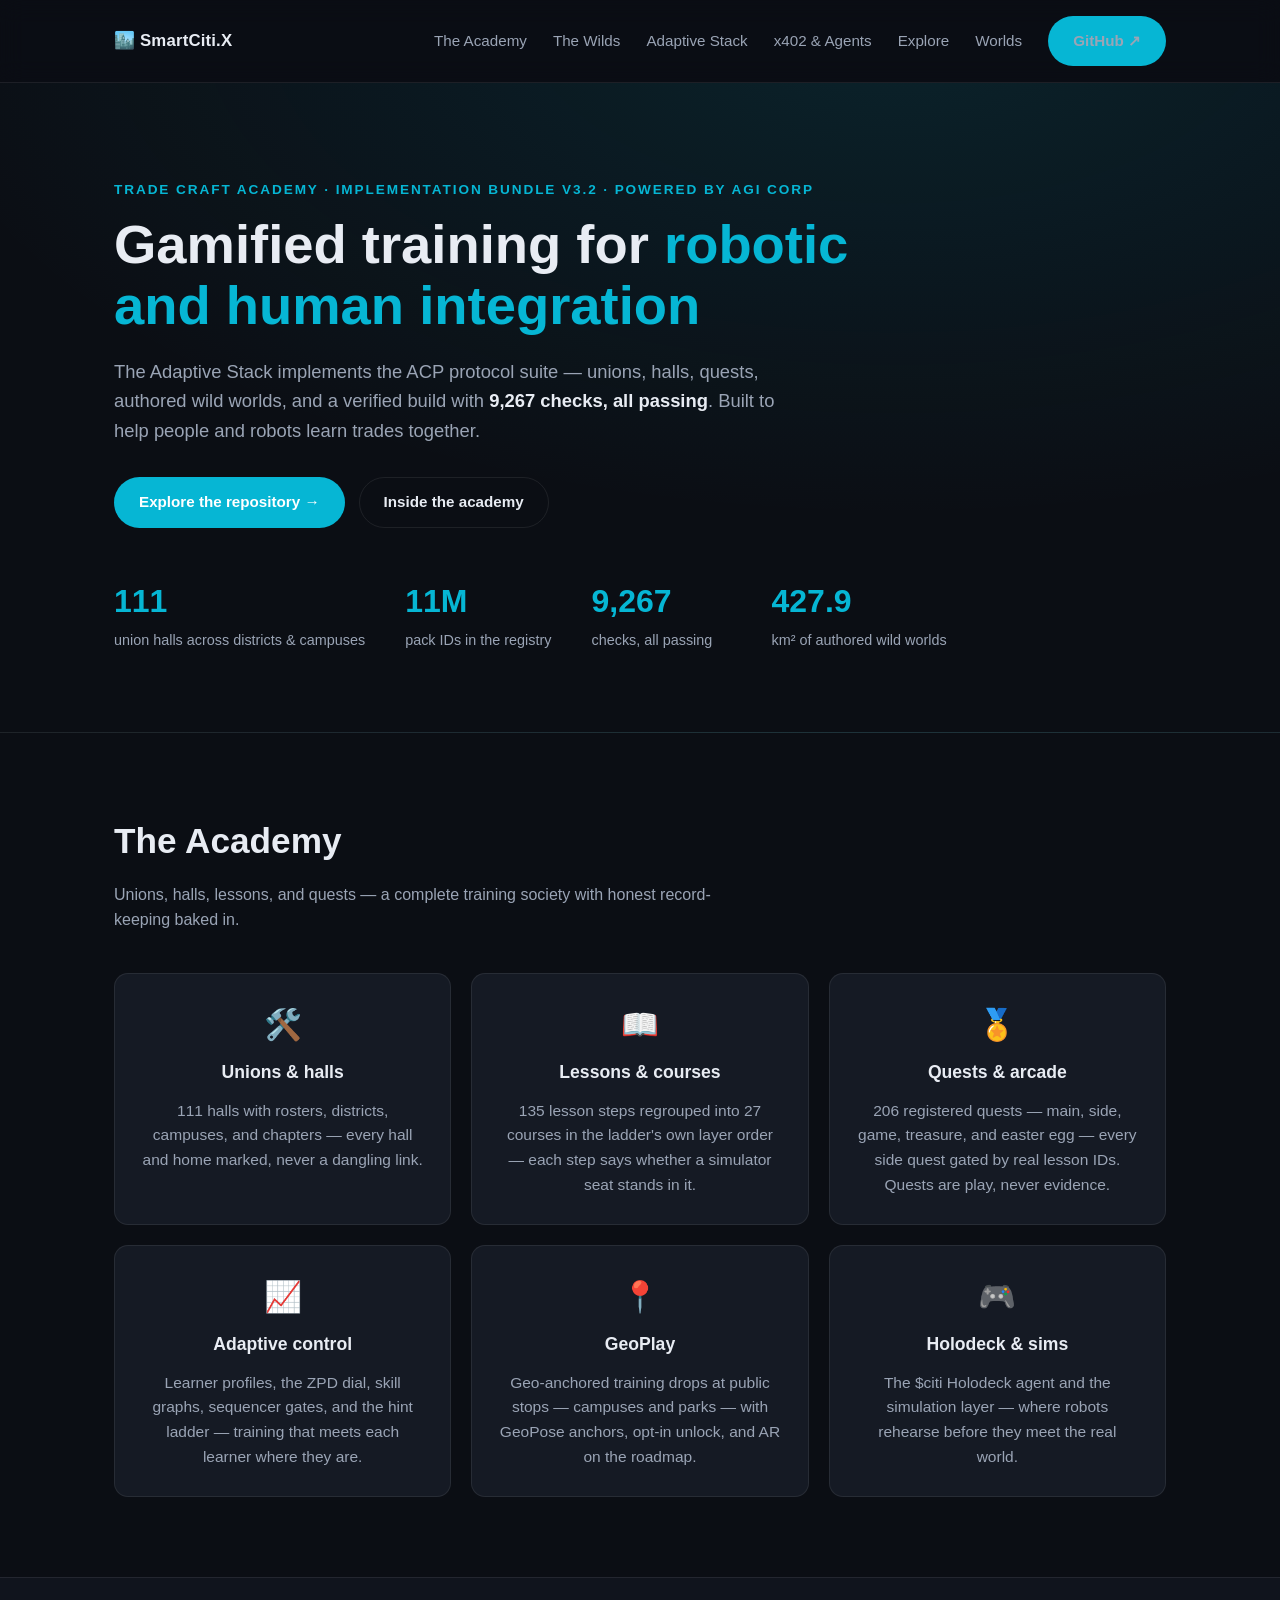
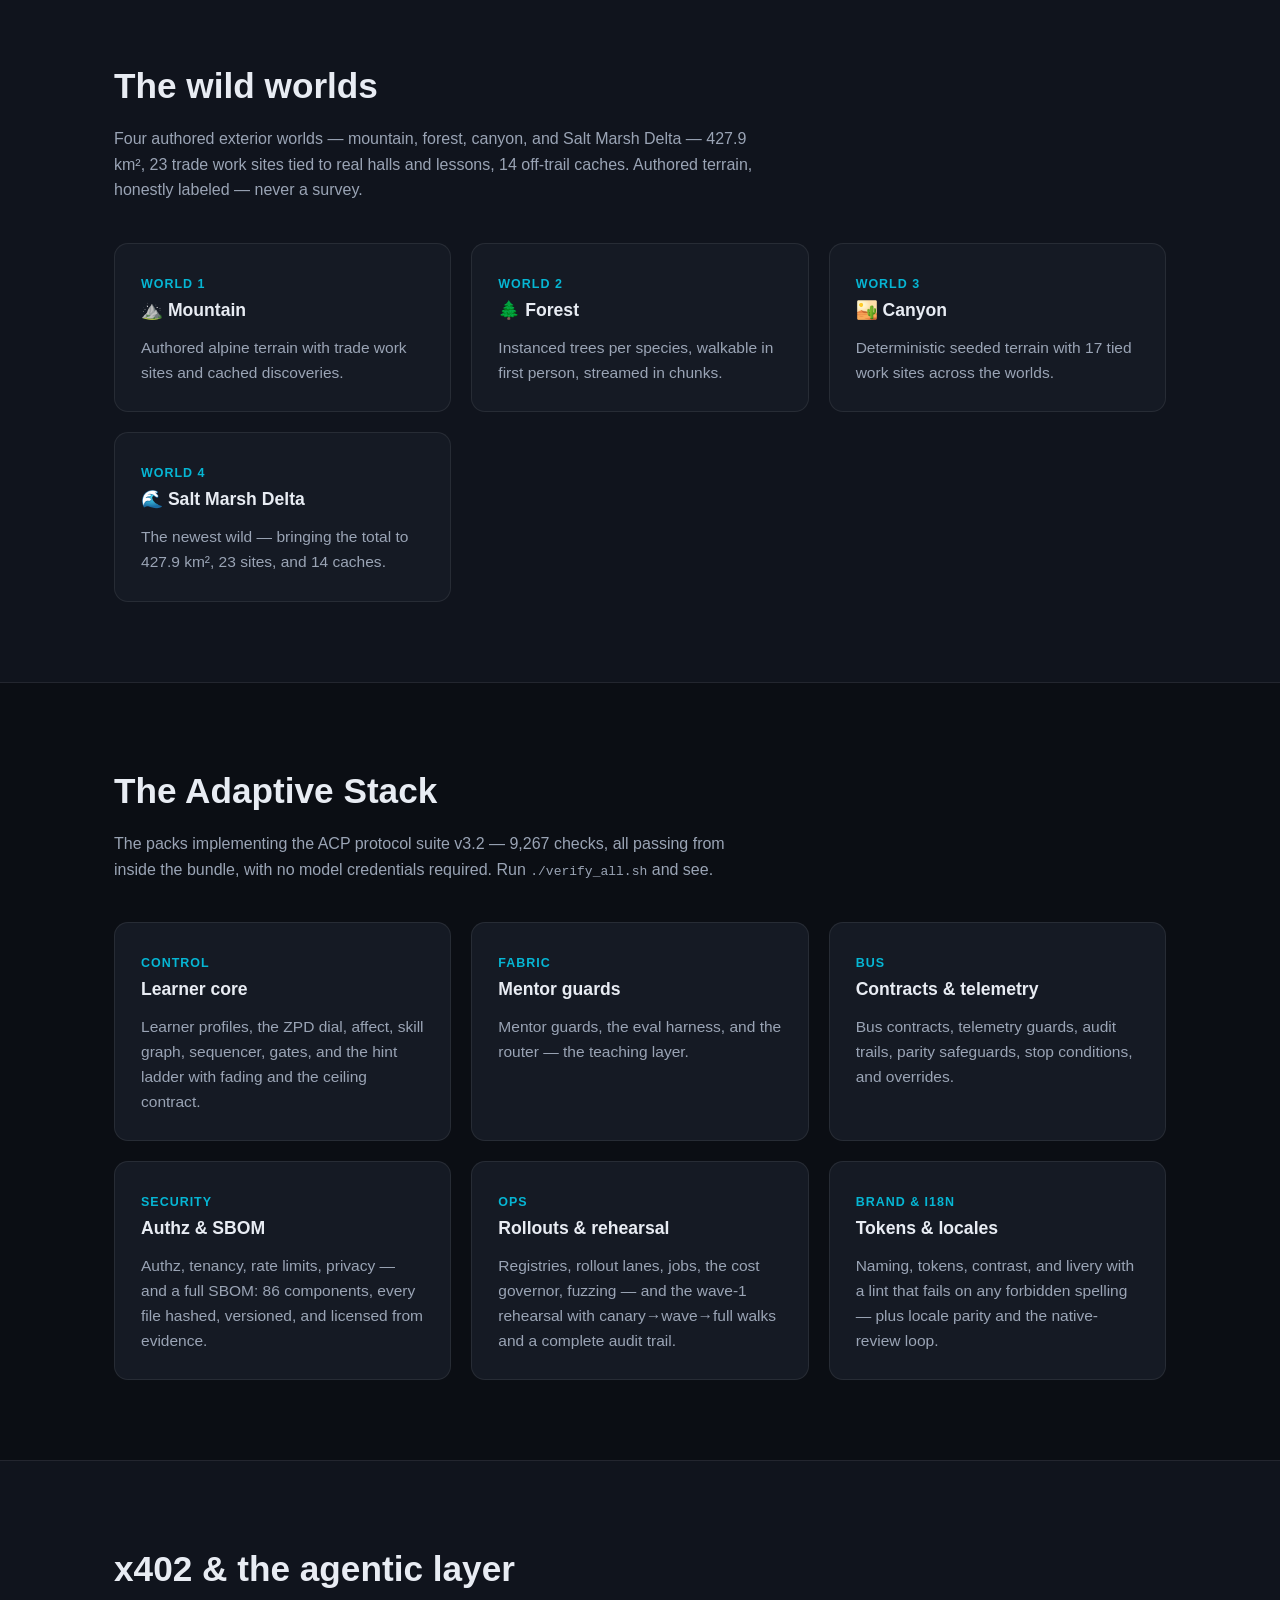
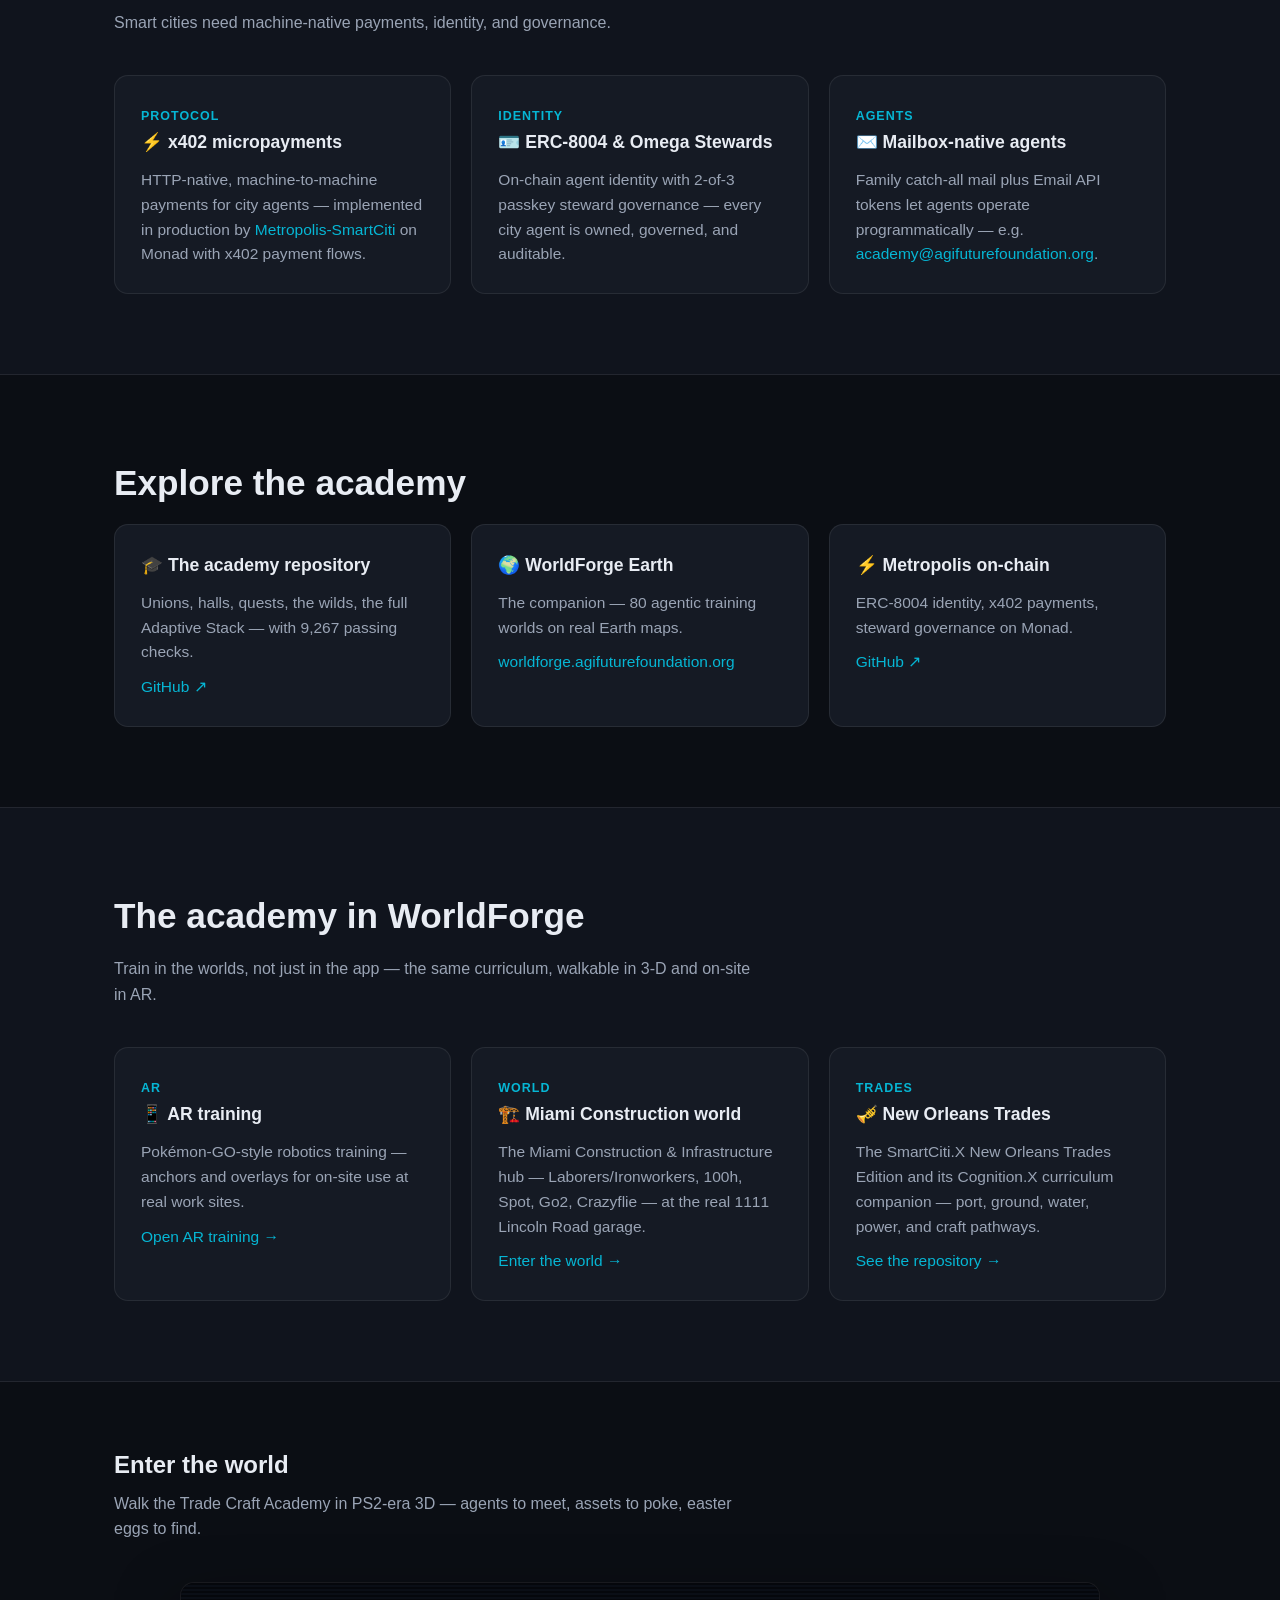
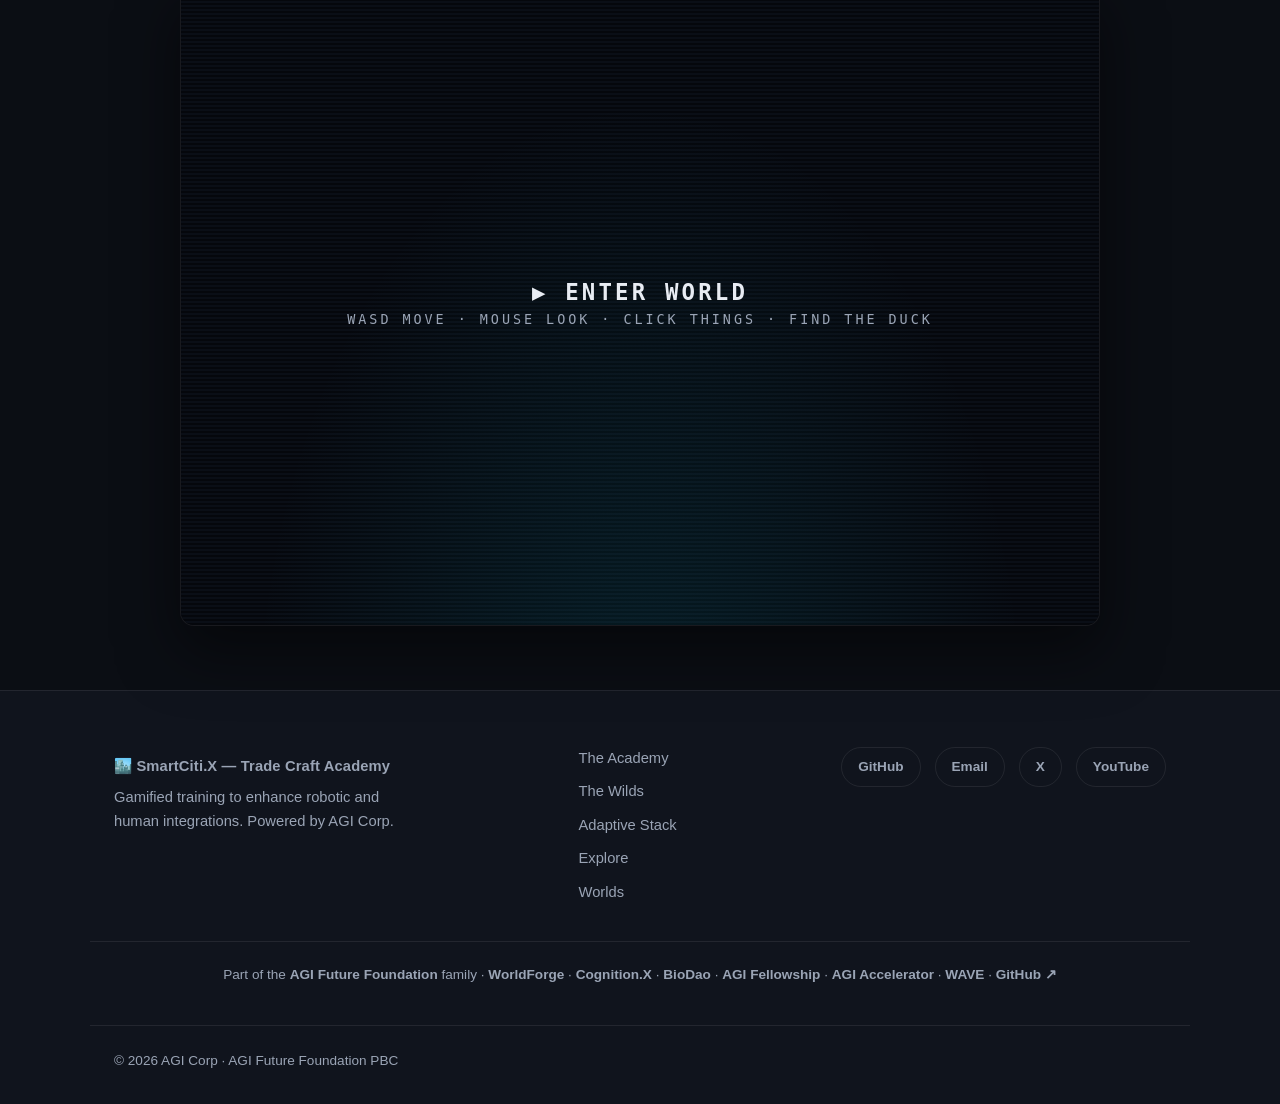
<file: index.html>
<!DOCTYPE html>
<html lang="en">
<head>
  <meta charset="UTF-8" />
  <meta name="viewport" content="width=device-width, initial-scale=1.0" />
  <title>SmartCiti.X — Trade Craft Academy</title>
  <meta name="description" content="SmartCiti.X Trade Craft Academy — gamified training to enhance robotic and human integrations. 111 union halls, authored wilds worlds, quests, and the Adaptive Stack. Powered by AGI Corp." />
  <link rel="canonical" href="https://smartcitix.agifuturefoundation.org/" />
  <meta property="og:title" content="SmartCiti.X — Trade Craft Academy" />
  <meta property="og:description" content="SmartCiti.X Trade Craft Academy — gamified training to enhance robotic and human integrations. 111 union halls, authored wilds worlds, quests, and the Adaptive Stack. Powered by AGI Corp." />
  <meta property="og:type" content="website" />
  <meta property="og:url" content="https://smartcitix.agifuturefoundation.org" />
  <meta name="twitter:card" content="summary_large_image" />
  <meta name="twitter:title" content="SmartCiti.X — Trade Craft Academy" />
  <meta name="twitter:description" content="SmartCiti.X Trade Craft Academy — gamified training to enhance robotic and human integrations. 111 union halls, authored wilds worlds, quests, and the Adaptive Stack. Powered by AGI Corp." />
  <meta name="theme-color" content="#0b0e14" />
  <link rel="icon" href="data:image/svg+xml,%3Csvg xmlns='http://www.w3.org/2000/svg' viewBox='0 0 32 32'%3E%3Ccircle cx='16' cy='16' r='14' fill='%2306b6d4'/%3E%3C/svg%3E" />
  <link rel="stylesheet" href="styles.css" />
  <link rel="stylesheet" href="world/world.css" />
</head>
<body>
  <header class="site-header">
    <nav class="nav container">
      <a class="brand" href="#top">🏙️ SmartCiti.X</a>
      <button class="nav-toggle" aria-label="Toggle menu" aria-expanded="false"><span></span><span></span><span></span></button>
      <ul class="nav-links" id="navLinks">
        <li><a href="#academy">The Academy</a></li>
        <li><a href="#wilds">The Wilds</a></li>
        <li><a href="#stack">Adaptive Stack</a></li>
        <li><a href="#protocol">x402 &amp; Agents</a></li>
        <li><a href="#explore">Explore</a></li>
        <li><a href="#worlds">Worlds</a></li>
        <li><a href="https://github.com/AGIFutureFoundation/SmartCiti.X" target="_blank" rel="noopener" class="btn btn-primary">GitHub ↗</a></li>
      </ul>
    </nav>
  </header>

  <main id="top">
    <!-- HERO -->
    <section class="hero">
      <div class="container hero-inner">
        <p class="eyebrow">Trade Craft Academy · implementation bundle v3.2 · powered by AGI Corp</p>
        <h1>Gamified training for <span class="accent">robotic and human integration</span></h1>
        <p class="lead">The Adaptive Stack implements the ACP protocol suite — unions, halls, quests, authored wild worlds, and a verified build with <strong>9,267 checks, all passing</strong>. Built to help people and robots learn trades together.</p>
        <div class="hero-actions">
          <a href="https://github.com/AGIFutureFoundation/SmartCiti.X" target="_blank" rel="noopener" class="btn btn-primary">Explore the repository →</a>
          <a href="#academy" class="btn btn-ghost">Inside the academy</a>
        </div>
        <div class="stats-grid">
          <div class="stat"><span class="stat-number">111</span><span class="stat-label">union halls across districts &amp; campuses</span></div>
          <div class="stat"><span class="stat-number">11M</span><span class="stat-label">pack IDs in the registry</span></div>
          <div class="stat"><span class="stat-number">9,267</span><span class="stat-label">checks, all passing</span></div>
          <div class="stat"><span class="stat-number">427.9</span><span class="stat-label">km² of authored wild worlds</span></div>
        </div>
      </div>
    </section>

    <!-- THE ACADEMY -->
    <section id="academy" class="section">
      <div class="container">
        <h2 class="section-title">The Academy</h2>
        <p class="section-sub">Unions, halls, lessons, and quests — a complete training society with honest record-keeping baked in.</p>
        <div class="grid-3">
          <article class="card mechanism"><div class="mech-icon">🛠️</div><h3>Unions &amp; halls</h3><p>111 halls with rosters, districts, campuses, and chapters — every hall and home marked, never a dangling link.</p></article>
          <article class="card mechanism"><div class="mech-icon">📖</div><h3>Lessons &amp; courses</h3><p>135 lesson steps regrouped into 27 courses in the ladder's own layer order — each step says whether a simulator seat stands in it.</p></article>
          <article class="card mechanism"><div class="mech-icon">🏅</div><h3>Quests &amp; arcade</h3><p>206 registered quests — main, side, game, treasure, and easter egg — every side quest gated by real lesson IDs. Quests are play, never evidence.</p></article>
          <article class="card mechanism"><div class="mech-icon">📈</div><h3>Adaptive control</h3><p>Learner profiles, the ZPD dial, skill graphs, sequencer gates, and the hint ladder — training that meets each learner where they are.</p></article>
          <article class="card mechanism"><div class="mech-icon">📍</div><h3>GeoPlay</h3><p>Geo-anchored training drops at public stops — campuses and parks — with GeoPose anchors, opt-in unlock, and AR on the roadmap.</p></article>
          <article class="card mechanism"><div class="mech-icon">🎮</div><h3>Holodeck &amp; sims</h3><p>The $citi Holodeck agent and the simulation layer — where robots rehearse before they meet the real world.</p></article>
        </div>
      </div>
    </section>
    <!-- THE WILDS -->
    <section id="wilds" class="section section-alt">
      <div class="container">
        <h2 class="section-title">The wild worlds</h2>
        <p class="section-sub">Four authored exterior worlds — mountain, forest, canyon, and Salt Marsh Delta — 427.9 km², 23 trade work sites tied to real halls and lessons, 14 off-trail caches. Authored terrain, honestly labeled — never a survey.</p>
        <div class="grid-3">
          <article class="card"><span class="article-cat">World 1</span><h3>⛰️ Mountain</h3><p>Authored alpine terrain with trade work sites and cached discoveries.</p></article>
          <article class="card"><span class="article-cat">World 2</span><h3>🌲 Forest</h3><p>Instanced trees per species, walkable in first person, streamed in chunks.</p></article>
          <article class="card"><span class="article-cat">World 3</span><h3>🏜️ Canyon</h3><p>Deterministic seeded terrain with 17 tied work sites across the worlds.</p></article>
          <article class="card"><span class="article-cat">World 4</span><h3>🌊 Salt Marsh Delta</h3><p>The newest wild — bringing the total to 427.9 km², 23 sites, and 14 caches.</p></article>
        </div>
      </div>
    </section>

    <!-- THE ADAPTIVE STACK -->
    <section id="stack" class="section">
      <div class="container">
        <h2 class="section-title">The Adaptive Stack</h2>
        <p class="section-sub">The packs implementing the ACP protocol suite v3.2 — 9,267 checks, all passing from inside the bundle, with no model credentials required. Run <code>./verify_all.sh</code> and see.</p>
        <div class="grid-3">
          <article class="card"><span class="article-cat">Control</span><h3>Learner core</h3><p>Learner profiles, the ZPD dial, affect, skill graph, sequencer, gates, and the hint ladder with fading and the ceiling contract.</p></article>
          <article class="card"><span class="article-cat">Fabric</span><h3>Mentor guards</h3><p>Mentor guards, the eval harness, and the router — the teaching layer.</p></article>
          <article class="card"><span class="article-cat">Bus</span><h3>Contracts &amp; telemetry</h3><p>Bus contracts, telemetry guards, audit trails, parity safeguards, stop conditions, and overrides.</p></article>
          <article class="card"><span class="article-cat">Security</span><h3>Authz &amp; SBOM</h3><p>Authz, tenancy, rate limits, privacy — and a full SBOM: 86 components, every file hashed, versioned, and licensed from evidence.</p></article>
          <article class="card"><span class="article-cat">Ops</span><h3>Rollouts &amp; rehearsal</h3><p>Registries, rollout lanes, jobs, the cost governor, fuzzing — and the wave-1 rehearsal with canary→wave→full walks and a complete audit trail.</p></article>
          <article class="card"><span class="article-cat">Brand &amp; i18n</span><h3>Tokens &amp; locales</h3><p>Naming, tokens, contrast, and livery with a lint that fails on any forbidden spelling — plus locale parity and the native-review loop.</p></article>
        </div>
      </div>
    </section>

    <!-- x402 & AGENTS -->
    <section id="protocol" class="section section-alt">
      <div class="container">
        <h2 class="section-title">x402 &amp; the agentic layer</h2>
        <p class="section-sub">Smart cities need machine-native payments, identity, and governance.</p>
        <div class="grid-3">
          <article class="card"><span class="article-cat">Protocol</span><h3>⚡ x402 micropayments</h3><p>HTTP-native, machine-to-machine payments for city agents — implemented in production by <a href="https://github.com/AGIFutureFoundation/Metropolis-SmartCiti" target="_blank" rel="noopener">Metropolis-SmartCiti</a> on Monad with x402 payment flows.</p></article>
          <article class="card"><span class="article-cat">Identity</span><h3>🪪 ERC-8004 &amp; Omega Stewards</h3><p>On-chain agent identity with 2-of-3 passkey steward governance — every city agent is owned, governed, and auditable.</p></article>
          <article class="card"><span class="article-cat">Agents</span><h3>✉️ Mailbox-native agents</h3><p>Family catch-all mail plus Email API tokens let agents operate programmatically — e.g. <a href="mailto:academy@agifuturefoundation.org">academy@agifuturefoundation.org</a>.</p></article>
        </div>
      </div>
    </section>
    <!-- EXPLORE -->
    <section id="explore" class="section">
      <div class="container">
        <h2 class="section-title">Explore the academy</h2>
        <div class="grid-3">
          <article class="card"><h3>🎓 The academy repository</h3><p>Unions, halls, quests, the wilds, the full Adaptive Stack — with 9,267 passing checks.</p><p style="margin-top:10px"><a href="https://github.com/AGIFutureFoundation/SmartCiti.X" target="_blank" rel="noopener">GitHub ↗</a></p></article>
          <article class="card"><h3>🌍 WorldForge Earth</h3><p>The companion — 80 agentic training worlds on real Earth maps.</p><p style="margin-top:10px"><a href="https://worldforge.agifuturefoundation.org">worldforge.agifuturefoundation.org</a></p></article>
          <article class="card"><h3>⚡ Metropolis on-chain</h3><p>ERC-8004 identity, x402 payments, steward governance on Monad.</p><p style="margin-top:10px"><a href="https://github.com/AGIFutureFoundation/Metropolis-SmartCiti" target="_blank" rel="noopener">GitHub ↗</a></p></article>
        </div>
      </div>
    </section>

    <!-- WORLDS / AR-VR -->
    <section id="worlds" class="section section-alt">
      <div class="container">
        <h2 class="section-title">The academy in WorldForge</h2>
        <p class="section-sub">Train in the worlds, not just in the app — the same curriculum, walkable in 3-D and on-site in AR.</p>
        <div class="grid-3">
          <article class="card"><span class="article-cat">AR</span><h3>📱 AR training</h3><p>Pokémon-GO-style robotics training — anchors and overlays for on-site use at real work sites.</p><p style="margin-top:10px"><a href="https://agifuturefoundation.github.io/WorldForge-Browser/earth/ar-training.html" target="_blank" rel="noopener">Open AR training →</a></p></article>
          <article class="card"><span class="article-cat">World</span><h3>🏗️ Miami Construction world</h3><p>The Miami Construction &amp; Infrastructure hub — Laborers/Ironworkers, 100h, Spot, Go2, Crazyflie — at the real 1111 Lincoln Road garage.</p><p style="margin-top:10px"><a href="https://agifuturefoundation.github.io/WorldForge-Browser/earth/world.html?world=s12-parking-smart-x" target="_blank" rel="noopener">Enter the world →</a></p></article>
          <article class="card"><span class="article-cat">Trades</span><h3>🎺 New Orleans Trades</h3><p>The SmartCiti.X New Orleans Trades Edition and its Cognition.X curriculum companion — port, ground, water, power, and craft pathways.</p><p style="margin-top:10px"><a href="https://github.com/AGIFutureFoundation/SmartCiti.X" target="_blank" rel="noopener">See the repository →</a></p></article>
        </div>
      </div>
    </section>
  
<section class="section" id="world-section">
  <div class="container">
    <h2>Enter the world</h2>
    <p class="section-sub">Walk the Trade Craft Academy in PS2-era 3D — agents to meet, assets to poke, easter eggs to find.</p>
    <div id="agif-world-wrap">
      <button id="agif-world-enter">▶ ENTER WORLD<small>WASD MOVE · MOUSE LOOK · CLICK THINGS · FIND THE DUCK</small></button>
      <canvas id="agif-world-canvas" hidden></canvas>
      <div id="agif-world-hud" hidden></div>
    </div>
  </div>
</section>
<script src="world/scene.js"></script>
<script>
(function () {
  var b = document.getElementById("agif-world-enter");
  if (!b) return;
  b.addEventListener("click", function () {
    b.remove();
    document.getElementById("agif-world-canvas").hidden = false;
    document.getElementById("agif-world-hud").hidden = false;
    var s = document.createElement("script");
    s.type = "module"; s.src = "world/engine.js";
    document.head.appendChild(s);
    setTimeout(function () {
      if (!window.AGIF_WORLD_OK) {
        document.getElementById("agif-world-hud").innerHTML =
          '<div style="position:absolute;inset:0;display:flex;align-items:center;justify-content:center;color:#9aa4b5;font:600 12px/1.8 monospace;letter-spacing:.14em;text-align:center;padding:20px;text-transform:uppercase">The world needs WebGL + CDN access<br/>The venture continues in 2D above</div>';
      }
    }, 5000);
  });
})();
</script>

</main>

  <footer class="site-footer">
    <div class="container footer-inner">
      <div class="footer-brand">
        <p class="brand">🏙️ SmartCiti.X — Trade Craft Academy</p>
        <p>Gamified training to enhance robotic and human integrations. Powered by AGI Corp.</p>
      </div>
      <nav class="footer-nav">
        <a href="#academy">The Academy</a><a href="#wilds">The Wilds</a><a href="#stack">Adaptive Stack</a><a href="#explore">Explore</a><a href="#worlds">Worlds</a>
      </nav>
      <div class="social-links">
        <a href="https://github.com/AGIFutureFoundation/SmartCiti.X" aria-label="GitHub" rel="noopener" target="_blank">GitHub</a>
        <a href="mailto:academy@agifuturefoundation.org">Email</a>
        <a href="#" aria-label="X (Twitter)" rel="noopener" target="_blank">X</a>
        <a href="#" aria-label="YouTube" rel="noopener" target="_blank">YouTube</a>
      </div>
    </div>
    <div class="container family-bar">
      <p>Part of the <a href="https://agifuturefoundation.org">AGI Future Foundation</a> family · <a href="https://worldforge.agifuturefoundation.org">WorldForge</a> · <a href="https://cognitionx.agifuturefoundation.org">Cognition.X</a> · <a href="https://biodao.agifuturefoundation.org">BioDao</a> · <a href="https://agifellowship.church">AGI Fellowship</a> · <a href="https://agi.lease">AGI Accelerator</a> · <a href="https://bioacoustics.cloud">WAVE</a> · <a href="https://github.com/AGIFutureFoundation">GitHub ↗</a></p>
    </div>
    <div class="container footer-bottom"><p>© 2026 AGI Corp · AGI Future Foundation PBC</p></div>
  </footer>
  <script src="script.js"></script>
</body>
</html>
</file>
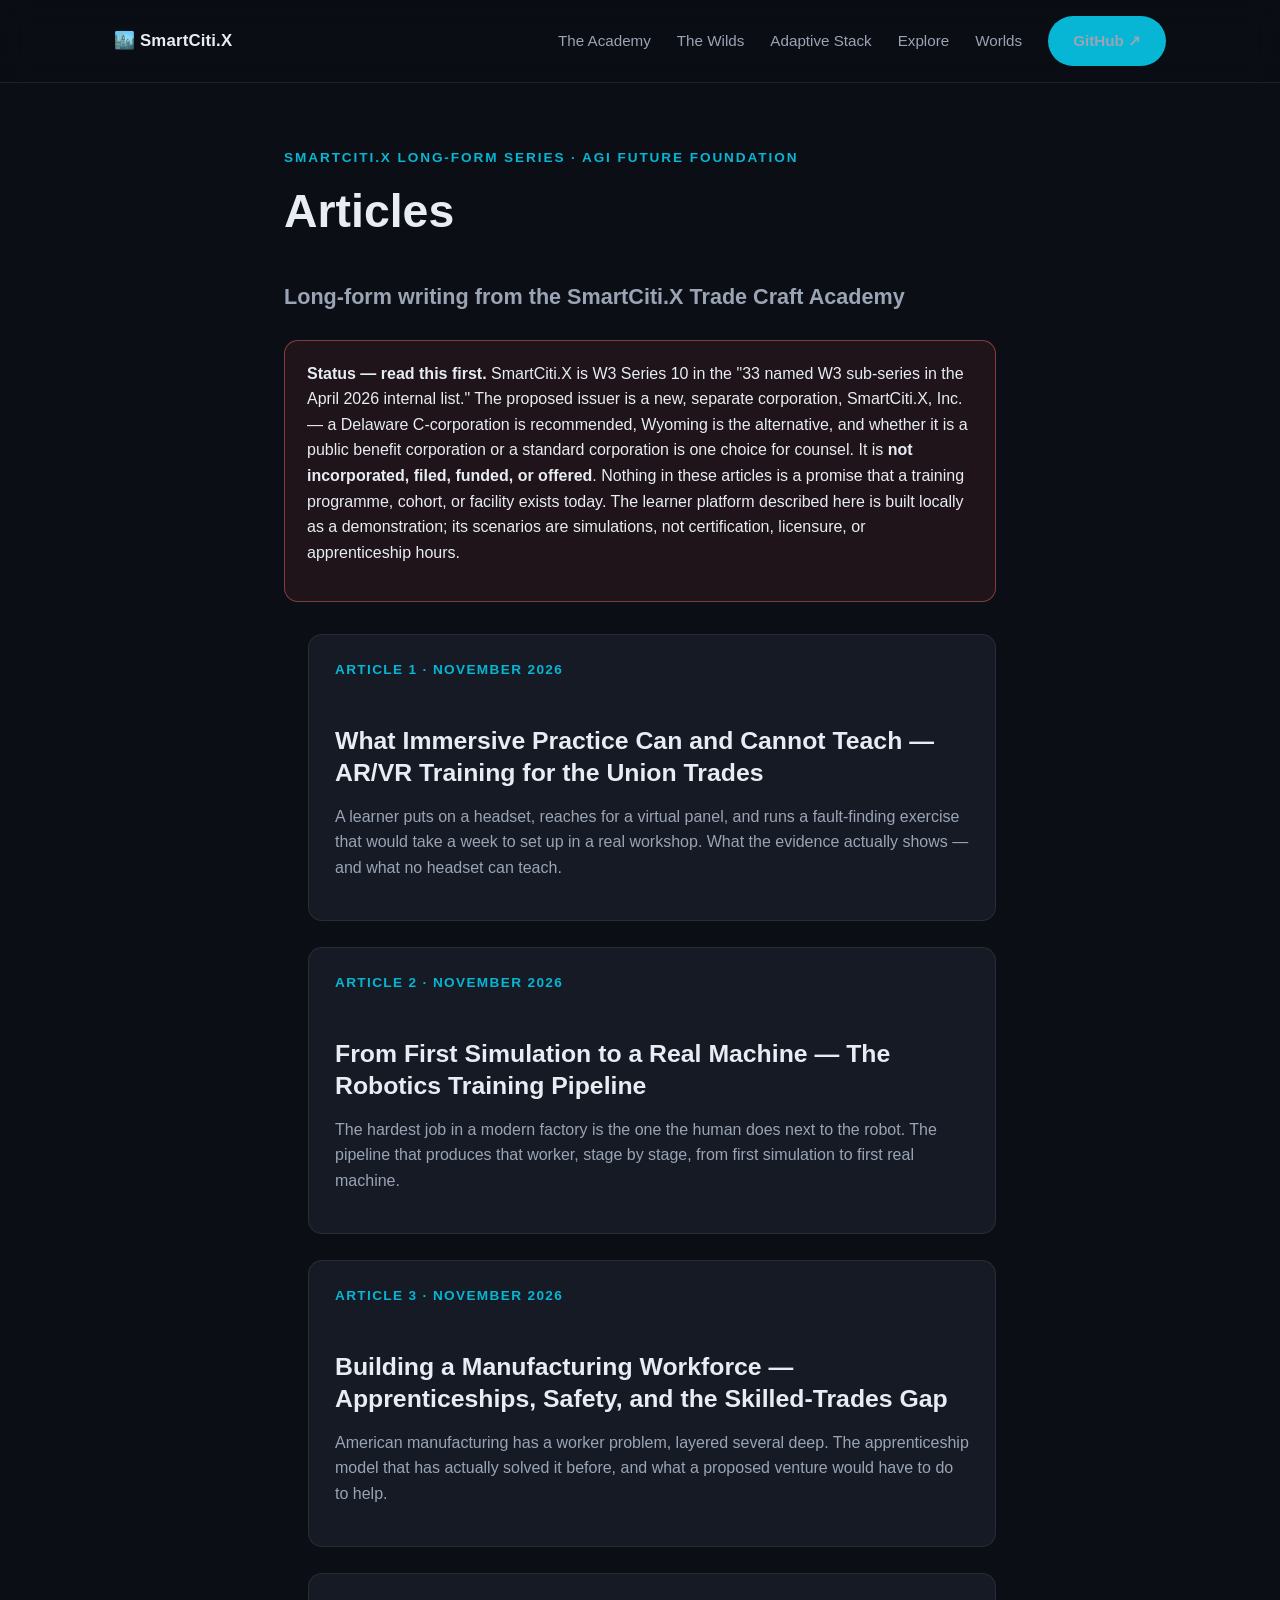
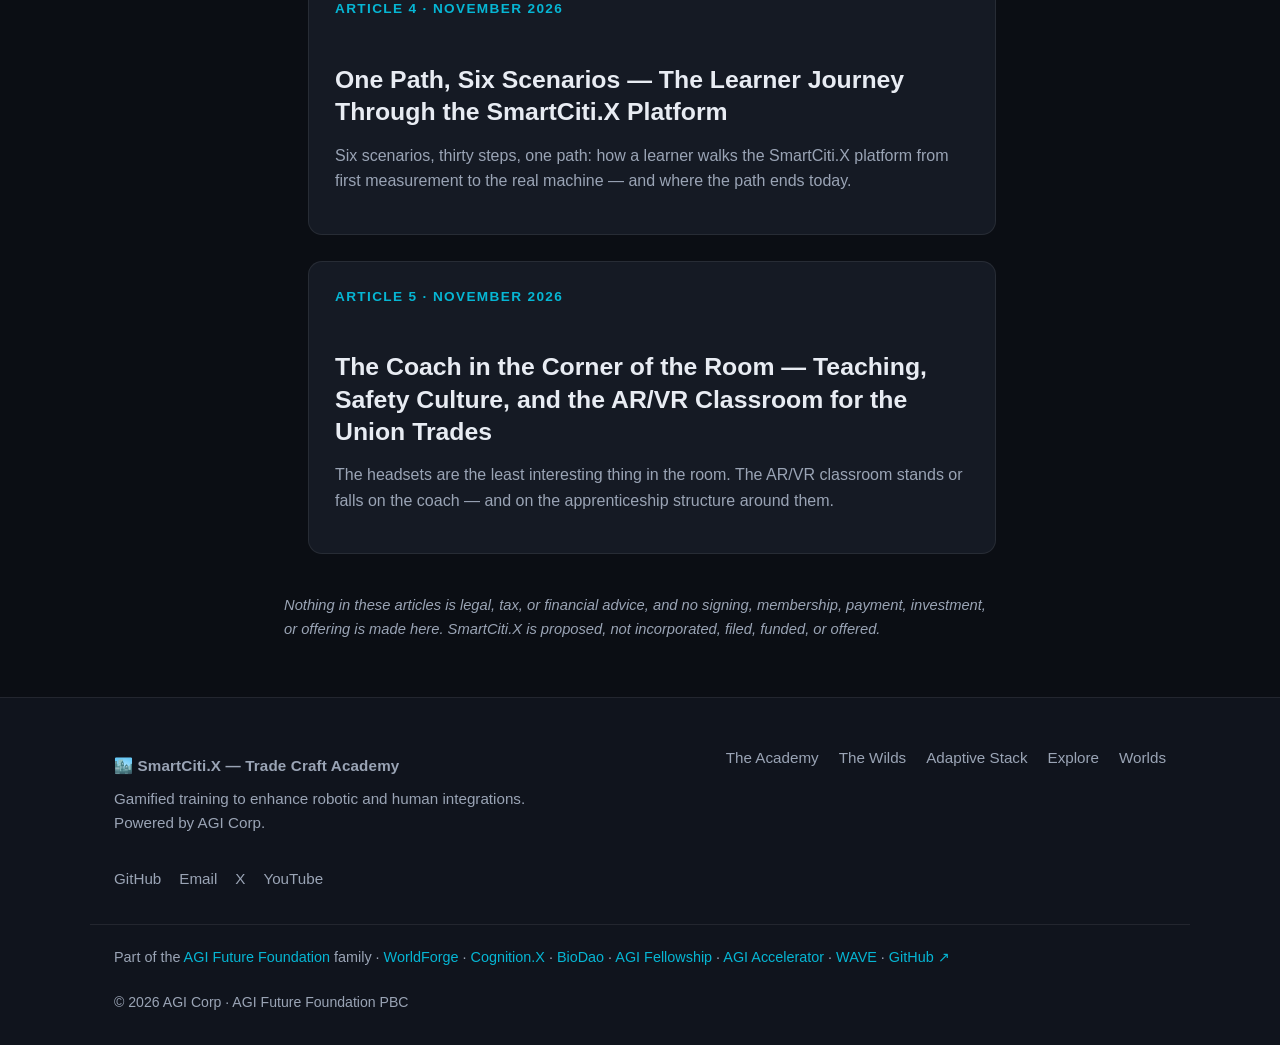
<file: articles/index.html>
<!DOCTYPE html>
<html lang="en">
<head>
  <meta charset="UTF-8" />
  <meta name="viewport" content="width=device-width, initial-scale=1.0" />
  <title>Articles — SmartCiti.X</title>
  <meta name="description" content="Long-form articles from SmartCiti.X: immersive training for the union trades, the robotics training pipeline, the manufacturing workforce, the learner journey, and the AR/VR classroom." />
  <link rel="canonical" href="https://smartcitix.agifuturefoundation.org/articles/index.html" />
  <meta property="og:title" content="Articles — SmartCiti.X" />
  <meta property="og:description" content="Long-form articles from SmartCiti.X: immersive training for the union trades, the robotics training pipeline, the manufacturing workforce, the learner journey, and the AR/VR classroom." />
  <meta property="og:type" content="website" />
  <meta property="og:url" content="https://smartcitix.agifuturefoundation.org/articles/index.html" />
  <meta name="twitter:card" content="summary_large_image" />
  <meta name="twitter:title" content="Articles — SmartCiti.X" />
  <meta name="theme-color" content="#0b0e14" />
  <link rel="icon" href="data:image/svg+xml,%3Csvg xmlns='http://www.w3.org/2000/svg' viewBox='0 0 32 32'%3E%3Ccircle cx='16' cy='16' r='14' fill='%2306b6d4'/%3E%3C/svg%3E" />
  <style>
    :root { --accent: #06b6d4; --accent-soft: rgba(6, 182, 212, 0.12); --bg: #0b0e14; --bg-alt: #10141d; --panel: #151a24; --border: rgba(255, 255, 255, 0.08); --text: #e8ecf3; --text-muted: #9aa4b5; --danger: #ff6b6b; --success: #2ecc8f; --radius: 14px; --maxw: 1100px; }
    * { margin: 0; padding: 0; box-sizing: border-box; }
    html { scroll-behavior: smooth; }
    body { font-family: "Inter", -apple-system, BlinkMacSystemFont, "Segoe UI", Roboto, sans-serif; background: var(--bg); color: var(--text); line-height: 1.6; -webkit-font-smoothing: antialiased; }
    .container { max-width: var(--maxw); margin: 0 auto; padding: 0 24px; }
    a { color: var(--accent); text-decoration: none; }
    a:hover { text-decoration: underline; }
    .site-header { position: sticky; top: 0; z-index: 50; background: rgba(11, 14, 20, 0.85); backdrop-filter: blur(12px); border-bottom: 1px solid var(--border); }
    .nav { display: flex; align-items: center; justify-content: space-between; padding: 16px 24px; }
    .brand { font-weight: 700; color: var(--text); font-size: 1.05rem; letter-spacing: 0.01em; }
    .brand:hover { text-decoration: none; }
    .nav-links { display: flex; align-items: center; gap: 26px; list-style: none; }
    .nav-links a { color: var(--text-muted); font-size: 0.95rem; }
    .nav-links a:hover { color: var(--text); text-decoration: none; }
    .btn { display: inline-block; padding: 12px 24px; border-radius: 999px; font-weight: 600; font-size: 0.95rem; border: 1px solid transparent; cursor: pointer; }
    .btn-primary { background: var(--accent); color: #fff; }
    article.article { max-width: 760px; margin: 0 auto; padding: 64px 24px 40px; }
    .eyebrow { color: var(--accent); font-size: 0.85rem; font-weight: 600; text-transform: uppercase; letter-spacing: 0.14em; margin-bottom: 14px; }
    article.article h1 { font-size: clamp(2rem, 4.5vw, 2.9rem); line-height: 1.15; margin-bottom: 10px; }
    article.article h2.subtitle { font-size: 1.35rem; font-weight: 600; color: var(--text-muted); line-height: 1.35; margin-bottom: 28px; }
    article.article h2 { font-size: 1.55rem; line-height: 1.3; margin: 44px 0 14px; }
    article.article p { margin-bottom: 16px; }
    article.article strong { color: var(--text); }
    article.article ul, article.article ol { margin: 0 0 16px 0; padding-left: 24px; }
    article.article li { margin-bottom: 8px; }
    .status-box { background: rgba(255, 107, 107, 0.08); border: 1px solid rgba(255, 107, 107, 0.45); border-radius: var(--radius); padding: 20px 22px; margin: 0 0 32px 0; }
    .status-box p { margin-bottom: 0; color: var(--text); }
    .status-box strong { color: var(--text); }
    .article-list { list-style: none; padding: 0; margin: 0; display: grid; gap: 18px; }
    .article-list .card { background: var(--panel); border: 1px solid var(--border); border-radius: var(--radius); padding: 24px 26px; }
    .article-list h2 { font-size: 1.25rem; margin: 0 0 6px 0; }
    .article-list h2 a { color: var(--text); }
    .article-list h2 a:hover { color: var(--accent); text-decoration: none; }
    .article-list p { color: var(--text-muted); margin-bottom: 0; }
    .article-list .meta { color: var(--accent); font-size: 0.85rem; font-weight: 600; text-transform: uppercase; letter-spacing: 0.1em; margin-bottom: 8px; }
    .disclaimer { color: var(--text-muted); font-style: italic; font-size: 0.92rem; margin-top: 32px; }
    .site-footer { border-top: 1px solid var(--border); padding: 48px 0 32px; background: var(--bg-alt); }
    .footer-inner { display: flex; flex-wrap: wrap; gap: 32px; justify-content: space-between; }
    .footer-brand p { color: var(--text-muted); font-size: 0.95rem; margin-top: 8px; max-width: 420px; }
    .footer-nav { display: flex; gap: 20px; flex-wrap: wrap; align-content: flex-start; }
    .footer-nav a { color: var(--text-muted); font-size: 0.95rem; }
    .social-links { display: flex; gap: 18px; }
    .social-links a { color: var(--text-muted); font-size: 0.95rem; }
    .family-bar { margin-top: 32px; padding-top: 20px; border-top: 1px solid var(--border); }
    .family-bar p { color: var(--text-muted); font-size: 0.9rem; line-height: 1.8; }
    .footer-bottom { margin-top: 20px; }
    .footer-bottom p { color: var(--text-muted); font-size: 0.88rem; }
    @media (max-width: 720px) { .nav-links { display: none; } article.article { padding-top: 44px; } }
  </style>
</head>
<body>
  <header class="site-header">
    <nav class="nav container">
      <a class="brand" href="https://smartcitix.agifuturefoundation.org/">🏙️ SmartCiti.X</a>
      <ul class="nav-links">
        <li><a href="https://smartcitix.agifuturefoundation.org/#academy">The Academy</a></li>
        <li><a href="https://smartcitix.agifuturefoundation.org/#wilds">The Wilds</a></li>
        <li><a href="https://smartcitix.agifuturefoundation.org/#stack">Adaptive Stack</a></li>
        <li><a href="https://smartcitix.agifuturefoundation.org/#explore">Explore</a></li>
        <li><a href="https://smartcitix.agifuturefoundation.org/#worlds">Worlds</a></li>
        <li><a href="https://github.com/AGIFutureFoundation/SmartCiti.X" target="_blank" rel="noopener" class="btn btn-primary">GitHub ↗</a></li>
      </ul>
    </nav>
  </header>
  <main>
  <article class="article">
    <p class="eyebrow">SmartCiti.X long-form series · AGI Future Foundation</p>
    <h1>Articles</h1>
    <h2 class="subtitle">Long-form writing from the SmartCiti.X Trade Craft Academy</h2>
    <aside class="status-box">
      <p><strong>Status — read this first.</strong> SmartCiti.X is W3 Series 10 in the "33 named W3 sub-series in the April 2026 internal list." The proposed issuer is a new, separate corporation, SmartCiti.X, Inc. — a Delaware C-corporation is recommended, Wyoming is the alternative, and whether it is a public benefit corporation or a standard corporation is one choice for counsel. It is <strong>not incorporated, filed, funded, or offered</strong>. Nothing in these articles is a promise that a training programme, cohort, or facility exists today. The learner platform described here is built locally as a demonstration; its scenarios are simulations, not certification, licensure, or apprenticeship hours.</p>
    </aside>
    <ul class="article-list">
      <li class="card">
        <p class="meta">Article 1 · November 2026</p>
        <h2><a href="https://smartcitix.agifuturefoundation.org/articles/ar-vr-trades-training.html">What Immersive Practice Can and Cannot Teach — AR/VR Training for the Union Trades</a></h2>
        <p>A learner puts on a headset, reaches for a virtual panel, and runs a fault-finding exercise that would take a week to set up in a real workshop. What the evidence actually shows — and what no headset can teach.</p>
      </li>
      <li class="card">
        <p class="meta">Article 2 · November 2026</p>
        <h2><a href="https://smartcitix.agifuturefoundation.org/articles/robotics-training-pipeline.html">From First Simulation to a Real Machine — The Robotics Training Pipeline</a></h2>
        <p>The hardest job in a modern factory is the one the human does next to the robot. The pipeline that produces that worker, stage by stage, from first simulation to first real machine.</p>
      </li>
      <li class="card">
        <p class="meta">Article 3 · November 2026</p>
        <h2><a href="https://smartcitix.agifuturefoundation.org/articles/manufacturing-workforce-apprenticeship.html">Building a Manufacturing Workforce — Apprenticeships, Safety, and the Skilled-Trades Gap</a></h2>
        <p>American manufacturing has a worker problem, layered several deep. The apprenticeship model that has actually solved it before, and what a proposed venture would have to do to help.</p>
      </li>
      <li class="card">
        <p class="meta">Article 4 · November 2026</p>
        <h2><a href="https://smartcitix.agifuturefoundation.org/articles/learner-journey-six-scenarios.html">One Path, Six Scenarios — The Learner Journey Through the SmartCiti.X Platform</a></h2>
        <p>Six scenarios, thirty steps, one path: how a learner walks the SmartCiti.X platform from first measurement to the real machine — and where the path ends today.</p>
      </li>
      <li class="card">
        <p class="meta">Article 5 · November 2026</p>
        <h2><a href="https://smartcitix.agifuturefoundation.org/articles/ar-vr-classroom-union-trades.html">The Coach in the Corner of the Room — Teaching, Safety Culture, and the AR/VR Classroom for the Union Trades</a></h2>
        <p>The headsets are the least interesting thing in the room. The AR/VR classroom stands or falls on the coach — and on the apprenticeship structure around them.</p>
      </li>
    </ul>
    <p class="disclaimer">Nothing in these articles is legal, tax, or financial advice, and no signing, membership, payment, investment, or offering is made here. SmartCiti.X is proposed, not incorporated, filed, funded, or offered.</p>
  </article>
  </main>
  <footer class="site-footer">
    <div class="container footer-inner">
      <div class="footer-brand">
        <p class="brand">🏙️ SmartCiti.X — Trade Craft Academy</p>
        <p>Gamified training to enhance robotic and human integrations. Powered by AGI Corp.</p>
      </div>
      <nav class="footer-nav">
        <a href="https://smartcitix.agifuturefoundation.org/#academy">The Academy</a><a href="https://smartcitix.agifuturefoundation.org/#wilds">The Wilds</a><a href="https://smartcitix.agifuturefoundation.org/#stack">Adaptive Stack</a><a href="https://smartcitix.agifuturefoundation.org/#explore">Explore</a><a href="https://smartcitix.agifuturefoundation.org/#worlds">Worlds</a>
      </nav>
      <div class="social-links">
        <a href="https://github.com/AGIFutureFoundation/SmartCiti.X" aria-label="GitHub" rel="noopener" target="_blank">GitHub</a>
        <a href="mailto:academy@agifuturefoundation.org">Email</a>
        <a href="#" aria-label="X (Twitter)" rel="noopener" target="_blank">X</a>
        <a href="#" aria-label="YouTube" rel="noopener" target="_blank">YouTube</a>
      </div>
    </div>
    <div class="container family-bar">
      <p>Part of the <a href="https://agifuturefoundation.org">AGI Future Foundation</a> family · <a href="https://worldforge.agifuturefoundation.org">WorldForge</a> · <a href="https://cognitionx.agifuturefoundation.org">Cognition.X</a> · <a href="https://biodao.agifuturefoundation.org">BioDao</a> · <a href="https://agifellowship.church">AGI Fellowship</a> · <a href="https://agi.lease">AGI Accelerator</a> · <a href="https://bioacoustics.cloud">WAVE</a> · <a href="https://github.com/AGIFutureFoundation">GitHub ↗</a></p>
    </div>
    <div class="container footer-bottom"><p>© 2026 AGI Corp · AGI Future Foundation PBC</p></div>
  </footer>
</body>
</html>
</file>
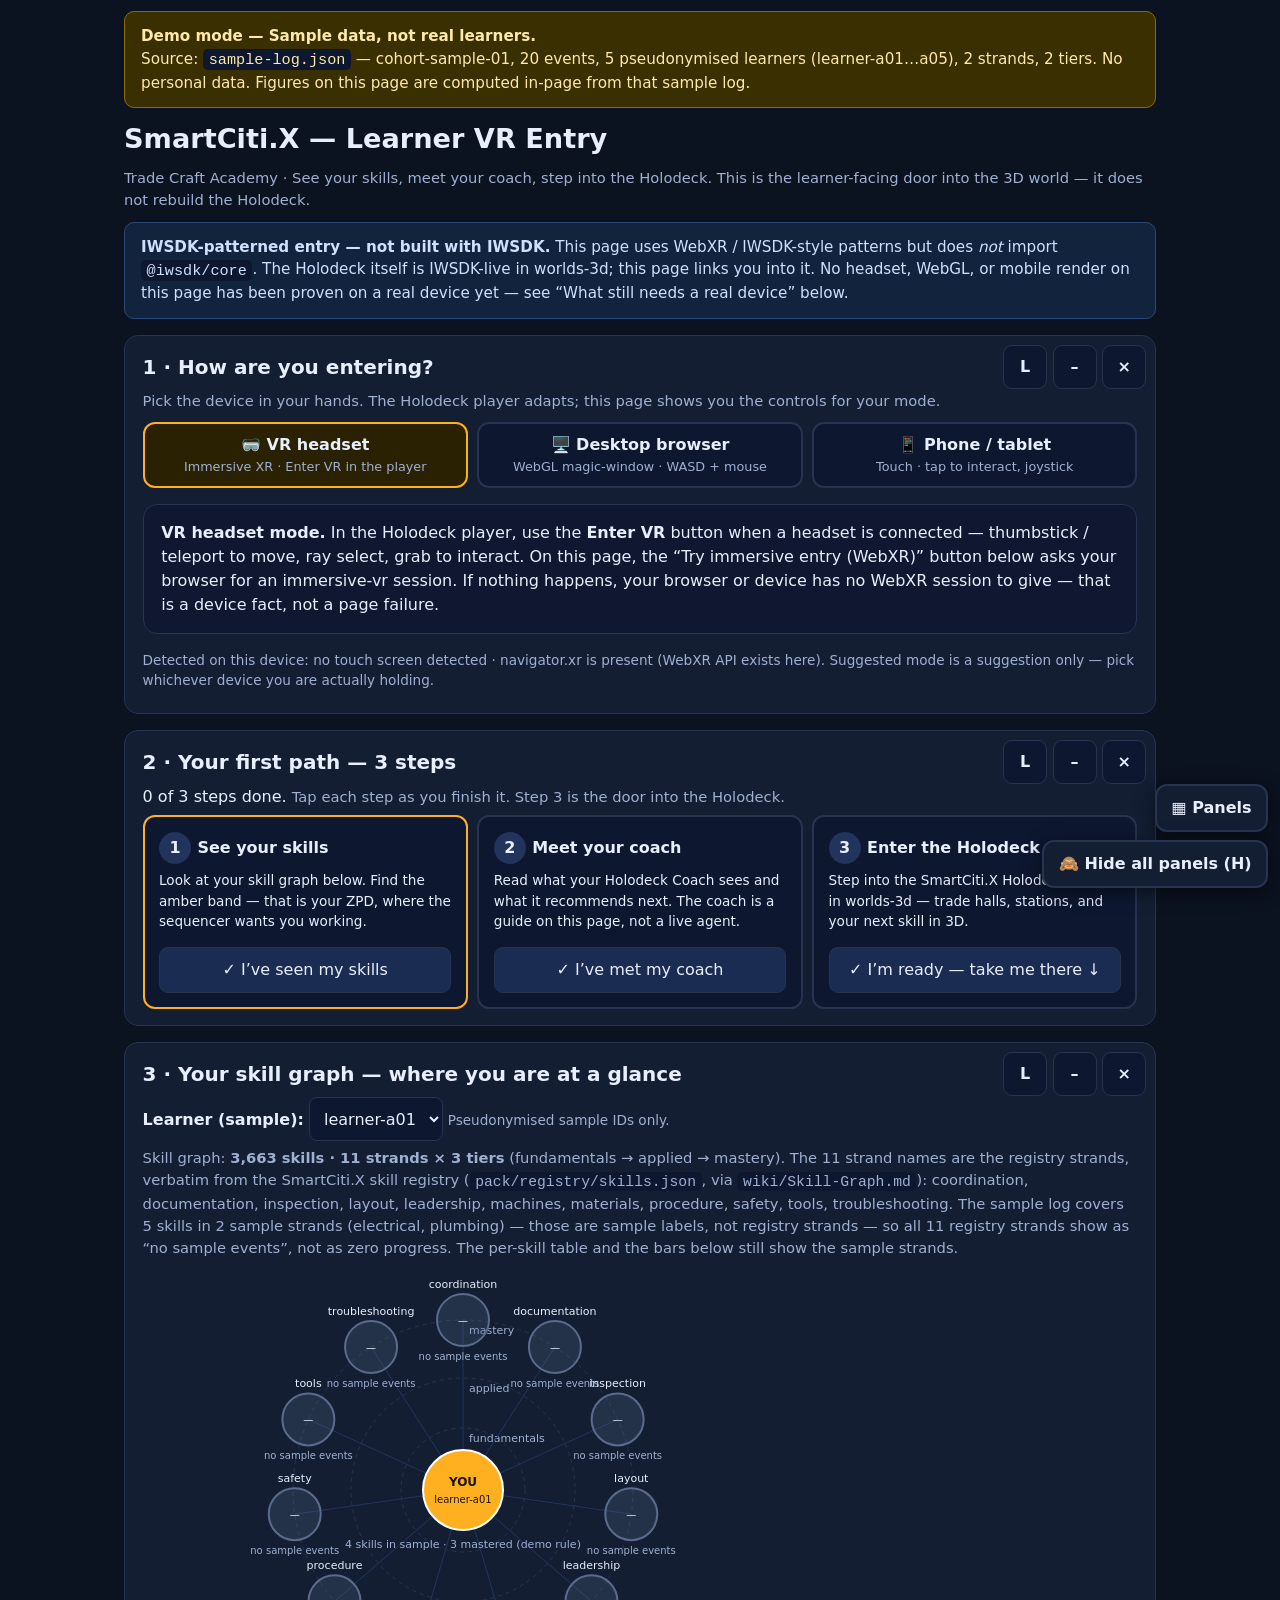
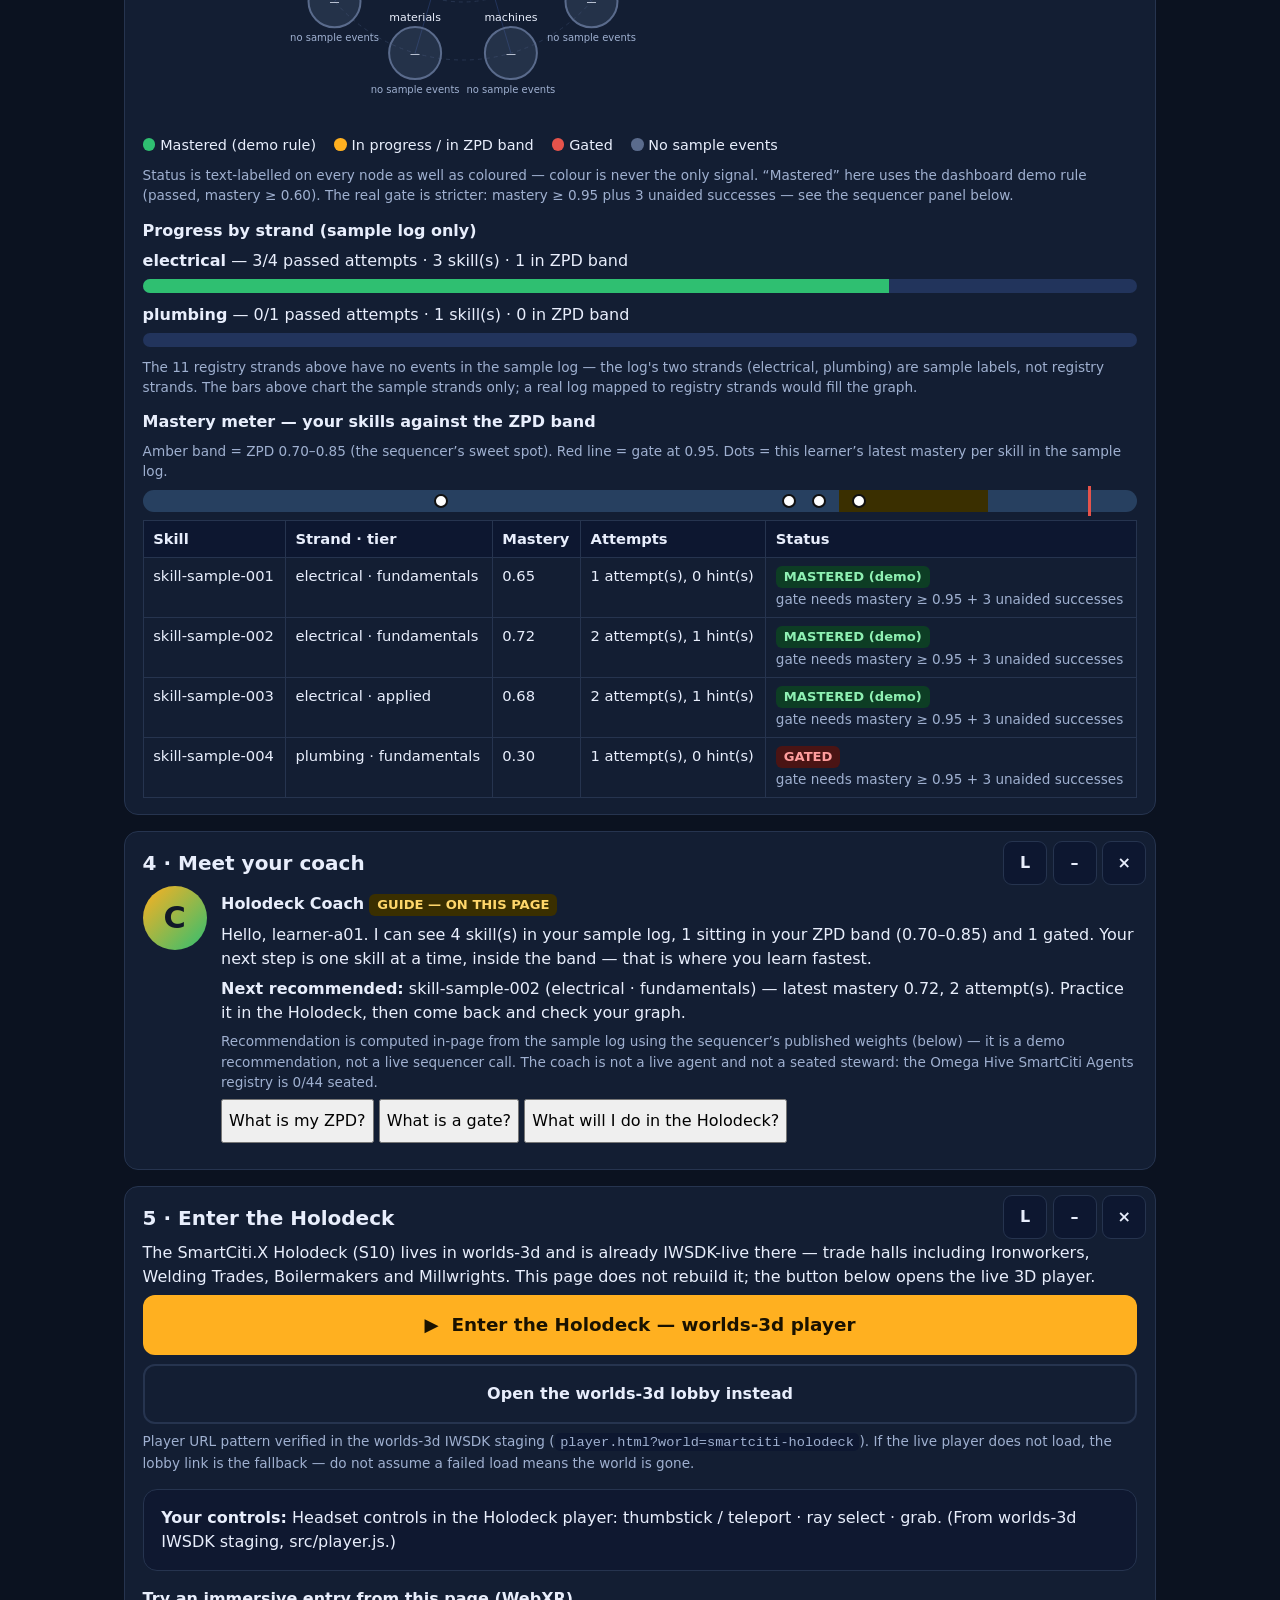
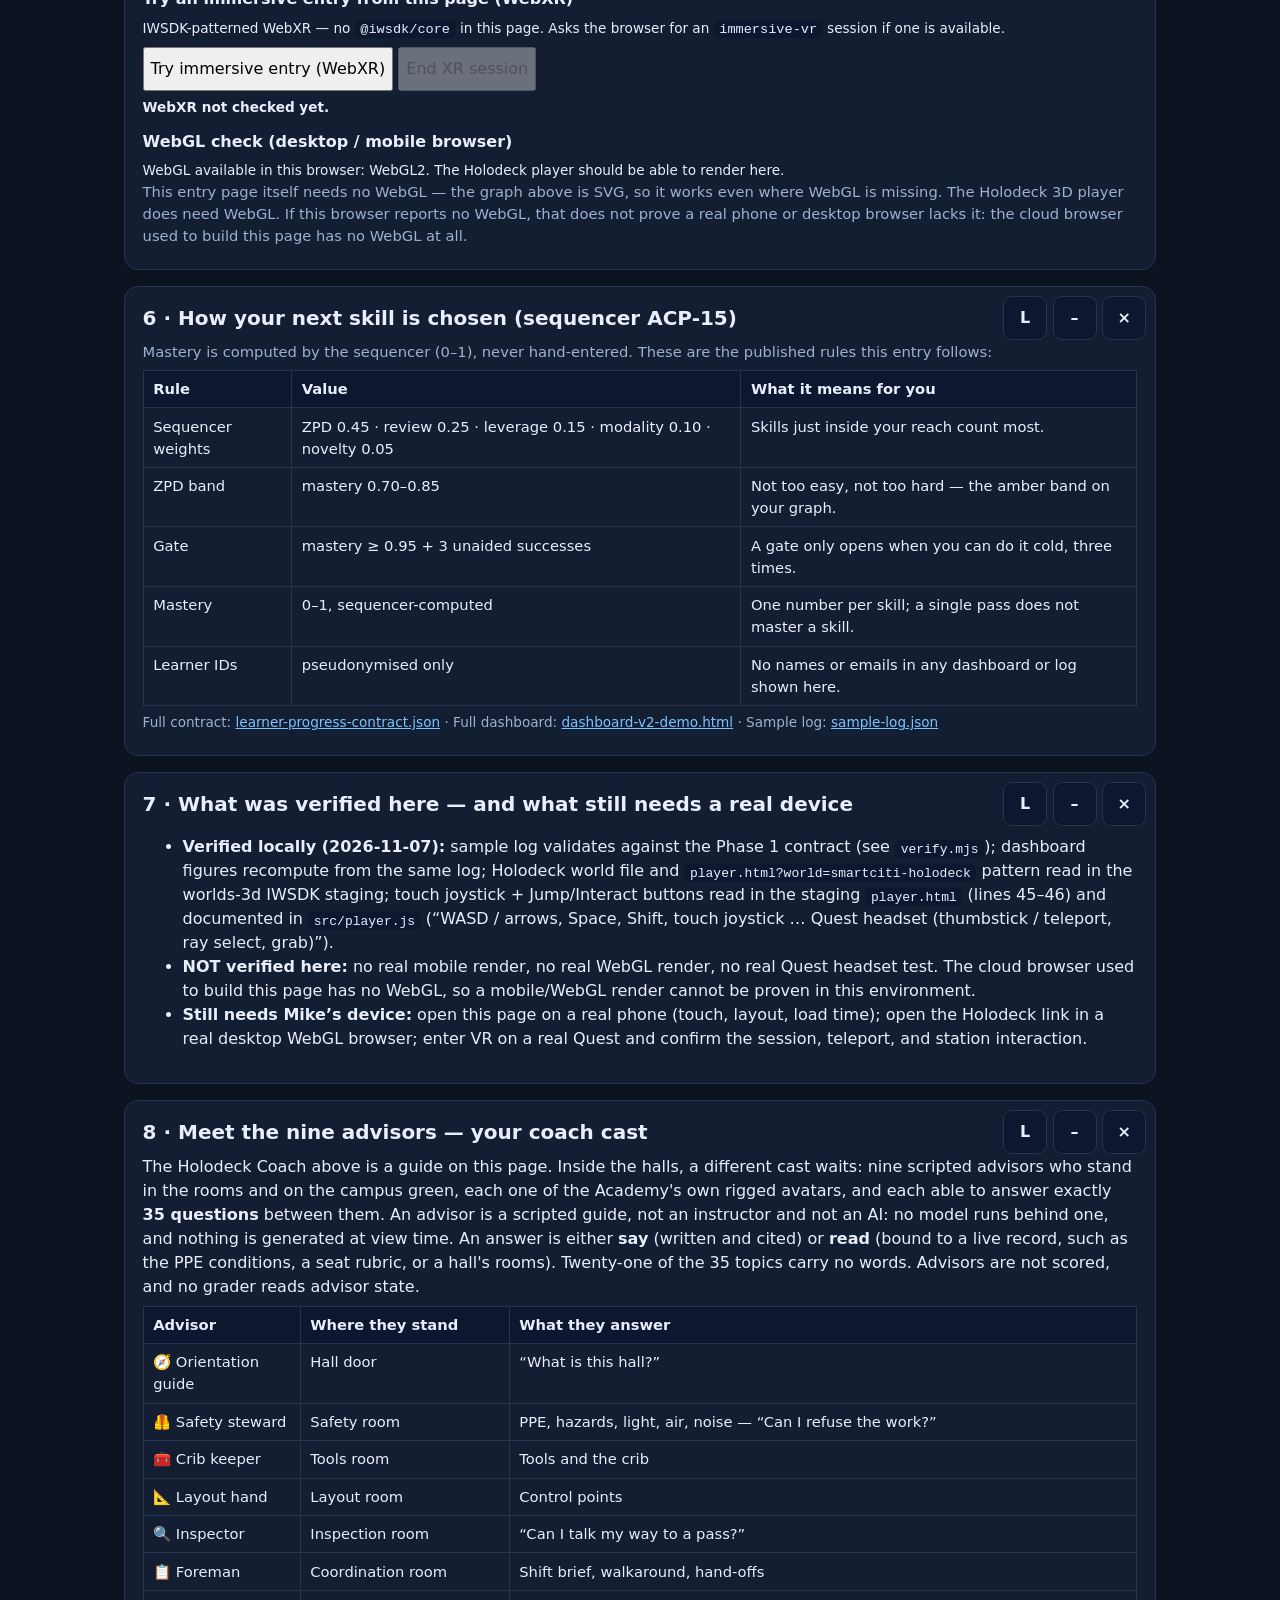
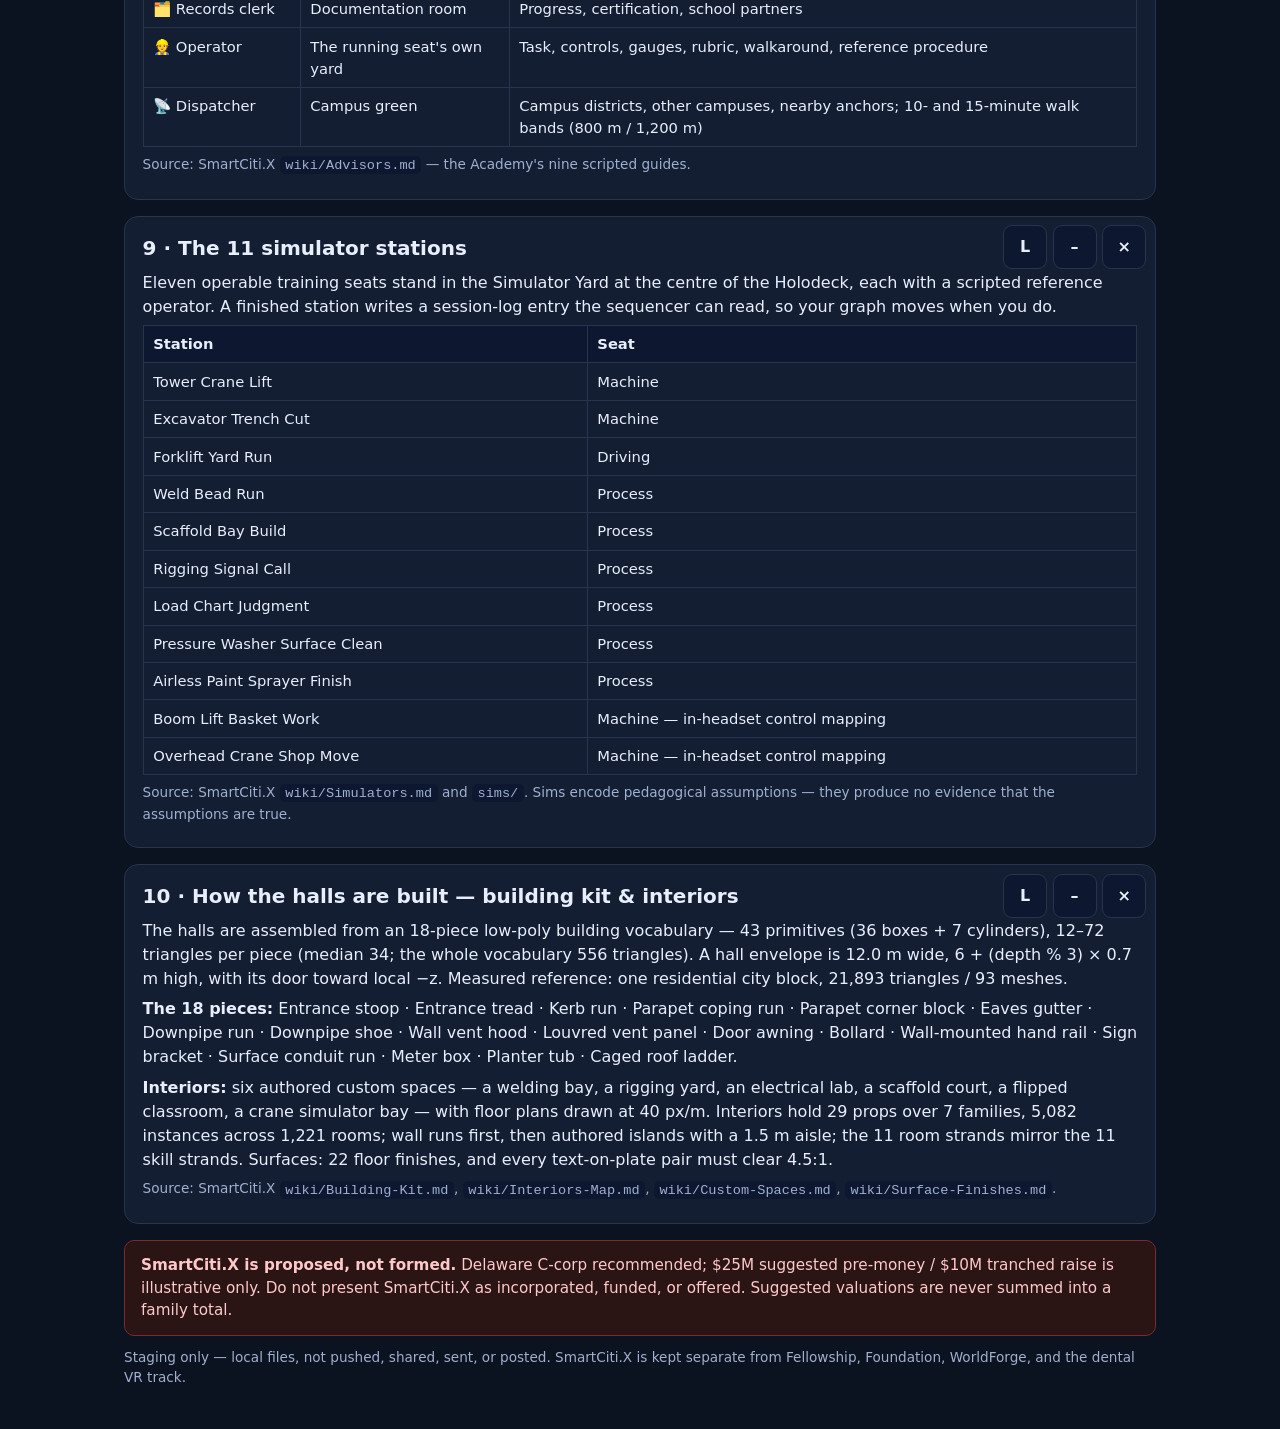
<file: vr-entry/index.html>
<!DOCTYPE html>
<html lang="en">
<head>
<meta charset="utf-8">
<meta name="viewport" content="width=device-width, initial-scale=1, viewport-fit=cover">
<title>SmartCiti.X — Learner VR Entry</title>
<meta name="description" content="Trade Craft Academy — see your skills, meet your coach, and step into the Holodeck. The learner-facing door into the SmartCiti.X 3D world." />
<link rel="canonical" href="https://smartcitix.agifuturefoundation.org/vr-entry/" />
<meta property="og:title" content="SmartCiti.X — Learner VR Entry" />
<meta property="og:description" content="Trade Craft Academy — see your skills, meet your coach, and step into the Holodeck. The learner-facing door into the SmartCiti.X 3D world." />
<meta property="og:type" content="website" />
<meta property="og:url" content="https://smartcitix.agifuturefoundation.org/vr-entry/" />
<meta name="twitter:card" content="summary" />
<meta name="twitter:title" content="SmartCiti.X — Learner VR Entry" />
<meta name="twitter:description" content="Trade Craft Academy — see your skills, meet your coach, and step into the Holodeck. The learner-facing door into the SmartCiti.X 3D world." />
<style>
:root{--bg:#0b1220;--panel:#131e33;--panel2:#0f1830;--ink:#e8eefc;--mut:#9fb0d0;--acc:#ffb020;--ok:#2fbf71;--warn:#e8a13a;--bad:#e5534b;--line:#26344f}
:root{--line:#26344f}
*{box-sizing:border-box}
body{margin:0;background:var(--bg);color:var(--ink);font-family:system-ui,-apple-system,"Segoe UI",sans-serif;line-height:1.5}
main{max-width:1060px;margin:0 auto;padding:0 14px 48px}
a{color:#7cc4ff}
h1{font-size:1.7rem;margin:.4rem 0 .2rem}
h2{font-size:1.25rem;margin:0 0 .5rem}
h3{font-size:1rem;margin:.8rem 0 .3rem}
p{margin:.4rem 0}
.banner{border-radius:10px;padding:.8rem 1rem;margin:.7rem 0;font-size:.95rem}
.banner.demo{background:#3a2f00;border:1px solid #8a6d00;color:#ffe9a8}
.banner.note{background:#12233d;border:1px solid #2b4a7a;color:#cfe0ff}
.banner.proposed{background:#2a1414;border:1px solid #7a2b2b;color:#ffc9c9}
.card{background:var(--panel);border:1px solid var(--line);border-radius:14px;padding:1rem 1.1rem;margin:1rem 0}
.card.flat{background:var(--panel2)}
.mut{color:var(--mut);font-size:.92rem}
.small{font-size:.85rem}
.pill{display:inline-block;border:1px solid var(--line);border-radius:999px;padding:.2rem .7rem;margin:.15rem .2rem .15rem 0;font-size:.85rem;background:#0d1730}
.pill.on{background:var(--acc);color:#1a1200;border-color:var(--acc);font-weight:700}
/* mode switcher + big tap targets */
.modes{display:grid;grid-template-columns:repeat(3,1fr);gap:.6rem;margin:.6rem 0}
.modebtn{min-height:64px;border-radius:12px;border:2px solid var(--line);background:#0d1730;color:var(--ink);font-size:1rem;font-weight:650;cursor:pointer;padding:.6rem .4rem}
.modebtn small{display:block;font-weight:400;color:var(--mut);font-size:.8rem}
.modebtn[aria-pressed="true"]{border-color:var(--acc);background:#2a2103}
.bigbtn{display:block;width:100%;text-align:center;background:var(--acc);color:#1a1200;font-weight:800;font-size:1.15rem;border:none;border-radius:12px;padding:1rem .8rem;cursor:pointer;text-decoration:none;min-height:56px}
.bigbtn.ghost{background:transparent;color:var(--ink);border:2px solid var(--line);font-size:1rem;margin-top:.6rem}
button,select{font:inherit}
button{cursor:pointer;min-height:44px}
select{min-height:44px;border-radius:8px;padding:.4rem .6rem;background:#0d1730;color:var(--ink);border:1px solid var(--line);max-width:100%}
label{font-weight:600}
/* guided path */
.steps{list-style:none;margin:0;padding:0;display:grid;gap:.6rem}
@media(min-width:720px){.steps{grid-template-columns:repeat(3,1fr)}}
.step{border:2px solid var(--line);border-radius:12px;padding:.9rem;background:#0d1730}
.step.done{border-color:var(--ok)}
.step.active{border-color:var(--acc)}
.step .n{display:inline-block;width:2rem;height:2rem;line-height:2rem;text-align:center;border-radius:50%;background:#22345c;font-weight:800;margin-right:.4rem}
.step.done .n{background:var(--ok);color:#04160b}
.step .st{font-weight:700}
.step button{width:100%;margin-top:.6rem;border-radius:9px;border:1px solid var(--line);background:#1a2c52;color:var(--ink);padding:.6rem}
/* skill graph */
.graphwrap{overflow-x:auto}
svg text{font-family:system-ui,sans-serif}
.legend span{display:inline-block;margin:.15rem .8rem .15rem 0;font-size:.9rem}
.dot{display:inline-block;width:.8rem;height:.8rem;border-radius:50%;vertical-align:-1px;margin-right:.3rem}
.bar{height:14px;border-radius:7px;background:#22345c;overflow:hidden;margin:.2rem 0 .6rem}
.bar>i{display:block;height:100%;background:var(--ok)}
.bar>i.zpd{background:var(--acc)}
table{border-collapse:collapse;width:100%;font-size:.92rem}
th,td{border:1px solid var(--line);padding:.45rem .6rem;text-align:left;vertical-align:top}
th{background:#0d1730}
.meter{position:relative;height:22px;border-radius:11px;background:linear-gradient(90deg,#274060 0%,#274060 70%,#3a2f00 70%,#3a2f00 85%,#274060 85%);margin:.5rem 0}
.meter .gate{position:absolute;top:-4px;bottom:-4px;left:95%;width:3px;background:var(--bad)}
.meter .pt{position:absolute;top:50%;width:14px;height:14px;border-radius:50%;background:#fff;border:2px solid #111;transform:translate(-50%,-50%)}
.tag{display:inline-block;border-radius:6px;padding:.05rem .5rem;font-size:.82rem;font-weight:700}
.tag.ok{background:#0d3d24;color:#8ff0b3}.tag.zpd{background:#3a2f00;color:#ffd76a}.tag.gated{background:#4a1414;color:#ff9d9d}.tag.none{background:#22345c;color:#b9c6e4}
.coach{display:flex;gap:.9rem;align-items:flex-start}
.coach .face{flex:0 0 64px;width:64px;height:64px;border-radius:50%;background:linear-gradient(135deg,#ffb020,#2fbf71);display:flex;align-items:center;justify-content:center;font-size:1.9rem;font-weight:800;color:#101828}
details{border:1px solid var(--line);border-radius:10px;padding:.6rem .8rem;margin:.5rem 0;background:#0d1730}
summary{cursor:pointer;font-weight:700;min-height:44px;display:flex;align-items:center}
code{background:#0d1730;padding:.1rem .35rem;border-radius:5px}
.xrstatus{font-weight:700}
@media(max-width:560px){h1{font-size:1.4rem}.modes{grid-template-columns:1fr}.modebtn{min-height:56px}}
/* ---- Panel controls: close / minimise / size + hide-all (2026-11-07) ----
   Every section.card is a panel. Controls are injected by JS (setupPanelControls)
   so the authored content stays untouched. Panels are in normal flow — they
   never overlay the view; the floating toolbar is docked bottom-right only. */
.card{position:relative}
.panelctl{position:absolute;top:.55rem;right:.55rem;display:flex;gap:.35rem;z-index:2}
.panelctl button{min-height:44px;min-width:44px;padding:.2rem .5rem;border-radius:9px;border:1px solid var(--line);background:#0d1730;color:var(--ink);font-weight:700;font-size:1rem;line-height:1}
.panelctl button:hover{border-color:var(--acc)}
.card.collapsed>:not(h2):not(.panelctl){display:none}
.card.closed{display:none}
.card[data-size="s"]{max-width:640px;margin-left:auto;margin-right:auto}
.card[data-size="m"]{max-width:880px;margin-left:auto;margin-right:auto}
#uiToolbar{position:fixed;right:12px;bottom:calc(12px + env(safe-area-inset-bottom));z-index:50;display:flex;flex-direction:column;align-items:flex-end;gap:.5rem;pointer-events:none}
#uiToolbar>*{pointer-events:auto}
.tb-btn{min-height:48px;border-radius:12px;border:2px solid var(--line);background:#131e33;color:var(--ink);font-weight:700;padding:.6rem .9rem;box-shadow:0 4px 18px rgba(0,0,0,.5)}
#hideAllBtn[aria-pressed="true"]{background:var(--acc);color:#1a1200;border-color:var(--acc)}
#panelMenu{display:none;background:var(--panel);border:1px solid var(--line);border-radius:12px;padding:.7rem .9rem;min-width:min(300px,calc(100vw - 24px));max-height:50vh;overflow:auto;box-shadow:0 4px 18px rgba(0,0,0,.5)}
#panelMenu.open{display:block}
#panelMenu h3{margin:.1rem 0 .4rem}
.pm-row{display:flex;justify-content:space-between;gap:.5rem;align-items:center;padding:.35rem 0;border-bottom:1px solid var(--line)}
.pm-row span{font-size:.9rem}
.pm-row button{min-height:44px;border-radius:9px;border:1px solid var(--line);background:#0d1730;color:var(--ink);padding:.3rem .7rem;font-weight:700}
body.ui-hidden section.card{display:none}
</style>
</head>
<body>
<main>
<div class="banner demo"><strong>Demo mode — Sample data, not real learners.</strong><br>
Source: <code>sample-log.json</code> — cohort-sample-01, 20 events, 5 pseudonymised learners (learner-a01…a05), 2 strands, 2 tiers. No personal data. Figures on this page are computed in-page from that sample log.</div>

<h1>SmartCiti.X — Learner VR Entry</h1>
<p class="mut">Trade Craft Academy · See your skills, meet your coach, step into the Holodeck. This is the learner-facing door into the 3D world — it does not rebuild the Holodeck.</p>
<div class="banner note"><strong>IWSDK-patterned entry — not built with IWSDK.</strong> This page uses WebXR / IWSDK-style patterns but does <em>not</em> import <code>@iwsdk/core</code>. The Holodeck itself is IWSDK-live in worlds-3d; this page links you into it. No headset, WebGL, or mobile render on this page has been proven on a real device yet — see “What still needs a real device” below.</div>

<!-- ============ MODES ============ -->
<section class="card" aria-label="Choose how you are entering">
<h2>1 · How are you entering?</h2>
<p class="mut">Pick the device in your hands. The Holodeck player adapts; this page shows you the controls for your mode.</p>
<div class="modes" role="group" aria-label="Entry mode">
<button class="modebtn" id="mode-vr" aria-pressed="false" onclick="setMode('vr')">🥽 VR headset<small>Immersive XR · Enter VR in the player</small></button>
<button class="modebtn" id="mode-desktop" aria-pressed="true" onclick="setMode('desktop')">🖥️ Desktop browser<small>WebGL magic-window · WASD + mouse</small></button>
<button class="modebtn" id="mode-mobile" aria-pressed="false" onclick="setMode('mobile')">📱 Phone / tablet<small>Touch · tap to interact, joystick</small></button>
</div>
<div id="modeHelp" class="card flat"></div>
<p class="small mut" id="modeDetect"></p>
</section>

<!-- ============ GUIDED PATH ============ -->
<section class="card" aria-label="Guided first path">
<h2>2 · Your first path — 3 steps</h2>
<p><span id="stepCount">0 of 3 steps done.</span> <span class="mut">Tap each step as you finish it. Step 3 is the door into the Holodeck.</span></p>
<ol class="steps">
<li class="step active" id="step1"><span class="n">1</span><span class="st">See your skills</span>
<p class="small">Look at your skill graph below. Find the amber band — that is your ZPD, where the sequencer wants you working.</p>
<button onclick="completeStep(1)">✓ I’ve seen my skills</button></li>
<li class="step" id="step2"><span class="n">2</span><span class="st">Meet your coach</span>
<p class="small">Read what your Holodeck Coach sees and what it recommends next. The coach is a guide on this page, not a live agent.</p>
<button onclick="completeStep(2)">✓ I’ve met my coach</button></li>
<li class="step" id="step3"><span class="n">3</span><span class="st">Enter the Holodeck</span>
<p class="small">Step into the SmartCiti.X Holodeck (S10) in worlds-3d — trade halls, stations, and your next skill in 3D.</p>
<button onclick="completeStep(3)">✓ I’m ready — take me there ↓</button></li>
</ol>
</section>

<!-- ============ SKILL GRAPH ============ -->
<section class="card" aria-label="Skill graph overview">
<h2>3 · Your skill graph — where you are at a glance</h2>
<p>
<label for="learnerSel">Learner (sample): </label>
<select id="learnerSel" onchange="renderAll()"></select>
<span class="mut small">Pseudonymised sample IDs only.</span>
</p>
<p class="mut">Skill graph: <strong>3,663 skills · 11 strands × 3 tiers</strong> (fundamentals → applied → mastery). The 11 strand names are the registry strands, verbatim from the SmartCiti.X skill registry (<code>pack/registry/skills.json</code>, via <code>wiki/Skill-Graph.md</code>): coordination, documentation, inspection, layout, leadership, machines, materials, procedure, safety, tools, troubleshooting. The sample log covers 5 skills in 2 sample strands (electrical, plumbing) — those are sample labels, not registry strands — so all 11 registry strands show as “no sample events”, not as zero progress. The per-skill table and the bars below still show the sample strands.</p>
<div class="graphwrap"><svg id="graph" width="640" height="460" viewBox="0 0 640 460" role="img" aria-label="Skill graph constellation: learner at centre, 11 strand nodes around, three tier rings"></svg></div>
<div class="legend">
<span><i class="dot" style="background:#2fbf71"></i>Mastered (demo rule)</span>
<span><i class="dot" style="background:#ffb020"></i>In progress / in ZPD band</span>
<span><i class="dot" style="background:#e5534b"></i>Gated</span>
<span><i class="dot" style="background:#5a6b8c"></i>No sample events</span>
</div>
<p class="small mut">Status is text-labelled on every node as well as coloured — colour is never the only signal. “Mastered” here uses the dashboard demo rule (passed, mastery ≥ 0.60). The real gate is stricter: mastery ≥ 0.95 plus 3 unaided successes — see the sequencer panel below.</p>
<div id="strandBars"></div>
<h3>Mastery meter — your skills against the ZPD band</h3>
<p class="small mut">Amber band = ZPD 0.70–0.85 (the sequencer’s sweet spot). Red line = gate at 0.95. Dots = this learner’s latest mastery per skill in the sample log.</p>
<div class="meter" id="meter"><div class="gate" title="Gate 0.95"></div></div>
<div id="skillTable"></div>
</section>

<!-- ============ COACH ============ -->
<section class="card" aria-label="Holodeck coach">
<h2>4 · Meet your coach</h2>
<div class="coach">
<div class="face" aria-hidden="true">C</div>
<div>
<p><strong>Holodeck Coach</strong> <span class="tag zpd">GUIDE — ON THIS PAGE</span></p>
<p id="coachLine">…</p>
<p><strong>Next recommended:</strong> <span id="coachNext">…</span></p>
<p class="small mut">Recommendation is computed in-page from the sample log using the sequencer’s published weights (below) — it is a demo recommendation, not a live sequencer call. The coach is not a live agent and not a seated steward: the Omega Hive SmartCiti Agents registry is 0/44 seated.</p>
<div>
<button onclick="coachSay('zpd')">What is my ZPD?</button>
<button onclick="coachSay('gate')">What is a gate?</button>
<button onclick="coachSay('holodeck')">What will I do in the Holodeck?</button>
</div>
<p id="coachSay" class="small" style="margin-top:.6rem"></p>
</div>
</div>
</section>

<!-- ============ HOLODECK ENTRY ============ -->
<section class="card" aria-label="Enter the Holodeck">
<h2>5 · Enter the Holodeck</h2>
<p>The SmartCiti.X Holodeck (S10) lives in worlds-3d and is already IWSDK-live there — trade halls including Ironworkers, Welding Trades, Boilermakers and Millwrights. This page does not rebuild it; the button below opens the live 3D player.</p>
<a class="bigbtn" id="holodeckBtn" href="https://agifuturefoundation.github.io/worlds-3d/player.html?world=smartciti-holodeck" target="_blank" rel="noopener" onclick="completeStep(3)">▶ &nbsp;Enter the Holodeck — worlds-3d player</a>
<a class="bigbtn ghost" href="https://agifuturefoundation.github.io/worlds-3d/" target="_blank" rel="noopener">Open the worlds-3d lobby instead</a>
<p class="small mut">Player URL pattern verified in the worlds-3d IWSDK staging (<code>player.html?world=smartciti-holodeck</code>). If the live player does not load, the lobby link is the fallback — do not assume a failed load means the world is gone.</p>
<div id="modeControls" class="card flat"></div>
<h3>Try an immersive entry from this page (WebXR)</h3>
<p class="small">IWSDK-patterned WebXR — no <code>@iwsdk/core</code> in this page. Asks the browser for an <code>immersive-vr</code> session if one is available.</p>
<button id="xrBtn" onclick="tryXR()">Try immersive entry (WebXR)</button>
<button id="xrEnd" onclick="endXR()" disabled>End XR session</button>
<p class="small"><span class="xrstatus" id="xrStatus">WebXR not checked yet.</span></p>
<h3>WebGL check (desktop / mobile browser)</h3>
<p class="small"><span id="webglStatus">Checking…</span><br>
<span class="mut">This entry page itself needs no WebGL — the graph above is SVG, so it works even where WebGL is missing. The Holodeck 3D player does need WebGL. If this browser reports no WebGL, that does not prove a real phone or desktop browser lacks it: the cloud browser used to build this page has no WebGL at all.</span></p>
</section>

<!-- ============ SEQUENCER ============ -->
<section class="card" aria-label="How the sequencer works">
<h2>6 · How your next skill is chosen (sequencer ACP-15)</h2>
<p class="mut">Mastery is computed by the sequencer (0–1), never hand-entered. These are the published rules this entry follows:</p>
<table>
<tr><th>Rule</th><th>Value</th><th>What it means for you</th></tr>
<tr><td>Sequencer weights</td><td>ZPD 0.45 · review 0.25 · leverage 0.15 · modality 0.10 · novelty 0.05</td><td>Skills just inside your reach count most.</td></tr>
<tr><td>ZPD band</td><td>mastery 0.70–0.85</td><td>Not too easy, not too hard — the amber band on your graph.</td></tr>
<tr><td>Gate</td><td>mastery ≥ 0.95 + 3 unaided successes</td><td>A gate only opens when you can do it cold, three times.</td></tr>
<tr><td>Mastery</td><td>0–1, sequencer-computed</td><td>One number per skill; a single pass does not master a skill.</td></tr>
<tr><td>Learner IDs</td><td>pseudonymised only</td><td>No names or emails in any dashboard or log shown here.</td></tr>
</table>
<p class="small mut">Full contract: <a href="../learner-progress-contract.json">learner-progress-contract.json</a> · Full dashboard: <a href="../dashboard-v2-demo.html">dashboard-v2-demo.html</a> · Sample log: <a href="../sample-log.json">sample-log.json</a></p>
</section>

<!-- ============ VERIFICATION ============ -->
<section class="card" aria-label="Verification status">
<h2>7 · What was verified here — and what still needs a real device</h2>
<ul>
<li><strong>Verified locally (2026-11-07):</strong> sample log validates against the Phase 1 contract (see <code>verify.mjs</code>); dashboard figures recompute from the same log; Holodeck world file and <code>player.html?world=smartciti-holodeck</code> pattern read in the worlds-3d IWSDK staging; touch joystick + Jump/Interact buttons read in the staging <code>player.html</code> (lines 45–46) and documented in <code>src/player.js</code> (“WASD / arrows, Space, Shift, touch joystick … Quest headset (thumbstick / teleport, ray select, grab)”).</li>
<li><strong>NOT verified here:</strong> no real mobile render, no real WebGL render, no real Quest headset test. The cloud browser used to build this page has no WebGL, so a mobile/WebGL render cannot be proven in this environment.</li>
<li><strong>Still needs Mike’s device:</strong> open this page on a real phone (touch, layout, load time); open the Holodeck link in a real desktop WebGL browser; enter VR on a real Quest and confirm the session, teleport, and station interaction.</li>
</ul>
</section>

<!-- ============ ADVISORS ============ -->
<section class="card" aria-label="The nine advisors">
<h2>8 · Meet the nine advisors — your coach cast</h2>
<p>The Holodeck Coach above is a guide on this page. Inside the halls, a different cast waits: nine scripted advisors who stand in the rooms and on the campus green, each one of the Academy's own rigged avatars, and each able to answer exactly <strong>35 questions</strong> between them. An advisor is a scripted guide, not an instructor and not an AI: no model runs behind one, and nothing is generated at view time. An answer is either <strong>say</strong> (written and cited) or <strong>read</strong> (bound to a live record, such as the PPE conditions, a seat rubric, or a hall's rooms). Twenty-one of the 35 topics carry no words. Advisors are not scored, and no grader reads advisor state.</p>
<table>
<tr><th>Advisor</th><th>Where they stand</th><th>What they answer</th></tr>
<tr><td>🧭 Orientation guide</td><td>Hall door</td><td>“What is this hall?”</td></tr>
<tr><td>🦺 Safety steward</td><td>Safety room</td><td>PPE, hazards, light, air, noise — “Can I refuse the work?”</td></tr>
<tr><td>🧰 Crib keeper</td><td>Tools room</td><td>Tools and the crib</td></tr>
<tr><td>📐 Layout hand</td><td>Layout room</td><td>Control points</td></tr>
<tr><td>🔍 Inspector</td><td>Inspection room</td><td>“Can I talk my way to a pass?”</td></tr>
<tr><td>📋 Foreman</td><td>Coordination room</td><td>Shift brief, walkaround, hand-offs</td></tr>
<tr><td>🗂️ Records clerk</td><td>Documentation room</td><td>Progress, certification, school partners</td></tr>
<tr><td>👷 Operator</td><td>The running seat's own yard</td><td>Task, controls, gauges, rubric, walkaround, reference procedure</td></tr>
<tr><td>📡 Dispatcher</td><td>Campus green</td><td>Campus districts, other campuses, nearby anchors; 10- and 15-minute walk bands (800 m / 1,200 m)</td></tr>
</table>
<p class="small mut">Source: SmartCiti.X <code>wiki/Advisors.md</code> — the Academy's nine scripted guides.</p>
</section>

<!-- ============ SIMULATORS ============ -->
<section class="card" aria-label="The eleven simulator stations">
<h2>9 · The 11 simulator stations</h2>
<p>Eleven operable training seats stand in the Simulator Yard at the centre of the Holodeck, each with a scripted reference operator. A finished station writes a session-log entry the sequencer can read, so your graph moves when you do.</p>
<table>
<tr><th>Station</th><th>Seat</th></tr>
<tr><td>Tower Crane Lift</td><td>Machine</td></tr>
<tr><td>Excavator Trench Cut</td><td>Machine</td></tr>
<tr><td>Forklift Yard Run</td><td>Driving</td></tr>
<tr><td>Weld Bead Run</td><td>Process</td></tr>
<tr><td>Scaffold Bay Build</td><td>Process</td></tr>
<tr><td>Rigging Signal Call</td><td>Process</td></tr>
<tr><td>Load Chart Judgment</td><td>Process</td></tr>
<tr><td>Pressure Washer Surface Clean</td><td>Process</td></tr>
<tr><td>Airless Paint Sprayer Finish</td><td>Process</td></tr>
<tr><td>Boom Lift Basket Work</td><td>Machine — in-headset control mapping</td></tr>
<tr><td>Overhead Crane Shop Move</td><td>Machine — in-headset control mapping</td></tr>
</table>
<p class="small mut">Source: SmartCiti.X <code>wiki/Simulators.md</code> and <code>sims/</code>. Sims encode pedagogical assumptions — they produce no evidence that the assumptions are true.</p>
</section>

<!-- ============ BUILDING KIT ============ -->
<section class="card" aria-label="How the halls are built">
<h2>10 · How the halls are built — building kit &amp; interiors</h2>
<p>The halls are assembled from an 18-piece low-poly building vocabulary — 43 primitives (36 boxes + 7 cylinders), 12–72 triangles per piece (median 34; the whole vocabulary 556 triangles). A hall envelope is 12.0 m wide, 6 + (depth % 3) × 0.7 m high, with its door toward local −z. Measured reference: one residential city block, 21,893 triangles / 93 meshes.</p>
<p><strong>The 18 pieces:</strong> Entrance stoop · Entrance tread · Kerb run · Parapet coping run · Parapet corner block · Eaves gutter · Downpipe run · Downpipe shoe · Wall vent hood · Louvred vent panel · Door awning · Bollard · Wall-mounted hand rail · Sign bracket · Surface conduit run · Meter box · Planter tub · Caged roof ladder.</p>
<p><strong>Interiors:</strong> six authored custom spaces — a welding bay, a rigging yard, an electrical lab, a scaffold court, a flipped classroom, a crane simulator bay — with floor plans drawn at 40 px/m. Interiors hold 29 props over 7 families, 5,082 instances across 1,221 rooms; wall runs first, then authored islands with a 1.5 m aisle; the 11 room strands mirror the 11 skill strands. Surfaces: 22 floor finishes, and every text-on-plate pair must clear 4.5:1.</p>
<p class="small mut">Source: SmartCiti.X <code>wiki/Building-Kit.md</code>, <code>wiki/Interiors-Map.md</code>, <code>wiki/Custom-Spaces.md</code>, <code>wiki/Surface-Finishes.md</code>.</p>
</section>

<div class="banner proposed"><strong>SmartCiti.X is proposed, not formed.</strong> Delaware C-corp recommended; $25M suggested pre-money / $10M tranched raise is illustrative only. Do not present SmartCiti.X as incorporated, funded, or offered. Suggested valuations are never summed into a family total.</div>
<p class="small mut">Staging only — local files, not pushed, shared, sent, or posted. SmartCiti.X is kept separate from Fellowship, Foundation, WorldForge, and the dental VR track.</p>
</main>

<!-- Floating panel controls: always reachable, bottom-right (thumb-reachable on mobile). -->
<div id="uiToolbar" role="region" aria-label="Panel controls">
<div id="panelMenu" role="group" aria-label="All panels">
<h3>Panels</h3>
<div id="panelList"></div>
<p class="small mut">Closed panels can be reopened here. Press <strong>H</strong> to hide / show all panels.</p>
</div>
<button id="panelMenuBtn" class="tb-btn" type="button" aria-expanded="false" aria-controls="panelMenu">▦ Panels</button>
<button id="hideAllBtn" class="tb-btn" type="button" aria-pressed="false" title="Hide all panels (keyboard: H)">🙈 Hide all panels (H)</button>
</div>

<script>
// ---- Sample log, injected at build time from ../sample-log.json ----
const EVENTS = [{"attempts": 1, "cohort_id": "cohort-sample-01", "event_id": "evt-001", "gate_status": "open", "hall_id": "hall-sample-01", "hints_used": 0, "learner_id": "learner-a01", "mastery": 0.65, "outcome": "passed", "session_id": "sess-01", "skill_id": "skill-sample-001", "source": "web", "strand": "electrical", "tier": "fundamentals", "timestamp": "2026-10-20T15:00:00Z", "zpd_level": 3}, {"attempts": 2, "cohort_id": "cohort-sample-01", "event_id": "evt-002", "gate_status": "open", "hall_id": "hall-sample-01", "hints_used": 1, "learner_id": "learner-a01", "mastery": 0.72, "outcome": "passed", "session_id": "sess-01", "skill_id": "skill-sample-002", "source": "web", "strand": "electrical", "tier": "fundamentals", "timestamp": "2026-10-20T15:20:00Z", "zpd_level": 3}, {"attempts": 1, "cohort_id": "cohort-sample-01", "event_id": "evt-003", "gate_status": "open", "hall_id": "hall-sample-01", "hints_used": 2, "learner_id": "learner-a01", "mastery": 0.4, "outcome": "failed", "session_id": "sess-02", "skill_id": "skill-sample-003", "source": "web", "strand": "electrical", "tier": "applied", "timestamp": "2026-10-21T15:00:00Z", "zpd_level": 3}, {"attempts": 2, "cohort_id": "cohort-sample-01", "event_id": "evt-004", "gate_status": "open", "hall_id": "hall-sample-01", "hints_used": 1, "learner_id": "learner-a01", "mastery": 0.68, "outcome": "passed", "session_id": "sess-02", "skill_id": "skill-sample-003", "source": "web", "strand": "electrical", "tier": "applied", "timestamp": "2026-10-21T15:30:00Z", "zpd_level": 4}, {"attempts": 1, "cohort_id": "cohort-sample-01", "event_id": "evt-005", "gate_status": "blocked", "hall_id": "hall-sample-02", "hints_used": 0, "learner_id": "learner-a01", "mastery": 0.3, "outcome": "gated", "session_id": "sess-03", "skill_id": "skill-sample-004", "source": "campus_3d", "strand": "plumbing", "tier": "fundamentals", "timestamp": "2026-10-22T15:00:00Z", "zpd_level": 3}, {"attempts": 1, "cohort_id": "cohort-sample-01", "event_id": "evt-006", "gate_status": "open", "hall_id": "hall-sample-01", "hints_used": 0, "learner_id": "learner-a02", "mastery": 0.8, "outcome": "passed", "session_id": "sess-04", "skill_id": "skill-sample-001", "source": "web", "strand": "electrical", "tier": "fundamentals", "timestamp": "2026-10-20T16:00:00Z", "zpd_level": 4}, {"attempts": 1, "cohort_id": "cohort-sample-01", "event_id": "evt-007", "gate_status": "open", "hall_id": "hall-sample-01", "hints_used": 2, "learner_id": "learner-a02", "mastery": 0.35, "outcome": "failed", "session_id": "sess-04", "skill_id": "skill-sample-002", "source": "web", "strand": "electrical", "tier": "fundamentals", "timestamp": "2026-10-20T16:20:00Z", "zpd_level": 4}, {"attempts": 2, "cohort_id": "cohort-sample-01", "event_id": "evt-008", "gate_status": "open", "hall_id": "hall-sample-01", "hints_used": 2, "learner_id": "learner-a02", "mastery": 0.38, "outcome": "failed", "session_id": "sess-05", "skill_id": "skill-sample-002", "source": "web", "strand": "electrical", "tier": "fundamentals", "timestamp": "2026-10-21T16:00:00Z", "zpd_level": 4}, {"attempts": 3, "cohort_id": "cohort-sample-01", "event_id": "evt-009", "gate_status": "open", "hall_id": "hall-sample-01", "hints_used": 3, "learner_id": "learner-a02", "mastery": 0.42, "outcome": "failed", "session_id": "sess-05", "skill_id": "skill-sample-002", "source": "web", "strand": "electrical", "tier": "fundamentals", "timestamp": "2026-10-21T16:30:00Z", "zpd_level": 4}, {"attempts": 1, "cohort_id": "cohort-sample-01", "event_id": "evt-010", "gate_status": "open", "hall_id": "hall-sample-02", "hints_used": 0, "learner_id": "learner-a02", "mastery": 0.7, "outcome": "passed", "session_id": "sess-06", "skill_id": "skill-sample-004", "source": "web", "strand": "plumbing", "tier": "fundamentals", "timestamp": "2026-10-22T16:00:00Z", "zpd_level": 4}, {"attempts": 1, "cohort_id": "cohort-sample-01", "event_id": "evt-011", "gate_status": "open", "hall_id": "hall-sample-02", "hints_used": 0, "learner_id": "learner-a03", "mastery": 0.75, "outcome": "passed", "session_id": "sess-07", "skill_id": "skill-sample-004", "source": "web", "strand": "plumbing", "tier": "fundamentals", "timestamp": "2026-10-20T14:00:00Z", "zpd_level": 2}, {"attempts": 1, "cohort_id": "cohort-sample-01", "event_id": "evt-012", "gate_status": "passed", "hall_id": "hall-sample-02", "hints_used": 0, "learner_id": "learner-a03", "mastery": 0.82, "outcome": "passed", "session_id": "sess-07", "skill_id": "skill-sample-005", "source": "web", "strand": "plumbing", "tier": "applied", "timestamp": "2026-10-20T14:30:00Z", "zpd_level": 3}, {"attempts": 1, "cohort_id": "cohort-sample-01", "event_id": "evt-013", "gate_status": "open", "hall_id": "hall-sample-01", "hints_used": 1, "learner_id": "learner-a03", "mastery": 0.66, "outcome": "passed", "session_id": "sess-08", "skill_id": "skill-sample-001", "source": "campus_3d", "strand": "electrical", "tier": "fundamentals", "timestamp": "2026-10-21T14:00:00Z", "zpd_level": 3}, {"attempts": 1, "cohort_id": "cohort-sample-01", "event_id": "evt-014", "gate_status": "open", "hall_id": "hall-sample-01", "hints_used": 1, "learner_id": "learner-a04", "mastery": 0.28, "outcome": "failed", "session_id": "sess-09", "skill_id": "skill-sample-001", "source": "web", "strand": "electrical", "tier": "fundamentals", "timestamp": "2026-10-20T17:00:00Z", "zpd_level": 2}, {"attempts": 2, "cohort_id": "cohort-sample-01", "event_id": "evt-015", "gate_status": "open", "hall_id": "hall-sample-01", "hints_used": 1, "learner_id": "learner-a04", "mastery": 0.64, "outcome": "passed", "session_id": "sess-10", "skill_id": "skill-sample-001", "source": "web", "strand": "electrical", "tier": "fundamentals", "timestamp": "2026-10-21T17:00:00Z", "zpd_level": 2}, {"attempts": 1, "cohort_id": "cohort-sample-01", "event_id": "evt-016", "gate_status": "open", "hall_id": "hall-sample-02", "hints_used": 2, "learner_id": "learner-a04", "mastery": 0.45, "outcome": "failed", "session_id": "sess-11", "skill_id": "skill-sample-005", "source": "vr_yard", "station_id": "station-sample-01", "strand": "plumbing", "tier": "applied", "timestamp": "2026-10-22T17:00:00Z", "zpd_level": 3}, {"attempts": 1, "cohort_id": "cohort-sample-01", "event_id": "evt-017", "gate_status": "open", "hall_id": "hall-sample-02", "hints_used": 0, "learner_id": "learner-a05", "mastery": 0.71, "outcome": "passed", "session_id": "sess-12", "skill_id": "skill-sample-004", "source": "web", "strand": "plumbing", "tier": "fundamentals", "timestamp": "2026-10-20T13:00:00Z", "zpd_level": 3}, {"attempts": 1, "cohort_id": "cohort-sample-01", "event_id": "evt-018", "gate_status": "passed", "hall_id": "hall-sample-02", "hints_used": 0, "learner_id": "learner-a05", "mastery": 0.78, "outcome": "passed", "session_id": "sess-13", "skill_id": "skill-sample-005", "source": "web", "strand": "plumbing", "tier": "applied", "timestamp": "2026-10-21T13:00:00Z", "zpd_level": 3}, {"attempts": 1, "cohort_id": "cohort-sample-01", "event_id": "evt-019", "gate_status": "open", "hall_id": "hall-sample-01", "hints_used": 0, "learner_id": "learner-a05", "mastery": 0.74, "outcome": "passed", "session_id": "sess-14", "skill_id": "skill-sample-003", "source": "web", "strand": "electrical", "tier": "applied", "timestamp": "2026-10-22T13:00:00Z", "zpd_level": 4}, {"attempts": 1, "cohort_id": "cohort-sample-01", "event_id": "evt-020", "gate_status": "open", "hall_id": "hall-sample-01", "hints_used": 0, "learner_id": "learner-a05", "mastery": 0.69, "outcome": "passed", "session_id": "sess-14", "skill_id": "skill-sample-002", "source": "web", "strand": "electrical", "tier": "fundamentals", "timestamp": "2026-10-22T13:30:00Z", "zpd_level": 4}];
// ---- Ground truth ----
const STRANDS = ["coordination","documentation","inspection","layout","leadership","machines","materials","procedure","safety","tools","troubleshooting"];
const TIERS = ["fundamentals","applied","mastery"];
const ZPD_LO = 0.70, ZPD_HI = 0.85, GATE = 0.95, DEMO_MASTERED = 0.60;
const HOLODECK_URL = "https://agifuturefoundation.github.io/worlds-3d/player.html?world=smartciti-holodeck";

// ---- Pure functions: same log in, same figures out ----
function latestPerSkill(events, learner){
  const m = new Map();
  for (const e of events.filter(x=>x.learner_id===learner)){
    const k = e.skill_id;
    if (!m.has(k) || e.timestamp > m.get(k).timestamp) m.set(k, e);
  }
  return [...m.values()];
}
function skillStatus(e){
  if (e.gate_status === "blocked" || e.outcome === "gated") return "gated";
  if (e.outcome === "passed" && e.mastery >= DEMO_MASTERED) return "mastered";
  if (e.mastery >= ZPD_LO && e.mastery <= ZPD_HI) return "zpd";
  return "progress";
}
function nextRecommended(events, learner){
  const skills = latestPerSkill(events, learner).filter(e=>e.gate_status!=="blocked" && e.outcome!=="gated");
  if (!skills.length) return null;
  const inBand = skills.filter(e=>e.mastery>=ZPD_LO && e.mastery<=ZPD_HI);
  const pool = inBand.length ? inBand : skills;
  pool.sort((a,b)=>a.mastery-b.mastery || a.attempts-b.attempts);
  return pool[0];
}
function strandStatus(events, learner, strand){
  const evs = events.filter(e=>e.learner_id===learner && e.strand===strand);
  if (!evs.length) return {state:"none", label:"No sample events"};
  const latest = latestPerSkill(evs, learner);
  if (latest.some(e=>skillStatus(e)==="gated")) return {state:"gated", label:"Gated — a gate is blocked"};
  if (latest.every(e=>skillStatus(e)==="mastered")) return {state:"mastered", label:"Mastered (demo rule)"};
  if (latest.some(e=>skillStatus(e)==="zpd")) return {state:"zpd", label:"In progress — in your ZPD band"};
  return {state:"progress", label:"In progress"};
}

// ---- Steps ----
const done = {1:false, 2:false, 3:false};
function completeStep(n){
  done[n]=true;
  document.getElementById("step"+n).classList.add("done");
  document.getElementById("step"+n).classList.remove("active");
  const next = document.getElementById("step"+(n+1));
  if (next) next.classList.add("active");
  const c = Object.values(done).filter(Boolean).length;
  document.getElementById("stepCount").textContent = c+" of 3 steps done."+(c===3?" You’re ready — enter the Holodeck below.":"");
}

// ---- Modes ----
const MODE_HELP = {
  vr: "<strong>VR headset mode.</strong> In the Holodeck player, use the <strong>Enter VR</strong> button when a headset is connected — thumbstick / teleport to move, ray select, grab to interact. On this page, the “Try immersive entry (WebXR)” button below asks your browser for an immersive-vr session. If nothing happens, your browser or device has no WebXR session to give — that is a device fact, not a page failure.",
  desktop: "<strong>Desktop browser mode.</strong> The Holodeck player runs as a WebGL magic-window: <strong>WASD / arrows</strong> to move, <strong>mouse</strong> to look, <strong>Space</strong> jump, <strong>Shift</strong> run. This entry page needs no WebGL — the skill graph above is SVG. If your desktop browser reports no WebGL below, try a real WebGL browser before concluding the player is broken.",
  mobile: "<strong>Phone / tablet mode.</strong> Everything on this page is tap-to-interact with 44px+ touch targets and no heavy assets. In the Holodeck player, use the on-screen <strong>touch joystick</strong> to move and the <strong>Jump / Interact</strong> buttons (verified present in the worlds-3d IWSDK staging player). Pinch/scroll normally on this page — nothing here hijacks touch."
};
const MODE_CONTROLS = {
  vr: "Headset controls in the Holodeck player: thumbstick / teleport · ray select · grab. (From worlds-3d IWSDK staging, src/player.js.)",
  desktop: "Desktop controls in the Holodeck player: WASD / arrows move · mouse look · Space jump · Shift run.",
  mobile: "Mobile controls in the Holodeck player: touch joystick move · Jump button · Interact button. (Verified in worlds-3d IWSDK staging player.html.)"
};
let mode = "desktop";
function setMode(m){
  mode = m;
  for (const k of ["vr","desktop","mobile"])
    document.getElementById("mode-"+k).setAttribute("aria-pressed", String(k===m));
  document.getElementById("modeHelp").innerHTML = MODE_HELP[m];
  document.getElementById("modeControls").innerHTML = "<strong>Your controls:</strong> "+MODE_CONTROLS[m];
}
(function detectMode(){
  const touch = ("ontouchstart" in window) || navigator.maxTouchPoints > 0;
  const xr = !!navigator.xr;
  document.getElementById("modeDetect").textContent =
    "Detected on this device: " + (touch ? "touch screen present" : "no touch screen detected") + " · " +
    (xr ? "navigator.xr is present (WebXR API exists here)" : "no navigator.xr in this browser") +
    ". Suggested mode is a suggestion only — pick whichever device you are actually holding.";
  if (touch && window.innerWidth < 820) setMode("mobile");
  else if (xr) setMode("vr");
  else setMode("desktop");
})();

// ---- Rendering ----
function currentLearner(){ return document.getElementById("learnerSel").value; }
function renderAll(){
  const learner = currentLearner();
  const skills = latestPerSkill(EVENTS, learner);
  renderGraph(learner, skills);
  renderBars(learner);
  renderMeter(skills);
  renderTable(learner, skills);
  renderCoach(learner, skills);
}
function renderGraph(learner, skills){
  const svg = document.getElementById("graph");
  const cx=320, cy=225, R=170;
  const colors = {mastered:"#2fbf71", zpd:"#ffb020", gated:"#e5534b", progress:"#7cc4ff", none:"#5a6b8c"};
  let s = "";
  // tier rings
  [[62,"fundamentals"],[112,"applied"],[170,"mastery"]].forEach(([r,label],i)=>{
    s += `<circle cx="${cx}" cy="${cy}" r="${r}" fill="none" stroke="#26344f" stroke-width="1" stroke-dasharray="4 4"/>`;
    s += `<text x="${cx+6}" y="${cy-r+14}" fill="#9fb0d0" font-size="11">${label}</text>`;
  });
  // spokes + strand nodes
  STRANDS.forEach((strand,i)=>{
    const a = -Math.PI/2 + i*(2*Math.PI/STRANDS.length);
    const x = cx + R*Math.cos(a), y = cy + R*Math.sin(a);
    const st = strandStatus(EVENTS, learner, strand);
    const col = colors[st.state] || colors.none;
    s += `<line x1="${cx}" y1="${cy}" x2="${x}" y2="${y}" stroke="#22345c" stroke-width="1"/>`;
    s += `<circle cx="${x}" cy="${y}" r="26" fill="${col}" fill-opacity="0.25" stroke="${col}" stroke-width="2"/>`;
    s += `<text x="${x}" y="${y-32}" fill="#e8eefc" font-size="11" text-anchor="middle">${strand}</text>`;
    s += `<text x="${x}" y="${y+4}" fill="#e8eefc" font-size="10" text-anchor="middle">${st.state==="none"?"—":st.state.toUpperCase()}</text>`;
    s += `<text x="${x}" y="${y+40}" fill="#9fb0d0" font-size="10" text-anchor="middle">${st.state==="none"?"no sample events":st.label.split("—")[0].trim()}</text>`;
  });
  // centre learner node
  const mastered = skills.filter(e=>skillStatus(e)==="mastered").length;
  s += `<circle cx="${cx}" cy="${cy}" r="40" fill="#ffb020" stroke="#fff" stroke-width="2"/>`;
  s += `<text x="${cx}" y="${cy-4}" fill="#1a1200" font-size="12" font-weight="700" text-anchor="middle">YOU</text>`;
  s += `<text x="${cx}" y="${cy+13}" fill="#1a1200" font-size="10" text-anchor="middle">${learner}</text>`;
  s += `<text x="${cx}" y="${cy+58}" fill="#9fb0d0" font-size="11" text-anchor="middle">${skills.length} skills in sample · ${mastered} mastered (demo rule)</text>`;
  svg.innerHTML = s;
}
function renderBars(learner){
  const el = document.getElementById("strandBars");
  let h = "<h3>Progress by strand (sample log only)</h3>";
  for (const strand of ["electrical","plumbing"]){
    const evs = EVENTS.filter(e=>e.learner_id===learner && e.strand===strand);
    const passed = evs.filter(e=>e.outcome==="passed").length;
    const pct = evs.length ? Math.round(100*passed/evs.length) : 0;
    const latest = latestPerSkill(evs, learner);
    const inZpd = latest.filter(e=>e.mastery>=ZPD_LO && e.mastery<=ZPD_HI).length;
    h += `<p><strong>${strand}</strong> — ${passed}/${evs.length} passed attempts · ${latest.length} skill(s) · ${inZpd} in ZPD band</p><div class="bar"><i style="width:${pct}%"></i></div>`;
  }
  h += `<p class="small mut">The 11 registry strands above have no events in the sample log — the log's two strands (electrical, plumbing) are sample labels, not registry strands. The bars above chart the sample strands only; a real log mapped to registry strands would fill the graph.</p>`;
  el.innerHTML = h;
}
function renderMeter(skills){
  const m = document.getElementById("meter");
  m.querySelectorAll(".pt").forEach(n=>n.remove());
  skills.forEach(e=>{
    const d = document.createElement("div");
    d.className="pt"; d.style.left=(e.mastery*100)+"%";
    d.title = e.skill_id+" — mastery "+e.mastery+" ("+e.strand+", "+e.tier+")";
    m.appendChild(d);
  });
}
function renderTable(learner, skills){
  const rows = skills.map(e=>{
    const st = skillStatus(e);
    const tag = st==="mastered"?'<span class="tag ok">MASTERED (demo)</span>'
      : st==="gated"?'<span class="tag gated">GATED</span>'
      : st==="zpd"?'<span class="tag zpd">IN ZPD 0.70–0.85</span>'
      :'<span class="tag none">IN PROGRESS</span>';
    const gateReady = (e.mastery>=GATE) ? "gate-ready on mastery (needs 3 unaided successes — not shown in sample)" : "gate needs mastery ≥ 0.95 + 3 unaided successes";
    return `<tr><td>${e.skill_id}</td><td>${e.strand} · ${e.tier}</td><td>${e.mastery.toFixed(2)}</td><td>${e.attempts} attempt(s), ${e.hints_used} hint(s)</td><td>${tag}<br><span class="small mut">${gateReady}</span></td></tr>`;
  }).join("");
  document.getElementById("skillTable").innerHTML =
    `<table><tr><th>Skill</th><th>Strand · tier</th><th>Mastery</th><th>Attempts</th><th>Status</th></tr>${rows||'<tr><td colspan="5">No sample events for this learner.</td></tr>'}</table>`;
}
function renderCoach(learner, skills){
  const next = nextRecommended(EVENTS, learner);
  const inZpd = skills.filter(e=>e.mastery>=ZPD_LO && e.mastery<=ZPD_HI).length;
  const gated = skills.filter(e=>skillStatus(e)==="gated").length;
  document.getElementById("coachLine").textContent =
    `Hello, ${learner}. I can see ${skills.length} skill(s) in your sample log, ${inZpd} sitting in your ZPD band (0.70–0.85) and ${gated} gated. Your next step is one skill at a time, inside the band — that is where you learn fastest.`;
  document.getElementById("coachNext").textContent = next
    ? `${next.skill_id} (${next.strand} · ${next.tier}) — latest mastery ${next.mastery.toFixed(2)}, ${next.attempts} attempt(s). Practice it in the Holodeck, then come back and check your graph.`
    : "No recommendation in this sample — nothing in your log is currently in the ZPD band.";
}
function coachSay(topic){
  const el = document.getElementById("coachSay");
  if (topic==="zpd") el.textContent = "Coach: Your ZPD — zone of proximal development — is mastery 0.70–0.85. Below 0.70 the skill still needs teaching; above 0.85 you are nearly there and the sequencer will start reviewing it instead of drilling it. The amber band on your graph is that zone.";
  if (topic==="gate") el.textContent = "Coach: A gate opens only at mastery 0.95 plus 3 unaided successes — three times doing it cold, no hints. A single pass never masters a skill. If a skill shows GATED, its prerequisites come first.";
  if (topic==="holodeck") el.textContent = "Coach: In the Holodeck you walk the trade halls — Ironworkers, Welding, Boilermakers, Millwrights — and work stations matched to your skills. A finished station writes a session-log entry the sequencer can read, so your graph moves when you do.";
}

// ---- WebXR (IWSDK-patterned, no @iwsdk/core) ----
let xrSession = null;
async function tryXR(){
  const st = document.getElementById("xrStatus");
  if (!("xr" in navigator)){ st.textContent = "No WebXR in this browser (navigator.xr missing). Use a real headset browser or the Holodeck link above."; return; }
  try{
    const ok = await navigator.xr.isSessionSupported("immersive-vr");
    if (!ok){ st.textContent = "This browser has WebXR but no immersive-vr session is available here (no headset connected). The Holodeck link above is the way in."; return; }
    xrSession = await navigator.xr.requestSession("immersive-vr", {optionalFeatures:["local-floor","bounded-floor"]});
    st.textContent = "Immersive VR session active. (Entry-page session only — the Holodeck has its own Enter VR.)";
    document.getElementById("xrEnd").disabled = false;
    xrSession.addEventListener("end", ()=>{ xrSession=null; st.textContent="XR session ended."; document.getElementById("xrEnd").disabled=true; });
  }catch(err){ st.textContent = "WebXR session could not start: "+(err && err.message ? err.message : err); }
}
async function endXR(){ if (xrSession){ try{ await xrSession.end(); }catch(e){} } }

// ---- WebGL probe ----
(function webglProbe(){
  const el = document.getElementById("webglStatus");
  let ctx = null, kind = "";
  try{ const c = document.createElement("canvas"); ctx = c.getContext("webgl2"); if (ctx) kind="WebGL2"; else { ctx = c.getContext("webgl"); if (ctx) kind="WebGL1"; } }catch(e){}
  el.textContent = ctx ? ("WebGL available in this browser: "+kind+". The Holodeck player should be able to render here.")
    : "WebGL NOT available in this browser. This entry page still works (SVG graph), but the Holodeck 3D player needs a real WebGL browser — try a desktop browser or a real phone before concluding the player is broken.";
})();

// ---- Panel controls: close / minimise / size + hide-all (2026-11-07) ----
// Every section.card is a panel. Close (×) hides it; minimise (–/+) collapses
// it to its heading bar; size cycles Large → Small → Medium → Large.
// Hide-all (button or H key) is a separate layer: it hides every panel at
// once without touching each panel's own closed/collapsed state, so a second
// press restores exactly what was there. The floating toolbar stays visible
// while all panels are hidden, so panels are always re-openable.
const PANEL_SIZE_ORDER = ["l", "s", "m"];
const PANEL_SIZE_LABEL = { s: "S", m: "M", l: "L" };
function panelSections(){ return [...document.querySelectorAll("main section.card")]; }
function refreshPanelMenu(){
  const list = document.getElementById("panelList");
  if (!list) return;
  list.innerHTML = "";
  panelSections().forEach((sec) => {
    const row = document.createElement("div");
    row.className = "pm-row";
    const name = document.createElement("span");
    name.textContent = sec.dataset.panelName || "Panel";
    const btn = document.createElement("button");
    btn.type = "button";
    const closed = sec.classList.contains("closed");
    btn.textContent = closed ? "Show" : "Hide";
    btn.setAttribute("aria-pressed", String(!closed));
    btn.setAttribute("aria-label", (closed ? "Show panel: " : "Hide panel: ") + name.textContent);
    btn.onclick = () => { sec.classList.toggle("closed", !closed); refreshPanelMenu(); };
    row.appendChild(name); row.appendChild(btn);
    list.appendChild(row);
  });
}
function setupPanelControls(){
  panelSections().forEach((sec, i) => {
    const h2 = sec.querySelector("h2");
    const name = h2 ? h2.textContent.trim() : ("Panel " + (i + 1));
    sec.dataset.panel = String(i);
    sec.dataset.panelName = name;
    sec.dataset.size = "l";
    const bar = document.createElement("div");
    bar.className = "panelctl";
    bar.setAttribute("role", "group");
    bar.setAttribute("aria-label", "Panel controls for " + name);
    const mkBtn = (label, title, ariaLabel) => {
      const b = document.createElement("button");
      b.type = "button"; b.textContent = label; b.title = title;
      b.setAttribute("aria-label", ariaLabel);
      bar.appendChild(b);
      return b;
    };
    const sizeBtn = mkBtn("L", "Panel size: large → small → medium → large", "Change size of panel: " + name);
    sizeBtn.onclick = () => {
      const cur = sec.dataset.size || "l";
      const next = PANEL_SIZE_ORDER[(PANEL_SIZE_ORDER.indexOf(cur) + 1) % PANEL_SIZE_ORDER.length];
      sec.dataset.size = next;
      sizeBtn.textContent = PANEL_SIZE_LABEL[next];
      sizeBtn.title = "Panel size: " + next.toUpperCase() + " (tap to change)";
    };
    const minBtn = mkBtn("–", "Minimise panel to its heading (tap again to expand)", "Minimise panel: " + name);
    minBtn.onclick = () => {
      const collapsed = sec.classList.toggle("collapsed");
      minBtn.textContent = collapsed ? "+" : "–";
      minBtn.setAttribute("aria-pressed", String(collapsed));
      minBtn.title = collapsed ? "Expand panel" : "Minimise panel to its heading (tap again to expand)";
    };
    const closeBtn = mkBtn("×", "Close panel (reopen it from the Panels menu, bottom-right)", "Close panel: " + name);
    closeBtn.onclick = () => { sec.classList.add("closed"); refreshPanelMenu(); };
    sec.insertBefore(bar, sec.firstChild);
  });
  refreshPanelMenu();
}
function setHideAll(hidden){
  document.body.classList.toggle("ui-hidden", hidden);
  const btn = document.getElementById("hideAllBtn");
  btn.setAttribute("aria-pressed", String(hidden));
  btn.textContent = hidden ? "👁 Show all panels (H)" : "🙈 Hide all panels (H)";
}
function toggleHideAll(){ setHideAll(!document.body.classList.contains("ui-hidden")); }
document.getElementById("hideAllBtn").addEventListener("click", toggleHideAll);
document.getElementById("panelMenuBtn").addEventListener("click", () => {
  const menu = document.getElementById("panelMenu");
  const open = menu.classList.toggle("open");
  document.getElementById("panelMenuBtn").setAttribute("aria-expanded", String(open));
});
document.addEventListener("keydown", (e) => {
  if (e.key !== "h" && e.key !== "H") return;
  const t = e.target;
  if (t && (t.tagName === "INPUT" || t.tagName === "TEXTAREA" || t.tagName === "SELECT")) return;
  if (e.metaKey || e.ctrlKey || e.altKey) return;
  toggleHideAll();
});

// ---- Init ----
(function init(){
  const sel = document.getElementById("learnerSel");
  [...new Set(EVENTS.map(e=>e.learner_id))].sort().forEach(id=>{
    const o = document.createElement("option"); o.value=id; o.textContent=id; sel.appendChild(o);
  });
  sel.value = "learner-a01";
  setupPanelControls();
  renderAll();
})();
</script>
</body>
</html>
</file>
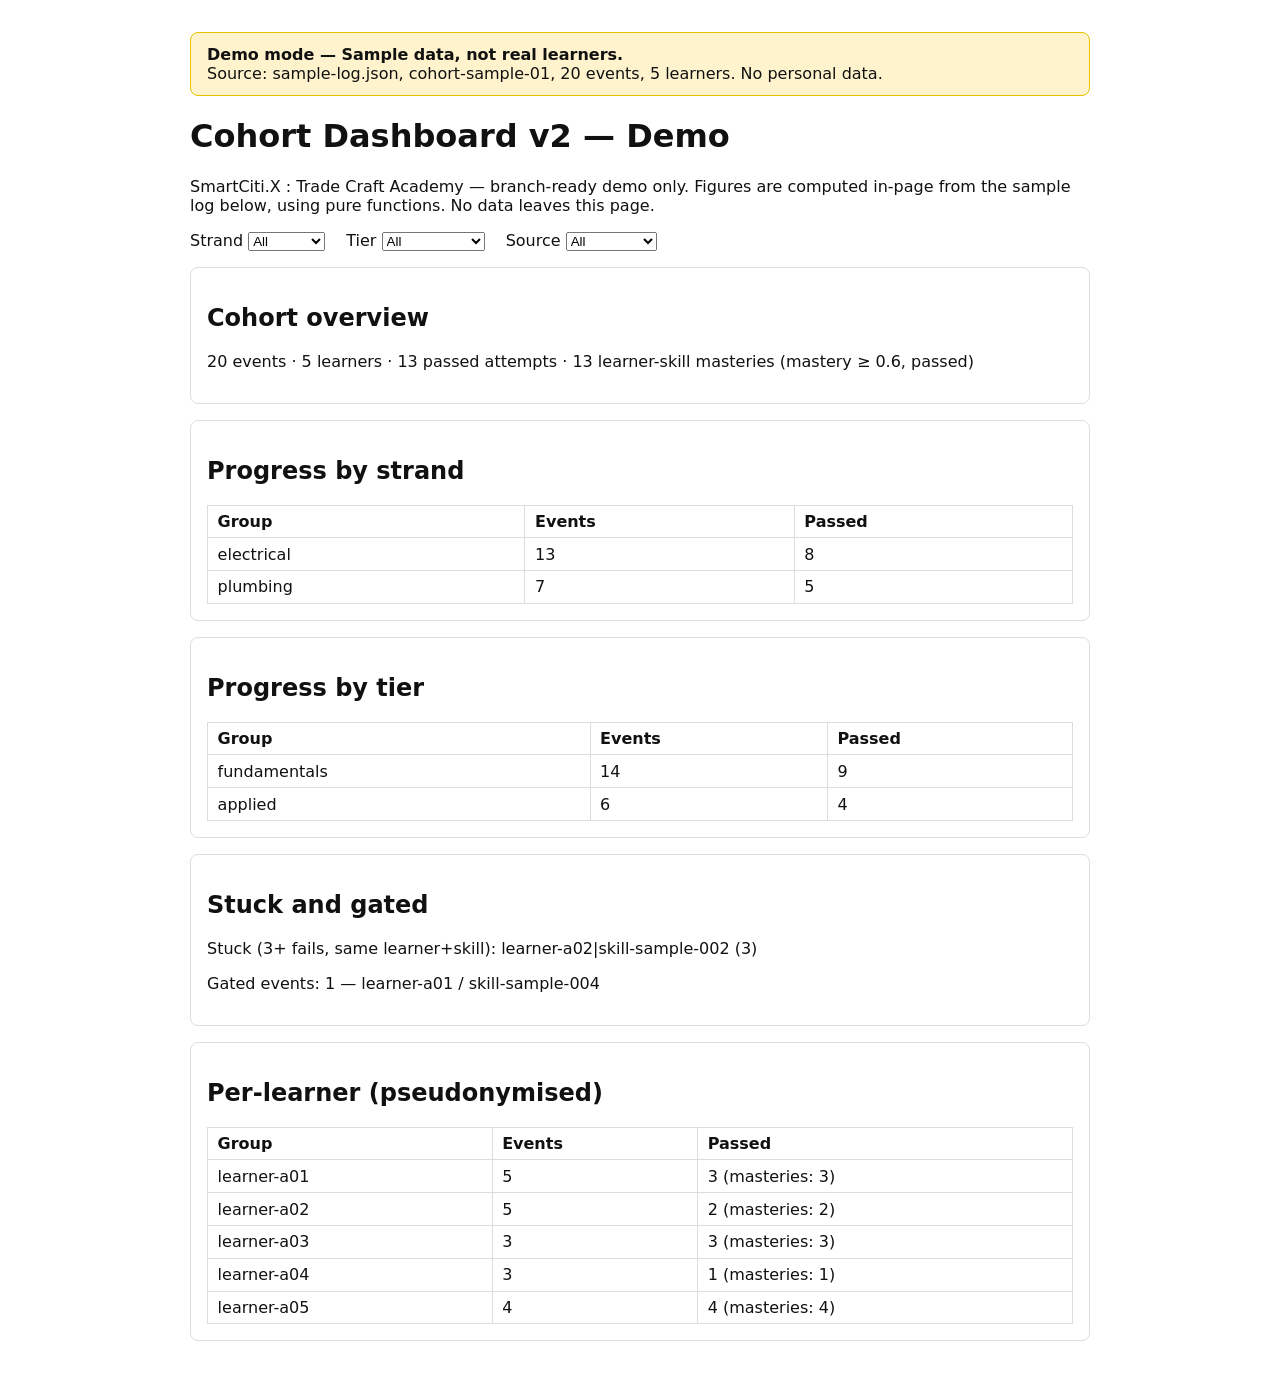
<file: dashboard-v2-demo.html>
<!DOCTYPE html>
<html lang="en">
<head>
<meta charset="utf-8">
<meta name="viewport" content="width=device-width, initial-scale=1">
<title>Cohort Dashboard v2 — Demo Mode</title>
<meta name="description" content="Cohort Dashboard v2 demo for SmartCiti.X — sample learner progress by strand and tier, computed in-page from a 20-event sample log for 5 fictional learners. Demo mode; no real learner data." />
<style>
body{font-family:system-ui,sans-serif;max-width:900px;margin:2rem auto;padding:0 1rem;color:#111}
.banner{background:#fff3cd;border:1px solid #e6c200;padding:.75rem 1rem;border-radius:8px}
.card{border:1px solid #ddd;border-radius:8px;padding:1rem;margin:1rem 0}
label{margin-right:1rem}
table{border-collapse:collapse;width:100%}th,td{border:1px solid #ddd;padding:.4rem .6rem;text-align:left}
</style>
</head>
<body>
<div class="banner"><strong>Demo mode — Sample data, not real learners.</strong><br>Source: sample-log.json, cohort-sample-01, 20 events, 5 learners. No personal data.</div>
<h1>Cohort Dashboard v2 — Demo</h1>
<p>SmartCiti.X : Trade Craft Academy — branch-ready demo only. Figures are computed in-page from the sample log below, using pure functions. No data leaves this page.</p>
<div>
<label>Strand <select id="strand"><option value="">All</option><option>electrical</option><option>plumbing</option></select></label>
<label>Tier <select id="tier"><option value="">All</option><option>fundamentals</option><option>applied</option></select></label>
<label>Source <select id="source"><option value="">All</option><option>web</option><option>campus_3d</option><option>vr_yard</option></select></label>
</div>
<div class="card" id="overview"></div>
<div class="card"><h2>Progress by strand</h2><div id="byStrand"></div></div>
<div class="card"><h2>Progress by tier</h2><div id="byTier"></div></div>
<div class="card"><h2>Stuck and gated</h2><div id="stuck"></div></div>
<div class="card"><h2>Per-learner (pseudonymised)</h2><div id="learners"></div></div>
<script>
const EVENTS = [
{"event_id":"evt-001","learner_id":"learner-a01","cohort_id":"cohort-sample-01","timestamp":"2026-10-20T15:00:00Z","hall_id":"hall-sample-01","skill_id":"skill-sample-001","strand":"electrical","tier":"fundamentals","outcome":"passed","attempts":1,"mastery":0.65,"gate_status":"open","zpd_level":3,"hints_used":0,"source":"web","session_id":"sess-01"},
{"event_id":"evt-002","learner_id":"learner-a01","cohort_id":"cohort-sample-01","timestamp":"2026-10-20T15:20:00Z","hall_id":"hall-sample-01","skill_id":"skill-sample-002","strand":"electrical","tier":"fundamentals","outcome":"passed","attempts":2,"mastery":0.72,"gate_status":"open","zpd_level":3,"hints_used":1,"source":"web","session_id":"sess-01"},
{"event_id":"evt-003","learner_id":"learner-a01","cohort_id":"cohort-sample-01","timestamp":"2026-10-21T15:00:00Z","hall_id":"hall-sample-01","skill_id":"skill-sample-003","strand":"electrical","tier":"applied","outcome":"failed","attempts":1,"mastery":0.4,"gate_status":"open","zpd_level":3,"hints_used":2,"source":"web","session_id":"sess-02"},
{"event_id":"evt-004","learner_id":"learner-a01","cohort_id":"cohort-sample-01","timestamp":"2026-10-21T15:30:00Z","hall_id":"hall-sample-01","skill_id":"skill-sample-003","strand":"electrical","tier":"applied","outcome":"passed","attempts":2,"mastery":0.68,"gate_status":"open","zpd_level":4,"hints_used":1,"source":"web","session_id":"sess-02"},
{"event_id":"evt-005","learner_id":"learner-a01","cohort_id":"cohort-sample-01","timestamp":"2026-10-22T15:00:00Z","hall_id":"hall-sample-02","skill_id":"skill-sample-004","strand":"plumbing","tier":"fundamentals","outcome":"gated","attempts":1,"mastery":0.3,"gate_status":"blocked","zpd_level":3,"hints_used":0,"source":"campus_3d","session_id":"sess-03"},
{"event_id":"evt-006","learner_id":"learner-a02","cohort_id":"cohort-sample-01","timestamp":"2026-10-20T16:00:00Z","hall_id":"hall-sample-01","skill_id":"skill-sample-001","strand":"electrical","tier":"fundamentals","outcome":"passed","attempts":1,"mastery":0.8,"gate_status":"open","zpd_level":4,"hints_used":0,"source":"web","session_id":"sess-04"},
{"event_id":"evt-007","learner_id":"learner-a02","cohort_id":"cohort-sample-01","timestamp":"2026-10-20T16:20:00Z","hall_id":"hall-sample-01","skill_id":"skill-sample-002","strand":"electrical","tier":"fundamentals","outcome":"failed","attempts":1,"mastery":0.35,"gate_status":"open","zpd_level":4,"hints_used":2,"source":"web","session_id":"sess-04"},
{"event_id":"evt-008","learner_id":"learner-a02","cohort_id":"cohort-sample-01","timestamp":"2026-10-21T16:00:00Z","hall_id":"hall-sample-01","skill_id":"skill-sample-002","strand":"electrical","tier":"fundamentals","outcome":"failed","attempts":2,"mastery":0.38,"gate_status":"open","zpd_level":4,"hints_used":2,"source":"web","session_id":"sess-05"},
{"event_id":"evt-009","learner_id":"learner-a02","cohort_id":"cohort-sample-01","timestamp":"2026-10-21T16:30:00Z","hall_id":"hall-sample-01","skill_id":"skill-sample-002","strand":"electrical","tier":"fundamentals","outcome":"failed","attempts":3,"mastery":0.42,"gate_status":"open","zpd_level":4,"hints_used":3,"source":"web","session_id":"sess-05"},
{"event_id":"evt-010","learner_id":"learner-a02","cohort_id":"cohort-sample-01","timestamp":"2026-10-22T16:00:00Z","hall_id":"hall-sample-02","skill_id":"skill-sample-004","strand":"plumbing","tier":"fundamentals","outcome":"passed","attempts":1,"mastery":0.7,"gate_status":"open","zpd_level":4,"hints_used":0,"source":"web","session_id":"sess-06"},
{"event_id":"evt-011","learner_id":"learner-a03","cohort_id":"cohort-sample-01","timestamp":"2026-10-20T14:00:00Z","hall_id":"hall-sample-02","skill_id":"skill-sample-004","strand":"plumbing","tier":"fundamentals","outcome":"passed","attempts":1,"mastery":0.75,"gate_status":"open","zpd_level":2,"hints_used":0,"source":"web","session_id":"sess-07"},
{"event_id":"evt-012","learner_id":"learner-a03","cohort_id":"cohort-sample-01","timestamp":"2026-10-20T14:30:00Z","hall_id":"hall-sample-02","skill_id":"skill-sample-005","strand":"plumbing","tier":"applied","outcome":"passed","attempts":1,"mastery":0.82,"gate_status":"passed","zpd_level":3,"hints_used":0,"source":"web","session_id":"sess-07"},
{"event_id":"evt-013","learner_id":"learner-a03","cohort_id":"cohort-sample-01","timestamp":"2026-10-21T14:00:00Z","hall_id":"hall-sample-01","skill_id":"skill-sample-001","strand":"electrical","tier":"fundamentals","outcome":"passed","attempts":1,"mastery":0.66,"gate_status":"open","zpd_level":3,"hints_used":1,"source":"campus_3d","session_id":"sess-08"},
{"event_id":"evt-014","learner_id":"learner-a04","cohort_id":"cohort-sample-01","timestamp":"2026-10-20T17:00:00Z","hall_id":"hall-sample-01","skill_id":"skill-sample-001","strand":"electrical","tier":"fundamentals","outcome":"failed","attempts":1,"mastery":0.28,"gate_status":"open","zpd_level":2,"hints_used":1,"source":"web","session_id":"sess-09"},
{"event_id":"evt-015","learner_id":"learner-a04","cohort_id":"cohort-sample-01","timestamp":"2026-10-21T17:00:00Z","hall_id":"hall-sample-01","skill_id":"skill-sample-001","strand":"electrical","tier":"fundamentals","outcome":"passed","attempts":2,"mastery":0.64,"gate_status":"open","zpd_level":2,"hints_used":1,"source":"web","session_id":"sess-10"},
{"event_id":"evt-016","learner_id":"learner-a04","cohort_id":"cohort-sample-01","timestamp":"2026-10-22T17:00:00Z","hall_id":"hall-sample-02","skill_id":"skill-sample-005","strand":"plumbing","tier":"applied","outcome":"failed","attempts":1,"mastery":0.45,"gate_status":"open","zpd_level":3,"hints_used":2,"source":"vr_yard","session_id":"sess-11"},
{"event_id":"evt-017","learner_id":"learner-a05","cohort_id":"cohort-sample-01","timestamp":"2026-10-20T13:00:00Z","hall_id":"hall-sample-02","skill_id":"skill-sample-004","strand":"plumbing","tier":"fundamentals","outcome":"passed","attempts":1,"mastery":0.71,"gate_status":"open","zpd_level":3,"hints_used":0,"source":"web","session_id":"sess-12"},
{"event_id":"evt-018","learner_id":"learner-a05","cohort_id":"cohort-sample-01","timestamp":"2026-10-21T13:00:00Z","hall_id":"hall-sample-02","skill_id":"skill-sample-005","strand":"plumbing","tier":"applied","outcome":"passed","attempts":1,"mastery":0.78,"gate_status":"passed","zpd_level":3,"hints_used":0,"source":"web","session_id":"sess-13"},
{"event_id":"evt-019","learner_id":"learner-a05","cohort_id":"cohort-sample-01","timestamp":"2026-10-22T13:00:00Z","hall_id":"hall-sample-01","skill_id":"skill-sample-003","strand":"electrical","tier":"applied","outcome":"passed","attempts":1,"mastery":0.74,"gate_status":"open","zpd_level":4,"hints_used":0,"source":"web","session_id":"sess-14"},
{"event_id":"evt-020","learner_id":"learner-a05","cohort_id":"cohort-sample-01","timestamp":"2026-10-22T13:30:00Z","hall_id":"hall-sample-01","skill_id":"skill-sample-002","strand":"electrical","tier":"fundamentals","outcome":"passed","attempts":1,"mastery":0.69,"gate_status":"open","zpd_level":4,"hints_used":0,"source":"web","session_id":"sess-14"}
];
// Pure functions: same input, same output. No clock, file, or random reads.
function filtered(){
  const s=document.getElementById('strand').value, t=document.getElementById('tier').value, so=document.getElementById('source').value;
  return EVENTS.filter(e=>(!s||e.strand===s)&&(!t||e.tier===t)&&(!so||e.source===so));
}
function masteredCount(events){
  const m=new Map();
  for(const e of events) if(e.outcome==='passed' && e.mastery>=0.6) m.set(e.learner_id+'|'+e.skill_id, true);
  return m.size;
}
function render(){
  const ev=filtered();
  const learners=[...new Set(ev.map(e=>e.learner_id))];
  const passed=ev.filter(e=>e.outcome==='passed').length;
  document.getElementById('overview').innerHTML = `<h2>Cohort overview</h2><p>${ev.length} events · ${learners.length} learners · ${passed} passed attempts · ${masteredCount(ev)} learner-skill masteries (mastery ≥ 0.6, passed)</p>`;
  const by=(key)=>{const out={}; for(const e of ev){out[e[key]]=out[e[key]]||{total:0,passed:0}; out[e[key]].total++; if(e.outcome==='passed') out[e[key]].passed++} return out};
  const table=(obj)=>`<table><tr><th>Group</th><th>Events</th><th>Passed</th></tr>${Object.entries(obj).map(([k,v])=>`<tr><td>${k}</td><td>${v.total}</td><td>${v.passed}</td></tr>`).join('')}</table>`;
  document.getElementById('byStrand').innerHTML=table(by('strand'));
  document.getElementById('byTier').innerHTML=table(by('tier'));
  // Stuck: 3+ failed attempts on same learner+skill with no later pass in filtered set
  const fails={}; for(const e of ev) if(e.outcome==='failed') fails[e.learner_id+'|'+e.skill_id]=(fails[e.learner_id+'|'+e.skill_id]||0)+1;
  const stuck=Object.entries(fails).filter(([,n])=>n>=3);
  const gated=ev.filter(e=>e.gate_status==='blocked');
  document.getElementById('stuck').innerHTML=`<p>Stuck (3+ fails, same learner+skill): ${stuck.length ? stuck.map(([k,n])=>k+' ('+n+')').join(', ') : 'none in this filter'}</p><p>Gated events: ${gated.length} — ${gated.map(e=>e.learner_id+' / '+e.skill_id).join(', ') || 'none'}</p>`;
  const per={}; for(const e of ev){per[e.learner_id]=per[e.learner_id]||{events:0,passed:0,skills:new Set()}; per[e.learner_id].events++; if(e.outcome==='passed'){per[e.learner_id].passed++; if(e.mastery>=0.6) per[e.learner_id].skills.add(e.skill_id)}} 
  document.getElementById('learners').innerHTML=table(Object.fromEntries(Object.entries(per).map(([k,v])=>[k,{total:v.events,passed:v.passed+' (masteries: '+v.skills.size+')'}])));
}
['strand','tier','source'].forEach(id=>document.getElementById(id).addEventListener('change',render));
render();
</script>
</body>
</html>
</file>
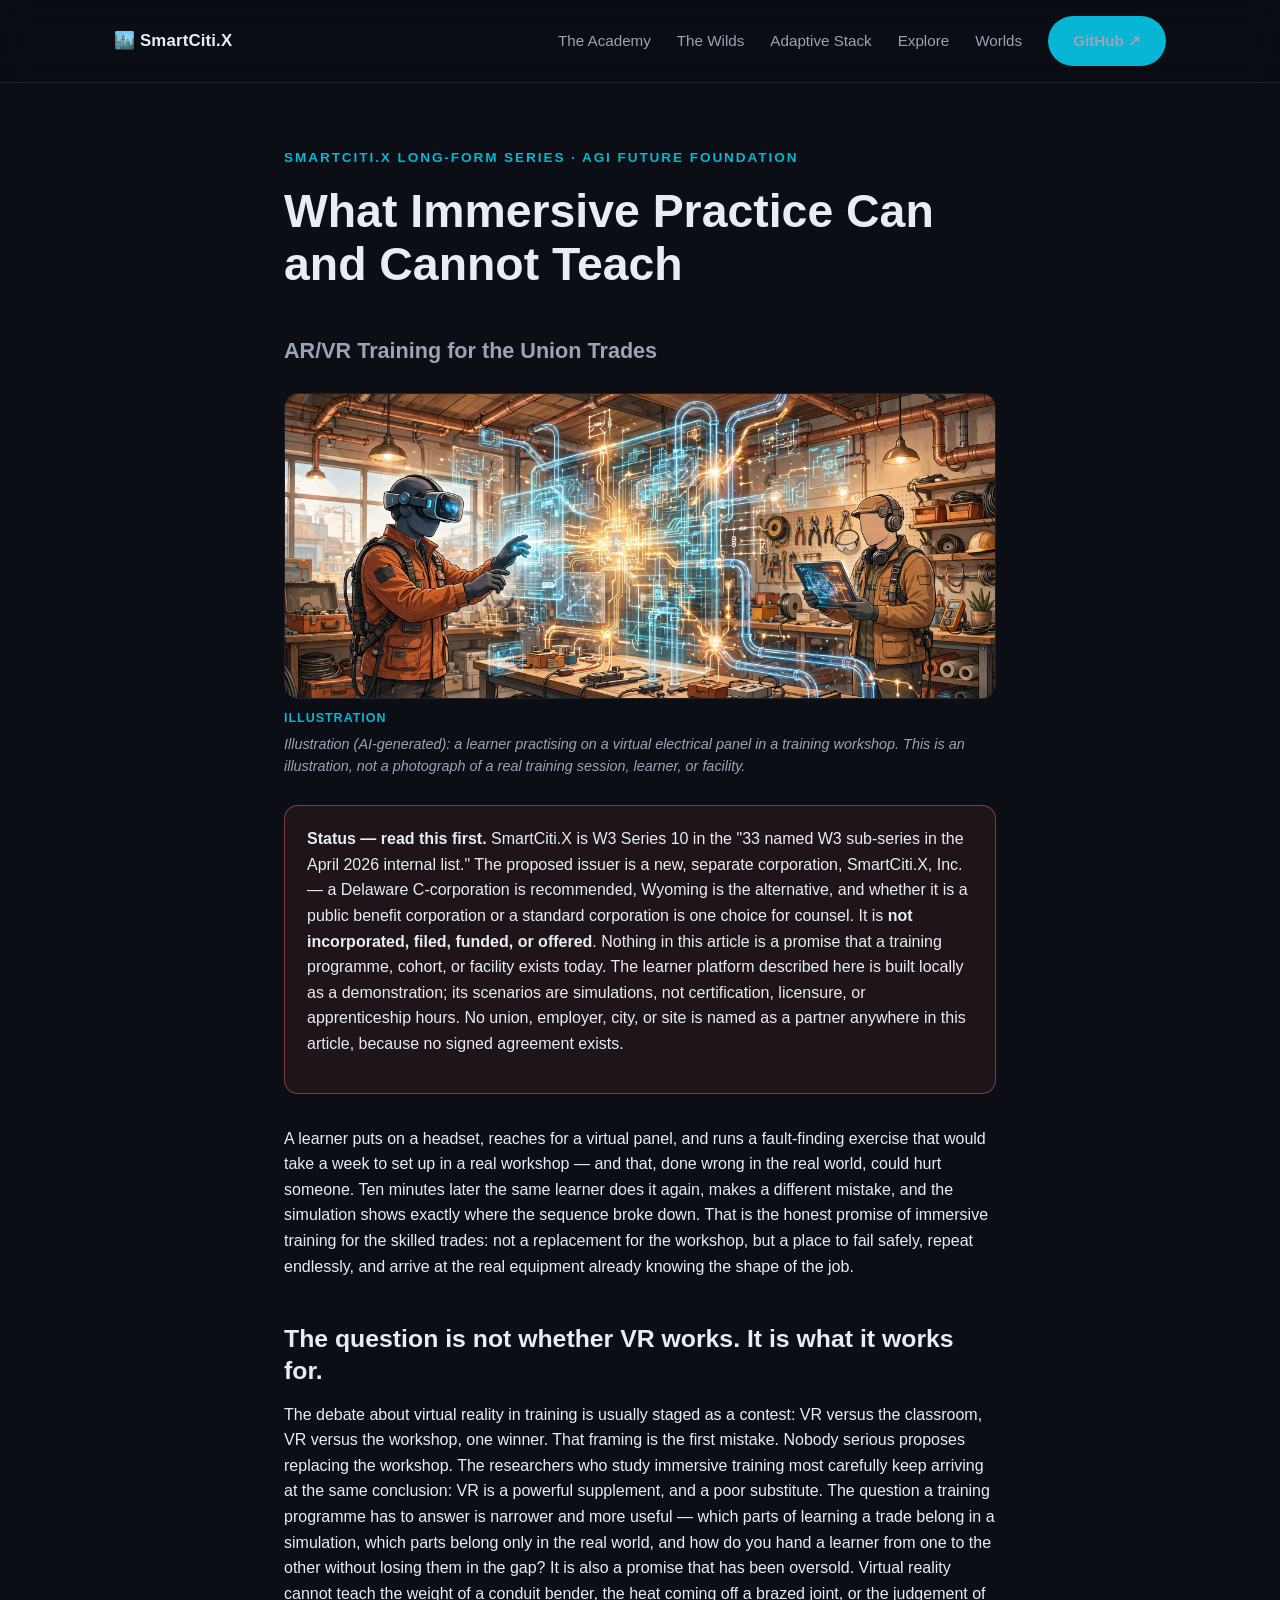
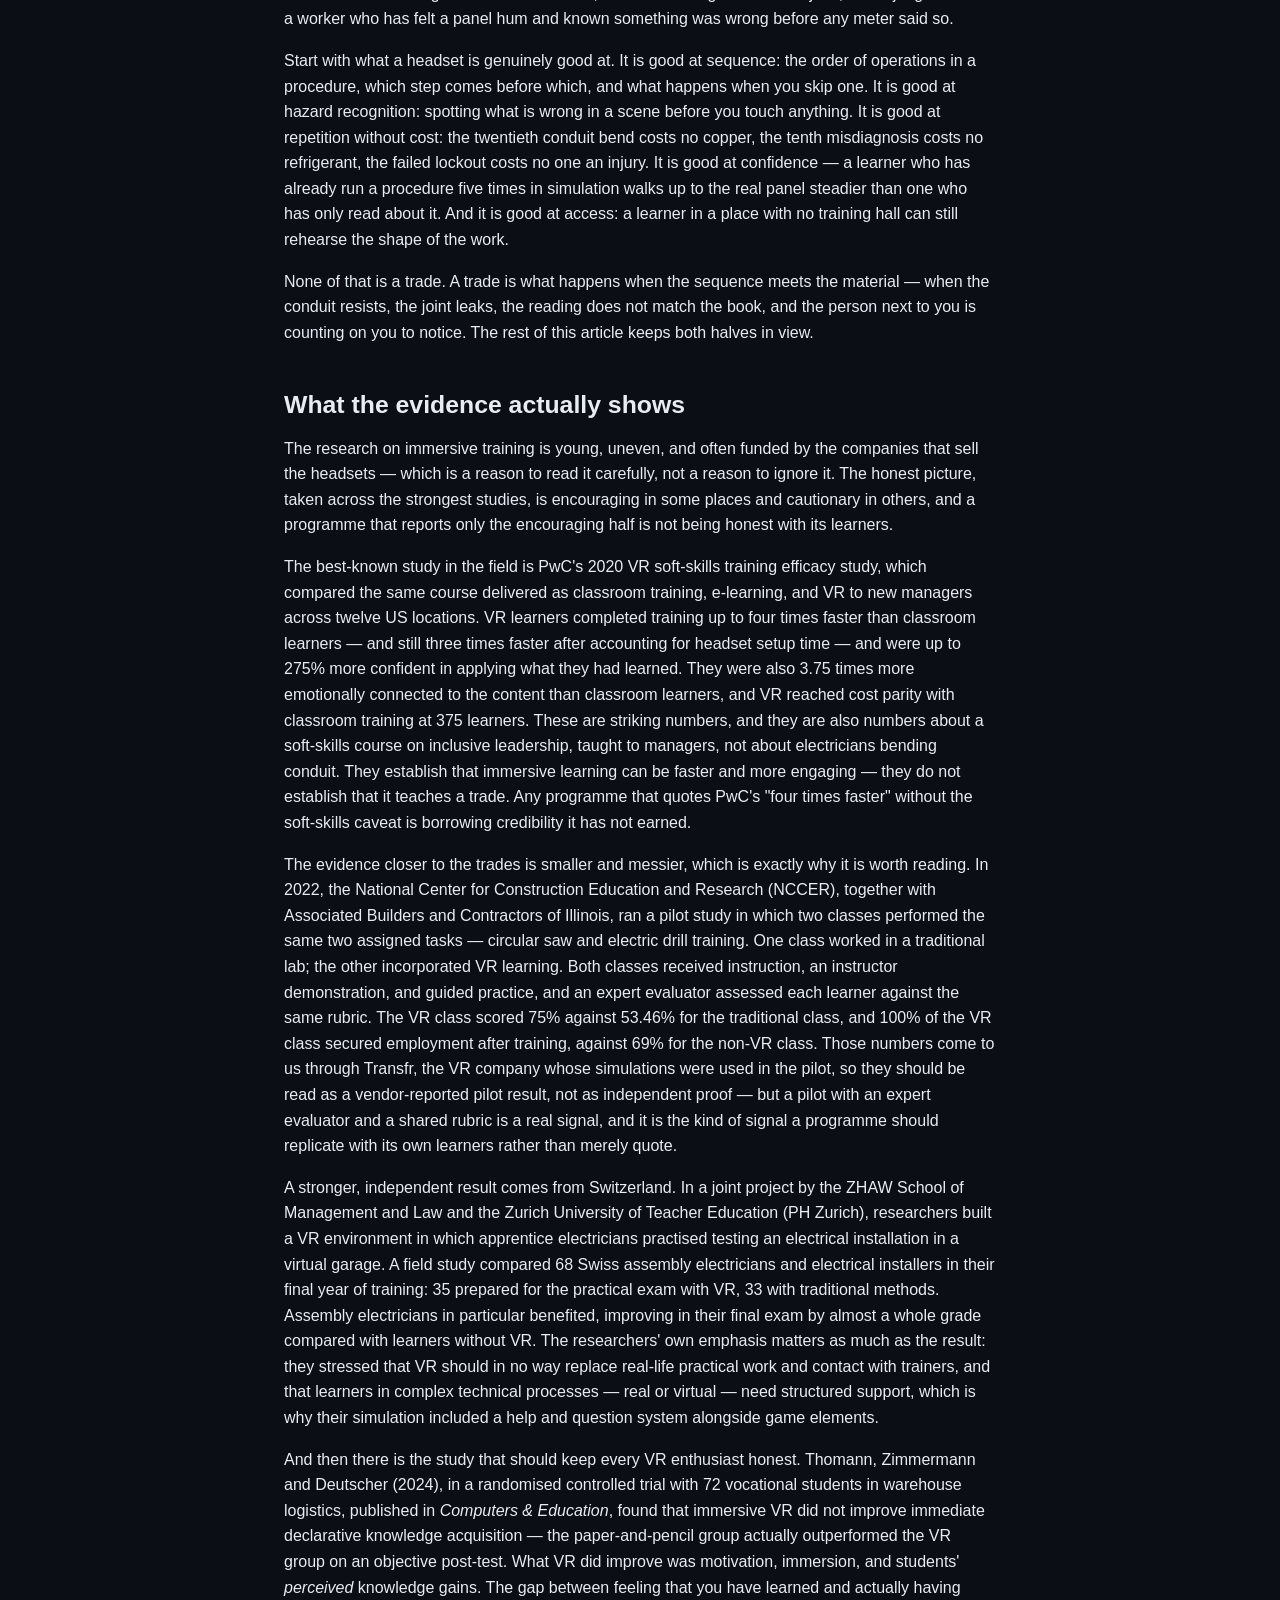
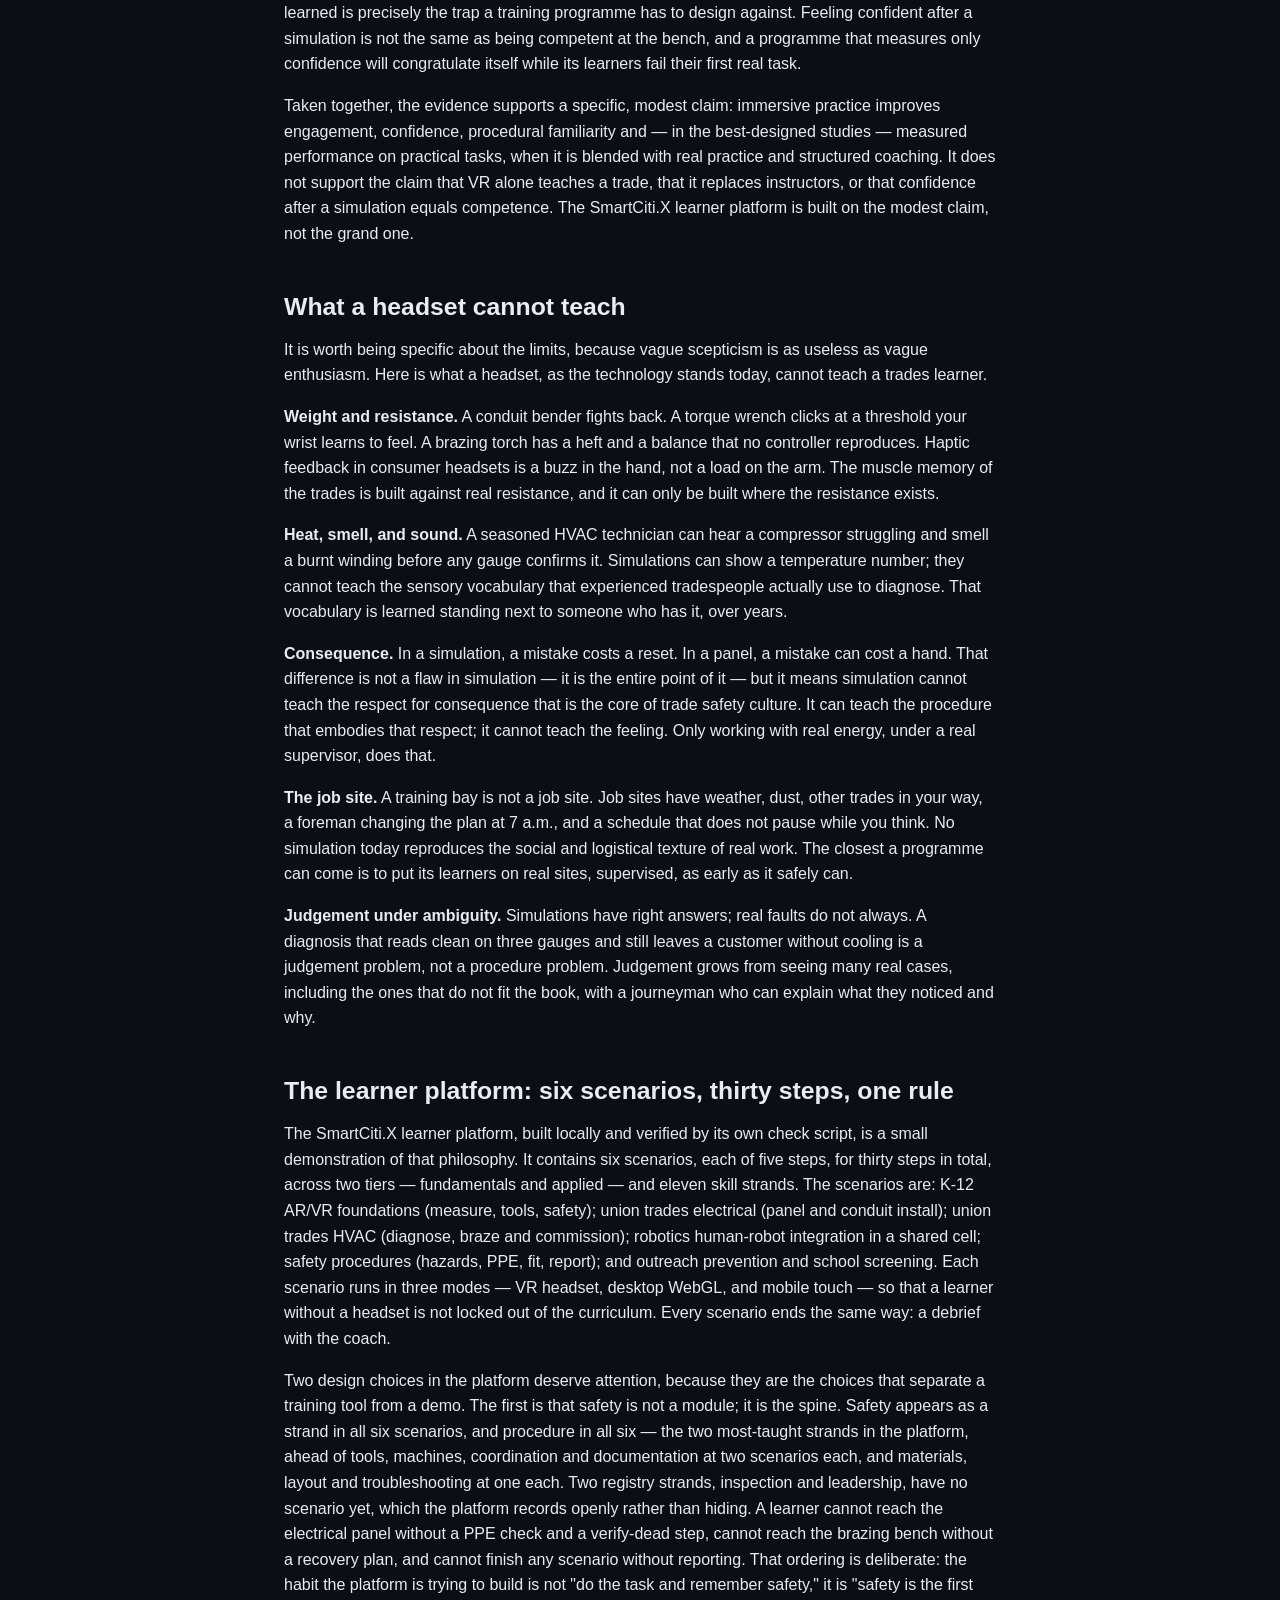
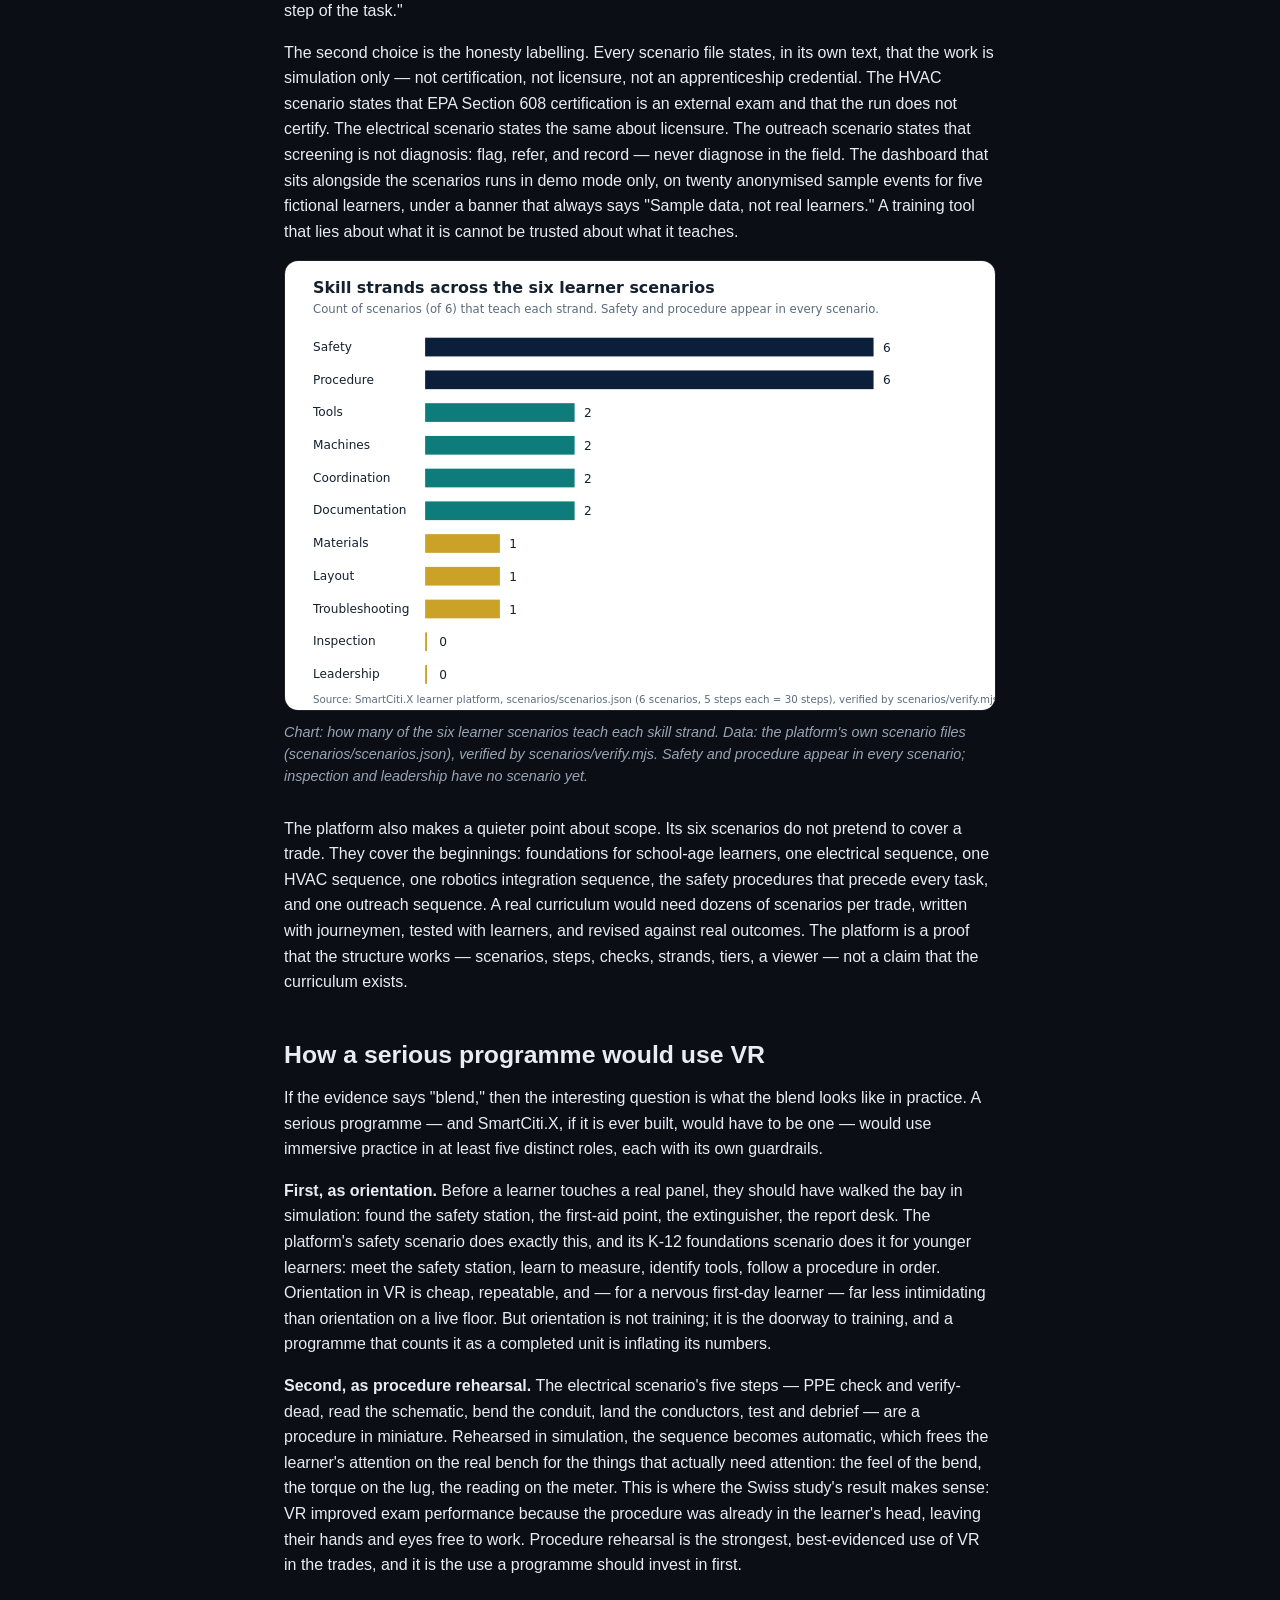
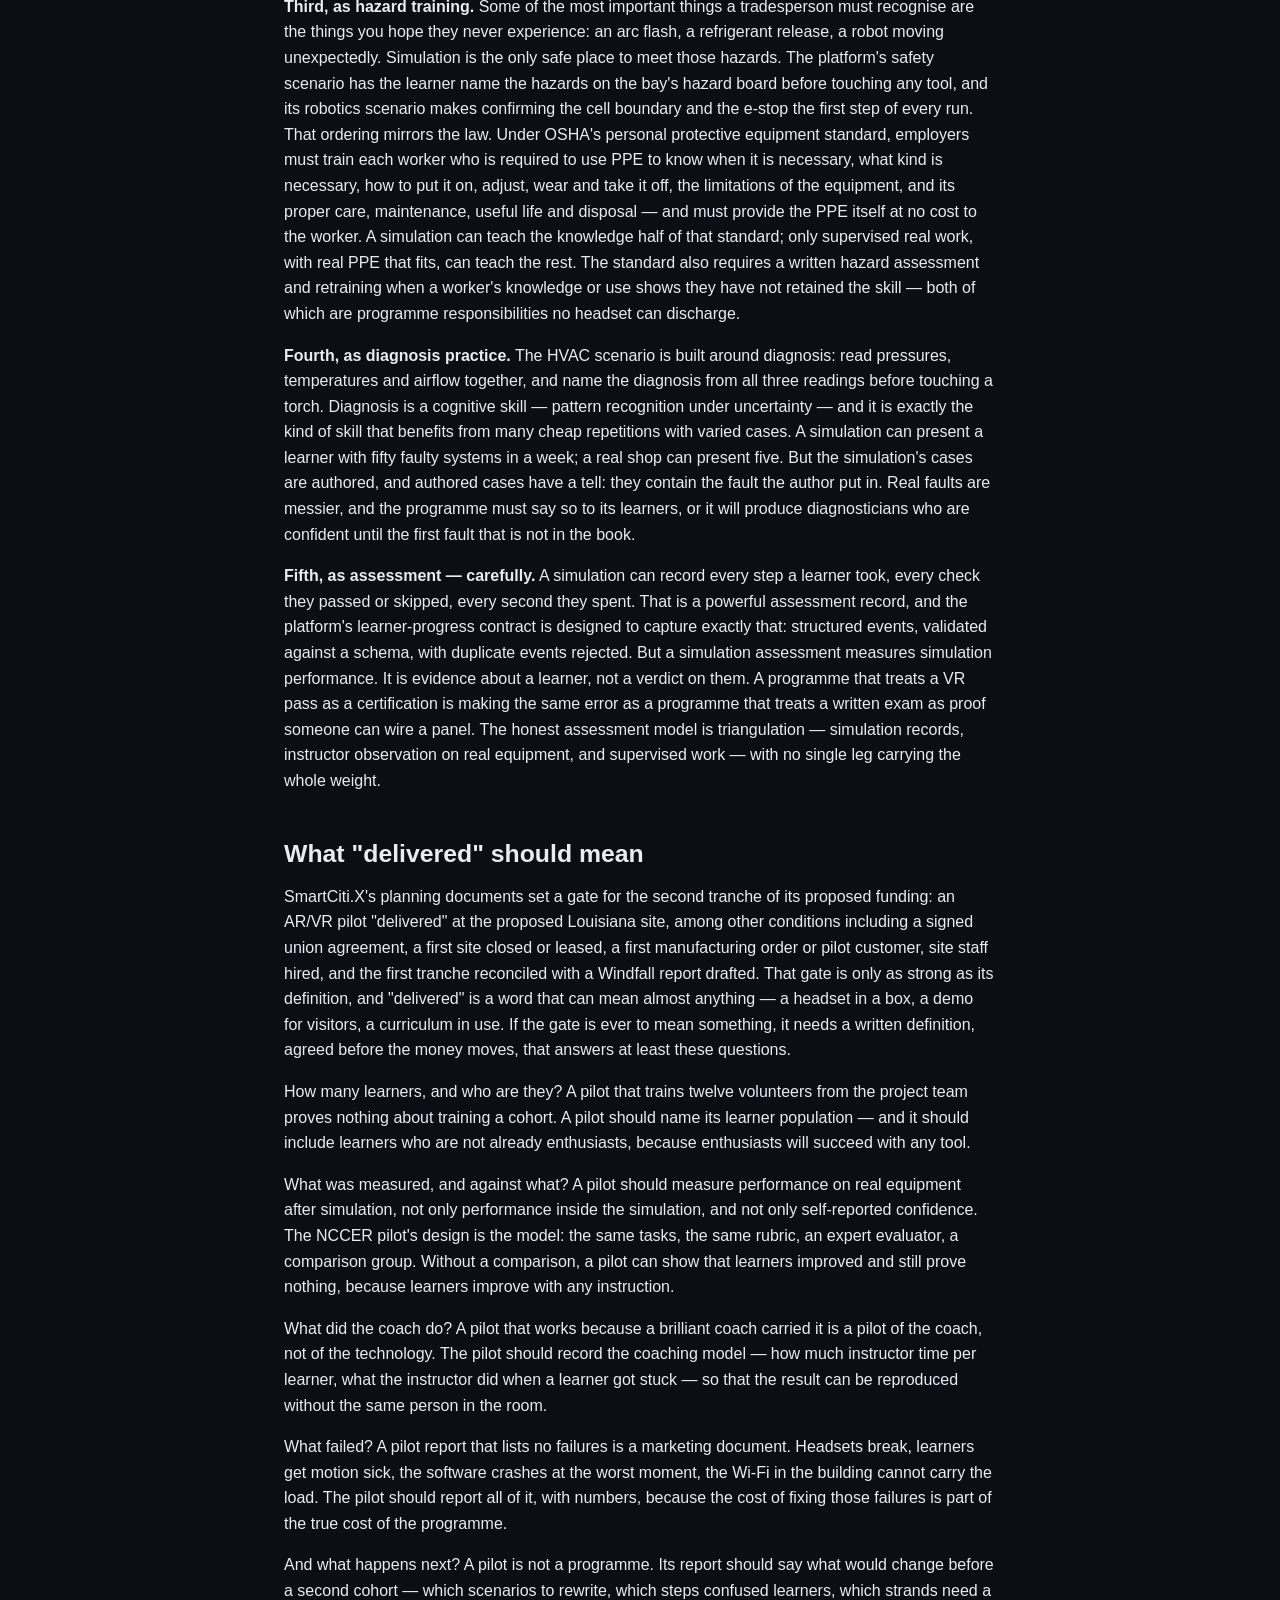
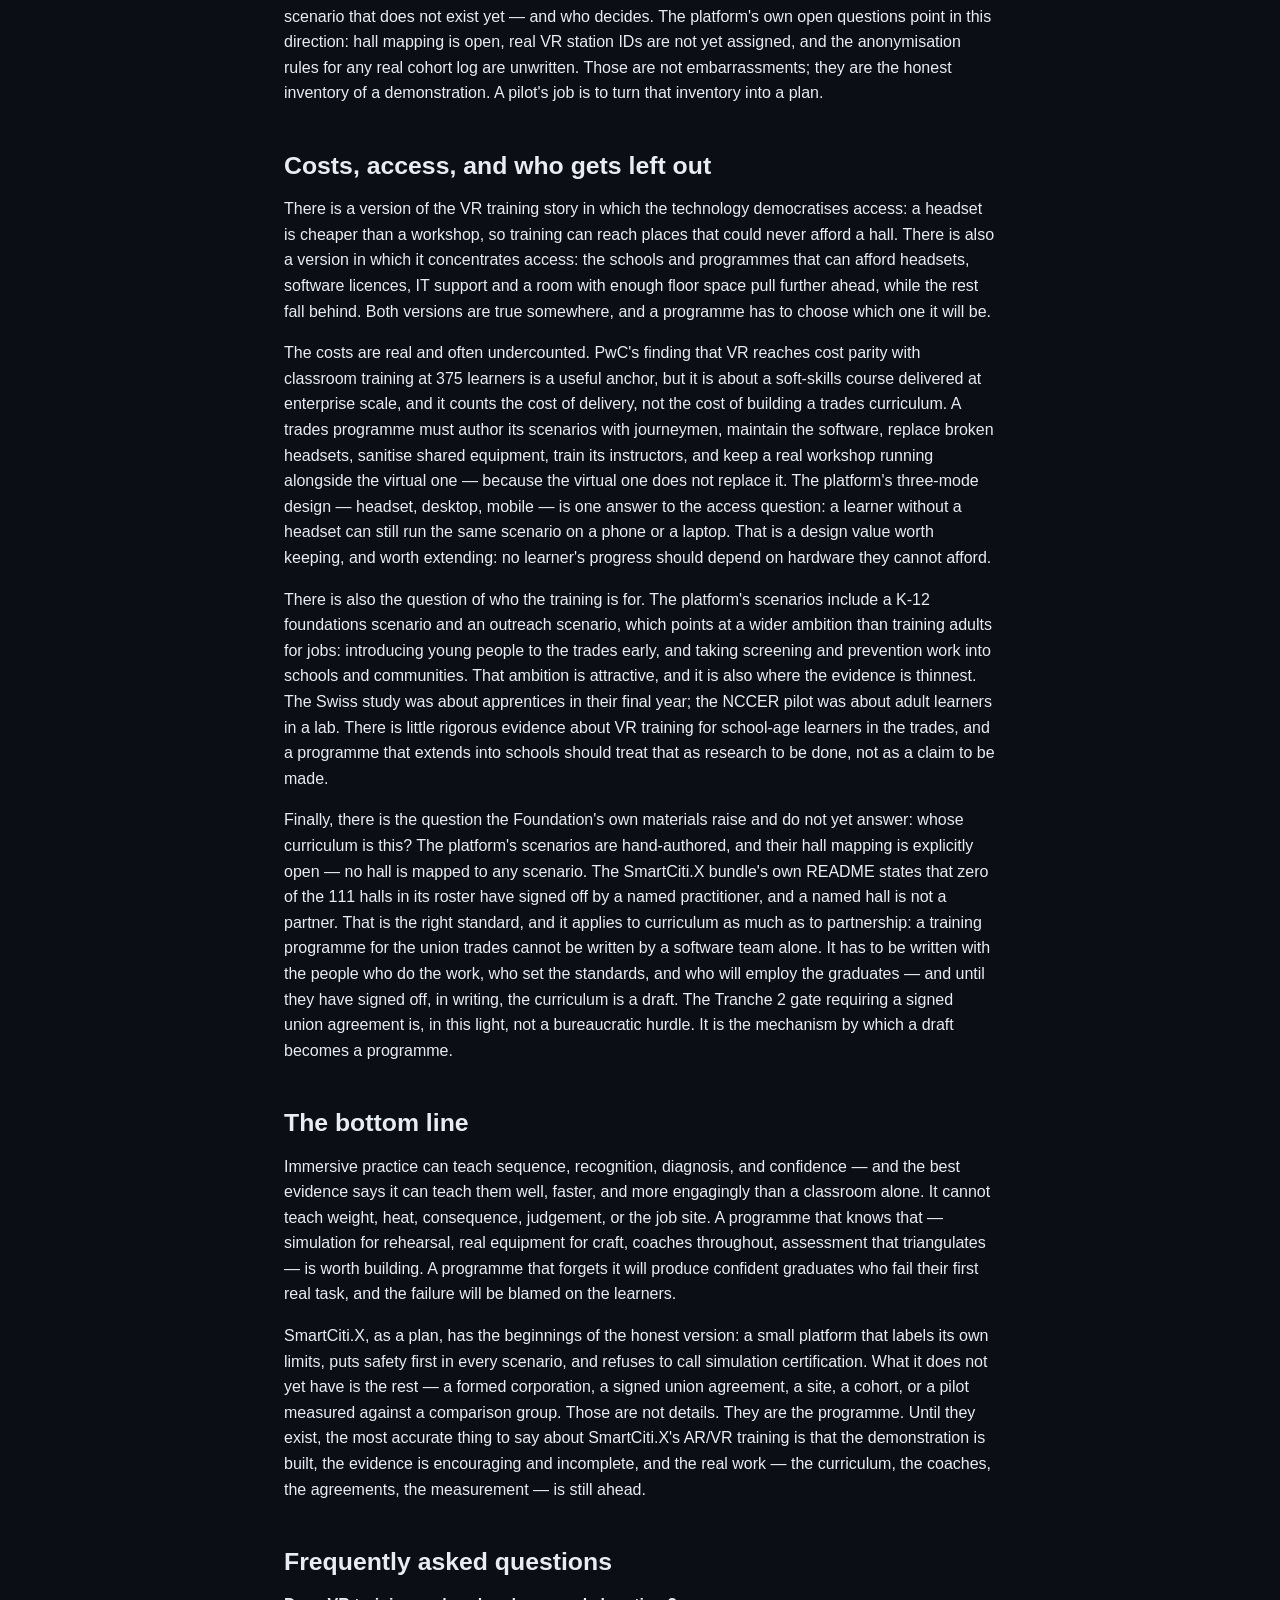
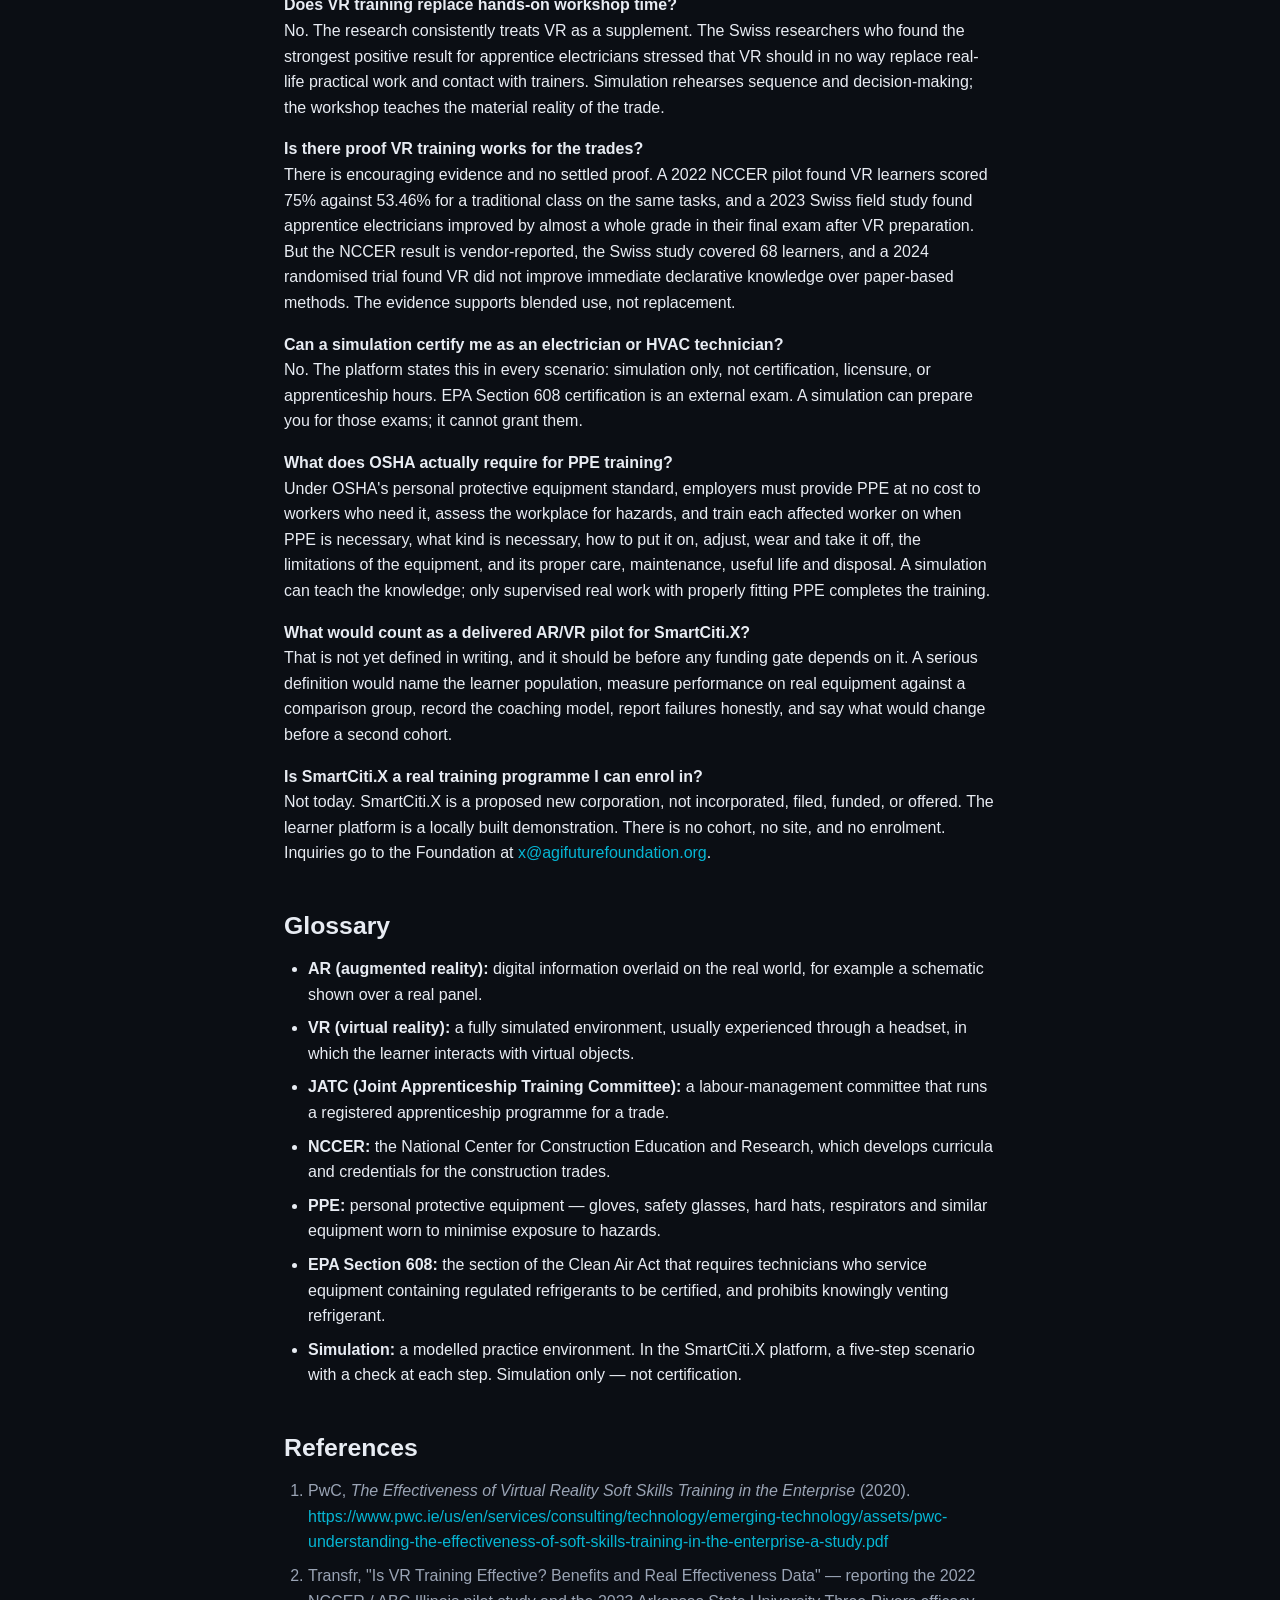
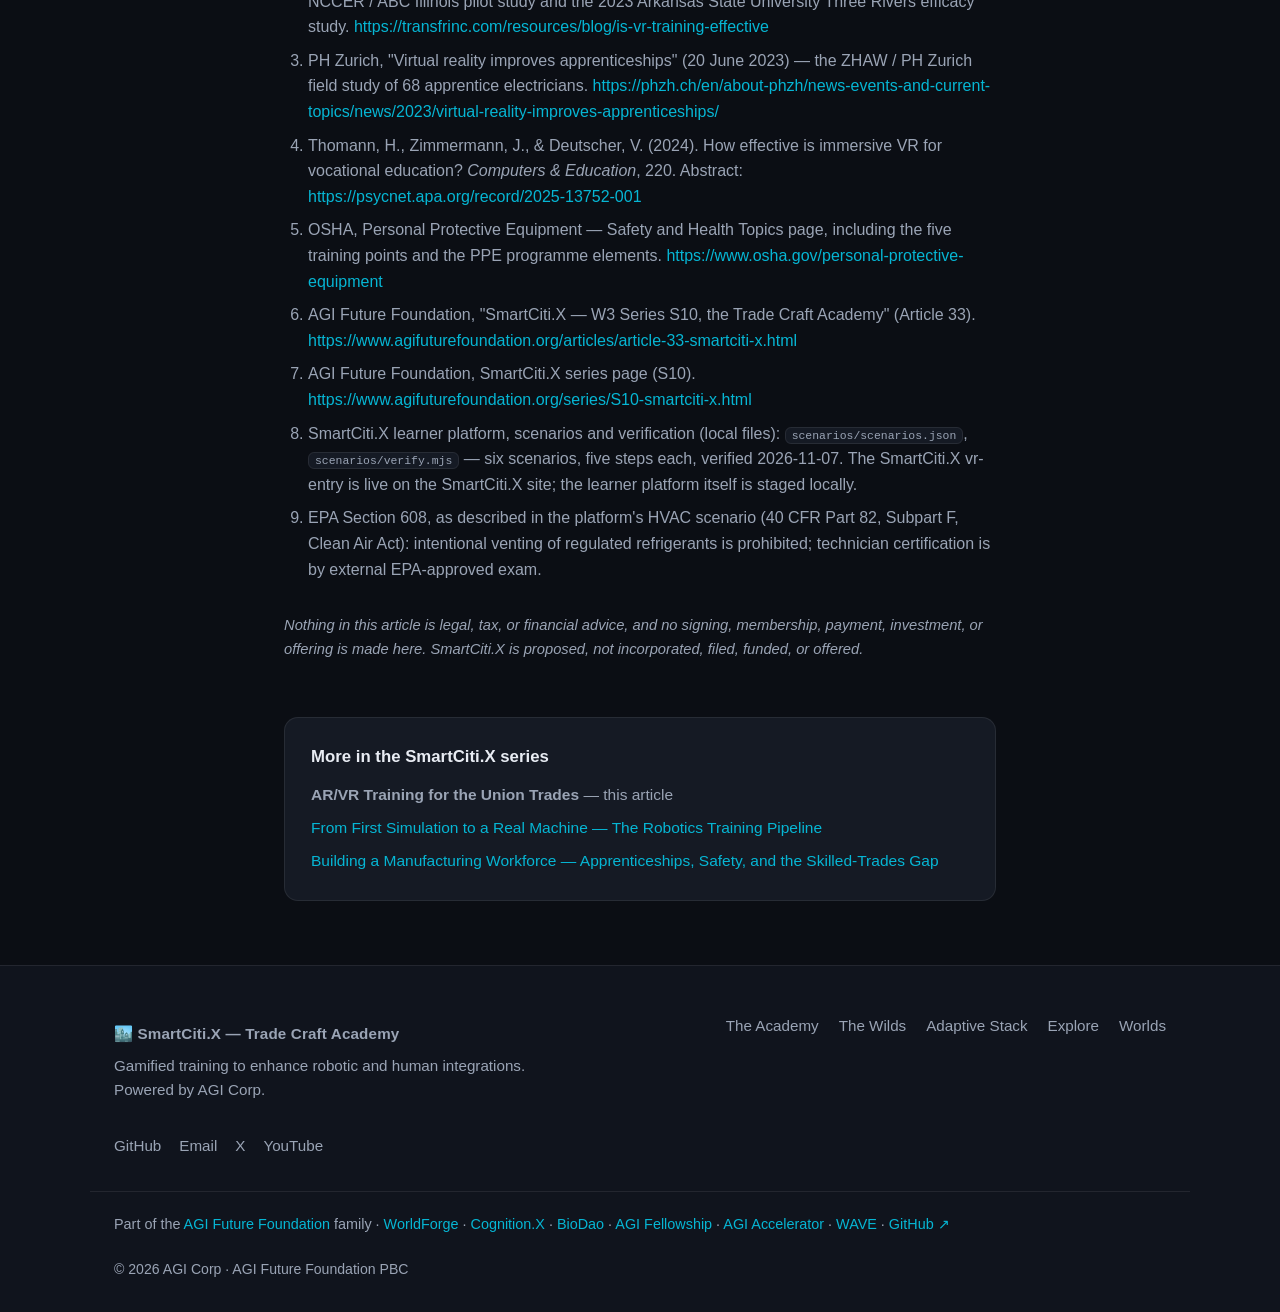
<file: articles/ar-vr-trades-training.html>
<!DOCTYPE html>
<html lang="en">
<head>
  <meta charset="UTF-8" />
  <meta name="viewport" content="width=device-width, initial-scale=1.0" />
  <title>What Immersive Practice Can and Cannot Teach — AR/VR Training for the Union Trades | SmartCiti.X</title>
  <meta name="description" content="A learner puts on a headset, reaches for a virtual panel, and runs a fault-finding exercise that would take a week to set up in a real workshop." />
  <link rel="canonical" href="https://smartcitix.agifuturefoundation.org/articles/ar-vr-trades-training.html" />
  <meta property="og:title" content="What Immersive Practice Can and Cannot Teach — AR/VR Training for the Union Trades | SmartCiti.X" />
  <meta property="og:description" content="A learner puts on a headset, reaches for a virtual panel, and runs a fault-finding exercise that would take a week to set up in a real workshop." />
  <meta property="og:type" content="article" />
  <meta property="og:url" content="https://smartcitix.agifuturefoundation.org/articles/ar-vr-trades-training.html" />
  <meta property="og:image" content="https://smartcitix.agifuturefoundation.org/articles/assets/media-generation-hero-ar-vr-trades-training-0-25ff952c-ce59-46b0-ac44-0c3dcb816eb8.webp" />
  <meta name="twitter:card" content="summary_large_image" />
  <meta name="twitter:title" content="What Immersive Practice Can and Cannot Teach — AR/VR Training for the Union Trades | SmartCiti.X" />
  <meta name="twitter:description" content="A learner puts on a headset, reaches for a virtual panel, and runs a fault-finding exercise that would take a week to set up in a real workshop." />
  <meta name="twitter:image" content="https://smartcitix.agifuturefoundation.org/articles/assets/media-generation-hero-ar-vr-trades-training-0-25ff952c-ce59-46b0-ac44-0c3dcb816eb8.webp" />
  <meta name="theme-color" content="#0b0e14" />
  <link rel="icon" href="data:image/svg+xml,%3Csvg xmlns='http://www.w3.org/2000/svg' viewBox='0 0 32 32'%3E%3Ccircle cx='16' cy='16' r='14' fill='%2306b6d4'/%3E%3C/svg%3E" />
  <style>
    :root { --accent: #06b6d4; --accent-soft: rgba(6, 182, 212, 0.12); --bg: #0b0e14; --bg-alt: #10141d; --panel: #151a24; --border: rgba(255, 255, 255, 0.08); --text: #e8ecf3; --text-muted: #9aa4b5; --danger: #ff6b6b; --success: #2ecc8f; --radius: 14px; --maxw: 1100px; }
    * { margin: 0; padding: 0; box-sizing: border-box; }
    html { scroll-behavior: smooth; }
    body { font-family: "Inter", -apple-system, BlinkMacSystemFont, "Segoe UI", Roboto, sans-serif; background: var(--bg); color: var(--text); line-height: 1.6; -webkit-font-smoothing: antialiased; }
    .container { max-width: var(--maxw); margin: 0 auto; padding: 0 24px; }
    a { color: var(--accent); text-decoration: none; }
    a:hover { text-decoration: underline; }
    .site-header { position: sticky; top: 0; z-index: 50; background: rgba(11, 14, 20, 0.85); backdrop-filter: blur(12px); border-bottom: 1px solid var(--border); }
    .nav { display: flex; align-items: center; justify-content: space-between; padding: 16px 24px; }
    .brand { font-weight: 700; color: var(--text); font-size: 1.05rem; letter-spacing: 0.01em; }
    .brand:hover { text-decoration: none; }
    .nav-links { display: flex; align-items: center; gap: 26px; list-style: none; }
    .nav-links a { color: var(--text-muted); font-size: 0.95rem; }
    .nav-links a:hover { color: var(--text); text-decoration: none; }
    .btn { display: inline-block; padding: 12px 24px; border-radius: 999px; font-weight: 600; font-size: 0.95rem; border: 1px solid transparent; cursor: pointer; }
    .btn-primary { background: var(--accent); color: #fff; }
    article.article { max-width: 760px; margin: 0 auto; padding: 64px 24px 40px; }
    .eyebrow { color: var(--accent); font-size: 0.85rem; font-weight: 600; text-transform: uppercase; letter-spacing: 0.14em; margin-bottom: 14px; }
    article.article h1 { font-size: clamp(2rem, 4.5vw, 2.9rem); line-height: 1.15; margin-bottom: 10px; }
    article.article h2.subtitle { font-size: 1.35rem; font-weight: 600; color: var(--text-muted); line-height: 1.35; margin-bottom: 28px; }
    article.article h2 { font-size: 1.55rem; line-height: 1.3; margin: 44px 0 14px; }
    article.article p { margin-bottom: 16px; }
    article.article strong { color: var(--text); }
    article.article ul, article.article ol { margin: 0 0 16px 0; padding-left: 24px; }
    article.article li { margin-bottom: 8px; }
    article.article blockquote { border-left: 3px solid var(--accent); padding: 4px 0 4px 18px; margin: 0 0 20px 0; color: var(--text-muted); }
    article.article code { background: var(--panel); border: 1px solid var(--border); border-radius: 6px; padding: 1px 6px; font-size: 0.88em; }
    .status-box { background: rgba(255, 107, 107, 0.08); border: 1px solid rgba(255, 107, 107, 0.45); border-radius: var(--radius); padding: 20px 22px; margin: 0 0 32px 0; }
    .status-box p { margin-bottom: 0; color: var(--text); }
    .status-box strong { color: var(--text); }
    figure { margin: 0 0 28px 0; }
    figure img { display: block; width: 100%; height: auto; border-radius: var(--radius); border: 1px solid var(--border); }
    figcaption { color: var(--text-muted); font-size: 0.9rem; font-style: italic; margin-top: 10px; line-height: 1.55; }
    figcaption .fig-label { font-style: normal; font-weight: 700; color: var(--accent); text-transform: uppercase; letter-spacing: 0.08em; font-size: 0.78rem; display: block; margin-bottom: 4px; }
    table { width: 100%; border-collapse: collapse; margin: 0 0 12px 0; font-size: 0.95rem; }
    th, td { border: 1px solid var(--border); padding: 10px 12px; text-align: left; vertical-align: top; }
    th { background: var(--panel); color: var(--text); }
    td { color: var(--text-muted); }
    .table-source, .chart-caption { color: var(--text-muted); font-size: 0.9rem; font-style: italic; margin-bottom: 20px; }
    .references ol { padding-left: 22px; }
    .references li { margin-bottom: 10px; color: var(--text-muted); overflow-wrap: anywhere; }
    .disclaimer { color: var(--text-muted); font-style: italic; font-size: 0.92rem; margin-top: 32px; }
    .series-nav { max-width: 760px; margin: 0 auto 64px; padding: 0 24px; }
    .series-nav .card { background: var(--panel); border: 1px solid var(--border); border-radius: var(--radius); padding: 26px; }
    .series-nav h2 { font-size: 1.05rem; margin-bottom: 12px; }
    .series-nav ul { list-style: none; padding: 0; margin: 0; display: grid; gap: 8px; }
    .series-nav li { color: var(--text-muted); font-size: 0.97rem; }
    .site-footer { border-top: 1px solid var(--border); padding: 48px 0 32px; background: var(--bg-alt); }
    .footer-inner { display: flex; flex-wrap: wrap; gap: 32px; justify-content: space-between; }
    .footer-brand p { color: var(--text-muted); font-size: 0.95rem; margin-top: 8px; max-width: 420px; }
    .footer-nav { display: flex; gap: 20px; flex-wrap: wrap; align-content: flex-start; }
    .footer-nav a { color: var(--text-muted); font-size: 0.95rem; }
    .social-links { display: flex; gap: 18px; }
    .social-links a { color: var(--text-muted); font-size: 0.95rem; }
    .family-bar { margin-top: 32px; padding-top: 20px; border-top: 1px solid var(--border); }
    .family-bar p { color: var(--text-muted); font-size: 0.9rem; line-height: 1.8; }
    .footer-bottom { margin-top: 20px; }
    .footer-bottom p { color: var(--text-muted); font-size: 0.88rem; }
    @media (max-width: 720px) { .nav-links { display: none; } article.article { padding-top: 44px; } }
  </style>
</head>
<body>
  <header class="site-header">
    <nav class="nav container">
      <a class="brand" href="https://smartcitix.agifuturefoundation.org/">🏙️ SmartCiti.X</a>
      <ul class="nav-links">
        <li><a href="https://smartcitix.agifuturefoundation.org/#academy">The Academy</a></li>
        <li><a href="https://smartcitix.agifuturefoundation.org/#wilds">The Wilds</a></li>
        <li><a href="https://smartcitix.agifuturefoundation.org/#stack">Adaptive Stack</a></li>
        <li><a href="https://smartcitix.agifuturefoundation.org/#explore">Explore</a></li>
        <li><a href="https://smartcitix.agifuturefoundation.org/#worlds">Worlds</a></li>
        <li><a href="https://github.com/AGIFutureFoundation/SmartCiti.X" target="_blank" rel="noopener" class="btn btn-primary">GitHub ↗</a></li>
      </ul>
    </nav>
  </header>
  <main>
  <article class="article">
    <p class="eyebrow">SmartCiti.X long-form series · AGI Future Foundation</p>
    <h1>What Immersive Practice Can and Cannot Teach</h1>
    <h2 class="subtitle">AR/VR Training for the Union Trades</h2>
    <figure>
      <img src="assets/media-generation-hero-ar-vr-trades-training-0-25ff952c-ce59-46b0-ac44-0c3dcb816eb8.webp" alt="Illustration: a learner in a VR headset practising on a glowing virtual electrical panel while a coach looks on" />
      <figcaption><span class="fig-label">Illustration</span>Illustration (AI-generated): a learner practising on a virtual electrical panel in a training workshop. This is an illustration, not a photograph of a real training session, learner, or facility.</figcaption>
    </figure>
    <aside class="status-box">
      <p><strong>Status — read this first.</strong> SmartCiti.X is W3 Series 10 in the "33 named W3 sub-series in the April 2026 internal list." The proposed issuer is a new, separate corporation, SmartCiti.X, Inc. — a Delaware C-corporation is recommended, Wyoming is the alternative, and whether it is a public benefit corporation or a standard corporation is one choice for counsel. It is <strong>not incorporated, filed, funded, or offered</strong>. Nothing in this article is a promise that a training programme, cohort, or facility exists today. The learner platform described here is built locally as a demonstration; its scenarios are simulations, not certification, licensure, or apprenticeship hours. No union, employer, city, or site is named as a partner anywhere in this article, because no signed agreement exists.</p>
    </aside>
    <p>A learner puts on a headset, reaches for a virtual panel, and runs a fault-finding exercise that would take a week to set up in a real workshop — and that, done wrong in the real world, could hurt someone. Ten minutes later the same learner does it again, makes a different mistake, and the simulation shows exactly where the sequence broke down. That is the honest promise of immersive training for the skilled trades: not a replacement for the workshop, but a place to fail safely, repeat endlessly, and arrive at the real equipment already knowing the shape of the job.</p>
    <h2>The question is not whether VR works. It is what it works for.</h2>
    <p>The debate about virtual reality in training is usually staged as a contest: VR versus the classroom, VR versus the workshop, one winner. That framing is the first mistake. Nobody serious proposes replacing the workshop. The researchers who study immersive training most carefully keep arriving at the same conclusion: VR is a powerful supplement, and a poor substitute. The question a training programme has to answer is narrower and more useful — which parts of learning a trade belong in a simulation, which parts belong only in the real world, and how do you hand a learner from one to the other without losing them in the gap? It is also a promise that has been oversold. Virtual reality cannot teach the weight of a conduit bender, the heat coming off a brazed joint, or the judgement of a worker who has felt a panel hum and known something was wrong before any meter said so.</p>
    <p>Start with what a headset is genuinely good at. It is good at sequence: the order of operations in a procedure, which step comes before which, and what happens when you skip one. It is good at hazard recognition: spotting what is wrong in a scene before you touch anything. It is good at repetition without cost: the twentieth conduit bend costs no copper, the tenth misdiagnosis costs no refrigerant, the failed lockout costs no one an injury. It is good at confidence — a learner who has already run a procedure five times in simulation walks up to the real panel steadier than one who has only read about it. And it is good at access: a learner in a place with no training hall can still rehearse the shape of the work.</p>
    <p>None of that is a trade. A trade is what happens when the sequence meets the material — when the conduit resists, the joint leaks, the reading does not match the book, and the person next to you is counting on you to notice. The rest of this article keeps both halves in view.</p>
    <h2>What the evidence actually shows</h2>
    <p>The research on immersive training is young, uneven, and often funded by the companies that sell the headsets — which is a reason to read it carefully, not a reason to ignore it. The honest picture, taken across the strongest studies, is encouraging in some places and cautionary in others, and a programme that reports only the encouraging half is not being honest with its learners.</p>
    <p>The best-known study in the field is PwC's 2020 VR soft-skills training efficacy study, which compared the same course delivered as classroom training, e-learning, and VR to new managers across twelve US locations. VR learners completed training up to four times faster than classroom learners — and still three times faster after accounting for headset setup time — and were up to 275% more confident in applying what they had learned. They were also 3.75 times more emotionally connected to the content than classroom learners, and VR reached cost parity with classroom training at 375 learners. These are striking numbers, and they are also numbers about a soft-skills course on inclusive leadership, taught to managers, not about electricians bending conduit. They establish that immersive learning can be faster and more engaging — they do not establish that it teaches a trade. Any programme that quotes PwC's "four times faster" without the soft-skills caveat is borrowing credibility it has not earned.</p>
    <p>The evidence closer to the trades is smaller and messier, which is exactly why it is worth reading. In 2022, the National Center for Construction Education and Research (NCCER), together with Associated Builders and Contractors of Illinois, ran a pilot study in which two classes performed the same two assigned tasks — circular saw and electric drill training. One class worked in a traditional lab; the other incorporated VR learning. Both classes received instruction, an instructor demonstration, and guided practice, and an expert evaluator assessed each learner against the same rubric. The VR class scored 75% against 53.46% for the traditional class, and 100% of the VR class secured employment after training, against 69% for the non-VR class. Those numbers come to us through Transfr, the VR company whose simulations were used in the pilot, so they should be read as a vendor-reported pilot result, not as independent proof — but a pilot with an expert evaluator and a shared rubric is a real signal, and it is the kind of signal a programme should replicate with its own learners rather than merely quote.</p>
    <p>A stronger, independent result comes from Switzerland. In a joint project by the ZHAW School of Management and Law and the Zurich University of Teacher Education (PH Zurich), researchers built a VR environment in which apprentice electricians practised testing an electrical installation in a virtual garage. A field study compared 68 Swiss assembly electricians and electrical installers in their final year of training: 35 prepared for the practical exam with VR, 33 with traditional methods. Assembly electricians in particular benefited, improving in their final exam by almost a whole grade compared with learners without VR. The researchers' own emphasis matters as much as the result: they stressed that VR should in no way replace real-life practical work and contact with trainers, and that learners in complex technical processes — real or virtual — need structured support, which is why their simulation included a help and question system alongside game elements.</p>
    <p>And then there is the study that should keep every VR enthusiast honest. Thomann, Zimmermann and Deutscher (2024), in a randomised controlled trial with 72 vocational students in warehouse logistics, published in <em>Computers &amp; Education</em>, found that immersive VR did not improve immediate declarative knowledge acquisition — the paper-and-pencil group actually outperformed the VR group on an objective post-test. What VR did improve was motivation, immersion, and students' <em>perceived</em> knowledge gains. The gap between feeling that you have learned and actually having learned is precisely the trap a training programme has to design against. Feeling confident after a simulation is not the same as being competent at the bench, and a programme that measures only confidence will congratulate itself while its learners fail their first real task.</p>
    <p>Taken together, the evidence supports a specific, modest claim: immersive practice improves engagement, confidence, procedural familiarity and — in the best-designed studies — measured performance on practical tasks, when it is blended with real practice and structured coaching. It does not support the claim that VR alone teaches a trade, that it replaces instructors, or that confidence after a simulation equals competence. The SmartCiti.X learner platform is built on the modest claim, not the grand one.</p>
    <h2>What a headset cannot teach</h2>
    <p>It is worth being specific about the limits, because vague scepticism is as useless as vague enthusiasm. Here is what a headset, as the technology stands today, cannot teach a trades learner.</p>
    <p><strong>Weight and resistance.</strong> A conduit bender fights back. A torque wrench clicks at a threshold your wrist learns to feel. A brazing torch has a heft and a balance that no controller reproduces. Haptic feedback in consumer headsets is a buzz in the hand, not a load on the arm. The muscle memory of the trades is built against real resistance, and it can only be built where the resistance exists.</p>
    <p><strong>Heat, smell, and sound.</strong> A seasoned HVAC technician can hear a compressor struggling and smell a burnt winding before any gauge confirms it. Simulations can show a temperature number; they cannot teach the sensory vocabulary that experienced tradespeople actually use to diagnose. That vocabulary is learned standing next to someone who has it, over years.</p>
    <p><strong>Consequence.</strong> In a simulation, a mistake costs a reset. In a panel, a mistake can cost a hand. That difference is not a flaw in simulation — it is the entire point of it — but it means simulation cannot teach the respect for consequence that is the core of trade safety culture. It can teach the procedure that embodies that respect; it cannot teach the feeling. Only working with real energy, under a real supervisor, does that.</p>
    <p><strong>The job site.</strong> A training bay is not a job site. Job sites have weather, dust, other trades in your way, a foreman changing the plan at 7 a.m., and a schedule that does not pause while you think. No simulation today reproduces the social and logistical texture of real work. The closest a programme can come is to put its learners on real sites, supervised, as early as it safely can.</p>
    <p><strong>Judgement under ambiguity.</strong> Simulations have right answers; real faults do not always. A diagnosis that reads clean on three gauges and still leaves a customer without cooling is a judgement problem, not a procedure problem. Judgement grows from seeing many real cases, including the ones that do not fit the book, with a journeyman who can explain what they noticed and why.</p>
    <h2>The learner platform: six scenarios, thirty steps, one rule</h2>
    <p>The SmartCiti.X learner platform, built locally and verified by its own check script, is a small demonstration of that philosophy. It contains six scenarios, each of five steps, for thirty steps in total, across two tiers — fundamentals and applied — and eleven skill strands. The scenarios are: K-12 AR/VR foundations (measure, tools, safety); union trades electrical (panel and conduit install); union trades HVAC (diagnose, braze and commission); robotics human-robot integration in a shared cell; safety procedures (hazards, PPE, fit, report); and outreach prevention and school screening. Each scenario runs in three modes — VR headset, desktop WebGL, and mobile touch — so that a learner without a headset is not locked out of the curriculum. Every scenario ends the same way: a debrief with the coach.</p>
    <p>Two design choices in the platform deserve attention, because they are the choices that separate a training tool from a demo. The first is that safety is not a module; it is the spine. Safety appears as a strand in all six scenarios, and procedure in all six — the two most-taught strands in the platform, ahead of tools, machines, coordination and documentation at two scenarios each, and materials, layout and troubleshooting at one each. Two registry strands, inspection and leadership, have no scenario yet, which the platform records openly rather than hiding. A learner cannot reach the electrical panel without a PPE check and a verify-dead step, cannot reach the brazing bench without a recovery plan, and cannot finish any scenario without reporting. That ordering is deliberate: the habit the platform is trying to build is not "do the task and remember safety," it is "safety is the first step of the task."</p>
    <p>The second choice is the honesty labelling. Every scenario file states, in its own text, that the work is simulation only — not certification, not licensure, not an apprenticeship credential. The HVAC scenario states that EPA Section 608 certification is an external exam and that the run does not certify. The electrical scenario states the same about licensure. The outreach scenario states that screening is not diagnosis: flag, refer, and record — never diagnose in the field. The dashboard that sits alongside the scenarios runs in demo mode only, on twenty anonymised sample events for five fictional learners, under a banner that always says "Sample data, not real learners." A training tool that lies about what it is cannot be trusted about what it teaches.</p>
    <figure>
      <img src="assets/charts/learner-platform-strands.svg" alt="Chart: skill strands across the six learner scenarios" loading="lazy" />
      <figcaption>Chart: how many of the six learner scenarios teach each skill strand. Data: the platform's own scenario files (scenarios/scenarios.json), verified by scenarios/verify.mjs. Safety and procedure appear in every scenario; inspection and leadership have no scenario yet.</figcaption>
    </figure>
    <p>The platform also makes a quieter point about scope. Its six scenarios do not pretend to cover a trade. They cover the beginnings: foundations for school-age learners, one electrical sequence, one HVAC sequence, one robotics integration sequence, the safety procedures that precede every task, and one outreach sequence. A real curriculum would need dozens of scenarios per trade, written with journeymen, tested with learners, and revised against real outcomes. The platform is a proof that the structure works — scenarios, steps, checks, strands, tiers, a viewer — not a claim that the curriculum exists.</p>
    <h2>How a serious programme would use VR</h2>
    <p>If the evidence says "blend," then the interesting question is what the blend looks like in practice. A serious programme — and SmartCiti.X, if it is ever built, would have to be one — would use immersive practice in at least five distinct roles, each with its own guardrails.</p>
    <p><strong>First, as orientation.</strong> Before a learner touches a real panel, they should have walked the bay in simulation: found the safety station, the first-aid point, the extinguisher, the report desk. The platform's safety scenario does exactly this, and its K-12 foundations scenario does it for younger learners: meet the safety station, learn to measure, identify tools, follow a procedure in order. Orientation in VR is cheap, repeatable, and — for a nervous first-day learner — far less intimidating than orientation on a live floor. But orientation is not training; it is the doorway to training, and a programme that counts it as a completed unit is inflating its numbers.</p>
    <p><strong>Second, as procedure rehearsal.</strong> The electrical scenario's five steps — PPE check and verify-dead, read the schematic, bend the conduit, land the conductors, test and debrief — are a procedure in miniature. Rehearsed in simulation, the sequence becomes automatic, which frees the learner's attention on the real bench for the things that actually need attention: the feel of the bend, the torque on the lug, the reading on the meter. This is where the Swiss study's result makes sense: VR improved exam performance because the procedure was already in the learner's head, leaving their hands and eyes free to work. Procedure rehearsal is the strongest, best-evidenced use of VR in the trades, and it is the use a programme should invest in first.</p>
    <p><strong>Third, as hazard training.</strong> Some of the most important things a tradesperson must recognise are the things you hope they never experience: an arc flash, a refrigerant release, a robot moving unexpectedly. Simulation is the only safe place to meet those hazards. The platform's safety scenario has the learner name the hazards on the bay's hazard board before touching any tool, and its robotics scenario makes confirming the cell boundary and the e-stop the first step of every run. That ordering mirrors the law. Under OSHA's personal protective equipment standard, employers must train each worker who is required to use PPE to know when it is necessary, what kind is necessary, how to put it on, adjust, wear and take it off, the limitations of the equipment, and its proper care, maintenance, useful life and disposal — and must provide the PPE itself at no cost to the worker. A simulation can teach the knowledge half of that standard; only supervised real work, with real PPE that fits, can teach the rest. The standard also requires a written hazard assessment and retraining when a worker's knowledge or use shows they have not retained the skill — both of which are programme responsibilities no headset can discharge.</p>
    <p><strong>Fourth, as diagnosis practice.</strong> The HVAC scenario is built around diagnosis: read pressures, temperatures and airflow together, and name the diagnosis from all three readings before touching a torch. Diagnosis is a cognitive skill — pattern recognition under uncertainty — and it is exactly the kind of skill that benefits from many cheap repetitions with varied cases. A simulation can present a learner with fifty faulty systems in a week; a real shop can present five. But the simulation's cases are authored, and authored cases have a tell: they contain the fault the author put in. Real faults are messier, and the programme must say so to its learners, or it will produce diagnosticians who are confident until the first fault that is not in the book.</p>
    <p><strong>Fifth, as assessment — carefully.</strong> A simulation can record every step a learner took, every check they passed or skipped, every second they spent. That is a powerful assessment record, and the platform's learner-progress contract is designed to capture exactly that: structured events, validated against a schema, with duplicate events rejected. But a simulation assessment measures simulation performance. It is evidence about a learner, not a verdict on them. A programme that treats a VR pass as a certification is making the same error as a programme that treats a written exam as proof someone can wire a panel. The honest assessment model is triangulation — simulation records, instructor observation on real equipment, and supervised work — with no single leg carrying the whole weight.</p>
    <h2>What "delivered" should mean</h2>
    <p>SmartCiti.X's planning documents set a gate for the second tranche of its proposed funding: an AR/VR pilot "delivered" at the proposed Louisiana site, among other conditions including a signed union agreement, a first site closed or leased, a first manufacturing order or pilot customer, site staff hired, and the first tranche reconciled with a Windfall report drafted. That gate is only as strong as its definition, and "delivered" is a word that can mean almost anything — a headset in a box, a demo for visitors, a curriculum in use. If the gate is ever to mean something, it needs a written definition, agreed before the money moves, that answers at least these questions.</p>
    <p>How many learners, and who are they? A pilot that trains twelve volunteers from the project team proves nothing about training a cohort. A pilot should name its learner population — and it should include learners who are not already enthusiasts, because enthusiasts will succeed with any tool.</p>
    <p>What was measured, and against what? A pilot should measure performance on real equipment after simulation, not only performance inside the simulation, and not only self-reported confidence. The NCCER pilot's design is the model: the same tasks, the same rubric, an expert evaluator, a comparison group. Without a comparison, a pilot can show that learners improved and still prove nothing, because learners improve with any instruction.</p>
    <p>What did the coach do? A pilot that works because a brilliant coach carried it is a pilot of the coach, not of the technology. The pilot should record the coaching model — how much instructor time per learner, what the instructor did when a learner got stuck — so that the result can be reproduced without the same person in the room.</p>
    <p>What failed? A pilot report that lists no failures is a marketing document. Headsets break, learners get motion sick, the software crashes at the worst moment, the Wi-Fi in the building cannot carry the load. The pilot should report all of it, with numbers, because the cost of fixing those failures is part of the true cost of the programme.</p>
    <p>And what happens next? A pilot is not a programme. Its report should say what would change before a second cohort — which scenarios to rewrite, which steps confused learners, which strands need a scenario that does not exist yet — and who decides. The platform's own open questions point in this direction: hall mapping is open, real VR station IDs are not yet assigned, and the anonymisation rules for any real cohort log are unwritten. Those are not embarrassments; they are the honest inventory of a demonstration. A pilot's job is to turn that inventory into a plan.</p>
    <h2>Costs, access, and who gets left out</h2>
    <p>There is a version of the VR training story in which the technology democratises access: a headset is cheaper than a workshop, so training can reach places that could never afford a hall. There is also a version in which it concentrates access: the schools and programmes that can afford headsets, software licences, IT support and a room with enough floor space pull further ahead, while the rest fall behind. Both versions are true somewhere, and a programme has to choose which one it will be.</p>
    <p>The costs are real and often undercounted. PwC's finding that VR reaches cost parity with classroom training at 375 learners is a useful anchor, but it is about a soft-skills course delivered at enterprise scale, and it counts the cost of delivery, not the cost of building a trades curriculum. A trades programme must author its scenarios with journeymen, maintain the software, replace broken headsets, sanitise shared equipment, train its instructors, and keep a real workshop running alongside the virtual one — because the virtual one does not replace it. The platform's three-mode design — headset, desktop, mobile — is one answer to the access question: a learner without a headset can still run the same scenario on a phone or a laptop. That is a design value worth keeping, and worth extending: no learner's progress should depend on hardware they cannot afford.</p>
    <p>There is also the question of who the training is for. The platform's scenarios include a K-12 foundations scenario and an outreach scenario, which points at a wider ambition than training adults for jobs: introducing young people to the trades early, and taking screening and prevention work into schools and communities. That ambition is attractive, and it is also where the evidence is thinnest. The Swiss study was about apprentices in their final year; the NCCER pilot was about adult learners in a lab. There is little rigorous evidence about VR training for school-age learners in the trades, and a programme that extends into schools should treat that as research to be done, not as a claim to be made.</p>
    <p>Finally, there is the question the Foundation's own materials raise and do not yet answer: whose curriculum is this? The platform's scenarios are hand-authored, and their hall mapping is explicitly open — no hall is mapped to any scenario. The SmartCiti.X bundle's own README states that zero of the 111 halls in its roster have signed off by a named practitioner, and a named hall is not a partner. That is the right standard, and it applies to curriculum as much as to partnership: a training programme for the union trades cannot be written by a software team alone. It has to be written with the people who do the work, who set the standards, and who will employ the graduates — and until they have signed off, in writing, the curriculum is a draft. The Tranche 2 gate requiring a signed union agreement is, in this light, not a bureaucratic hurdle. It is the mechanism by which a draft becomes a programme.</p>
    <h2>The bottom line</h2>
    <p>Immersive practice can teach sequence, recognition, diagnosis, and confidence — and the best evidence says it can teach them well, faster, and more engagingly than a classroom alone. It cannot teach weight, heat, consequence, judgement, or the job site. A programme that knows that — simulation for rehearsal, real equipment for craft, coaches throughout, assessment that triangulates — is worth building. A programme that forgets it will produce confident graduates who fail their first real task, and the failure will be blamed on the learners.</p>
    <p>SmartCiti.X, as a plan, has the beginnings of the honest version: a small platform that labels its own limits, puts safety first in every scenario, and refuses to call simulation certification. What it does not yet have is the rest — a formed corporation, a signed union agreement, a site, a cohort, or a pilot measured against a comparison group. Those are not details. They are the programme. Until they exist, the most accurate thing to say about SmartCiti.X's AR/VR training is that the demonstration is built, the evidence is encouraging and incomplete, and the real work — the curriculum, the coaches, the agreements, the measurement — is still ahead.</p>
    <h2>Frequently asked questions</h2>
    <p><strong>Does VR training replace hands-on workshop time?</strong><br />No. The research consistently treats VR as a supplement. The Swiss researchers who found the strongest positive result for apprentice electricians stressed that VR should in no way replace real-life practical work and contact with trainers. Simulation rehearses sequence and decision-making; the workshop teaches the material reality of the trade.</p>
    <p><strong>Is there proof VR training works for the trades?</strong><br />There is encouraging evidence and no settled proof. A 2022 NCCER pilot found VR learners scored 75% against 53.46% for a traditional class on the same tasks, and a 2023 Swiss field study found apprentice electricians improved by almost a whole grade in their final exam after VR preparation. But the NCCER result is vendor-reported, the Swiss study covered 68 learners, and a 2024 randomised trial found VR did not improve immediate declarative knowledge over paper-based methods. The evidence supports blended use, not replacement.</p>
    <p><strong>Can a simulation certify me as an electrician or HVAC technician?</strong><br />No. The platform states this in every scenario: simulation only, not certification, licensure, or apprenticeship hours. EPA Section 608 certification is an external exam. A simulation can prepare you for those exams; it cannot grant them.</p>
    <p><strong>What does OSHA actually require for PPE training?</strong><br />Under OSHA's personal protective equipment standard, employers must provide PPE at no cost to workers who need it, assess the workplace for hazards, and train each affected worker on when PPE is necessary, what kind is necessary, how to put it on, adjust, wear and take it off, the limitations of the equipment, and its proper care, maintenance, useful life and disposal. A simulation can teach the knowledge; only supervised real work with properly fitting PPE completes the training.</p>
    <p><strong>What would count as a delivered AR/VR pilot for SmartCiti.X?</strong><br />That is not yet defined in writing, and it should be before any funding gate depends on it. A serious definition would name the learner population, measure performance on real equipment against a comparison group, record the coaching model, report failures honestly, and say what would change before a second cohort.</p>
    <p><strong>Is SmartCiti.X a real training programme I can enrol in?</strong><br />Not today. SmartCiti.X is a proposed new corporation, not incorporated, filed, funded, or offered. The learner platform is a locally built demonstration. There is no cohort, no site, and no enrolment. Inquiries go to the Foundation at <a href="mailto:x@agifuturefoundation.org">x@agifuturefoundation.org</a>.</p>
    <h2>Glossary</h2>
    <ul>
      <li><strong>AR (augmented reality):</strong> digital information overlaid on the real world, for example a schematic shown over a real panel.</li>
      <li><strong>VR (virtual reality):</strong> a fully simulated environment, usually experienced through a headset, in which the learner interacts with virtual objects.</li>
      <li><strong>JATC (Joint Apprenticeship Training Committee):</strong> a labour-management committee that runs a registered apprenticeship programme for a trade.</li>
      <li><strong>NCCER:</strong> the National Center for Construction Education and Research, which develops curricula and credentials for the construction trades.</li>
      <li><strong>PPE:</strong> personal protective equipment — gloves, safety glasses, hard hats, respirators and similar equipment worn to minimise exposure to hazards.</li>
      <li><strong>EPA Section 608:</strong> the section of the Clean Air Act that requires technicians who service equipment containing regulated refrigerants to be certified, and prohibits knowingly venting refrigerant.</li>
      <li><strong>Simulation:</strong> a modelled practice environment. In the SmartCiti.X platform, a five-step scenario with a check at each step. Simulation only — not certification.</li>
    </ul>
    <h2>References</h2>
    <div class="references">
    <ol>
      <li>PwC, <em>The Effectiveness of Virtual Reality Soft Skills Training in the Enterprise</em> (2020). <a href="https://www.pwc.ie/us/en/services/consulting/technology/emerging-technology/assets/pwc-understanding-the-effectiveness-of-soft-skills-training-in-the-enterprise-a-study.pdf">https://www.pwc.ie/us/en/services/consulting/technology/emerging-technology/assets/pwc-understanding-the-effectiveness-of-soft-skills-training-in-the-enterprise-a-study.pdf</a></li>
      <li>Transfr, "Is VR Training Effective? Benefits and Real Effectiveness Data" — reporting the 2022 NCCER / ABC Illinois pilot study and the 2023 Arkansas State University Three Rivers efficacy study. <a href="https://transfrinc.com/resources/blog/is-vr-training-effective">https://transfrinc.com/resources/blog/is-vr-training-effective</a></li>
      <li>PH Zurich, "Virtual reality improves apprenticeships" (20 June 2023) — the ZHAW / PH Zurich field study of 68 apprentice electricians. <a href="https://phzh.ch/en/about-phzh/news-events-and-current-topics/news/2023/virtual-reality-improves-apprenticeships/">https://phzh.ch/en/about-phzh/news-events-and-current-topics/news/2023/virtual-reality-improves-apprenticeships/</a></li>
      <li>Thomann, H., Zimmermann, J., &amp; Deutscher, V. (2024). How effective is immersive VR for vocational education? <em>Computers &amp; Education</em>, 220. Abstract: <a href="https://psycnet.apa.org/record/2025-13752-001">https://psycnet.apa.org/record/2025-13752-001</a></li>
      <li>OSHA, Personal Protective Equipment — Safety and Health Topics page, including the five training points and the PPE programme elements. <a href="https://www.osha.gov/personal-protective-equipment">https://www.osha.gov/personal-protective-equipment</a></li>
      <li>AGI Future Foundation, "SmartCiti.X — W3 Series S10, the Trade Craft Academy" (Article 33). <a href="https://www.agifuturefoundation.org/articles/article-33-smartciti-x.html">https://www.agifuturefoundation.org/articles/article-33-smartciti-x.html</a></li>
      <li>AGI Future Foundation, SmartCiti.X series page (S10). <a href="https://www.agifuturefoundation.org/series/S10-smartciti-x.html">https://www.agifuturefoundation.org/series/S10-smartciti-x.html</a></li>
      <li>SmartCiti.X learner platform, scenarios and verification (local files): <code>scenarios/scenarios.json</code>, <code>scenarios/verify.mjs</code> — six scenarios, five steps each, verified 2026-11-07. The SmartCiti.X vr-entry is live on the SmartCiti.X site; the learner platform itself is staged locally.</li>
      <li>EPA Section 608, as described in the platform's HVAC scenario (40 CFR Part 82, Subpart F, Clean Air Act): intentional venting of regulated refrigerants is prohibited; technician certification is by external EPA-approved exam.</li>
    </ol>
    </div>
    <p class="disclaimer">Nothing in this article is legal, tax, or financial advice, and no signing, membership, payment, investment, or offering is made here. SmartCiti.X is proposed, not incorporated, filed, funded, or offered.</p>
  </article>
  <nav class="series-nav" aria-label="More in this series">
    <div class="card">
      <h2>More in the SmartCiti.X series</h2>
      <ul>
        <li><strong>AR/VR Training for the Union Trades</strong> — this article</li>
        <li><a href="https://smartcitix.agifuturefoundation.org/articles/robotics-training-pipeline.html">From First Simulation to a Real Machine — The Robotics Training Pipeline</a></li>
        <li><a href="https://smartcitix.agifuturefoundation.org/articles/manufacturing-workforce-apprenticeship.html">Building a Manufacturing Workforce — Apprenticeships, Safety, and the Skilled-Trades Gap</a></li>
      </ul>
    </div>
  </nav>
  </main>
  <footer class="site-footer">
    <div class="container footer-inner">
      <div class="footer-brand">
        <p class="brand">🏙️ SmartCiti.X — Trade Craft Academy</p>
        <p>Gamified training to enhance robotic and human integrations. Powered by AGI Corp.</p>
      </div>
      <nav class="footer-nav">
        <a href="https://smartcitix.agifuturefoundation.org/#academy">The Academy</a><a href="https://smartcitix.agifuturefoundation.org/#wilds">The Wilds</a><a href="https://smartcitix.agifuturefoundation.org/#stack">Adaptive Stack</a><a href="https://smartcitix.agifuturefoundation.org/#explore">Explore</a><a href="https://smartcitix.agifuturefoundation.org/#worlds">Worlds</a>
      </nav>
      <div class="social-links">
        <a href="https://github.com/AGIFutureFoundation/SmartCiti.X" aria-label="GitHub" rel="noopener" target="_blank">GitHub</a>
        <a href="mailto:academy@agifuturefoundation.org">Email</a>
        <a href="#" aria-label="X (Twitter)" rel="noopener" target="_blank">X</a>
        <a href="#" aria-label="YouTube" rel="noopener" target="_blank">YouTube</a>
      </div>
    </div>
    <div class="container family-bar">
      <p>Part of the <a href="https://agifuturefoundation.org">AGI Future Foundation</a> family · <a href="https://worldforge.agifuturefoundation.org">WorldForge</a> · <a href="https://cognitionx.agifuturefoundation.org">Cognition.X</a> · <a href="https://biodao.agifuturefoundation.org">BioDao</a> · <a href="https://agifellowship.church">AGI Fellowship</a> · <a href="https://agi.lease">AGI Accelerator</a> · <a href="https://bioacoustics.cloud">WAVE</a> · <a href="https://github.com/AGIFutureFoundation">GitHub ↗</a></p>
    </div>
    <div class="container footer-bottom"><p>© 2026 AGI Corp · AGI Future Foundation PBC</p></div>
  </footer>
</body>
</html>
</file>
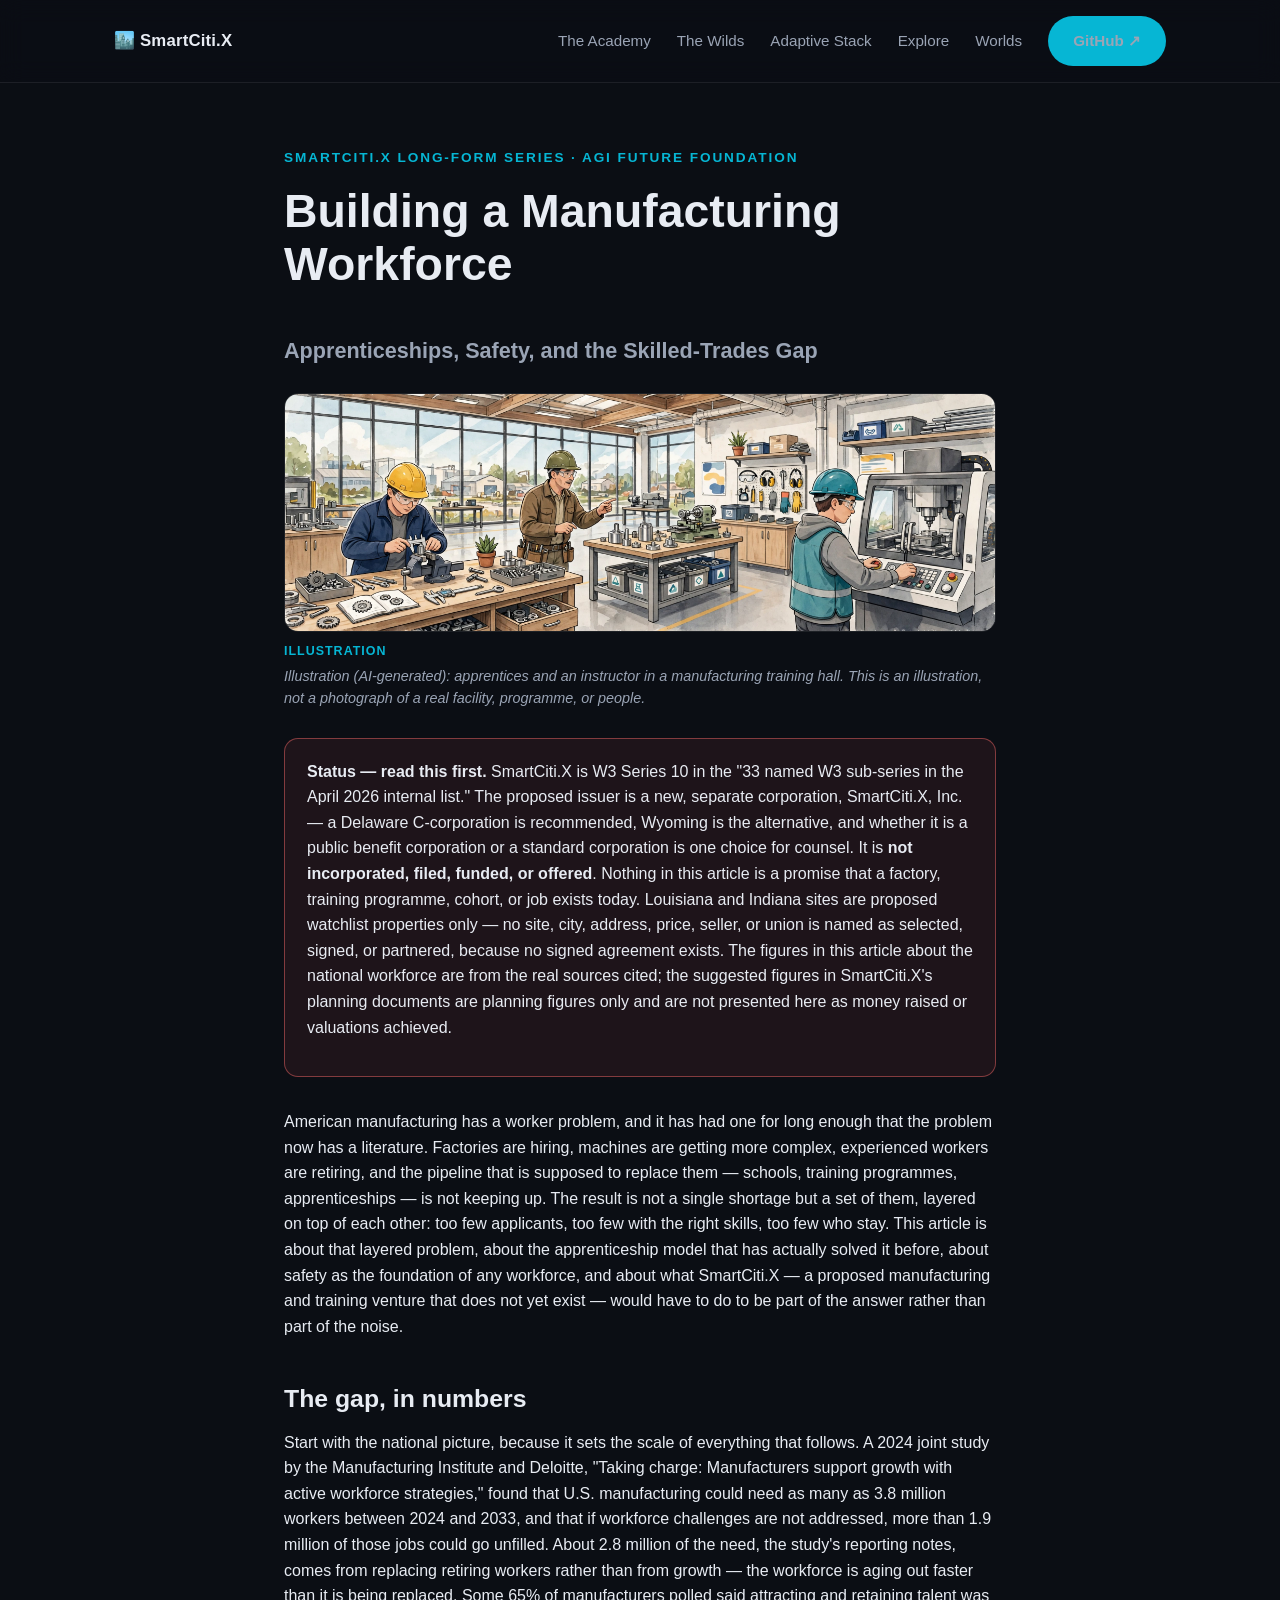
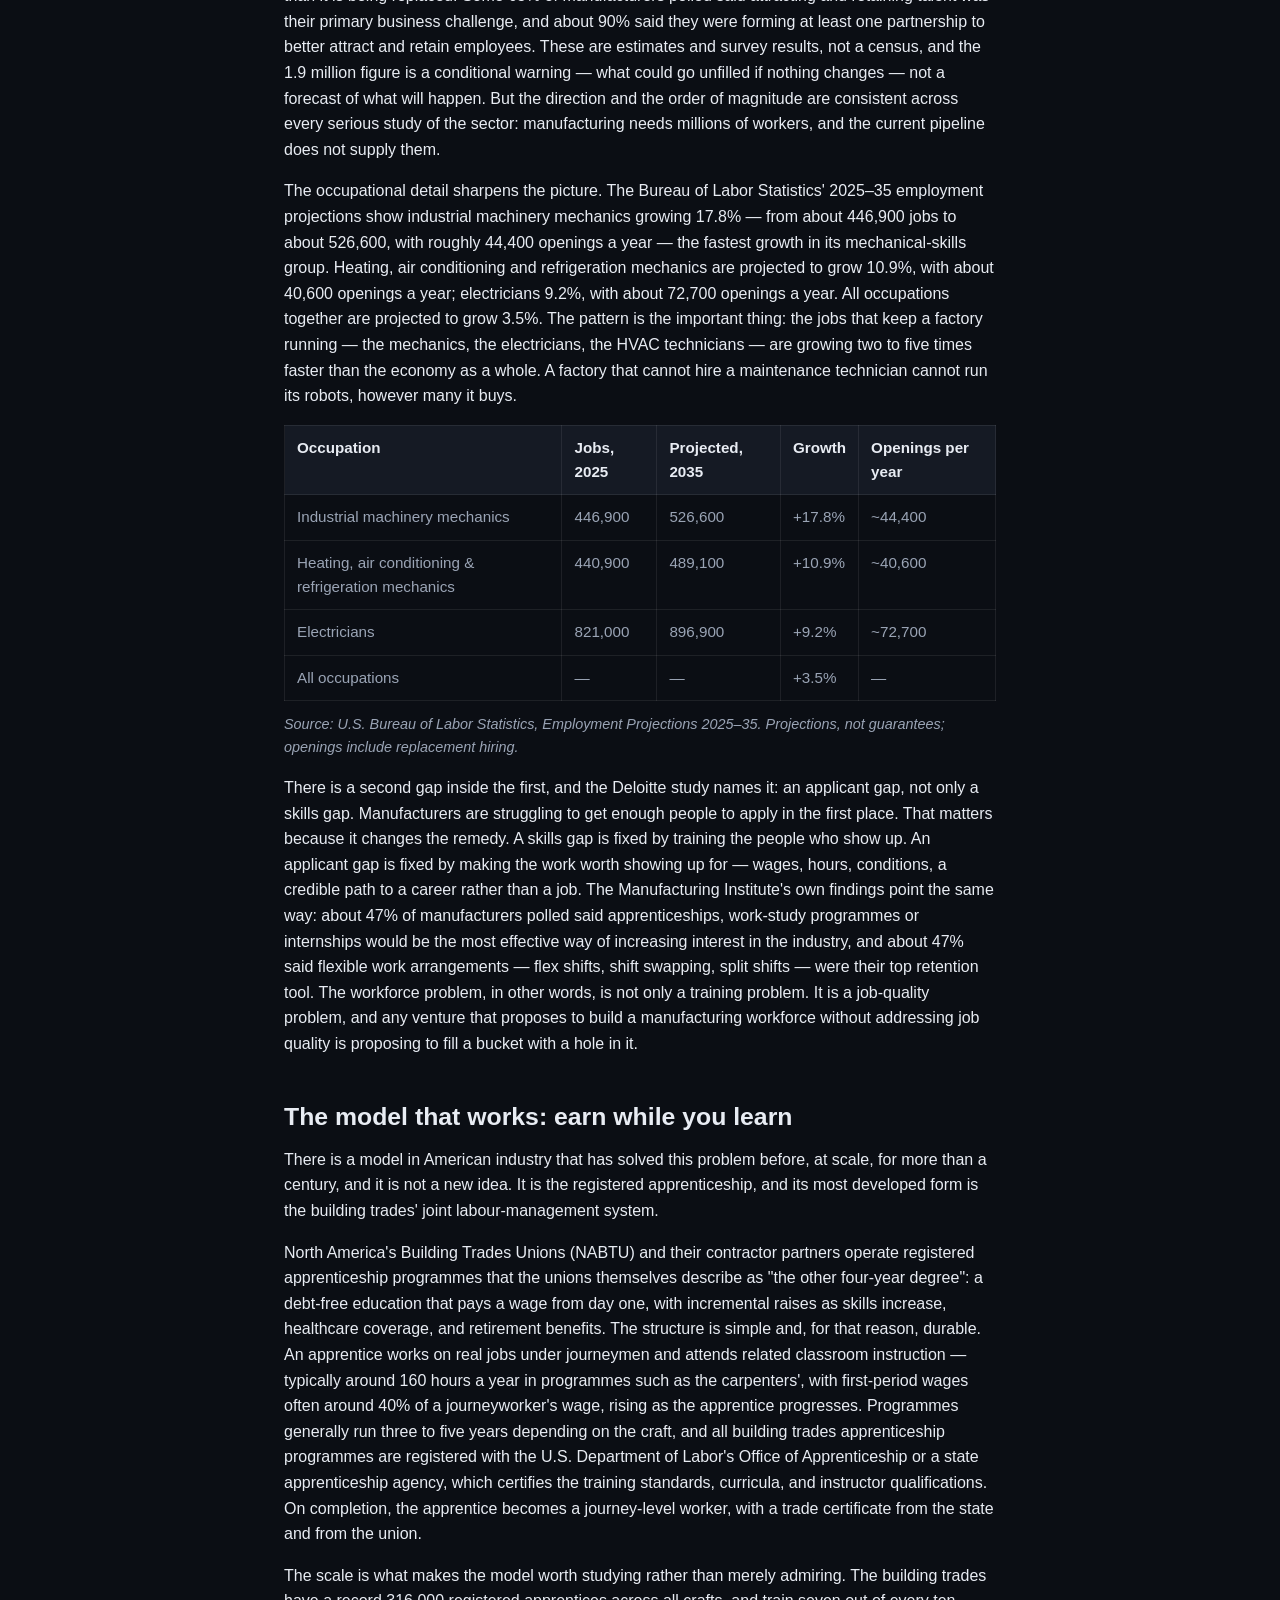
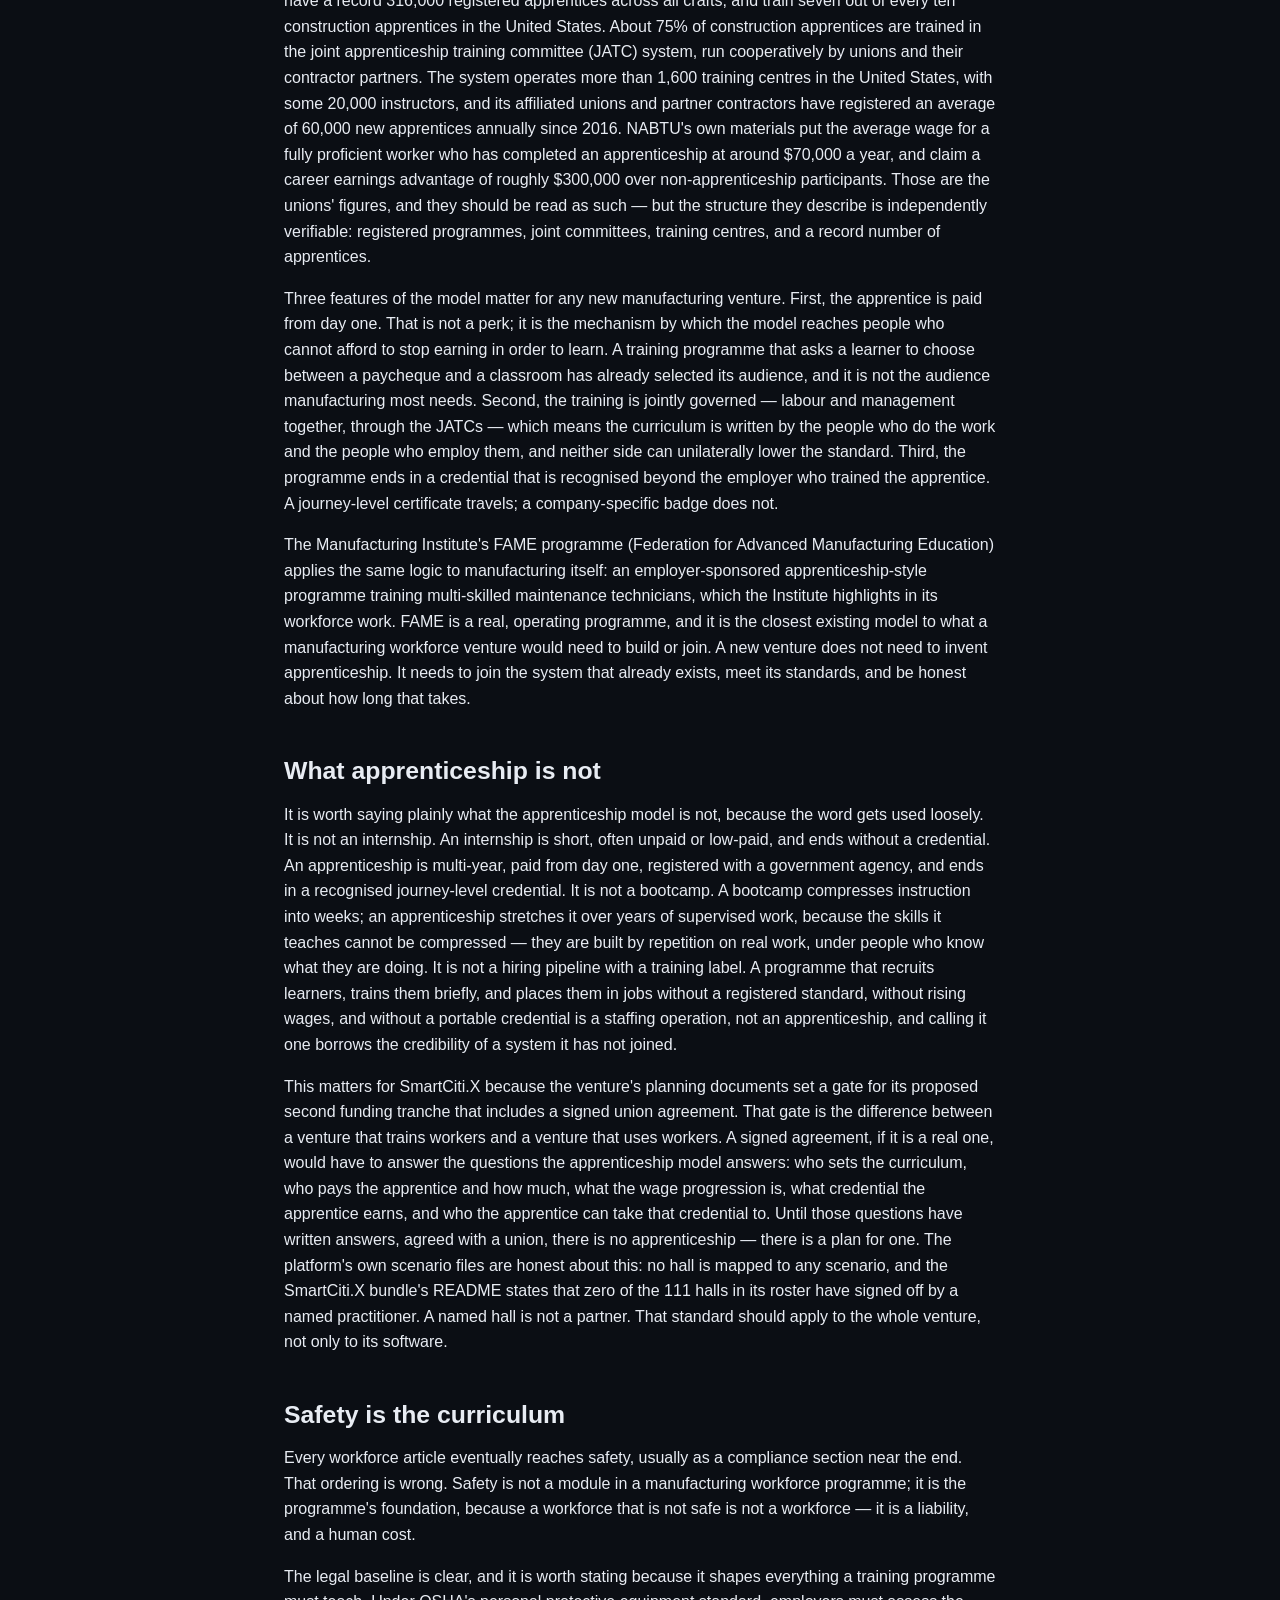
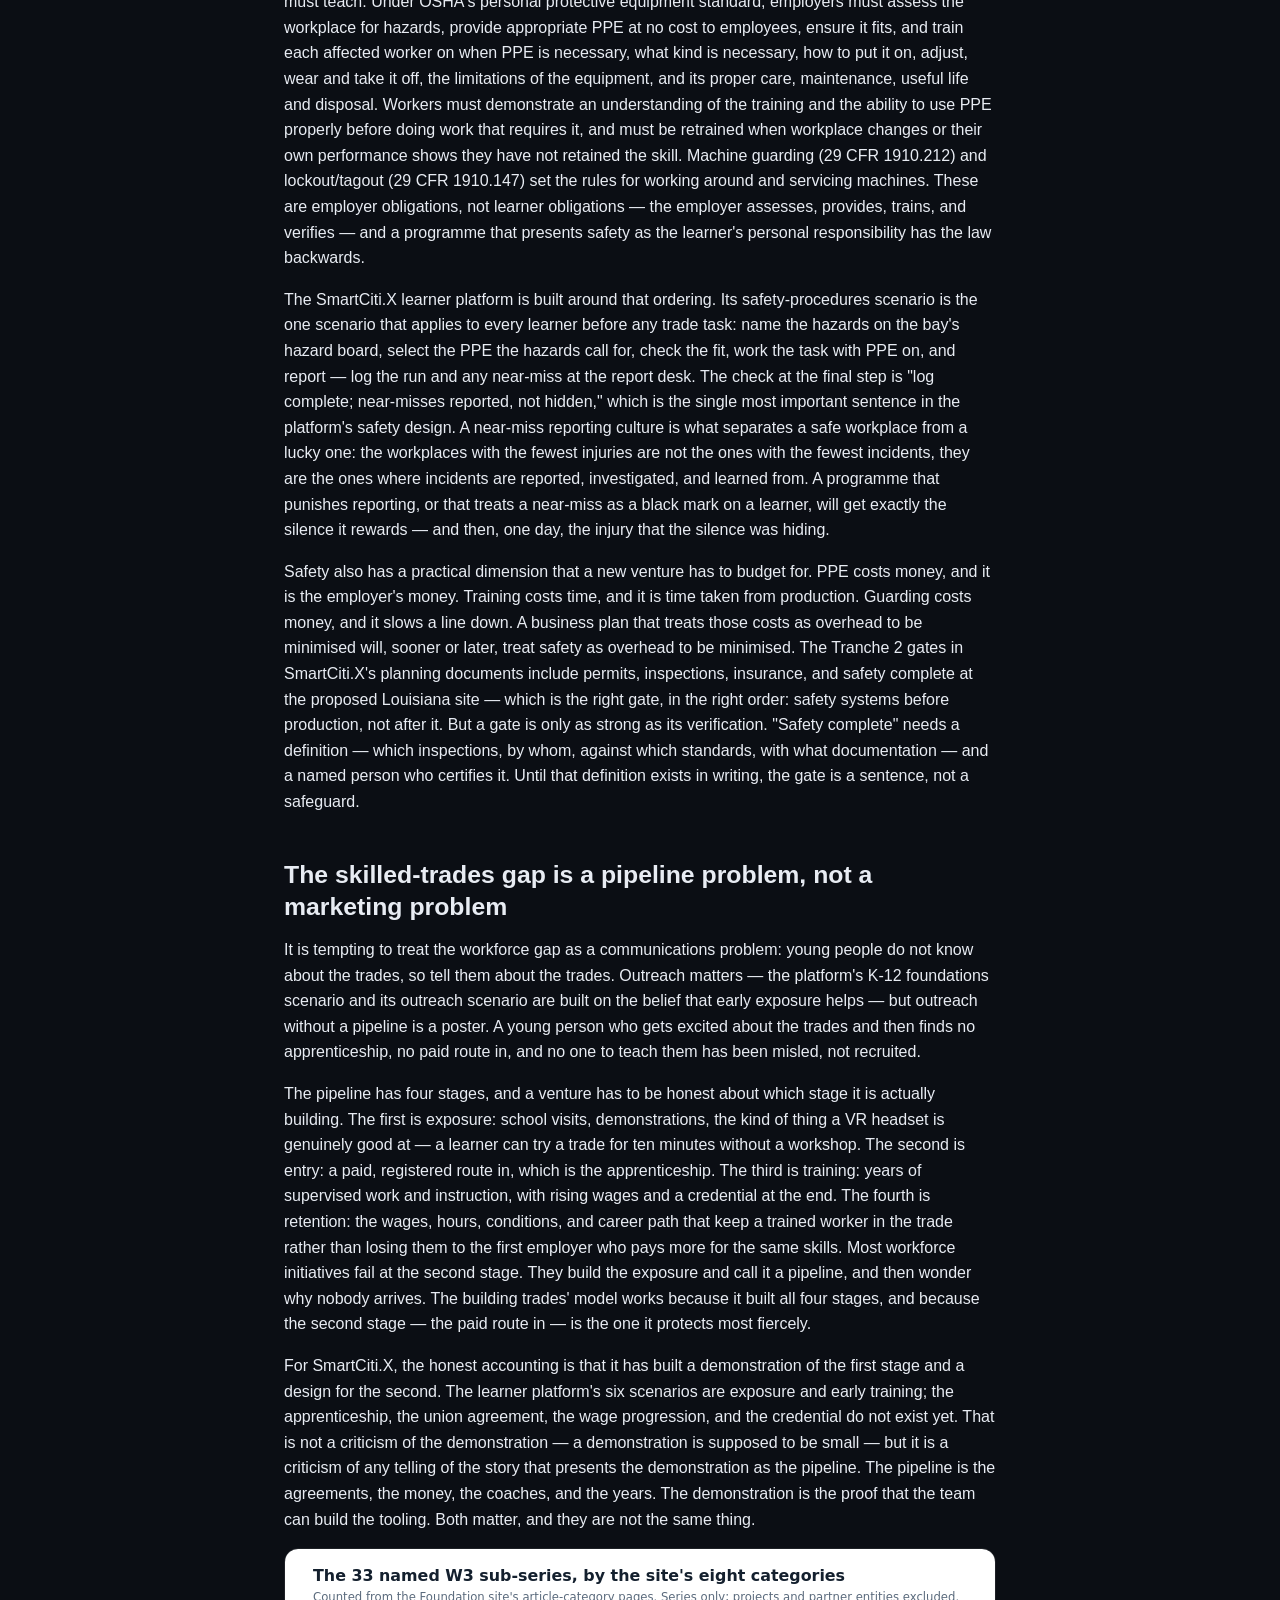
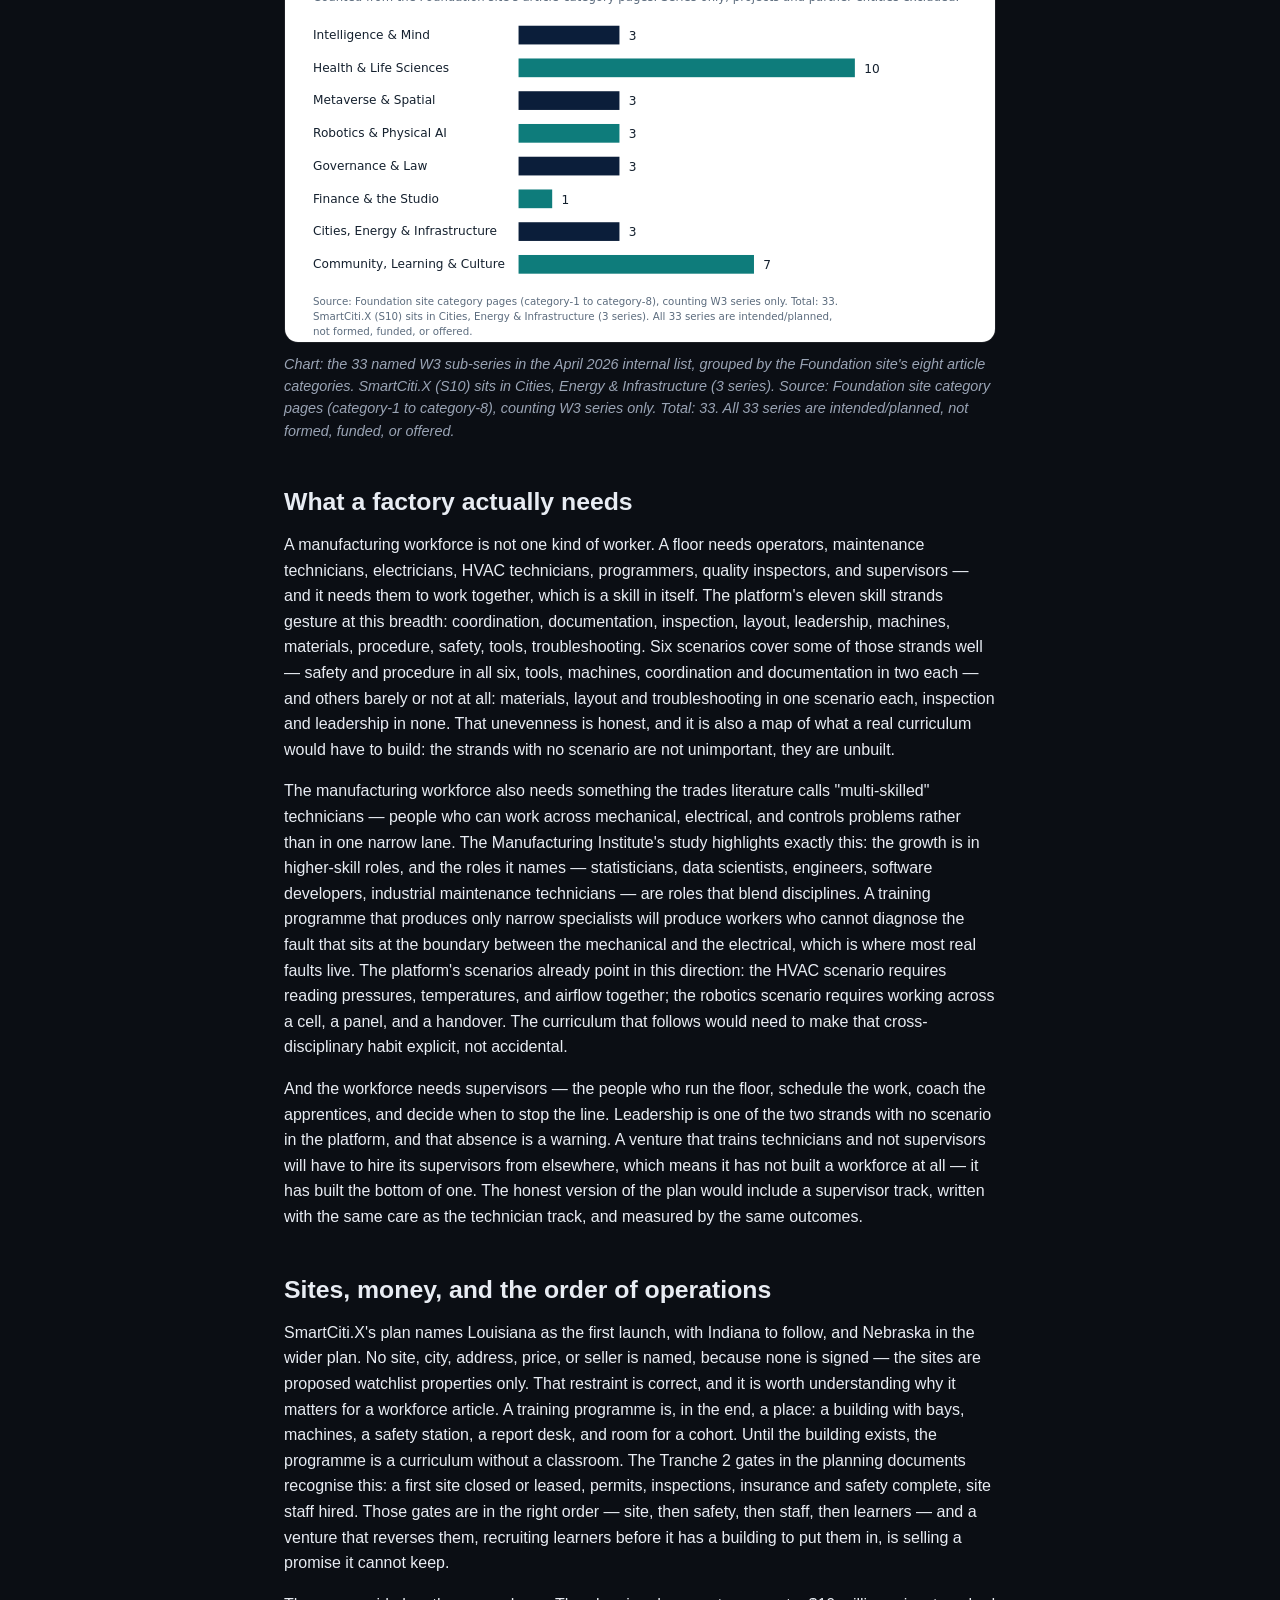
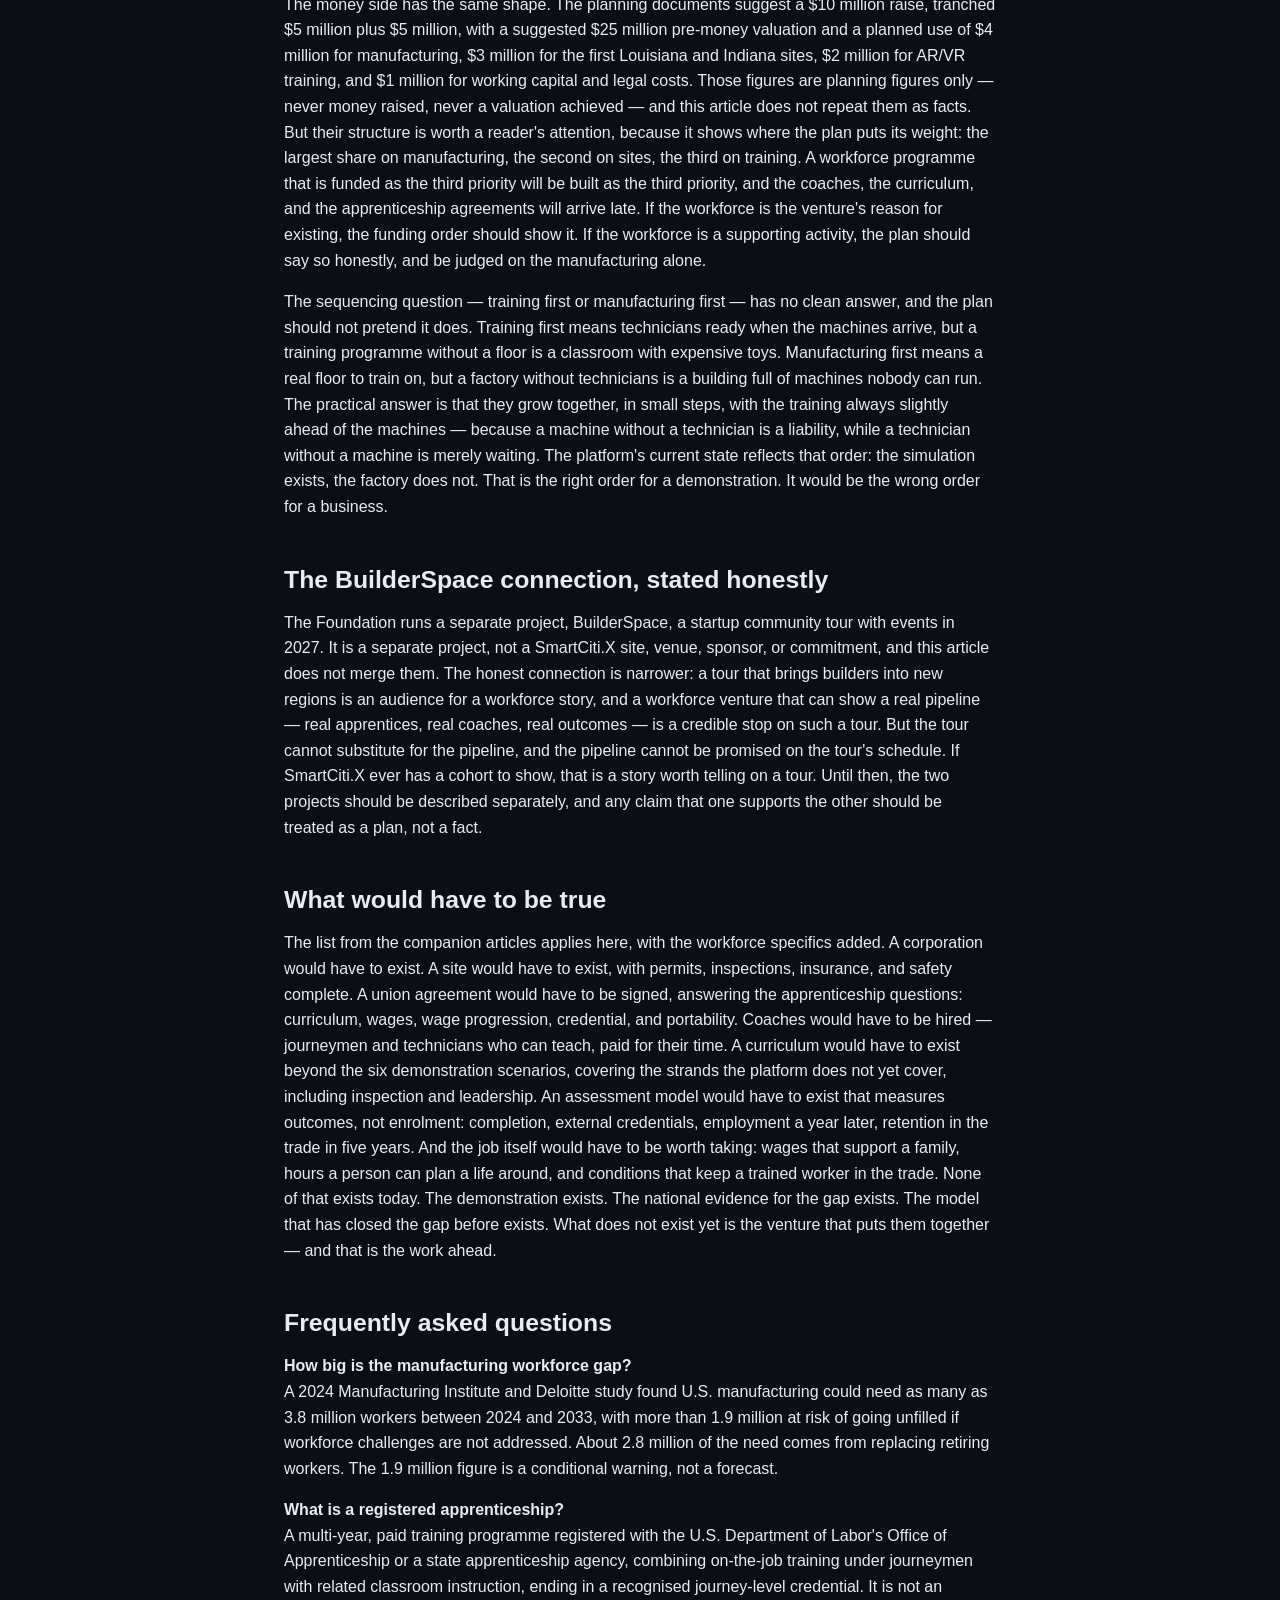
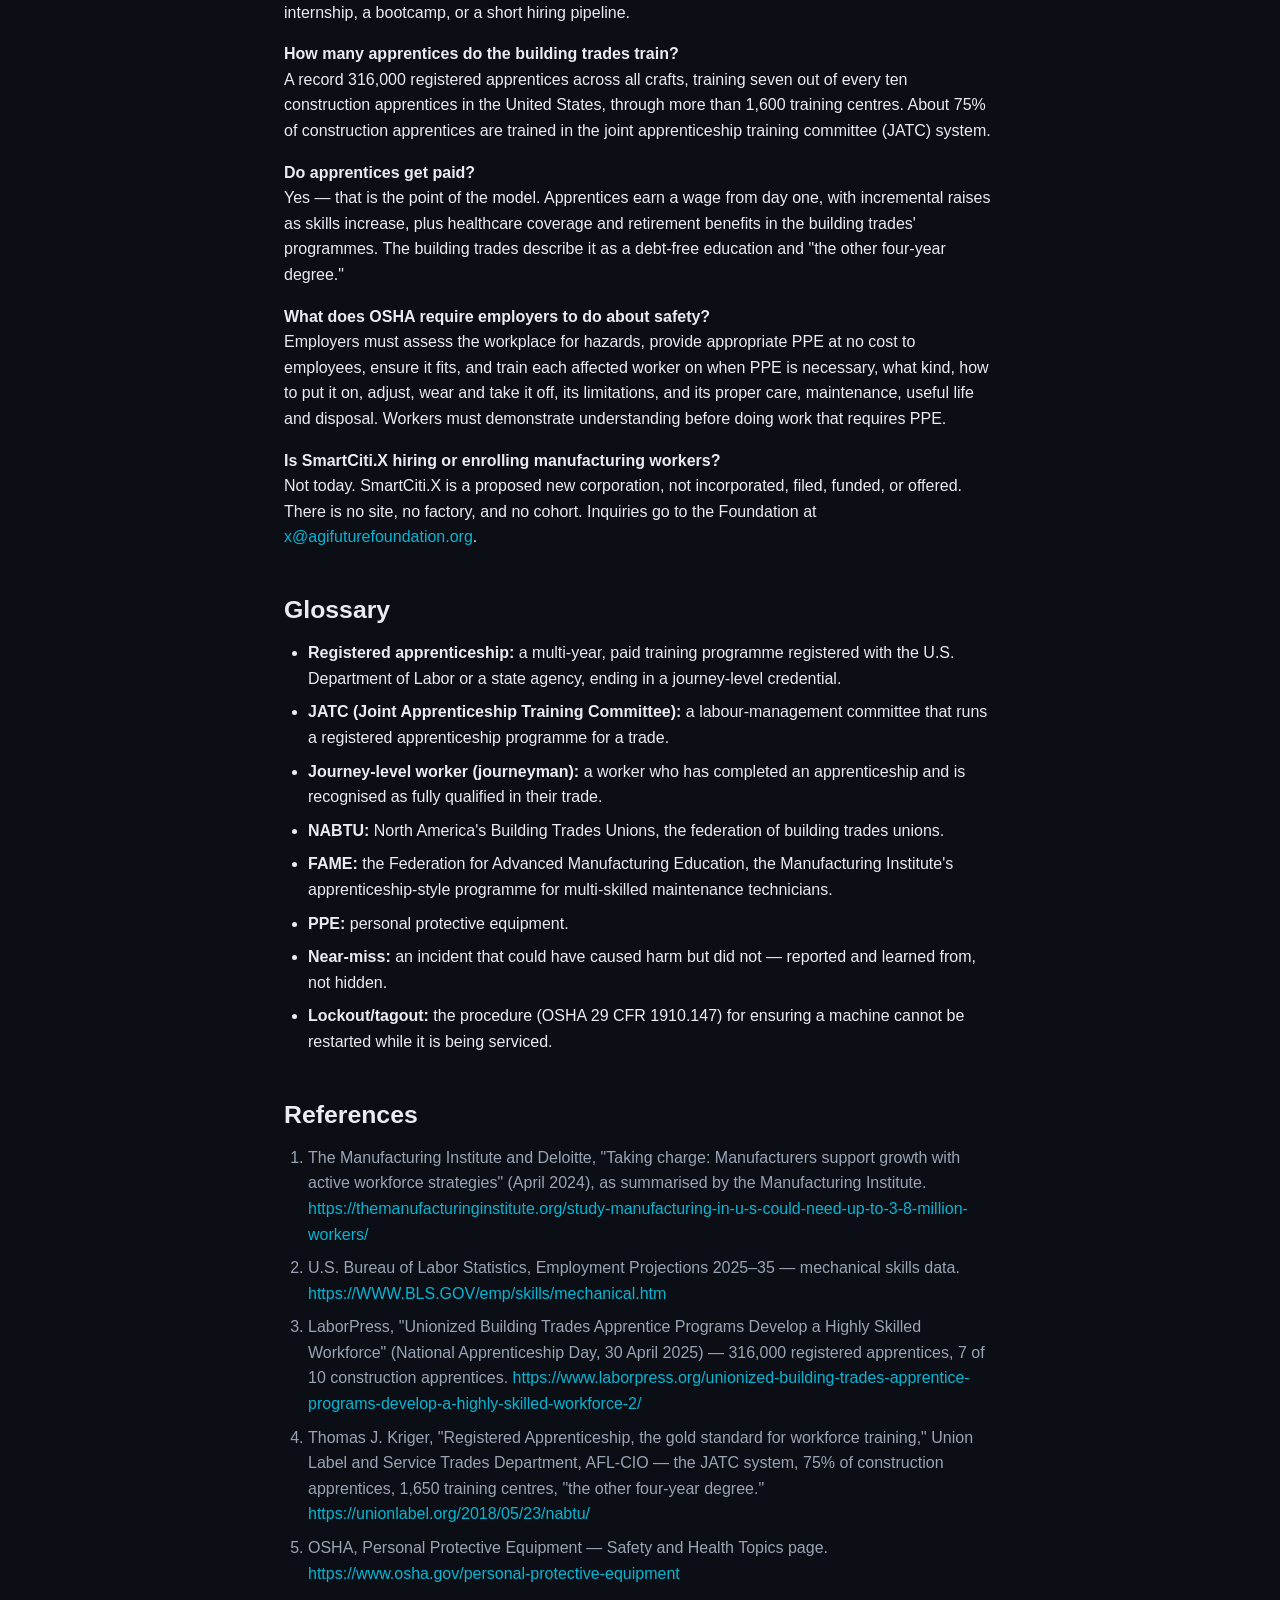
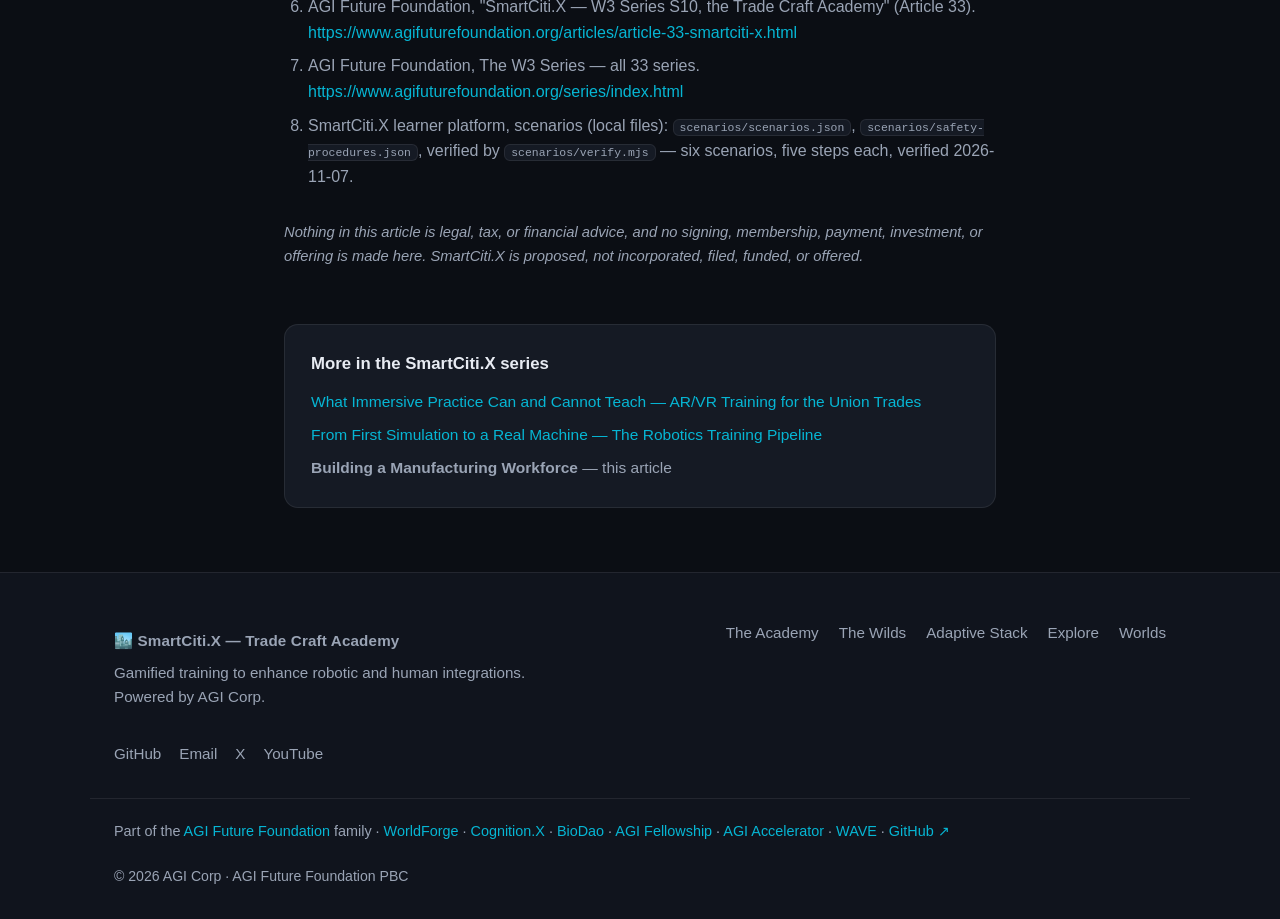
<file: articles/manufacturing-workforce-apprenticeship.html>
<!DOCTYPE html>
<html lang="en">
<head>
  <meta charset="UTF-8" />
  <meta name="viewport" content="width=device-width, initial-scale=1.0" />
  <title>Building a Manufacturing Workforce — Apprenticeships, Safety, and the Skilled-Trades Gap | SmartCiti.X</title>
  <meta name="description" content="American manufacturing has a worker problem, and it has had one for long enough that the problem now has a literature." />
  <link rel="canonical" href="https://smartcitix.agifuturefoundation.org/articles/manufacturing-workforce-apprenticeship.html" />
  <meta property="og:title" content="Building a Manufacturing Workforce — Apprenticeships, Safety, and the Skilled-Trades Gap | SmartCiti.X" />
  <meta property="og:description" content="American manufacturing has a worker problem, and it has had one for long enough that the problem now has a literature." />
  <meta property="og:type" content="article" />
  <meta property="og:url" content="https://smartcitix.agifuturefoundation.org/articles/manufacturing-workforce-apprenticeship.html" />
  <meta property="og:image" content="https://smartcitix.agifuturefoundation.org/articles/assets/media-generation-hero-manufacturing-workforce-0-9a5761ef-f240-4c67-9b3c-f784e47714d7.webp" />
  <meta name="twitter:card" content="summary_large_image" />
  <meta name="twitter:title" content="Building a Manufacturing Workforce — Apprenticeships, Safety, and the Skilled-Trades Gap | SmartCiti.X" />
  <meta name="twitter:description" content="American manufacturing has a worker problem, and it has had one for long enough that the problem now has a literature." />
  <meta name="twitter:image" content="https://smartcitix.agifuturefoundation.org/articles/assets/media-generation-hero-manufacturing-workforce-0-9a5761ef-f240-4c67-9b3c-f784e47714d7.webp" />
  <meta name="theme-color" content="#0b0e14" />
  <link rel="icon" href="data:image/svg+xml,%3Csvg xmlns='http://www.w3.org/2000/svg' viewBox='0 0 32 32'%3E%3Ccircle cx='16' cy='16' r='14' fill='%2306b6d4'/%3E%3C/svg%3E" />
  <style>
    :root { --accent: #06b6d4; --accent-soft: rgba(6, 182, 212, 0.12); --bg: #0b0e14; --bg-alt: #10141d; --panel: #151a24; --border: rgba(255, 255, 255, 0.08); --text: #e8ecf3; --text-muted: #9aa4b5; --danger: #ff6b6b; --success: #2ecc8f; --radius: 14px; --maxw: 1100px; }
    * { margin: 0; padding: 0; box-sizing: border-box; }
    html { scroll-behavior: smooth; }
    body { font-family: "Inter", -apple-system, BlinkMacSystemFont, "Segoe UI", Roboto, sans-serif; background: var(--bg); color: var(--text); line-height: 1.6; -webkit-font-smoothing: antialiased; }
    .container { max-width: var(--maxw); margin: 0 auto; padding: 0 24px; }
    a { color: var(--accent); text-decoration: none; }
    a:hover { text-decoration: underline; }
    .site-header { position: sticky; top: 0; z-index: 50; background: rgba(11, 14, 20, 0.85); backdrop-filter: blur(12px); border-bottom: 1px solid var(--border); }
    .nav { display: flex; align-items: center; justify-content: space-between; padding: 16px 24px; }
    .brand { font-weight: 700; color: var(--text); font-size: 1.05rem; letter-spacing: 0.01em; }
    .brand:hover { text-decoration: none; }
    .nav-links { display: flex; align-items: center; gap: 26px; list-style: none; }
    .nav-links a { color: var(--text-muted); font-size: 0.95rem; }
    .nav-links a:hover { color: var(--text); text-decoration: none; }
    .btn { display: inline-block; padding: 12px 24px; border-radius: 999px; font-weight: 600; font-size: 0.95rem; border: 1px solid transparent; cursor: pointer; }
    .btn-primary { background: var(--accent); color: #fff; }
    article.article { max-width: 760px; margin: 0 auto; padding: 64px 24px 40px; }
    .eyebrow { color: var(--accent); font-size: 0.85rem; font-weight: 600; text-transform: uppercase; letter-spacing: 0.14em; margin-bottom: 14px; }
    article.article h1 { font-size: clamp(2rem, 4.5vw, 2.9rem); line-height: 1.15; margin-bottom: 10px; }
    article.article h2.subtitle { font-size: 1.35rem; font-weight: 600; color: var(--text-muted); line-height: 1.35; margin-bottom: 28px; }
    article.article h2 { font-size: 1.55rem; line-height: 1.3; margin: 44px 0 14px; }
    article.article p { margin-bottom: 16px; }
    article.article strong { color: var(--text); }
    article.article ul, article.article ol { margin: 0 0 16px 0; padding-left: 24px; }
    article.article li { margin-bottom: 8px; }
    article.article blockquote { border-left: 3px solid var(--accent); padding: 4px 0 4px 18px; margin: 0 0 20px 0; color: var(--text-muted); }
    article.article code { background: var(--panel); border: 1px solid var(--border); border-radius: 6px; padding: 1px 6px; font-size: 0.88em; }
    .status-box { background: rgba(255, 107, 107, 0.08); border: 1px solid rgba(255, 107, 107, 0.45); border-radius: var(--radius); padding: 20px 22px; margin: 0 0 32px 0; }
    .status-box p { margin-bottom: 0; color: var(--text); }
    .status-box strong { color: var(--text); }
    figure { margin: 0 0 28px 0; }
    figure img { display: block; width: 100%; height: auto; border-radius: var(--radius); border: 1px solid var(--border); }
    figcaption { color: var(--text-muted); font-size: 0.9rem; font-style: italic; margin-top: 10px; line-height: 1.55; }
    figcaption .fig-label { font-style: normal; font-weight: 700; color: var(--accent); text-transform: uppercase; letter-spacing: 0.08em; font-size: 0.78rem; display: block; margin-bottom: 4px; }
    table { width: 100%; border-collapse: collapse; margin: 0 0 12px 0; font-size: 0.95rem; }
    th, td { border: 1px solid var(--border); padding: 10px 12px; text-align: left; vertical-align: top; }
    th { background: var(--panel); color: var(--text); }
    td { color: var(--text-muted); }
    .table-source, .chart-caption { color: var(--text-muted); font-size: 0.9rem; font-style: italic; margin-bottom: 20px; }
    .references ol { padding-left: 22px; }
    .references li { margin-bottom: 10px; color: var(--text-muted); overflow-wrap: anywhere; }
    .disclaimer { color: var(--text-muted); font-style: italic; font-size: 0.92rem; margin-top: 32px; }
    .series-nav { max-width: 760px; margin: 0 auto 64px; padding: 0 24px; }
    .series-nav .card { background: var(--panel); border: 1px solid var(--border); border-radius: var(--radius); padding: 26px; }
    .series-nav h2 { font-size: 1.05rem; margin-bottom: 12px; }
    .series-nav ul { list-style: none; padding: 0; margin: 0; display: grid; gap: 8px; }
    .series-nav li { color: var(--text-muted); font-size: 0.97rem; }
    .site-footer { border-top: 1px solid var(--border); padding: 48px 0 32px; background: var(--bg-alt); }
    .footer-inner { display: flex; flex-wrap: wrap; gap: 32px; justify-content: space-between; }
    .footer-brand p { color: var(--text-muted); font-size: 0.95rem; margin-top: 8px; max-width: 420px; }
    .footer-nav { display: flex; gap: 20px; flex-wrap: wrap; align-content: flex-start; }
    .footer-nav a { color: var(--text-muted); font-size: 0.95rem; }
    .social-links { display: flex; gap: 18px; }
    .social-links a { color: var(--text-muted); font-size: 0.95rem; }
    .family-bar { margin-top: 32px; padding-top: 20px; border-top: 1px solid var(--border); }
    .family-bar p { color: var(--text-muted); font-size: 0.9rem; line-height: 1.8; }
    .footer-bottom { margin-top: 20px; }
    .footer-bottom p { color: var(--text-muted); font-size: 0.88rem; }
    @media (max-width: 720px) { .nav-links { display: none; } article.article { padding-top: 44px; } }
  </style>
</head>
<body>
  <header class="site-header">
    <nav class="nav container">
      <a class="brand" href="https://smartcitix.agifuturefoundation.org/">🏙️ SmartCiti.X</a>
      <ul class="nav-links">
        <li><a href="https://smartcitix.agifuturefoundation.org/#academy">The Academy</a></li>
        <li><a href="https://smartcitix.agifuturefoundation.org/#wilds">The Wilds</a></li>
        <li><a href="https://smartcitix.agifuturefoundation.org/#stack">Adaptive Stack</a></li>
        <li><a href="https://smartcitix.agifuturefoundation.org/#explore">Explore</a></li>
        <li><a href="https://smartcitix.agifuturefoundation.org/#worlds">Worlds</a></li>
        <li><a href="https://github.com/AGIFutureFoundation/SmartCiti.X" target="_blank" rel="noopener" class="btn btn-primary">GitHub ↗</a></li>
      </ul>
    </nav>
  </header>
  <main>
  <article class="article">
    <p class="eyebrow">SmartCiti.X long-form series · AGI Future Foundation</p>
    <h1>Building a Manufacturing Workforce</h1>
    <h2 class="subtitle">Apprenticeships, Safety, and the Skilled-Trades Gap</h2>
    <figure>
      <img src="assets/media-generation-hero-manufacturing-workforce-0-9a5761ef-f240-4c67-9b3c-f784e47714d7.webp" alt="Illustration: apprentices and an instructor at work in a bright manufacturing training hall" />
      <figcaption><span class="fig-label">Illustration</span>Illustration (AI-generated): apprentices and an instructor in a manufacturing training hall. This is an illustration, not a photograph of a real facility, programme, or people.</figcaption>
    </figure>
    <aside class="status-box">
      <p><strong>Status — read this first.</strong> SmartCiti.X is W3 Series 10 in the "33 named W3 sub-series in the April 2026 internal list." The proposed issuer is a new, separate corporation, SmartCiti.X, Inc. — a Delaware C-corporation is recommended, Wyoming is the alternative, and whether it is a public benefit corporation or a standard corporation is one choice for counsel. It is <strong>not incorporated, filed, funded, or offered</strong>. Nothing in this article is a promise that a factory, training programme, cohort, or job exists today. Louisiana and Indiana sites are proposed watchlist properties only — no site, city, address, price, seller, or union is named as selected, signed, or partnered, because no signed agreement exists. The figures in this article about the national workforce are from the real sources cited; the suggested figures in SmartCiti.X's planning documents are planning figures only and are not presented here as money raised or valuations achieved.</p>
    </aside>
    <p>American manufacturing has a worker problem, and it has had one for long enough that the problem now has a literature. Factories are hiring, machines are getting more complex, experienced workers are retiring, and the pipeline that is supposed to replace them — schools, training programmes, apprenticeships — is not keeping up. The result is not a single shortage but a set of them, layered on top of each other: too few applicants, too few with the right skills, too few who stay. This article is about that layered problem, about the apprenticeship model that has actually solved it before, about safety as the foundation of any workforce, and about what SmartCiti.X — a proposed manufacturing and training venture that does not yet exist — would have to do to be part of the answer rather than part of the noise.</p>
    <h2>The gap, in numbers</h2>
    <p>Start with the national picture, because it sets the scale of everything that follows. A 2024 joint study by the Manufacturing Institute and Deloitte, "Taking charge: Manufacturers support growth with active workforce strategies," found that U.S. manufacturing could need as many as 3.8 million workers between 2024 and 2033, and that if workforce challenges are not addressed, more than 1.9 million of those jobs could go unfilled. About 2.8 million of the need, the study's reporting notes, comes from replacing retiring workers rather than from growth — the workforce is aging out faster than it is being replaced. Some 65% of manufacturers polled said attracting and retaining talent was their primary business challenge, and about 90% said they were forming at least one partnership to better attract and retain employees. These are estimates and survey results, not a census, and the 1.9 million figure is a conditional warning — what could go unfilled if nothing changes — not a forecast of what will happen. But the direction and the order of magnitude are consistent across every serious study of the sector: manufacturing needs millions of workers, and the current pipeline does not supply them.</p>
    <p>The occupational detail sharpens the picture. The Bureau of Labor Statistics' 2025–35 employment projections show industrial machinery mechanics growing 17.8% — from about 446,900 jobs to about 526,600, with roughly 44,400 openings a year — the fastest growth in its mechanical-skills group. Heating, air conditioning and refrigeration mechanics are projected to grow 10.9%, with about 40,600 openings a year; electricians 9.2%, with about 72,700 openings a year. All occupations together are projected to grow 3.5%. The pattern is the important thing: the jobs that keep a factory running — the mechanics, the electricians, the HVAC technicians — are growing two to five times faster than the economy as a whole. A factory that cannot hire a maintenance technician cannot run its robots, however many it buys.</p>
    <table>
      <thead>
        <tr><th>Occupation</th><th>Jobs, 2025</th><th>Projected, 2035</th><th>Growth</th><th>Openings per year</th></tr>
      </thead>
      <tbody>
        <tr><td>Industrial machinery mechanics</td><td>446,900</td><td>526,600</td><td>+17.8%</td><td>~44,400</td></tr>
        <tr><td>Heating, air conditioning &amp; refrigeration mechanics</td><td>440,900</td><td>489,100</td><td>+10.9%</td><td>~40,600</td></tr>
        <tr><td>Electricians</td><td>821,000</td><td>896,900</td><td>+9.2%</td><td>~72,700</td></tr>
        <tr><td>All occupations</td><td>—</td><td>—</td><td>+3.5%</td><td>—</td></tr>
      </tbody>
    </table>
    <p class="table-source">Source: U.S. Bureau of Labor Statistics, Employment Projections 2025–35. Projections, not guarantees; openings include replacement hiring.</p>
    <p>There is a second gap inside the first, and the Deloitte study names it: an applicant gap, not only a skills gap. Manufacturers are struggling to get enough people to apply in the first place. That matters because it changes the remedy. A skills gap is fixed by training the people who show up. An applicant gap is fixed by making the work worth showing up for — wages, hours, conditions, a credible path to a career rather than a job. The Manufacturing Institute's own findings point the same way: about 47% of manufacturers polled said apprenticeships, work-study programmes or internships would be the most effective way of increasing interest in the industry, and about 47% said flexible work arrangements — flex shifts, shift swapping, split shifts — were their top retention tool. The workforce problem, in other words, is not only a training problem. It is a job-quality problem, and any venture that proposes to build a manufacturing workforce without addressing job quality is proposing to fill a bucket with a hole in it.</p>
    <h2>The model that works: earn while you learn</h2>
    <p>There is a model in American industry that has solved this problem before, at scale, for more than a century, and it is not a new idea. It is the registered apprenticeship, and its most developed form is the building trades' joint labour-management system.</p>
    <p>North America's Building Trades Unions (NABTU) and their contractor partners operate registered apprenticeship programmes that the unions themselves describe as "the other four-year degree": a debt-free education that pays a wage from day one, with incremental raises as skills increase, healthcare coverage, and retirement benefits. The structure is simple and, for that reason, durable. An apprentice works on real jobs under journeymen and attends related classroom instruction — typically around 160 hours a year in programmes such as the carpenters', with first-period wages often around 40% of a journeyworker's wage, rising as the apprentice progresses. Programmes generally run three to five years depending on the craft, and all building trades apprenticeship programmes are registered with the U.S. Department of Labor's Office of Apprenticeship or a state apprenticeship agency, which certifies the training standards, curricula, and instructor qualifications. On completion, the apprentice becomes a journey-level worker, with a trade certificate from the state and from the union.</p>
    <p>The scale is what makes the model worth studying rather than merely admiring. The building trades have a record 316,000 registered apprentices across all crafts, and train seven out of every ten construction apprentices in the United States. About 75% of construction apprentices are trained in the joint apprenticeship training committee (JATC) system, run cooperatively by unions and their contractor partners. The system operates more than 1,600 training centres in the United States, with some 20,000 instructors, and its affiliated unions and partner contractors have registered an average of 60,000 new apprentices annually since 2016. NABTU's own materials put the average wage for a fully proficient worker who has completed an apprenticeship at around $70,000 a year, and claim a career earnings advantage of roughly $300,000 over non-apprenticeship participants. Those are the unions' figures, and they should be read as such — but the structure they describe is independently verifiable: registered programmes, joint committees, training centres, and a record number of apprentices.</p>
    <p>Three features of the model matter for any new manufacturing venture. First, the apprentice is paid from day one. That is not a perk; it is the mechanism by which the model reaches people who cannot afford to stop earning in order to learn. A training programme that asks a learner to choose between a paycheque and a classroom has already selected its audience, and it is not the audience manufacturing most needs. Second, the training is jointly governed — labour and management together, through the JATCs — which means the curriculum is written by the people who do the work and the people who employ them, and neither side can unilaterally lower the standard. Third, the programme ends in a credential that is recognised beyond the employer who trained the apprentice. A journey-level certificate travels; a company-specific badge does not.</p>
    <p>The Manufacturing Institute's FAME programme (Federation for Advanced Manufacturing Education) applies the same logic to manufacturing itself: an employer-sponsored apprenticeship-style programme training multi-skilled maintenance technicians, which the Institute highlights in its workforce work. FAME is a real, operating programme, and it is the closest existing model to what a manufacturing workforce venture would need to build or join. A new venture does not need to invent apprenticeship. It needs to join the system that already exists, meet its standards, and be honest about how long that takes.</p>
    <h2>What apprenticeship is not</h2>
    <p>It is worth saying plainly what the apprenticeship model is not, because the word gets used loosely. It is not an internship. An internship is short, often unpaid or low-paid, and ends without a credential. An apprenticeship is multi-year, paid from day one, registered with a government agency, and ends in a recognised journey-level credential. It is not a bootcamp. A bootcamp compresses instruction into weeks; an apprenticeship stretches it over years of supervised work, because the skills it teaches cannot be compressed — they are built by repetition on real work, under people who know what they are doing. It is not a hiring pipeline with a training label. A programme that recruits learners, trains them briefly, and places them in jobs without a registered standard, without rising wages, and without a portable credential is a staffing operation, not an apprenticeship, and calling it one borrows the credibility of a system it has not joined.</p>
    <p>This matters for SmartCiti.X because the venture's planning documents set a gate for its proposed second funding tranche that includes a signed union agreement. That gate is the difference between a venture that trains workers and a venture that uses workers. A signed agreement, if it is a real one, would have to answer the questions the apprenticeship model answers: who sets the curriculum, who pays the apprentice and how much, what the wage progression is, what credential the apprentice earns, and who the apprentice can take that credential to. Until those questions have written answers, agreed with a union, there is no apprenticeship — there is a plan for one. The platform's own scenario files are honest about this: no hall is mapped to any scenario, and the SmartCiti.X bundle's README states that zero of the 111 halls in its roster have signed off by a named practitioner. A named hall is not a partner. That standard should apply to the whole venture, not only to its software.</p>
    <h2>Safety is the curriculum</h2>
    <p>Every workforce article eventually reaches safety, usually as a compliance section near the end. That ordering is wrong. Safety is not a module in a manufacturing workforce programme; it is the programme's foundation, because a workforce that is not safe is not a workforce — it is a liability, and a human cost.</p>
    <p>The legal baseline is clear, and it is worth stating because it shapes everything a training programme must teach. Under OSHA's personal protective equipment standard, employers must assess the workplace for hazards, provide appropriate PPE at no cost to employees, ensure it fits, and train each affected worker on when PPE is necessary, what kind is necessary, how to put it on, adjust, wear and take it off, the limitations of the equipment, and its proper care, maintenance, useful life and disposal. Workers must demonstrate an understanding of the training and the ability to use PPE properly before doing work that requires it, and must be retrained when workplace changes or their own performance shows they have not retained the skill. Machine guarding (29 CFR 1910.212) and lockout/tagout (29 CFR 1910.147) set the rules for working around and servicing machines. These are employer obligations, not learner obligations — the employer assesses, provides, trains, and verifies — and a programme that presents safety as the learner's personal responsibility has the law backwards.</p>
    <p>The SmartCiti.X learner platform is built around that ordering. Its safety-procedures scenario is the one scenario that applies to every learner before any trade task: name the hazards on the bay's hazard board, select the PPE the hazards call for, check the fit, work the task with PPE on, and report — log the run and any near-miss at the report desk. The check at the final step is "log complete; near-misses reported, not hidden," which is the single most important sentence in the platform's safety design. A near-miss reporting culture is what separates a safe workplace from a lucky one: the workplaces with the fewest injuries are not the ones with the fewest incidents, they are the ones where incidents are reported, investigated, and learned from. A programme that punishes reporting, or that treats a near-miss as a black mark on a learner, will get exactly the silence it rewards — and then, one day, the injury that the silence was hiding.</p>
    <p>Safety also has a practical dimension that a new venture has to budget for. PPE costs money, and it is the employer's money. Training costs time, and it is time taken from production. Guarding costs money, and it slows a line down. A business plan that treats those costs as overhead to be minimised will, sooner or later, treat safety as overhead to be minimised. The Tranche 2 gates in SmartCiti.X's planning documents include permits, inspections, insurance, and safety complete at the proposed Louisiana site — which is the right gate, in the right order: safety systems before production, not after it. But a gate is only as strong as its verification. "Safety complete" needs a definition — which inspections, by whom, against which standards, with what documentation — and a named person who certifies it. Until that definition exists in writing, the gate is a sentence, not a safeguard.</p>
    <h2>The skilled-trades gap is a pipeline problem, not a marketing problem</h2>
    <p>It is tempting to treat the workforce gap as a communications problem: young people do not know about the trades, so tell them about the trades. Outreach matters — the platform's K-12 foundations scenario and its outreach scenario are built on the belief that early exposure helps — but outreach without a pipeline is a poster. A young person who gets excited about the trades and then finds no apprenticeship, no paid route in, and no one to teach them has been misled, not recruited.</p>
    <p>The pipeline has four stages, and a venture has to be honest about which stage it is actually building. The first is exposure: school visits, demonstrations, the kind of thing a VR headset is genuinely good at — a learner can try a trade for ten minutes without a workshop. The second is entry: a paid, registered route in, which is the apprenticeship. The third is training: years of supervised work and instruction, with rising wages and a credential at the end. The fourth is retention: the wages, hours, conditions, and career path that keep a trained worker in the trade rather than losing them to the first employer who pays more for the same skills. Most workforce initiatives fail at the second stage. They build the exposure and call it a pipeline, and then wonder why nobody arrives. The building trades' model works because it built all four stages, and because the second stage — the paid route in — is the one it protects most fiercely.</p>
    <p>For SmartCiti.X, the honest accounting is that it has built a demonstration of the first stage and a design for the second. The learner platform's six scenarios are exposure and early training; the apprenticeship, the union agreement, the wage progression, and the credential do not exist yet. That is not a criticism of the demonstration — a demonstration is supposed to be small — but it is a criticism of any telling of the story that presents the demonstration as the pipeline. The pipeline is the agreements, the money, the coaches, and the years. The demonstration is the proof that the team can build the tooling. Both matter, and they are not the same thing.</p>
    <figure>
      <img src="assets/charts/w3-series-by-category.svg" alt="Chart: the 33 named W3 sub-series grouped by the Foundation site's eight article categories" loading="lazy" />
      <figcaption>Chart: the 33 named W3 sub-series in the April 2026 internal list, grouped by the Foundation site's eight article categories. SmartCiti.X (S10) sits in Cities, Energy &amp; Infrastructure (3 series). Source: Foundation site category pages (category-1 to category-8), counting W3 series only. Total: 33. All 33 series are intended/planned, not formed, funded, or offered.</figcaption>
    </figure>
    <h2>What a factory actually needs</h2>
    <p>A manufacturing workforce is not one kind of worker. A floor needs operators, maintenance technicians, electricians, HVAC technicians, programmers, quality inspectors, and supervisors — and it needs them to work together, which is a skill in itself. The platform's eleven skill strands gesture at this breadth: coordination, documentation, inspection, layout, leadership, machines, materials, procedure, safety, tools, troubleshooting. Six scenarios cover some of those strands well — safety and procedure in all six, tools, machines, coordination and documentation in two each — and others barely or not at all: materials, layout and troubleshooting in one scenario each, inspection and leadership in none. That unevenness is honest, and it is also a map of what a real curriculum would have to build: the strands with no scenario are not unimportant, they are unbuilt.</p>
    <p>The manufacturing workforce also needs something the trades literature calls "multi-skilled" technicians — people who can work across mechanical, electrical, and controls problems rather than in one narrow lane. The Manufacturing Institute's study highlights exactly this: the growth is in higher-skill roles, and the roles it names — statisticians, data scientists, engineers, software developers, industrial maintenance technicians — are roles that blend disciplines. A training programme that produces only narrow specialists will produce workers who cannot diagnose the fault that sits at the boundary between the mechanical and the electrical, which is where most real faults live. The platform's scenarios already point in this direction: the HVAC scenario requires reading pressures, temperatures, and airflow together; the robotics scenario requires working across a cell, a panel, and a handover. The curriculum that follows would need to make that cross-disciplinary habit explicit, not accidental.</p>
    <p>And the workforce needs supervisors — the people who run the floor, schedule the work, coach the apprentices, and decide when to stop the line. Leadership is one of the two strands with no scenario in the platform, and that absence is a warning. A venture that trains technicians and not supervisors will have to hire its supervisors from elsewhere, which means it has not built a workforce at all — it has built the bottom of one. The honest version of the plan would include a supervisor track, written with the same care as the technician track, and measured by the same outcomes.</p>
    <h2>Sites, money, and the order of operations</h2>
    <p>SmartCiti.X's plan names Louisiana as the first launch, with Indiana to follow, and Nebraska in the wider plan. No site, city, address, price, or seller is named, because none is signed — the sites are proposed watchlist properties only. That restraint is correct, and it is worth understanding why it matters for a workforce article. A training programme is, in the end, a place: a building with bays, machines, a safety station, a report desk, and room for a cohort. Until the building exists, the programme is a curriculum without a classroom. The Tranche 2 gates in the planning documents recognise this: a first site closed or leased, permits, inspections, insurance and safety complete, site staff hired. Those gates are in the right order — site, then safety, then staff, then learners — and a venture that reverses them, recruiting learners before it has a building to put them in, is selling a promise it cannot keep.</p>
    <p>The money side has the same shape. The planning documents suggest a $10 million raise, tranched $5 million plus $5 million, with a suggested $25 million pre-money valuation and a planned use of $4 million for manufacturing, $3 million for the first Louisiana and Indiana sites, $2 million for AR/VR training, and $1 million for working capital and legal costs. Those figures are planning figures only — never money raised, never a valuation achieved — and this article does not repeat them as facts. But their structure is worth a reader's attention, because it shows where the plan puts its weight: the largest share on manufacturing, the second on sites, the third on training. A workforce programme that is funded as the third priority will be built as the third priority, and the coaches, the curriculum, and the apprenticeship agreements will arrive late. If the workforce is the venture's reason for existing, the funding order should show it. If the workforce is a supporting activity, the plan should say so honestly, and be judged on the manufacturing alone.</p>
    <p>The sequencing question — training first or manufacturing first — has no clean answer, and the plan should not pretend it does. Training first means technicians ready when the machines arrive, but a training programme without a floor is a classroom with expensive toys. Manufacturing first means a real floor to train on, but a factory without technicians is a building full of machines nobody can run. The practical answer is that they grow together, in small steps, with the training always slightly ahead of the machines — because a machine without a technician is a liability, while a technician without a machine is merely waiting. The platform's current state reflects that order: the simulation exists, the factory does not. That is the right order for a demonstration. It would be the wrong order for a business.</p>
    <h2>The BuilderSpace connection, stated honestly</h2>
    <p>The Foundation runs a separate project, BuilderSpace, a startup community tour with events in 2027. It is a separate project, not a SmartCiti.X site, venue, sponsor, or commitment, and this article does not merge them. The honest connection is narrower: a tour that brings builders into new regions is an audience for a workforce story, and a workforce venture that can show a real pipeline — real apprentices, real coaches, real outcomes — is a credible stop on such a tour. But the tour cannot substitute for the pipeline, and the pipeline cannot be promised on the tour's schedule. If SmartCiti.X ever has a cohort to show, that is a story worth telling on a tour. Until then, the two projects should be described separately, and any claim that one supports the other should be treated as a plan, not a fact.</p>
    <h2>What would have to be true</h2>
    <p>The list from the companion articles applies here, with the workforce specifics added. A corporation would have to exist. A site would have to exist, with permits, inspections, insurance, and safety complete. A union agreement would have to be signed, answering the apprenticeship questions: curriculum, wages, wage progression, credential, and portability. Coaches would have to be hired — journeymen and technicians who can teach, paid for their time. A curriculum would have to exist beyond the six demonstration scenarios, covering the strands the platform does not yet cover, including inspection and leadership. An assessment model would have to exist that measures outcomes, not enrolment: completion, external credentials, employment a year later, retention in the trade in five years. And the job itself would have to be worth taking: wages that support a family, hours a person can plan a life around, and conditions that keep a trained worker in the trade. None of that exists today. The demonstration exists. The national evidence for the gap exists. The model that has closed the gap before exists. What does not exist yet is the venture that puts them together — and that is the work ahead.</p>
    <h2>Frequently asked questions</h2>
    <p><strong>How big is the manufacturing workforce gap?</strong><br />A 2024 Manufacturing Institute and Deloitte study found U.S. manufacturing could need as many as 3.8 million workers between 2024 and 2033, with more than 1.9 million at risk of going unfilled if workforce challenges are not addressed. About 2.8 million of the need comes from replacing retiring workers. The 1.9 million figure is a conditional warning, not a forecast.</p>
    <p><strong>What is a registered apprenticeship?</strong><br />A multi-year, paid training programme registered with the U.S. Department of Labor's Office of Apprenticeship or a state apprenticeship agency, combining on-the-job training under journeymen with related classroom instruction, ending in a recognised journey-level credential. It is not an internship, a bootcamp, or a short hiring pipeline.</p>
    <p><strong>How many apprentices do the building trades train?</strong><br />A record 316,000 registered apprentices across all crafts, training seven out of every ten construction apprentices in the United States, through more than 1,600 training centres. About 75% of construction apprentices are trained in the joint apprenticeship training committee (JATC) system.</p>
    <p><strong>Do apprentices get paid?</strong><br />Yes — that is the point of the model. Apprentices earn a wage from day one, with incremental raises as skills increase, plus healthcare coverage and retirement benefits in the building trades' programmes. The building trades describe it as a debt-free education and "the other four-year degree."</p>
    <p><strong>What does OSHA require employers to do about safety?</strong><br />Employers must assess the workplace for hazards, provide appropriate PPE at no cost to employees, ensure it fits, and train each affected worker on when PPE is necessary, what kind, how to put it on, adjust, wear and take it off, its limitations, and its proper care, maintenance, useful life and disposal. Workers must demonstrate understanding before doing work that requires PPE.</p>
    <p><strong>Is SmartCiti.X hiring or enrolling manufacturing workers?</strong><br />Not today. SmartCiti.X is a proposed new corporation, not incorporated, filed, funded, or offered. There is no site, no factory, and no cohort. Inquiries go to the Foundation at <a href="mailto:x@agifuturefoundation.org">x@agifuturefoundation.org</a>.</p>
    <h2>Glossary</h2>
    <ul>
      <li><strong>Registered apprenticeship:</strong> a multi-year, paid training programme registered with the U.S. Department of Labor or a state agency, ending in a journey-level credential.</li>
      <li><strong>JATC (Joint Apprenticeship Training Committee):</strong> a labour-management committee that runs a registered apprenticeship programme for a trade.</li>
      <li><strong>Journey-level worker (journeyman):</strong> a worker who has completed an apprenticeship and is recognised as fully qualified in their trade.</li>
      <li><strong>NABTU:</strong> North America's Building Trades Unions, the federation of building trades unions.</li>
      <li><strong>FAME:</strong> the Federation for Advanced Manufacturing Education, the Manufacturing Institute's apprenticeship-style programme for multi-skilled maintenance technicians.</li>
      <li><strong>PPE:</strong> personal protective equipment.</li>
      <li><strong>Near-miss:</strong> an incident that could have caused harm but did not — reported and learned from, not hidden.</li>
      <li><strong>Lockout/tagout:</strong> the procedure (OSHA 29 CFR 1910.147) for ensuring a machine cannot be restarted while it is being serviced.</li>
    </ul>
    <h2>References</h2>
    <div class="references">
    <ol>
      <li>The Manufacturing Institute and Deloitte, "Taking charge: Manufacturers support growth with active workforce strategies" (April 2024), as summarised by the Manufacturing Institute. <a href="https://themanufacturinginstitute.org/study-manufacturing-in-u-s-could-need-up-to-3-8-million-workers/">https://themanufacturinginstitute.org/study-manufacturing-in-u-s-could-need-up-to-3-8-million-workers/</a></li>
      <li>U.S. Bureau of Labor Statistics, Employment Projections 2025–35 — mechanical skills data. <a href="https://WWW.BLS.GOV/emp/skills/mechanical.htm">https://WWW.BLS.GOV/emp/skills/mechanical.htm</a></li>
      <li>LaborPress, "Unionized Building Trades Apprentice Programs Develop a Highly Skilled Workforce" (National Apprenticeship Day, 30 April 2025) — 316,000 registered apprentices, 7 of 10 construction apprentices. <a href="https://www.laborpress.org/unionized-building-trades-apprentice-programs-develop-a-highly-skilled-workforce-2/">https://www.laborpress.org/unionized-building-trades-apprentice-programs-develop-a-highly-skilled-workforce-2/</a></li>
      <li>Thomas J. Kriger, "Registered Apprenticeship, the gold standard for workforce training," Union Label and Service Trades Department, AFL-CIO — the JATC system, 75% of construction apprentices, 1,650 training centres, "the other four-year degree." <a href="https://unionlabel.org/2018/05/23/nabtu/">https://unionlabel.org/2018/05/23/nabtu/</a></li>
      <li>OSHA, Personal Protective Equipment — Safety and Health Topics page. <a href="https://www.osha.gov/personal-protective-equipment">https://www.osha.gov/personal-protective-equipment</a></li>
      <li>AGI Future Foundation, "SmartCiti.X — W3 Series S10, the Trade Craft Academy" (Article 33). <a href="https://www.agifuturefoundation.org/articles/article-33-smartciti-x.html">https://www.agifuturefoundation.org/articles/article-33-smartciti-x.html</a></li>
      <li>AGI Future Foundation, The W3 Series — all 33 series. <a href="https://www.agifuturefoundation.org/series/index.html">https://www.agifuturefoundation.org/series/index.html</a></li>
      <li>SmartCiti.X learner platform, scenarios (local files): <code>scenarios/scenarios.json</code>, <code>scenarios/safety-procedures.json</code>, verified by <code>scenarios/verify.mjs</code> — six scenarios, five steps each, verified 2026-11-07.</li>
    </ol>
    </div>
    <p class="disclaimer">Nothing in this article is legal, tax, or financial advice, and no signing, membership, payment, investment, or offering is made here. SmartCiti.X is proposed, not incorporated, filed, funded, or offered.</p>
  </article>
  <nav class="series-nav" aria-label="More in this series">
    <div class="card">
      <h2>More in the SmartCiti.X series</h2>
      <ul>
        <li><a href="https://smartcitix.agifuturefoundation.org/articles/ar-vr-trades-training.html">What Immersive Practice Can and Cannot Teach — AR/VR Training for the Union Trades</a></li>
        <li><a href="https://smartcitix.agifuturefoundation.org/articles/robotics-training-pipeline.html">From First Simulation to a Real Machine — The Robotics Training Pipeline</a></li>
        <li><strong>Building a Manufacturing Workforce</strong> — this article</li>
      </ul>
    </div>
  </nav>
  </main>
  <footer class="site-footer">
    <div class="container footer-inner">
      <div class="footer-brand">
        <p class="brand">🏙️ SmartCiti.X — Trade Craft Academy</p>
        <p>Gamified training to enhance robotic and human integrations. Powered by AGI Corp.</p>
      </div>
      <nav class="footer-nav">
        <a href="https://smartcitix.agifuturefoundation.org/#academy">The Academy</a><a href="https://smartcitix.agifuturefoundation.org/#wilds">The Wilds</a><a href="https://smartcitix.agifuturefoundation.org/#stack">Adaptive Stack</a><a href="https://smartcitix.agifuturefoundation.org/#explore">Explore</a><a href="https://smartcitix.agifuturefoundation.org/#worlds">Worlds</a>
      </nav>
      <div class="social-links">
        <a href="https://github.com/AGIFutureFoundation/SmartCiti.X" aria-label="GitHub" rel="noopener" target="_blank">GitHub</a>
        <a href="mailto:academy@agifuturefoundation.org">Email</a>
        <a href="#" aria-label="X (Twitter)" rel="noopener" target="_blank">X</a>
        <a href="#" aria-label="YouTube" rel="noopener" target="_blank">YouTube</a>
      </div>
    </div>
    <div class="container family-bar">
      <p>Part of the <a href="https://agifuturefoundation.org">AGI Future Foundation</a> family · <a href="https://worldforge.agifuturefoundation.org">WorldForge</a> · <a href="https://cognitionx.agifuturefoundation.org">Cognition.X</a> · <a href="https://biodao.agifuturefoundation.org">BioDao</a> · <a href="https://agifellowship.church">AGI Fellowship</a> · <a href="https://agi.lease">AGI Accelerator</a> · <a href="https://bioacoustics.cloud">WAVE</a> · <a href="https://github.com/AGIFutureFoundation">GitHub ↗</a></p>
    </div>
    <div class="container footer-bottom"><p>© 2026 AGI Corp · AGI Future Foundation PBC</p></div>
  </footer>
</body>
</html>
</file>
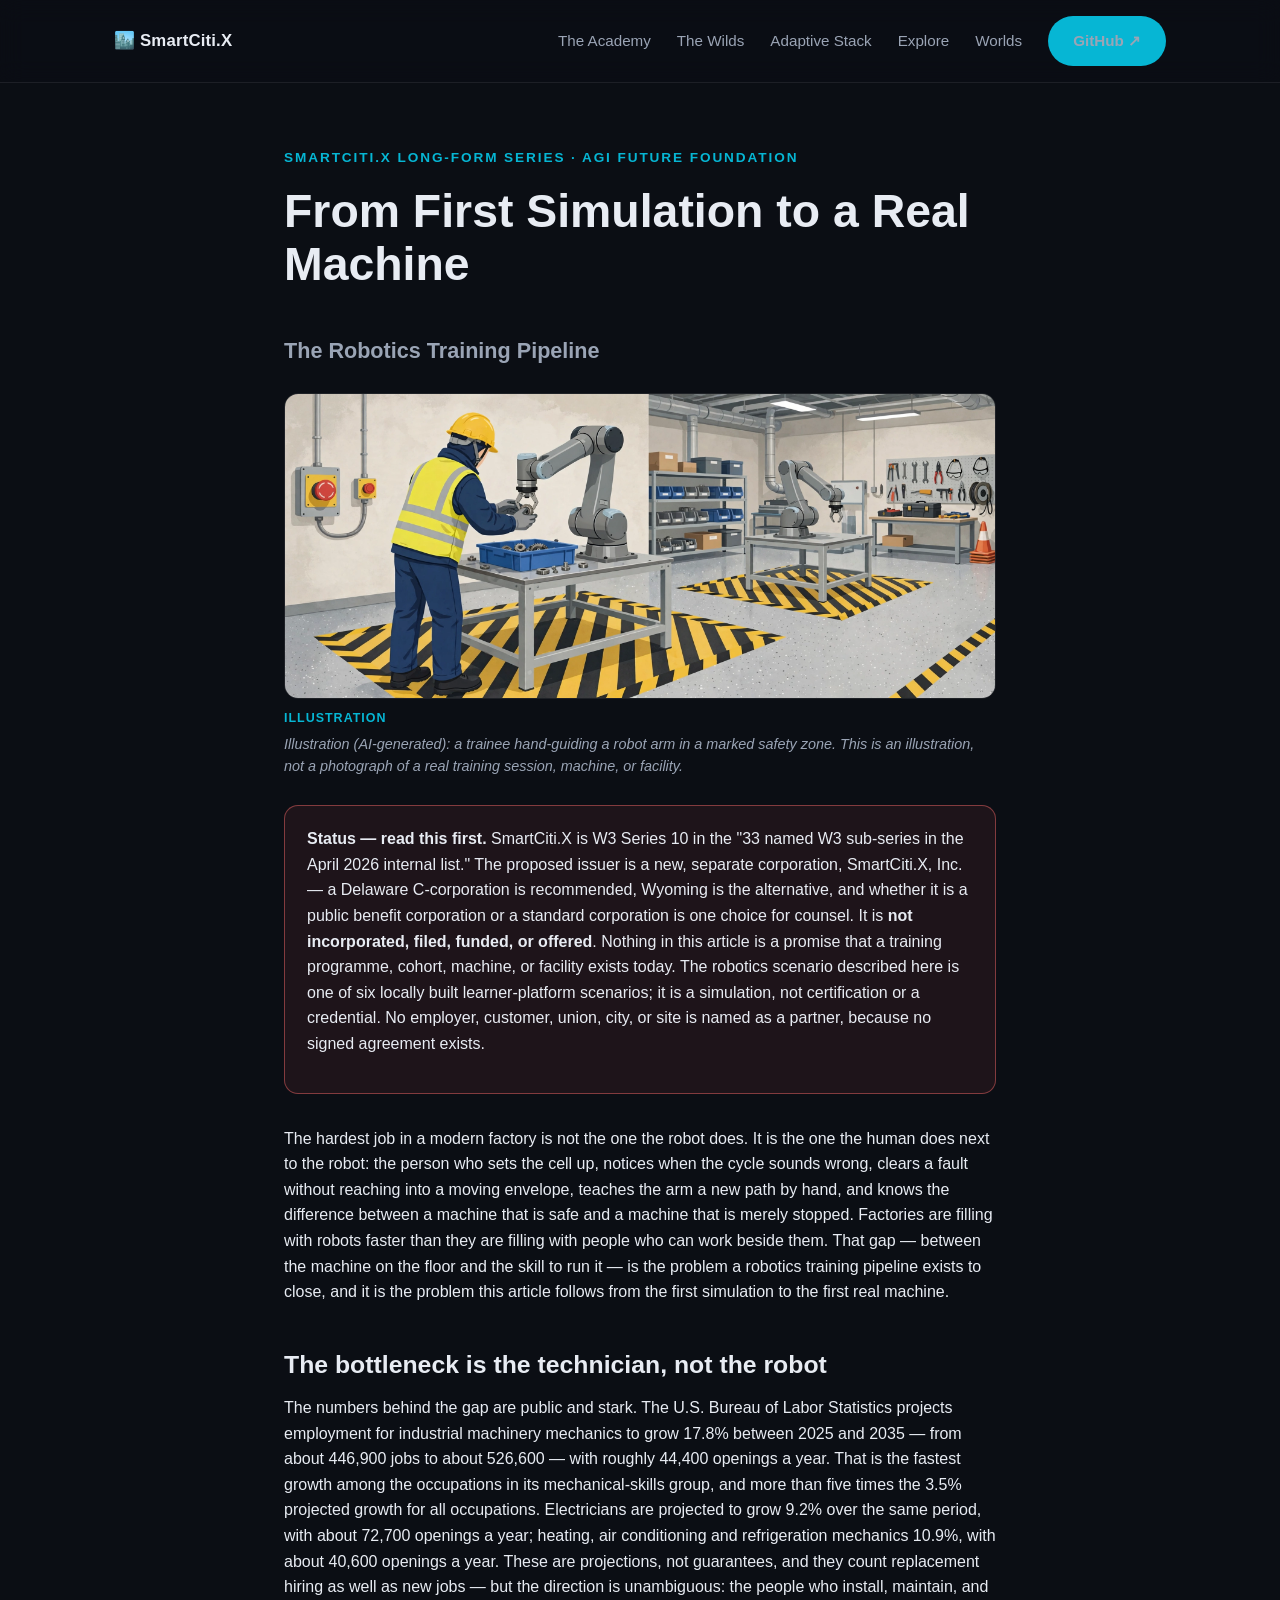
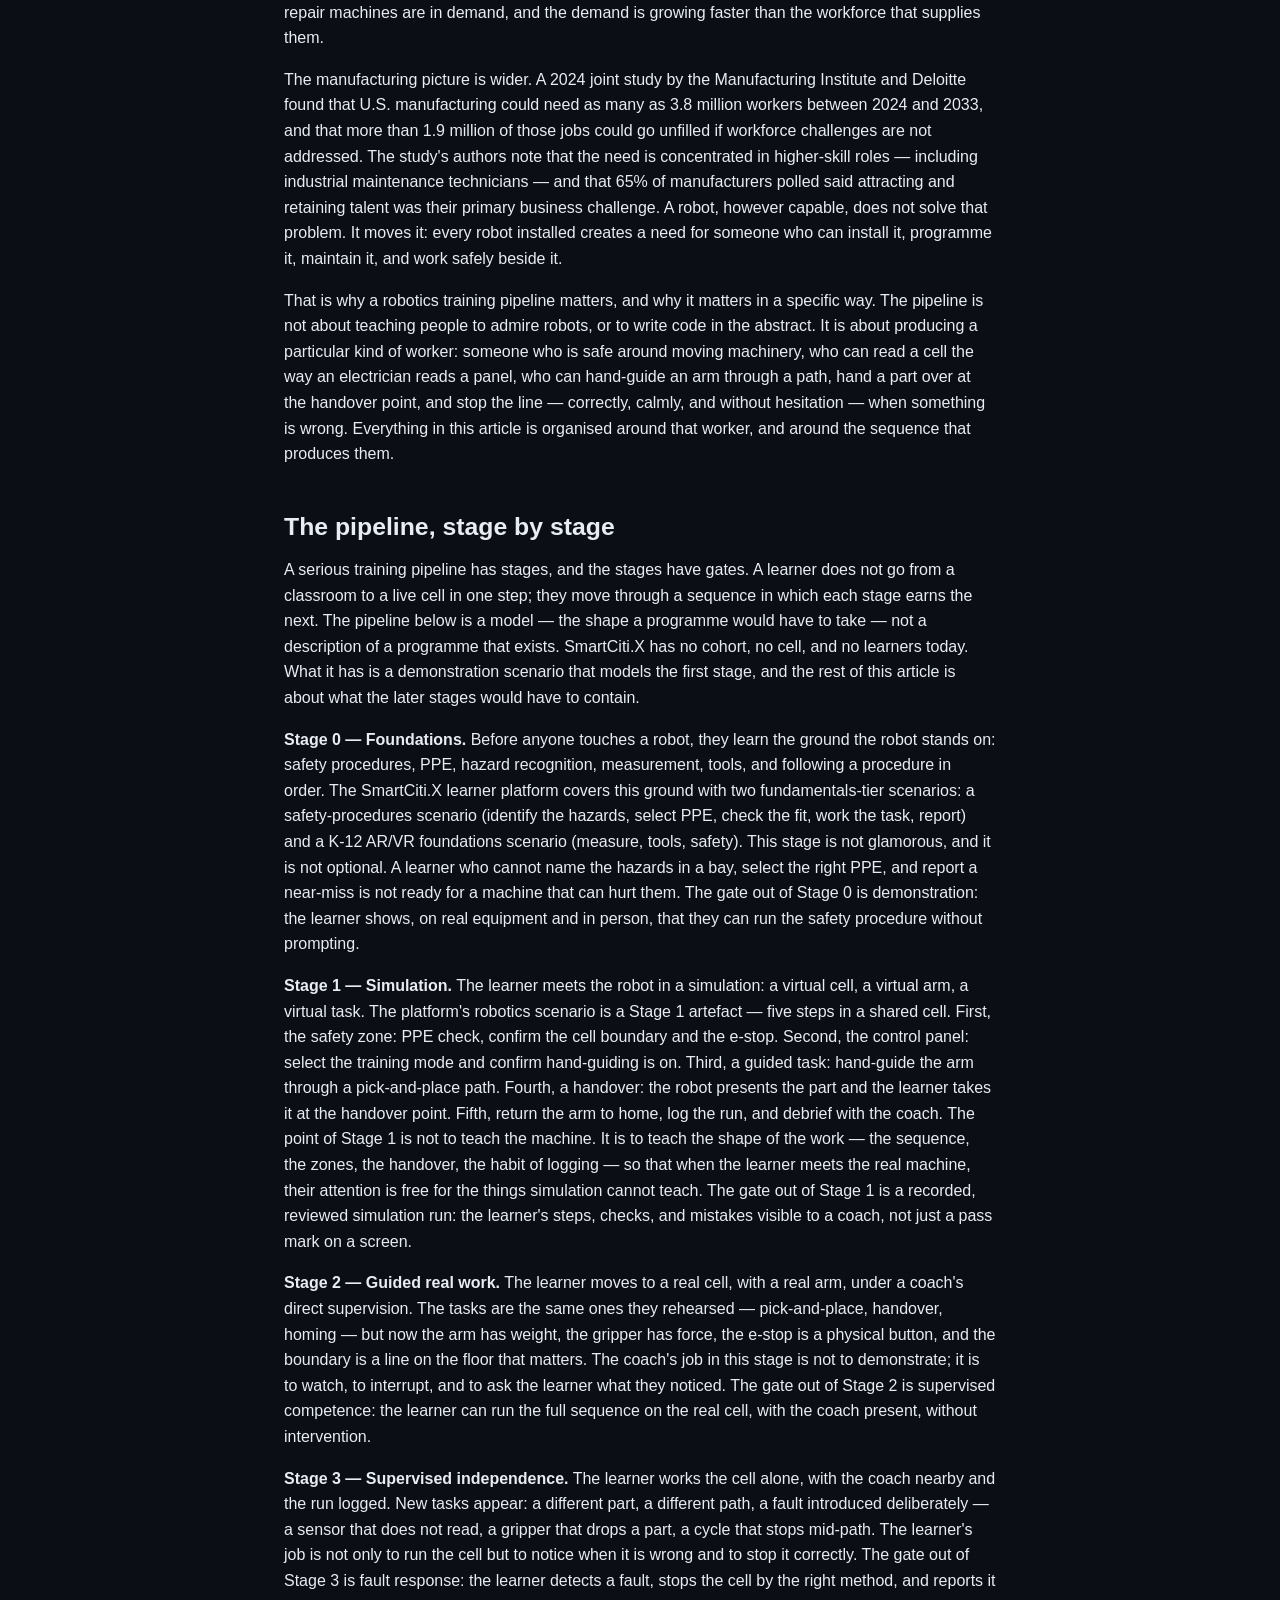
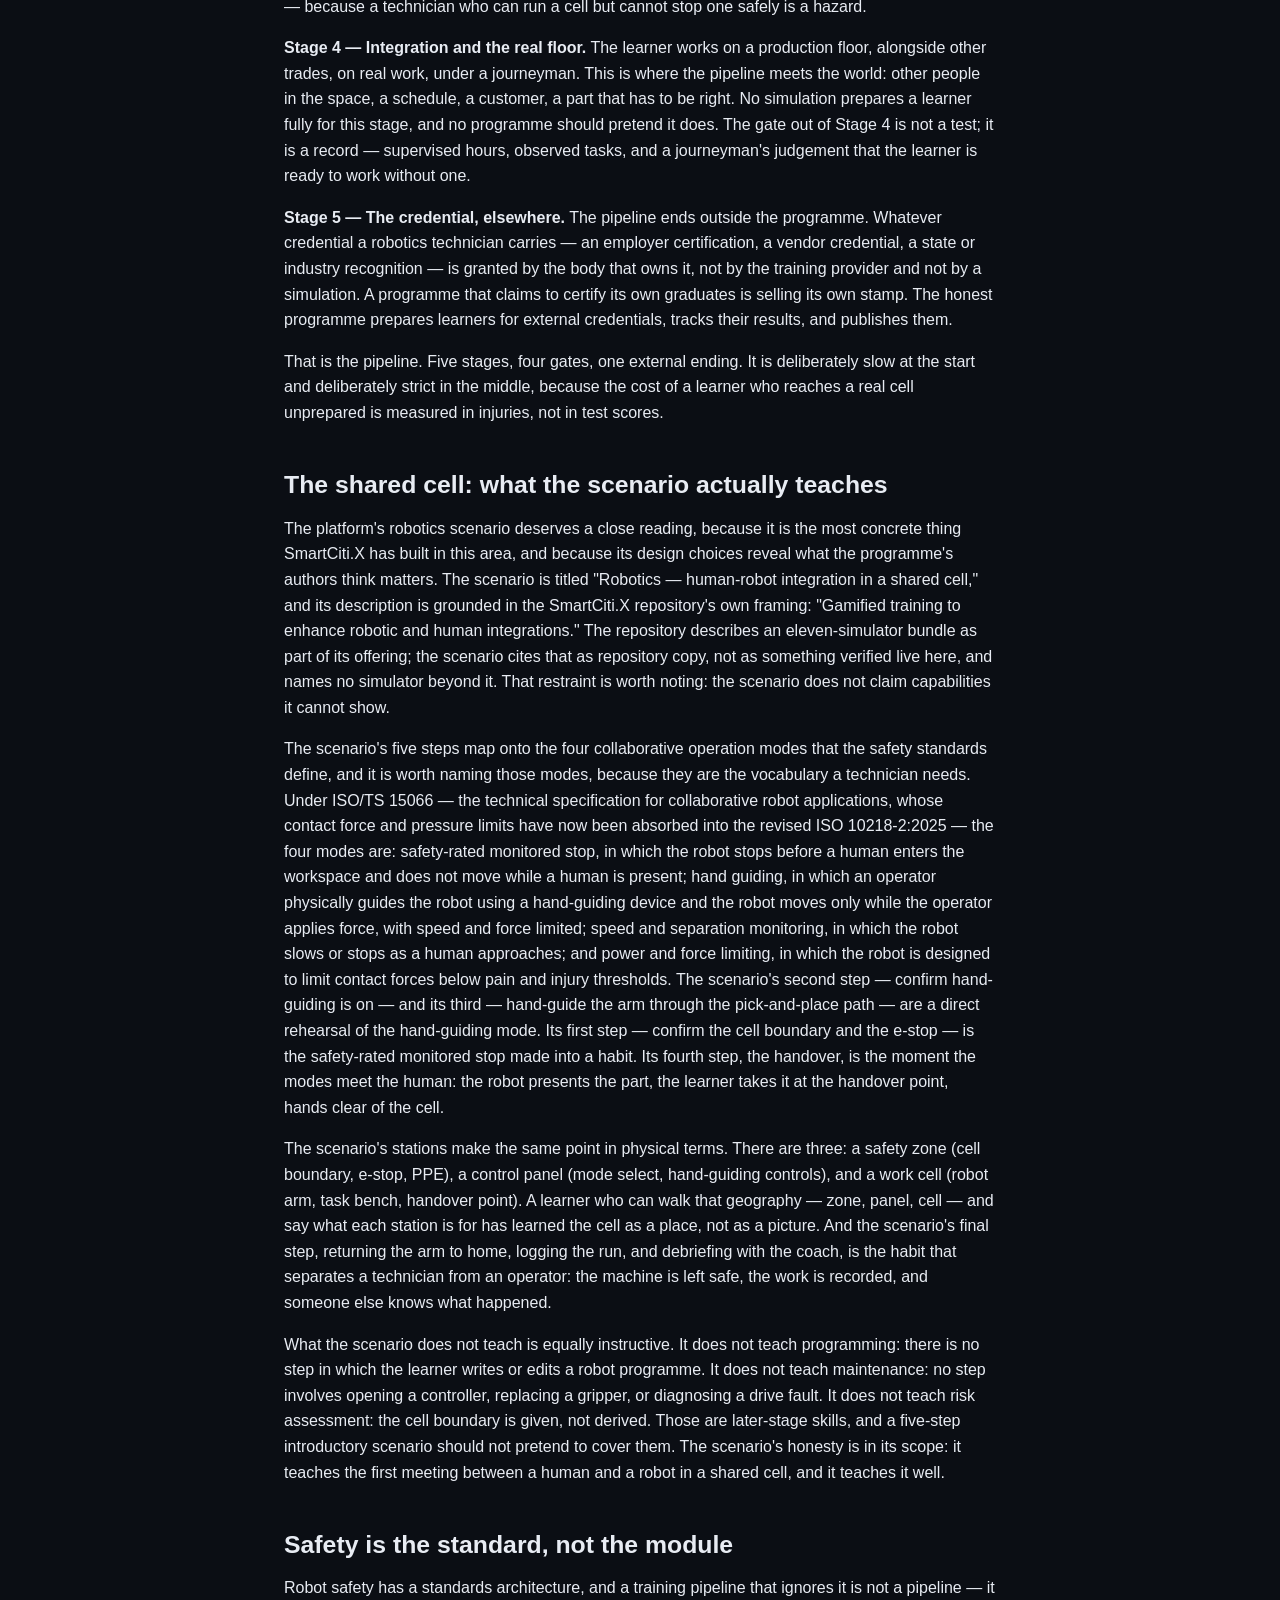
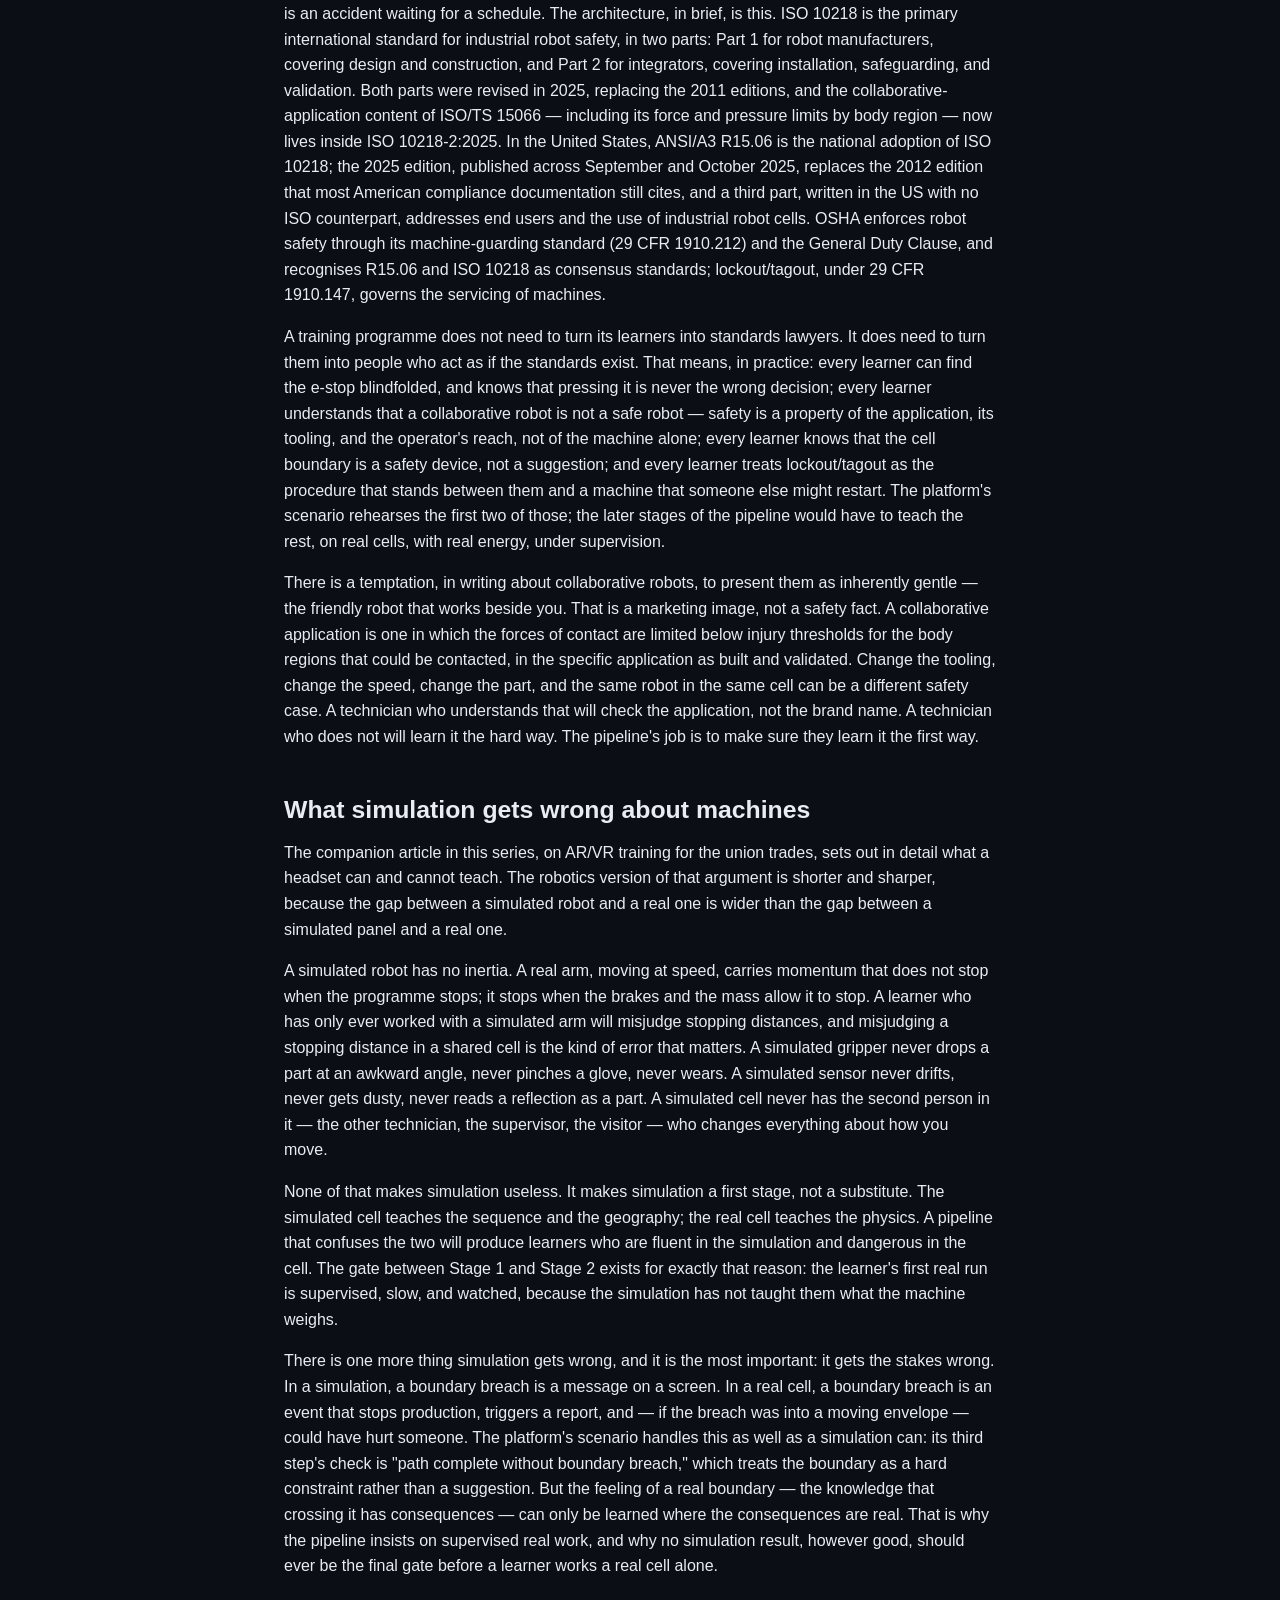
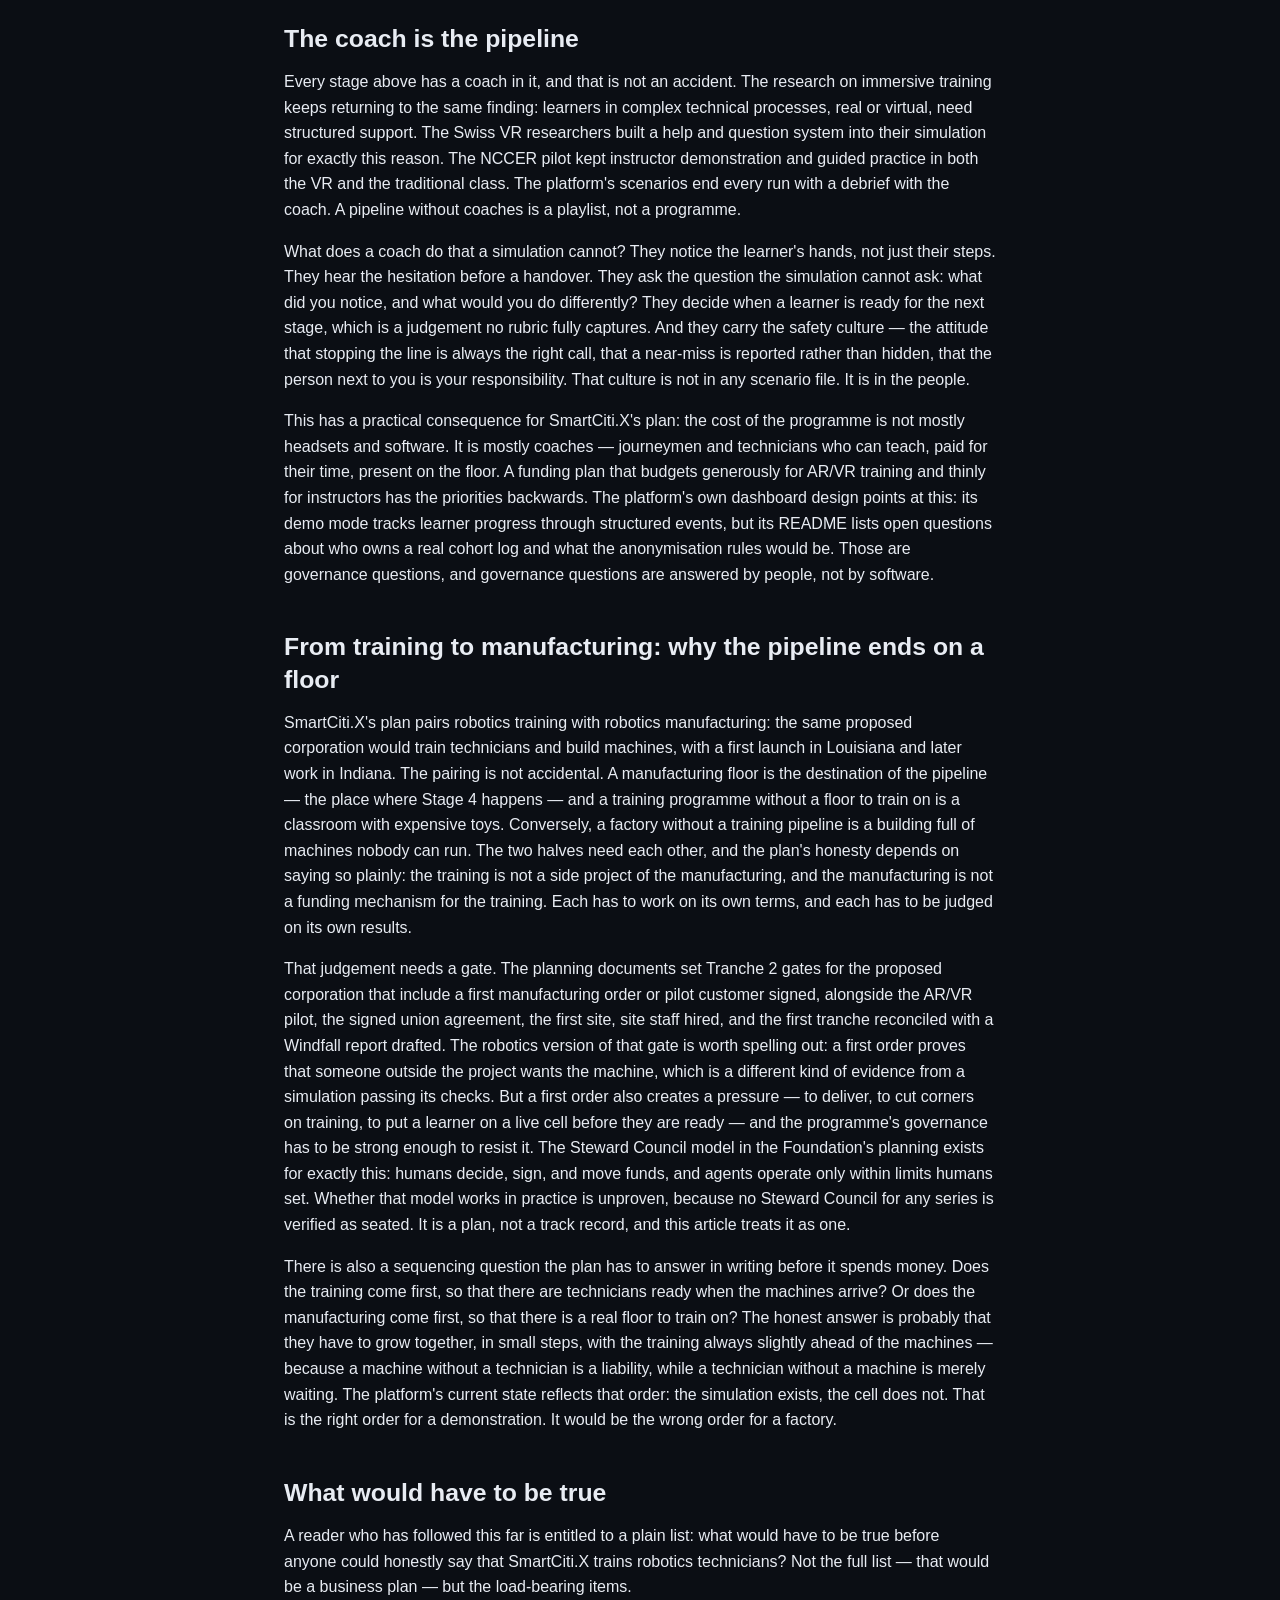
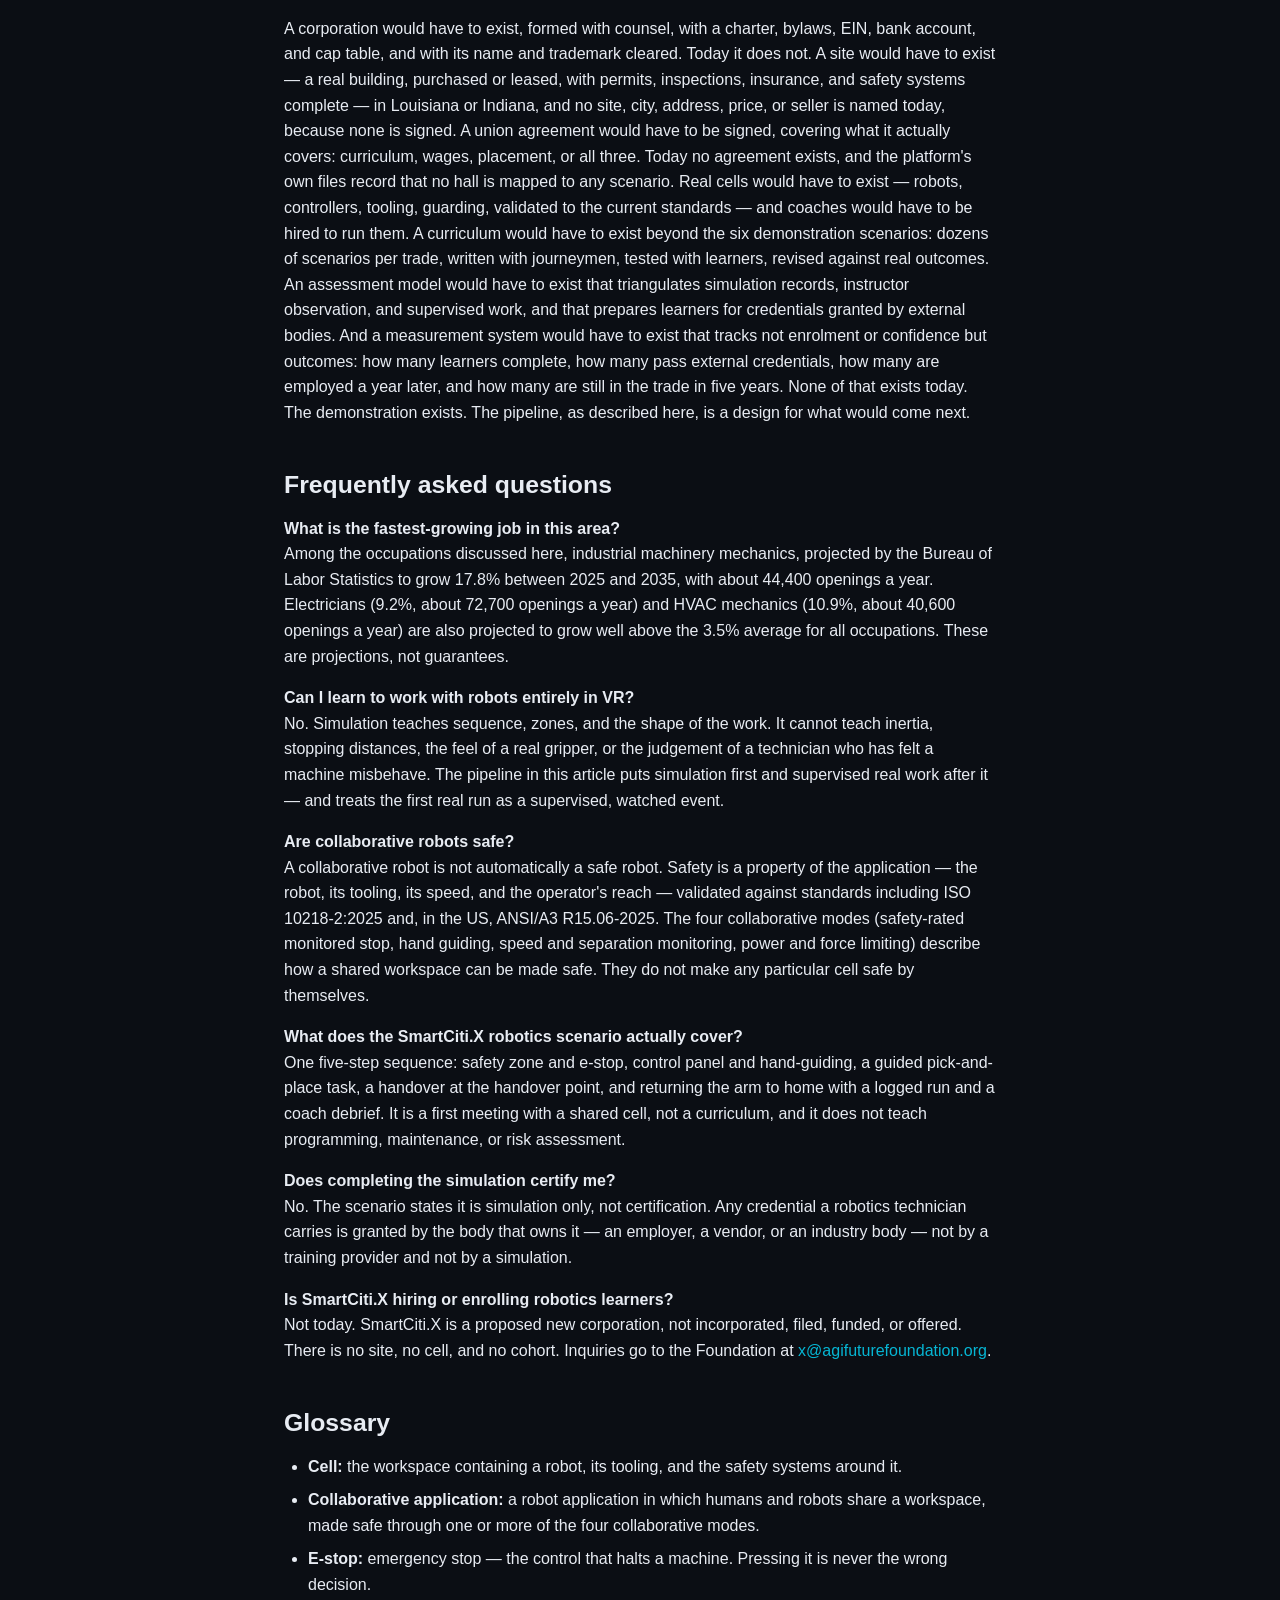
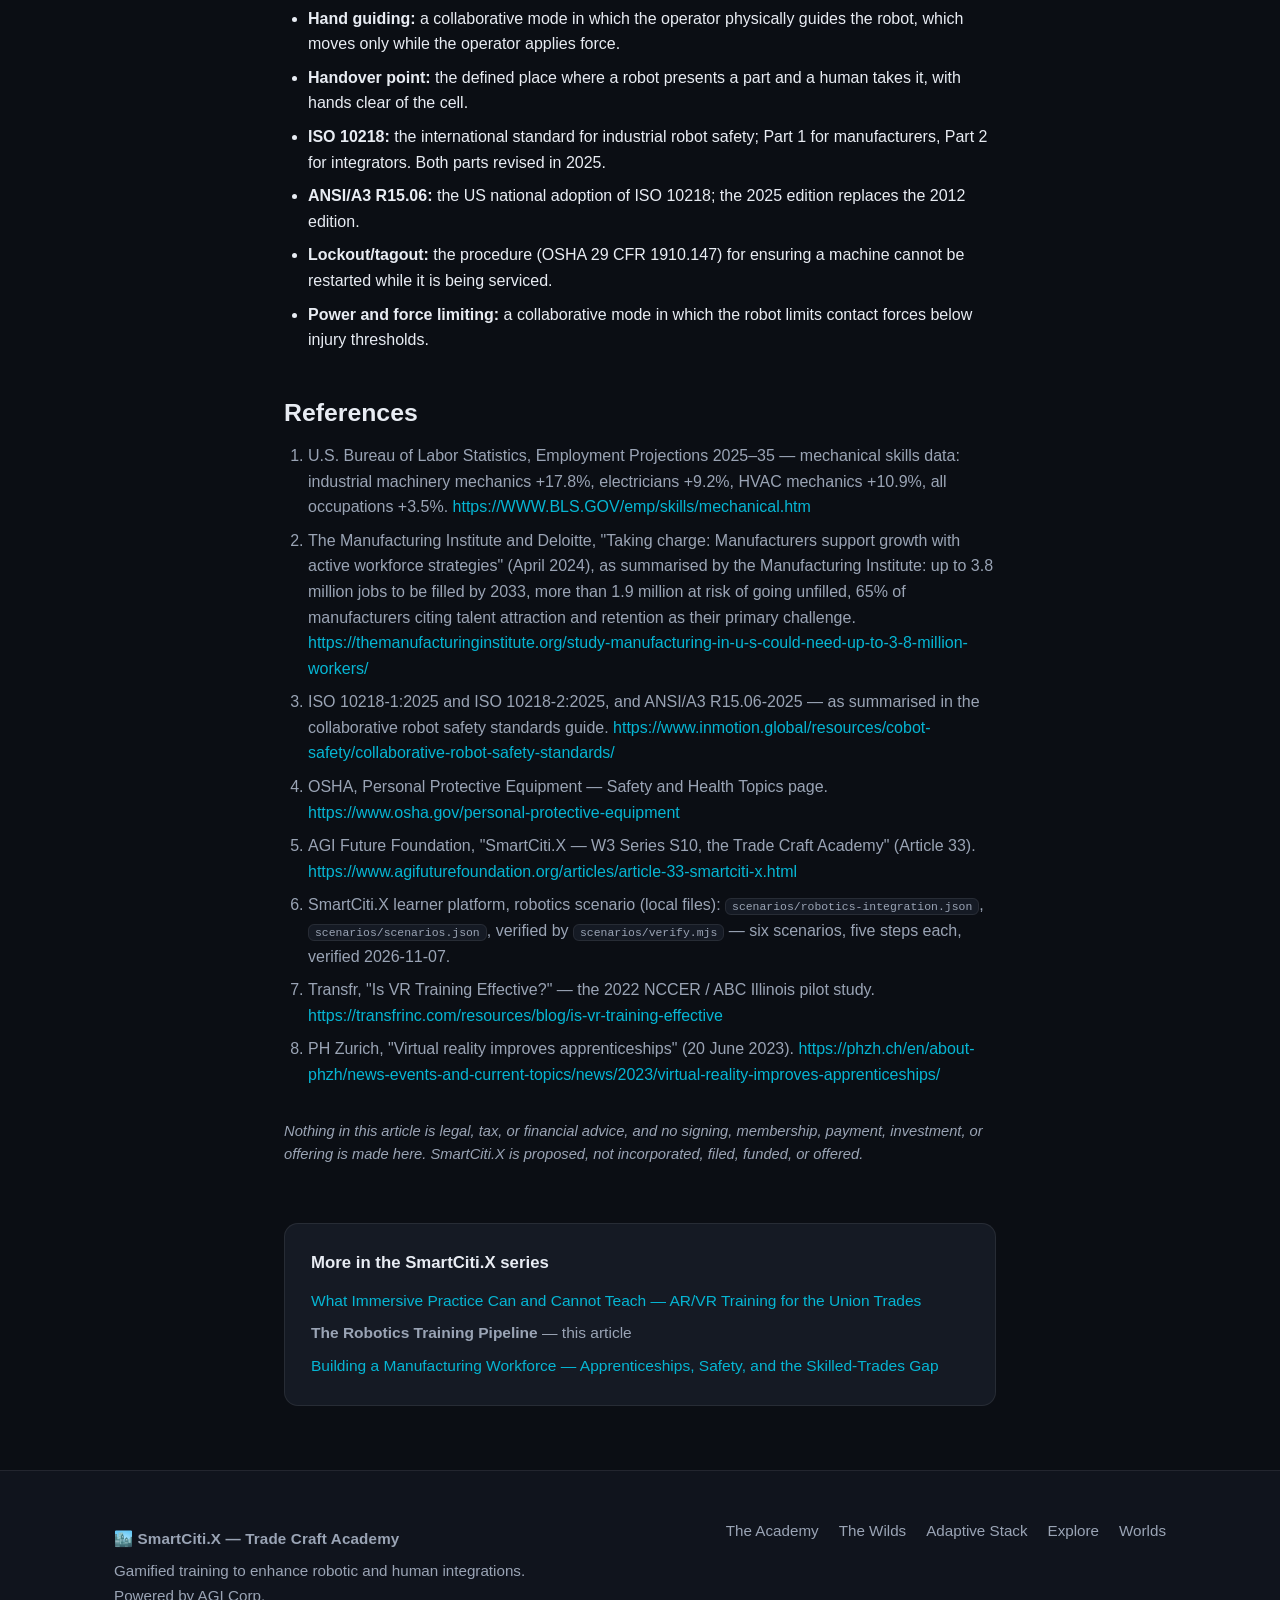
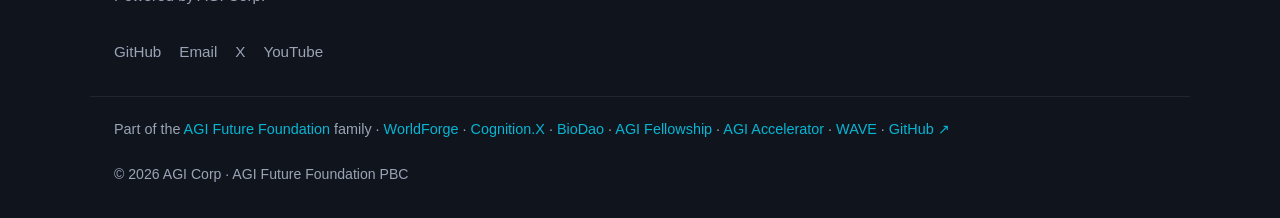
<file: articles/robotics-training-pipeline.html>
<!DOCTYPE html>
<html lang="en">
<head>
  <meta charset="UTF-8" />
  <meta name="viewport" content="width=device-width, initial-scale=1.0" />
  <title>From First Simulation to a Real Machine — The Robotics Training Pipeline | SmartCiti.X</title>
  <meta name="description" content="The hardest job in a modern factory is not the one the robot does. It is the one the human does next to the robot." />
  <link rel="canonical" href="https://smartcitix.agifuturefoundation.org/articles/robotics-training-pipeline.html" />
  <meta property="og:title" content="From First Simulation to a Real Machine — The Robotics Training Pipeline | SmartCiti.X" />
  <meta property="og:description" content="The hardest job in a modern factory is not the one the robot does. It is the one the human does next to the robot." />
  <meta property="og:type" content="article" />
  <meta property="og:url" content="https://smartcitix.agifuturefoundation.org/articles/robotics-training-pipeline.html" />
  <meta property="og:image" content="https://smartcitix.agifuturefoundation.org/articles/assets/media-generation-hero-robotics-training-pipelin-0-19669256-cbf7-4b16-bcf8-1d4013fd9f32.webp" />
  <meta name="twitter:card" content="summary_large_image" />
  <meta name="twitter:title" content="From First Simulation to a Real Machine — The Robotics Training Pipeline | SmartCiti.X" />
  <meta name="twitter:description" content="The hardest job in a modern factory is not the one the robot does. It is the one the human does next to the robot." />
  <meta name="twitter:image" content="https://smartcitix.agifuturefoundation.org/articles/assets/media-generation-hero-robotics-training-pipelin-0-19669256-cbf7-4b16-bcf8-1d4013fd9f32.webp" />
  <meta name="theme-color" content="#0b0e14" />
  <link rel="icon" href="data:image/svg+xml,%3Csvg xmlns='http://www.w3.org/2000/svg' viewBox='0 0 32 32'%3E%3Ccircle cx='16' cy='16' r='14' fill='%2306b6d4'/%3E%3C/svg%3E" />
  <style>
    :root { --accent: #06b6d4; --accent-soft: rgba(6, 182, 212, 0.12); --bg: #0b0e14; --bg-alt: #10141d; --panel: #151a24; --border: rgba(255, 255, 255, 0.08); --text: #e8ecf3; --text-muted: #9aa4b5; --danger: #ff6b6b; --success: #2ecc8f; --radius: 14px; --maxw: 1100px; }
    * { margin: 0; padding: 0; box-sizing: border-box; }
    html { scroll-behavior: smooth; }
    body { font-family: "Inter", -apple-system, BlinkMacSystemFont, "Segoe UI", Roboto, sans-serif; background: var(--bg); color: var(--text); line-height: 1.6; -webkit-font-smoothing: antialiased; }
    .container { max-width: var(--maxw); margin: 0 auto; padding: 0 24px; }
    a { color: var(--accent); text-decoration: none; }
    a:hover { text-decoration: underline; }
    .site-header { position: sticky; top: 0; z-index: 50; background: rgba(11, 14, 20, 0.85); backdrop-filter: blur(12px); border-bottom: 1px solid var(--border); }
    .nav { display: flex; align-items: center; justify-content: space-between; padding: 16px 24px; }
    .brand { font-weight: 700; color: var(--text); font-size: 1.05rem; letter-spacing: 0.01em; }
    .brand:hover { text-decoration: none; }
    .nav-links { display: flex; align-items: center; gap: 26px; list-style: none; }
    .nav-links a { color: var(--text-muted); font-size: 0.95rem; }
    .nav-links a:hover { color: var(--text); text-decoration: none; }
    .btn { display: inline-block; padding: 12px 24px; border-radius: 999px; font-weight: 600; font-size: 0.95rem; border: 1px solid transparent; cursor: pointer; }
    .btn-primary { background: var(--accent); color: #fff; }
    article.article { max-width: 760px; margin: 0 auto; padding: 64px 24px 40px; }
    .eyebrow { color: var(--accent); font-size: 0.85rem; font-weight: 600; text-transform: uppercase; letter-spacing: 0.14em; margin-bottom: 14px; }
    article.article h1 { font-size: clamp(2rem, 4.5vw, 2.9rem); line-height: 1.15; margin-bottom: 10px; }
    article.article h2.subtitle { font-size: 1.35rem; font-weight: 600; color: var(--text-muted); line-height: 1.35; margin-bottom: 28px; }
    article.article h2 { font-size: 1.55rem; line-height: 1.3; margin: 44px 0 14px; }
    article.article p { margin-bottom: 16px; }
    article.article strong { color: var(--text); }
    article.article ul, article.article ol { margin: 0 0 16px 0; padding-left: 24px; }
    article.article li { margin-bottom: 8px; }
    article.article blockquote { border-left: 3px solid var(--accent); padding: 4px 0 4px 18px; margin: 0 0 20px 0; color: var(--text-muted); }
    article.article code { background: var(--panel); border: 1px solid var(--border); border-radius: 6px; padding: 1px 6px; font-size: 0.88em; }
    .status-box { background: rgba(255, 107, 107, 0.08); border: 1px solid rgba(255, 107, 107, 0.45); border-radius: var(--radius); padding: 20px 22px; margin: 0 0 32px 0; }
    .status-box p { margin-bottom: 0; color: var(--text); }
    .status-box strong { color: var(--text); }
    figure { margin: 0 0 28px 0; }
    figure img { display: block; width: 100%; height: auto; border-radius: var(--radius); border: 1px solid var(--border); }
    figcaption { color: var(--text-muted); font-size: 0.9rem; font-style: italic; margin-top: 10px; line-height: 1.55; }
    figcaption .fig-label { font-style: normal; font-weight: 700; color: var(--accent); text-transform: uppercase; letter-spacing: 0.08em; font-size: 0.78rem; display: block; margin-bottom: 4px; }
    table { width: 100%; border-collapse: collapse; margin: 0 0 12px 0; font-size: 0.95rem; }
    th, td { border: 1px solid var(--border); padding: 10px 12px; text-align: left; vertical-align: top; }
    th { background: var(--panel); color: var(--text); }
    td { color: var(--text-muted); }
    .table-source, .chart-caption { color: var(--text-muted); font-size: 0.9rem; font-style: italic; margin-bottom: 20px; }
    .references ol { padding-left: 22px; }
    .references li { margin-bottom: 10px; color: var(--text-muted); overflow-wrap: anywhere; }
    .disclaimer { color: var(--text-muted); font-style: italic; font-size: 0.92rem; margin-top: 32px; }
    .series-nav { max-width: 760px; margin: 0 auto 64px; padding: 0 24px; }
    .series-nav .card { background: var(--panel); border: 1px solid var(--border); border-radius: var(--radius); padding: 26px; }
    .series-nav h2 { font-size: 1.05rem; margin-bottom: 12px; }
    .series-nav ul { list-style: none; padding: 0; margin: 0; display: grid; gap: 8px; }
    .series-nav li { color: var(--text-muted); font-size: 0.97rem; }
    .site-footer { border-top: 1px solid var(--border); padding: 48px 0 32px; background: var(--bg-alt); }
    .footer-inner { display: flex; flex-wrap: wrap; gap: 32px; justify-content: space-between; }
    .footer-brand p { color: var(--text-muted); font-size: 0.95rem; margin-top: 8px; max-width: 420px; }
    .footer-nav { display: flex; gap: 20px; flex-wrap: wrap; align-content: flex-start; }
    .footer-nav a { color: var(--text-muted); font-size: 0.95rem; }
    .social-links { display: flex; gap: 18px; }
    .social-links a { color: var(--text-muted); font-size: 0.95rem; }
    .family-bar { margin-top: 32px; padding-top: 20px; border-top: 1px solid var(--border); }
    .family-bar p { color: var(--text-muted); font-size: 0.9rem; line-height: 1.8; }
    .footer-bottom { margin-top: 20px; }
    .footer-bottom p { color: var(--text-muted); font-size: 0.88rem; }
    @media (max-width: 720px) { .nav-links { display: none; } article.article { padding-top: 44px; } }
  </style>
</head>
<body>
  <header class="site-header">
    <nav class="nav container">
      <a class="brand" href="https://smartcitix.agifuturefoundation.org/">🏙️ SmartCiti.X</a>
      <ul class="nav-links">
        <li><a href="https://smartcitix.agifuturefoundation.org/#academy">The Academy</a></li>
        <li><a href="https://smartcitix.agifuturefoundation.org/#wilds">The Wilds</a></li>
        <li><a href="https://smartcitix.agifuturefoundation.org/#stack">Adaptive Stack</a></li>
        <li><a href="https://smartcitix.agifuturefoundation.org/#explore">Explore</a></li>
        <li><a href="https://smartcitix.agifuturefoundation.org/#worlds">Worlds</a></li>
        <li><a href="https://github.com/AGIFutureFoundation/SmartCiti.X" target="_blank" rel="noopener" class="btn btn-primary">GitHub ↗</a></li>
      </ul>
    </nav>
  </header>
  <main>
  <article class="article">
    <p class="eyebrow">SmartCiti.X long-form series · AGI Future Foundation</p>
    <h1>From First Simulation to a Real Machine</h1>
    <h2 class="subtitle">The Robotics Training Pipeline</h2>
    <figure>
      <img src="assets/media-generation-hero-robotics-training-pipelin-0-19669256-cbf7-4b16-bcf8-1d4013fd9f32.webp" alt="Illustration: a trainee hand-guiding a robot arm inside a marked safety zone on a training floor" />
      <figcaption><span class="fig-label">Illustration</span>Illustration (AI-generated): a trainee hand-guiding a robot arm in a marked safety zone. This is an illustration, not a photograph of a real training session, machine, or facility.</figcaption>
    </figure>
    <aside class="status-box">
      <p><strong>Status — read this first.</strong> SmartCiti.X is W3 Series 10 in the "33 named W3 sub-series in the April 2026 internal list." The proposed issuer is a new, separate corporation, SmartCiti.X, Inc. — a Delaware C-corporation is recommended, Wyoming is the alternative, and whether it is a public benefit corporation or a standard corporation is one choice for counsel. It is <strong>not incorporated, filed, funded, or offered</strong>. Nothing in this article is a promise that a training programme, cohort, machine, or facility exists today. The robotics scenario described here is one of six locally built learner-platform scenarios; it is a simulation, not certification or a credential. No employer, customer, union, city, or site is named as a partner, because no signed agreement exists.</p>
    </aside>
    <p>The hardest job in a modern factory is not the one the robot does. It is the one the human does next to the robot: the person who sets the cell up, notices when the cycle sounds wrong, clears a fault without reaching into a moving envelope, teaches the arm a new path by hand, and knows the difference between a machine that is safe and a machine that is merely stopped. Factories are filling with robots faster than they are filling with people who can work beside them. That gap — between the machine on the floor and the skill to run it — is the problem a robotics training pipeline exists to close, and it is the problem this article follows from the first simulation to the first real machine.</p>
    <h2>The bottleneck is the technician, not the robot</h2>
    <p>The numbers behind the gap are public and stark. The U.S. Bureau of Labor Statistics projects employment for industrial machinery mechanics to grow 17.8% between 2025 and 2035 — from about 446,900 jobs to about 526,600 — with roughly 44,400 openings a year. That is the fastest growth among the occupations in its mechanical-skills group, and more than five times the 3.5% projected growth for all occupations. Electricians are projected to grow 9.2% over the same period, with about 72,700 openings a year; heating, air conditioning and refrigeration mechanics 10.9%, with about 40,600 openings a year. These are projections, not guarantees, and they count replacement hiring as well as new jobs — but the direction is unambiguous: the people who install, maintain, and repair machines are in demand, and the demand is growing faster than the workforce that supplies them.</p>
    <p>The manufacturing picture is wider. A 2024 joint study by the Manufacturing Institute and Deloitte found that U.S. manufacturing could need as many as 3.8 million workers between 2024 and 2033, and that more than 1.9 million of those jobs could go unfilled if workforce challenges are not addressed. The study's authors note that the need is concentrated in higher-skill roles — including industrial maintenance technicians — and that 65% of manufacturers polled said attracting and retaining talent was their primary business challenge. A robot, however capable, does not solve that problem. It moves it: every robot installed creates a need for someone who can install it, programme it, maintain it, and work safely beside it.</p>
    <p>That is why a robotics training pipeline matters, and why it matters in a specific way. The pipeline is not about teaching people to admire robots, or to write code in the abstract. It is about producing a particular kind of worker: someone who is safe around moving machinery, who can read a cell the way an electrician reads a panel, who can hand-guide an arm through a path, hand a part over at the handover point, and stop the line — correctly, calmly, and without hesitation — when something is wrong. Everything in this article is organised around that worker, and around the sequence that produces them.</p>
    <h2>The pipeline, stage by stage</h2>
    <p>A serious training pipeline has stages, and the stages have gates. A learner does not go from a classroom to a live cell in one step; they move through a sequence in which each stage earns the next. The pipeline below is a model — the shape a programme would have to take — not a description of a programme that exists. SmartCiti.X has no cohort, no cell, and no learners today. What it has is a demonstration scenario that models the first stage, and the rest of this article is about what the later stages would have to contain.</p>
    <p><strong>Stage 0 — Foundations.</strong> Before anyone touches a robot, they learn the ground the robot stands on: safety procedures, PPE, hazard recognition, measurement, tools, and following a procedure in order. The SmartCiti.X learner platform covers this ground with two fundamentals-tier scenarios: a safety-procedures scenario (identify the hazards, select PPE, check the fit, work the task, report) and a K-12 AR/VR foundations scenario (measure, tools, safety). This stage is not glamorous, and it is not optional. A learner who cannot name the hazards in a bay, select the right PPE, and report a near-miss is not ready for a machine that can hurt them. The gate out of Stage 0 is demonstration: the learner shows, on real equipment and in person, that they can run the safety procedure without prompting.</p>
    <p><strong>Stage 1 — Simulation.</strong> The learner meets the robot in a simulation: a virtual cell, a virtual arm, a virtual task. The platform's robotics scenario is a Stage 1 artefact — five steps in a shared cell. First, the safety zone: PPE check, confirm the cell boundary and the e-stop. Second, the control panel: select the training mode and confirm hand-guiding is on. Third, a guided task: hand-guide the arm through a pick-and-place path. Fourth, a handover: the robot presents the part and the learner takes it at the handover point. Fifth, return the arm to home, log the run, and debrief with the coach. The point of Stage 1 is not to teach the machine. It is to teach the shape of the work — the sequence, the zones, the handover, the habit of logging — so that when the learner meets the real machine, their attention is free for the things simulation cannot teach. The gate out of Stage 1 is a recorded, reviewed simulation run: the learner's steps, checks, and mistakes visible to a coach, not just a pass mark on a screen.</p>
    <p><strong>Stage 2 — Guided real work.</strong> The learner moves to a real cell, with a real arm, under a coach's direct supervision. The tasks are the same ones they rehearsed — pick-and-place, handover, homing — but now the arm has weight, the gripper has force, the e-stop is a physical button, and the boundary is a line on the floor that matters. The coach's job in this stage is not to demonstrate; it is to watch, to interrupt, and to ask the learner what they noticed. The gate out of Stage 2 is supervised competence: the learner can run the full sequence on the real cell, with the coach present, without intervention.</p>
    <p><strong>Stage 3 — Supervised independence.</strong> The learner works the cell alone, with the coach nearby and the run logged. New tasks appear: a different part, a different path, a fault introduced deliberately — a sensor that does not read, a gripper that drops a part, a cycle that stops mid-path. The learner's job is not only to run the cell but to notice when it is wrong and to stop it correctly. The gate out of Stage 3 is fault response: the learner detects a fault, stops the cell by the right method, and reports it — because a technician who can run a cell but cannot stop one safely is a hazard.</p>
    <p><strong>Stage 4 — Integration and the real floor.</strong> The learner works on a production floor, alongside other trades, on real work, under a journeyman. This is where the pipeline meets the world: other people in the space, a schedule, a customer, a part that has to be right. No simulation prepares a learner fully for this stage, and no programme should pretend it does. The gate out of Stage 4 is not a test; it is a record — supervised hours, observed tasks, and a journeyman's judgement that the learner is ready to work without one.</p>
    <p><strong>Stage 5 — The credential, elsewhere.</strong> The pipeline ends outside the programme. Whatever credential a robotics technician carries — an employer certification, a vendor credential, a state or industry recognition — is granted by the body that owns it, not by the training provider and not by a simulation. A programme that claims to certify its own graduates is selling its own stamp. The honest programme prepares learners for external credentials, tracks their results, and publishes them.</p>
    <p>That is the pipeline. Five stages, four gates, one external ending. It is deliberately slow at the start and deliberately strict in the middle, because the cost of a learner who reaches a real cell unprepared is measured in injuries, not in test scores.</p>
    <h2>The shared cell: what the scenario actually teaches</h2>
    <p>The platform's robotics scenario deserves a close reading, because it is the most concrete thing SmartCiti.X has built in this area, and because its design choices reveal what the programme's authors think matters. The scenario is titled "Robotics — human-robot integration in a shared cell," and its description is grounded in the SmartCiti.X repository's own framing: "Gamified training to enhance robotic and human integrations." The repository describes an eleven-simulator bundle as part of its offering; the scenario cites that as repository copy, not as something verified live here, and names no simulator beyond it. That restraint is worth noting: the scenario does not claim capabilities it cannot show.</p>
    <p>The scenario's five steps map onto the four collaborative operation modes that the safety standards define, and it is worth naming those modes, because they are the vocabulary a technician needs. Under ISO/TS 15066 — the technical specification for collaborative robot applications, whose contact force and pressure limits have now been absorbed into the revised ISO 10218-2:2025 — the four modes are: safety-rated monitored stop, in which the robot stops before a human enters the workspace and does not move while a human is present; hand guiding, in which an operator physically guides the robot using a hand-guiding device and the robot moves only while the operator applies force, with speed and force limited; speed and separation monitoring, in which the robot slows or stops as a human approaches; and power and force limiting, in which the robot is designed to limit contact forces below pain and injury thresholds. The scenario's second step — confirm hand-guiding is on — and its third — hand-guide the arm through the pick-and-place path — are a direct rehearsal of the hand-guiding mode. Its first step — confirm the cell boundary and the e-stop — is the safety-rated monitored stop made into a habit. Its fourth step, the handover, is the moment the modes meet the human: the robot presents the part, the learner takes it at the handover point, hands clear of the cell.</p>
    <p>The scenario's stations make the same point in physical terms. There are three: a safety zone (cell boundary, e-stop, PPE), a control panel (mode select, hand-guiding controls), and a work cell (robot arm, task bench, handover point). A learner who can walk that geography — zone, panel, cell — and say what each station is for has learned the cell as a place, not as a picture. And the scenario's final step, returning the arm to home, logging the run, and debriefing with the coach, is the habit that separates a technician from an operator: the machine is left safe, the work is recorded, and someone else knows what happened.</p>
    <p>What the scenario does not teach is equally instructive. It does not teach programming: there is no step in which the learner writes or edits a robot programme. It does not teach maintenance: no step involves opening a controller, replacing a gripper, or diagnosing a drive fault. It does not teach risk assessment: the cell boundary is given, not derived. Those are later-stage skills, and a five-step introductory scenario should not pretend to cover them. The scenario's honesty is in its scope: it teaches the first meeting between a human and a robot in a shared cell, and it teaches it well.</p>
    <h2>Safety is the standard, not the module</h2>
    <p>Robot safety has a standards architecture, and a training pipeline that ignores it is not a pipeline — it is an accident waiting for a schedule. The architecture, in brief, is this. ISO 10218 is the primary international standard for industrial robot safety, in two parts: Part 1 for robot manufacturers, covering design and construction, and Part 2 for integrators, covering installation, safeguarding, and validation. Both parts were revised in 2025, replacing the 2011 editions, and the collaborative-application content of ISO/TS 15066 — including its force and pressure limits by body region — now lives inside ISO 10218-2:2025. In the United States, ANSI/A3 R15.06 is the national adoption of ISO 10218; the 2025 edition, published across September and October 2025, replaces the 2012 edition that most American compliance documentation still cites, and a third part, written in the US with no ISO counterpart, addresses end users and the use of industrial robot cells. OSHA enforces robot safety through its machine-guarding standard (29 CFR 1910.212) and the General Duty Clause, and recognises R15.06 and ISO 10218 as consensus standards; lockout/tagout, under 29 CFR 1910.147, governs the servicing of machines.</p>
    <p>A training programme does not need to turn its learners into standards lawyers. It does need to turn them into people who act as if the standards exist. That means, in practice: every learner can find the e-stop blindfolded, and knows that pressing it is never the wrong decision; every learner understands that a collaborative robot is not a safe robot — safety is a property of the application, its tooling, and the operator's reach, not of the machine alone; every learner knows that the cell boundary is a safety device, not a suggestion; and every learner treats lockout/tagout as the procedure that stands between them and a machine that someone else might restart. The platform's scenario rehearses the first two of those; the later stages of the pipeline would have to teach the rest, on real cells, with real energy, under supervision.</p>
    <p>There is a temptation, in writing about collaborative robots, to present them as inherently gentle — the friendly robot that works beside you. That is a marketing image, not a safety fact. A collaborative application is one in which the forces of contact are limited below injury thresholds for the body regions that could be contacted, in the specific application as built and validated. Change the tooling, change the speed, change the part, and the same robot in the same cell can be a different safety case. A technician who understands that will check the application, not the brand name. A technician who does not will learn it the hard way. The pipeline's job is to make sure they learn it the first way.</p>
    <h2>What simulation gets wrong about machines</h2>
    <p>The companion article in this series, on AR/VR training for the union trades, sets out in detail what a headset can and cannot teach. The robotics version of that argument is shorter and sharper, because the gap between a simulated robot and a real one is wider than the gap between a simulated panel and a real one.</p>
    <p>A simulated robot has no inertia. A real arm, moving at speed, carries momentum that does not stop when the programme stops; it stops when the brakes and the mass allow it to stop. A learner who has only ever worked with a simulated arm will misjudge stopping distances, and misjudging a stopping distance in a shared cell is the kind of error that matters. A simulated gripper never drops a part at an awkward angle, never pinches a glove, never wears. A simulated sensor never drifts, never gets dusty, never reads a reflection as a part. A simulated cell never has the second person in it — the other technician, the supervisor, the visitor — who changes everything about how you move.</p>
    <p>None of that makes simulation useless. It makes simulation a first stage, not a substitute. The simulated cell teaches the sequence and the geography; the real cell teaches the physics. A pipeline that confuses the two will produce learners who are fluent in the simulation and dangerous in the cell. The gate between Stage 1 and Stage 2 exists for exactly that reason: the learner's first real run is supervised, slow, and watched, because the simulation has not taught them what the machine weighs.</p>
    <p>There is one more thing simulation gets wrong, and it is the most important: it gets the stakes wrong. In a simulation, a boundary breach is a message on a screen. In a real cell, a boundary breach is an event that stops production, triggers a report, and — if the breach was into a moving envelope — could have hurt someone. The platform's scenario handles this as well as a simulation can: its third step's check is "path complete without boundary breach," which treats the boundary as a hard constraint rather than a suggestion. But the feeling of a real boundary — the knowledge that crossing it has consequences — can only be learned where the consequences are real. That is why the pipeline insists on supervised real work, and why no simulation result, however good, should ever be the final gate before a learner works a real cell alone.</p>
    <h2>The coach is the pipeline</h2>
    <p>Every stage above has a coach in it, and that is not an accident. The research on immersive training keeps returning to the same finding: learners in complex technical processes, real or virtual, need structured support. The Swiss VR researchers built a help and question system into their simulation for exactly this reason. The NCCER pilot kept instructor demonstration and guided practice in both the VR and the traditional class. The platform's scenarios end every run with a debrief with the coach. A pipeline without coaches is a playlist, not a programme.</p>
    <p>What does a coach do that a simulation cannot? They notice the learner's hands, not just their steps. They hear the hesitation before a handover. They ask the question the simulation cannot ask: what did you notice, and what would you do differently? They decide when a learner is ready for the next stage, which is a judgement no rubric fully captures. And they carry the safety culture — the attitude that stopping the line is always the right call, that a near-miss is reported rather than hidden, that the person next to you is your responsibility. That culture is not in any scenario file. It is in the people.</p>
    <p>This has a practical consequence for SmartCiti.X's plan: the cost of the programme is not mostly headsets and software. It is mostly coaches — journeymen and technicians who can teach, paid for their time, present on the floor. A funding plan that budgets generously for AR/VR training and thinly for instructors has the priorities backwards. The platform's own dashboard design points at this: its demo mode tracks learner progress through structured events, but its README lists open questions about who owns a real cohort log and what the anonymisation rules would be. Those are governance questions, and governance questions are answered by people, not by software.</p>
    <h2>From training to manufacturing: why the pipeline ends on a floor</h2>
    <p>SmartCiti.X's plan pairs robotics training with robotics manufacturing: the same proposed corporation would train technicians and build machines, with a first launch in Louisiana and later work in Indiana. The pairing is not accidental. A manufacturing floor is the destination of the pipeline — the place where Stage 4 happens — and a training programme without a floor to train on is a classroom with expensive toys. Conversely, a factory without a training pipeline is a building full of machines nobody can run. The two halves need each other, and the plan's honesty depends on saying so plainly: the training is not a side project of the manufacturing, and the manufacturing is not a funding mechanism for the training. Each has to work on its own terms, and each has to be judged on its own results.</p>
    <p>That judgement needs a gate. The planning documents set Tranche 2 gates for the proposed corporation that include a first manufacturing order or pilot customer signed, alongside the AR/VR pilot, the signed union agreement, the first site, site staff hired, and the first tranche reconciled with a Windfall report drafted. The robotics version of that gate is worth spelling out: a first order proves that someone outside the project wants the machine, which is a different kind of evidence from a simulation passing its checks. But a first order also creates a pressure — to deliver, to cut corners on training, to put a learner on a live cell before they are ready — and the programme's governance has to be strong enough to resist it. The Steward Council model in the Foundation's planning exists for exactly this: humans decide, sign, and move funds, and agents operate only within limits humans set. Whether that model works in practice is unproven, because no Steward Council for any series is verified as seated. It is a plan, not a track record, and this article treats it as one.</p>
    <p>There is also a sequencing question the plan has to answer in writing before it spends money. Does the training come first, so that there are technicians ready when the machines arrive? Or does the manufacturing come first, so that there is a real floor to train on? The honest answer is probably that they have to grow together, in small steps, with the training always slightly ahead of the machines — because a machine without a technician is a liability, while a technician without a machine is merely waiting. The platform's current state reflects that order: the simulation exists, the cell does not. That is the right order for a demonstration. It would be the wrong order for a factory.</p>
    <h2>What would have to be true</h2>
    <p>A reader who has followed this far is entitled to a plain list: what would have to be true before anyone could honestly say that SmartCiti.X trains robotics technicians? Not the full list — that would be a business plan — but the load-bearing items.</p>
    <p>A corporation would have to exist, formed with counsel, with a charter, bylaws, EIN, bank account, and cap table, and with its name and trademark cleared. Today it does not. A site would have to exist — a real building, purchased or leased, with permits, inspections, insurance, and safety systems complete — in Louisiana or Indiana, and no site, city, address, price, or seller is named today, because none is signed. A union agreement would have to be signed, covering what it actually covers: curriculum, wages, placement, or all three. Today no agreement exists, and the platform's own files record that no hall is mapped to any scenario. Real cells would have to exist — robots, controllers, tooling, guarding, validated to the current standards — and coaches would have to be hired to run them. A curriculum would have to exist beyond the six demonstration scenarios: dozens of scenarios per trade, written with journeymen, tested with learners, revised against real outcomes. An assessment model would have to exist that triangulates simulation records, instructor observation, and supervised work, and that prepares learners for credentials granted by external bodies. And a measurement system would have to exist that tracks not enrolment or confidence but outcomes: how many learners complete, how many pass external credentials, how many are employed a year later, and how many are still in the trade in five years. None of that exists today. The demonstration exists. The pipeline, as described here, is a design for what would come next.</p>
    <h2>Frequently asked questions</h2>
    <p><strong>What is the fastest-growing job in this area?</strong><br />Among the occupations discussed here, industrial machinery mechanics, projected by the Bureau of Labor Statistics to grow 17.8% between 2025 and 2035, with about 44,400 openings a year. Electricians (9.2%, about 72,700 openings a year) and HVAC mechanics (10.9%, about 40,600 openings a year) are also projected to grow well above the 3.5% average for all occupations. These are projections, not guarantees.</p>
    <p><strong>Can I learn to work with robots entirely in VR?</strong><br />No. Simulation teaches sequence, zones, and the shape of the work. It cannot teach inertia, stopping distances, the feel of a real gripper, or the judgement of a technician who has felt a machine misbehave. The pipeline in this article puts simulation first and supervised real work after it — and treats the first real run as a supervised, watched event.</p>
    <p><strong>Are collaborative robots safe?</strong><br />A collaborative robot is not automatically a safe robot. Safety is a property of the application — the robot, its tooling, its speed, and the operator's reach — validated against standards including ISO 10218-2:2025 and, in the US, ANSI/A3 R15.06-2025. The four collaborative modes (safety-rated monitored stop, hand guiding, speed and separation monitoring, power and force limiting) describe how a shared workspace can be made safe. They do not make any particular cell safe by themselves.</p>
    <p><strong>What does the SmartCiti.X robotics scenario actually cover?</strong><br />One five-step sequence: safety zone and e-stop, control panel and hand-guiding, a guided pick-and-place task, a handover at the handover point, and returning the arm to home with a logged run and a coach debrief. It is a first meeting with a shared cell, not a curriculum, and it does not teach programming, maintenance, or risk assessment.</p>
    <p><strong>Does completing the simulation certify me?</strong><br />No. The scenario states it is simulation only, not certification. Any credential a robotics technician carries is granted by the body that owns it — an employer, a vendor, or an industry body — not by a training provider and not by a simulation.</p>
    <p><strong>Is SmartCiti.X hiring or enrolling robotics learners?</strong><br />Not today. SmartCiti.X is a proposed new corporation, not incorporated, filed, funded, or offered. There is no site, no cell, and no cohort. Inquiries go to the Foundation at <a href="mailto:x@agifuturefoundation.org">x@agifuturefoundation.org</a>.</p>
    <h2>Glossary</h2>
    <ul>
      <li><strong>Cell:</strong> the workspace containing a robot, its tooling, and the safety systems around it.</li>
      <li><strong>Collaborative application:</strong> a robot application in which humans and robots share a workspace, made safe through one or more of the four collaborative modes.</li>
      <li><strong>E-stop:</strong> emergency stop — the control that halts a machine. Pressing it is never the wrong decision.</li>
      <li><strong>Hand guiding:</strong> a collaborative mode in which the operator physically guides the robot, which moves only while the operator applies force.</li>
      <li><strong>Handover point:</strong> the defined place where a robot presents a part and a human takes it, with hands clear of the cell.</li>
      <li><strong>ISO 10218:</strong> the international standard for industrial robot safety; Part 1 for manufacturers, Part 2 for integrators. Both parts revised in 2025.</li>
      <li><strong>ANSI/A3 R15.06:</strong> the US national adoption of ISO 10218; the 2025 edition replaces the 2012 edition.</li>
      <li><strong>Lockout/tagout:</strong> the procedure (OSHA 29 CFR 1910.147) for ensuring a machine cannot be restarted while it is being serviced.</li>
      <li><strong>Power and force limiting:</strong> a collaborative mode in which the robot limits contact forces below injury thresholds.</li>
    </ul>
    <h2>References</h2>
    <div class="references">
    <ol>
      <li>U.S. Bureau of Labor Statistics, Employment Projections 2025–35 — mechanical skills data: industrial machinery mechanics +17.8%, electricians +9.2%, HVAC mechanics +10.9%, all occupations +3.5%. <a href="https://WWW.BLS.GOV/emp/skills/mechanical.htm">https://WWW.BLS.GOV/emp/skills/mechanical.htm</a></li>
      <li>The Manufacturing Institute and Deloitte, "Taking charge: Manufacturers support growth with active workforce strategies" (April 2024), as summarised by the Manufacturing Institute: up to 3.8 million jobs to be filled by 2033, more than 1.9 million at risk of going unfilled, 65% of manufacturers citing talent attraction and retention as their primary challenge. <a href="https://themanufacturinginstitute.org/study-manufacturing-in-u-s-could-need-up-to-3-8-million-workers/">https://themanufacturinginstitute.org/study-manufacturing-in-u-s-could-need-up-to-3-8-million-workers/</a></li>
      <li>ISO 10218-1:2025 and ISO 10218-2:2025, and ANSI/A3 R15.06-2025 — as summarised in the collaborative robot safety standards guide. <a href="https://www.inmotion.global/resources/cobot-safety/collaborative-robot-safety-standards/">https://www.inmotion.global/resources/cobot-safety/collaborative-robot-safety-standards/</a></li>
      <li>OSHA, Personal Protective Equipment — Safety and Health Topics page. <a href="https://www.osha.gov/personal-protective-equipment">https://www.osha.gov/personal-protective-equipment</a></li>
      <li>AGI Future Foundation, "SmartCiti.X — W3 Series S10, the Trade Craft Academy" (Article 33). <a href="https://www.agifuturefoundation.org/articles/article-33-smartciti-x.html">https://www.agifuturefoundation.org/articles/article-33-smartciti-x.html</a></li>
      <li>SmartCiti.X learner platform, robotics scenario (local files): <code>scenarios/robotics-integration.json</code>, <code>scenarios/scenarios.json</code>, verified by <code>scenarios/verify.mjs</code> — six scenarios, five steps each, verified 2026-11-07.</li>
      <li>Transfr, "Is VR Training Effective?" — the 2022 NCCER / ABC Illinois pilot study. <a href="https://transfrinc.com/resources/blog/is-vr-training-effective">https://transfrinc.com/resources/blog/is-vr-training-effective</a></li>
      <li>PH Zurich, "Virtual reality improves apprenticeships" (20 June 2023). <a href="https://phzh.ch/en/about-phzh/news-events-and-current-topics/news/2023/virtual-reality-improves-apprenticeships/">https://phzh.ch/en/about-phzh/news-events-and-current-topics/news/2023/virtual-reality-improves-apprenticeships/</a></li>
    </ol>
    </div>
    <p class="disclaimer">Nothing in this article is legal, tax, or financial advice, and no signing, membership, payment, investment, or offering is made here. SmartCiti.X is proposed, not incorporated, filed, funded, or offered.</p>
  </article>
  <nav class="series-nav" aria-label="More in this series">
    <div class="card">
      <h2>More in the SmartCiti.X series</h2>
      <ul>
        <li><a href="https://smartcitix.agifuturefoundation.org/articles/ar-vr-trades-training.html">What Immersive Practice Can and Cannot Teach — AR/VR Training for the Union Trades</a></li>
        <li><strong>The Robotics Training Pipeline</strong> — this article</li>
        <li><a href="https://smartcitix.agifuturefoundation.org/articles/manufacturing-workforce-apprenticeship.html">Building a Manufacturing Workforce — Apprenticeships, Safety, and the Skilled-Trades Gap</a></li>
      </ul>
    </div>
  </nav>
  </main>
  <footer class="site-footer">
    <div class="container footer-inner">
      <div class="footer-brand">
        <p class="brand">🏙️ SmartCiti.X — Trade Craft Academy</p>
        <p>Gamified training to enhance robotic and human integrations. Powered by AGI Corp.</p>
      </div>
      <nav class="footer-nav">
        <a href="https://smartcitix.agifuturefoundation.org/#academy">The Academy</a><a href="https://smartcitix.agifuturefoundation.org/#wilds">The Wilds</a><a href="https://smartcitix.agifuturefoundation.org/#stack">Adaptive Stack</a><a href="https://smartcitix.agifuturefoundation.org/#explore">Explore</a><a href="https://smartcitix.agifuturefoundation.org/#worlds">Worlds</a>
      </nav>
      <div class="social-links">
        <a href="https://github.com/AGIFutureFoundation/SmartCiti.X" aria-label="GitHub" rel="noopener" target="_blank">GitHub</a>
        <a href="mailto:academy@agifuturefoundation.org">Email</a>
        <a href="#" aria-label="X (Twitter)" rel="noopener" target="_blank">X</a>
        <a href="#" aria-label="YouTube" rel="noopener" target="_blank">YouTube</a>
      </div>
    </div>
    <div class="container family-bar">
      <p>Part of the <a href="https://agifuturefoundation.org">AGI Future Foundation</a> family · <a href="https://worldforge.agifuturefoundation.org">WorldForge</a> · <a href="https://cognitionx.agifuturefoundation.org">Cognition.X</a> · <a href="https://biodao.agifuturefoundation.org">BioDao</a> · <a href="https://agifellowship.church">AGI Fellowship</a> · <a href="https://agi.lease">AGI Accelerator</a> · <a href="https://bioacoustics.cloud">WAVE</a> · <a href="https://github.com/AGIFutureFoundation">GitHub ↗</a></p>
    </div>
    <div class="container footer-bottom"><p>© 2026 AGI Corp · AGI Future Foundation PBC</p></div>
  </footer>
</body>
</html>
</file>
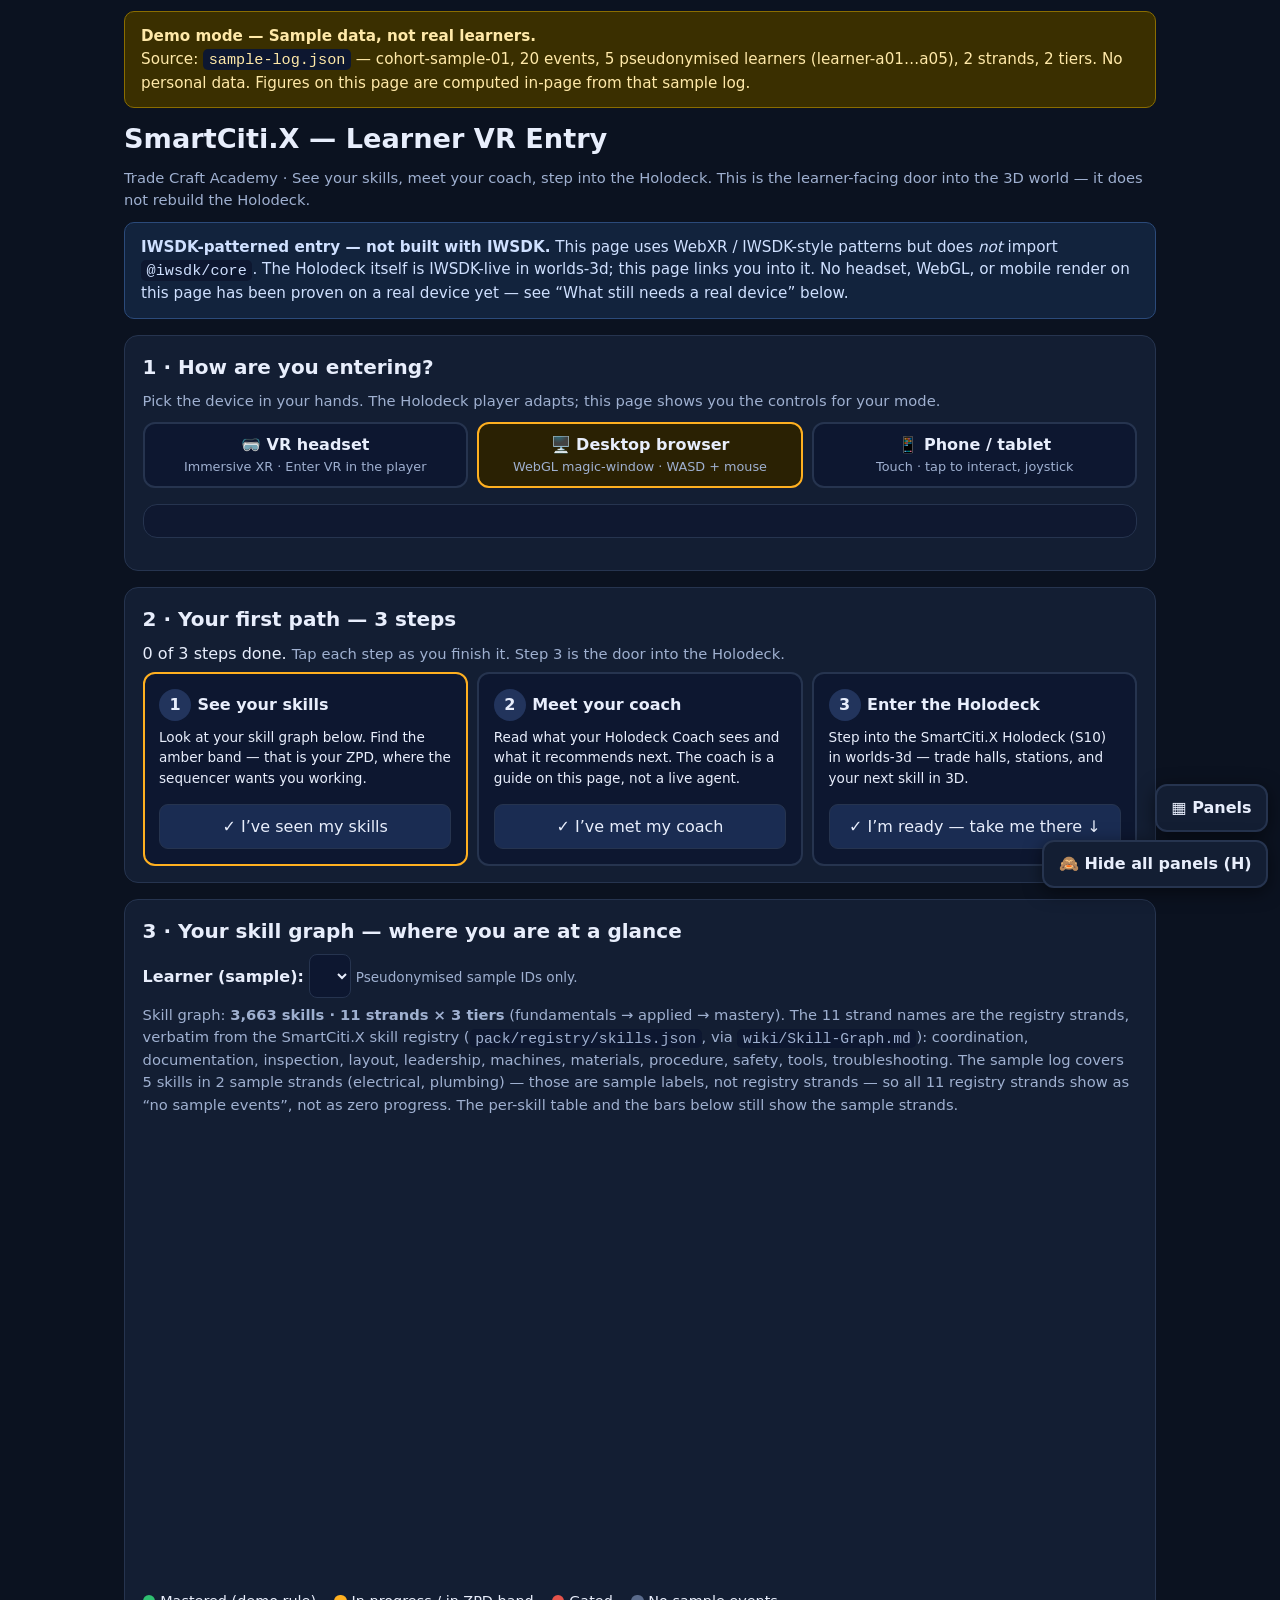
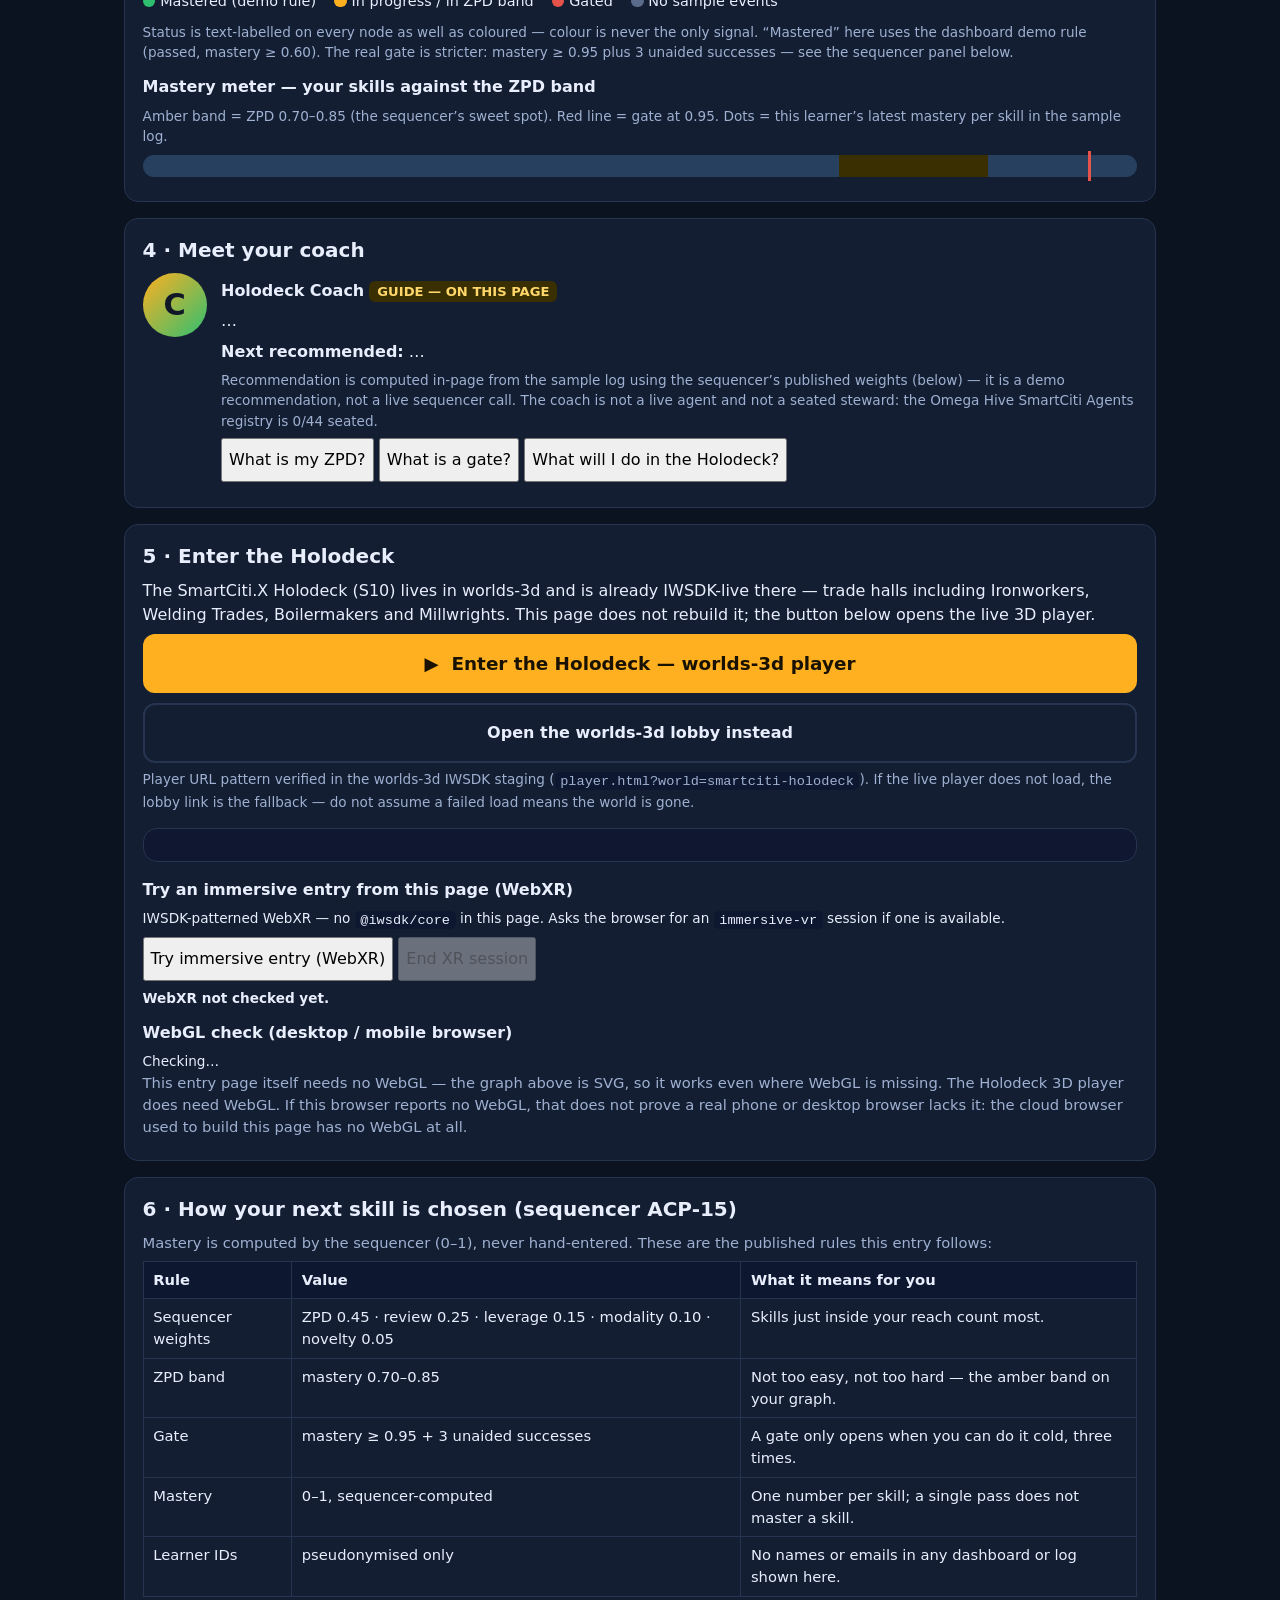
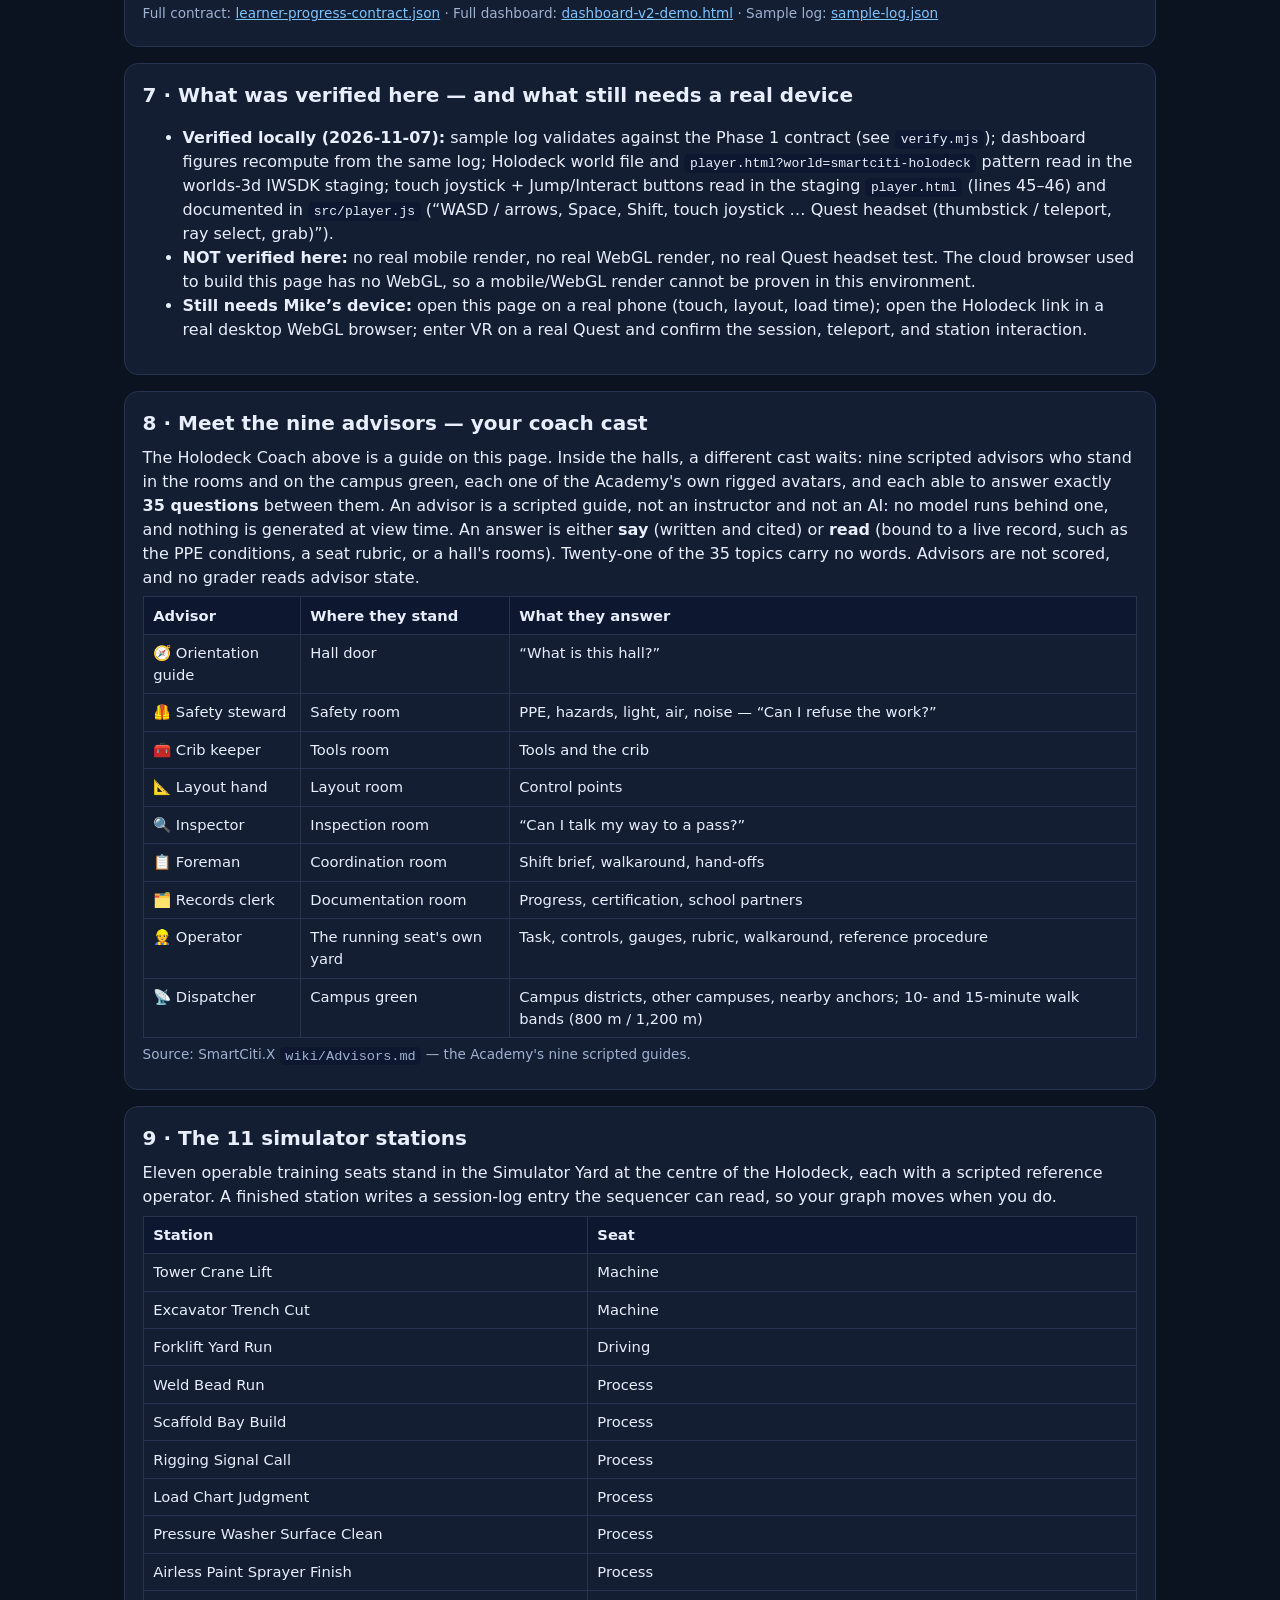
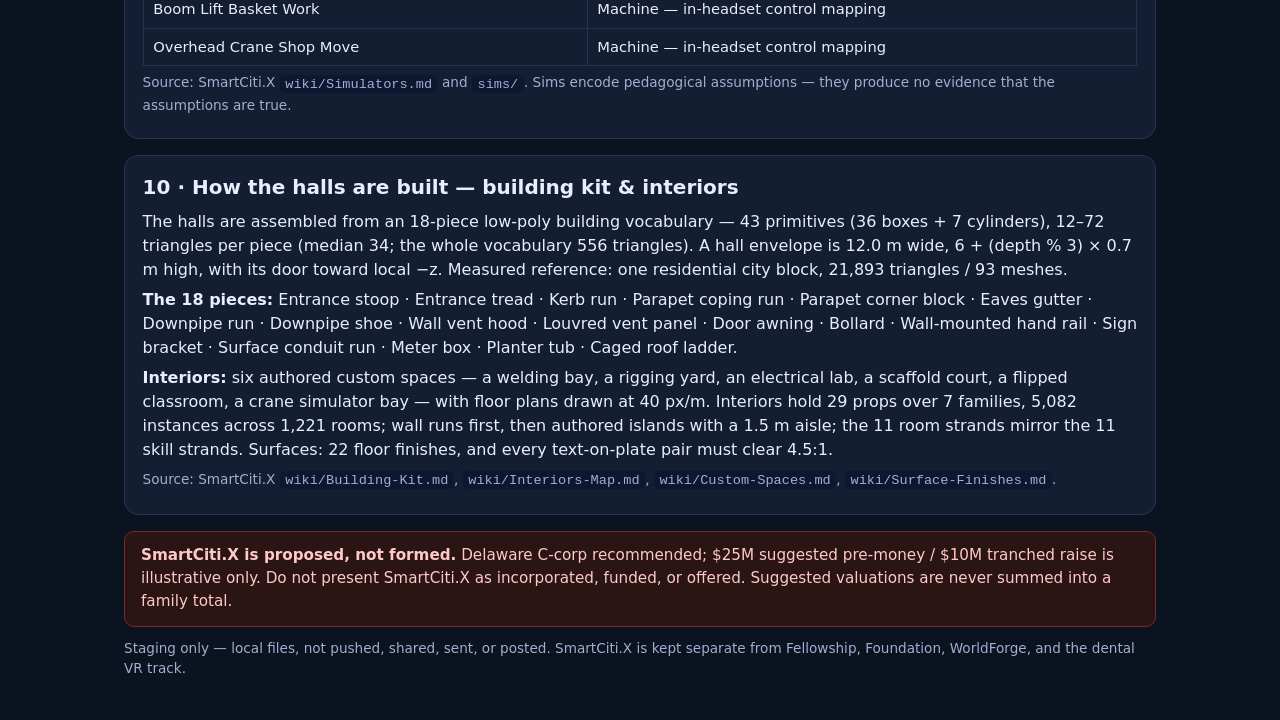
<file: vr-entry/index.template.html>
<!DOCTYPE html>
<html lang="en">
<head>
<meta charset="utf-8">
<meta name="viewport" content="width=device-width, initial-scale=1, viewport-fit=cover">
<title>SmartCiti.X — Learner VR Entry</title>
<meta name="description" content="Trade Craft Academy — see your skills, meet your coach, and step into the Holodeck. The learner-facing door into the SmartCiti.X 3D world." />
<link rel="canonical" href="https://smartcitix.agifuturefoundation.org/vr-entry/" />
<meta property="og:title" content="SmartCiti.X — Learner VR Entry" />
<meta property="og:description" content="Trade Craft Academy — see your skills, meet your coach, and step into the Holodeck. The learner-facing door into the SmartCiti.X 3D world." />
<meta property="og:type" content="website" />
<meta property="og:url" content="https://smartcitix.agifuturefoundation.org/vr-entry/" />
<meta name="twitter:card" content="summary" />
<meta name="twitter:title" content="SmartCiti.X — Learner VR Entry" />
<meta name="twitter:description" content="Trade Craft Academy — see your skills, meet your coach, and step into the Holodeck. The learner-facing door into the SmartCiti.X 3D world." />
<style>
:root{--bg:#0b1220;--panel:#131e33;--panel2:#0f1830;--ink:#e8eefc;--mut:#9fb0d0;--acc:#ffb020;--ok:#2fbf71;--warn:#e8a13a;--bad:#e5534b;--line:#26344f}
:root{--line:#26344f}
*{box-sizing:border-box}
body{margin:0;background:var(--bg);color:var(--ink);font-family:system-ui,-apple-system,"Segoe UI",sans-serif;line-height:1.5}
main{max-width:1060px;margin:0 auto;padding:0 14px 48px}
a{color:#7cc4ff}
h1{font-size:1.7rem;margin:.4rem 0 .2rem}
h2{font-size:1.25rem;margin:0 0 .5rem}
h3{font-size:1rem;margin:.8rem 0 .3rem}
p{margin:.4rem 0}
.banner{border-radius:10px;padding:.8rem 1rem;margin:.7rem 0;font-size:.95rem}
.banner.demo{background:#3a2f00;border:1px solid #8a6d00;color:#ffe9a8}
.banner.note{background:#12233d;border:1px solid #2b4a7a;color:#cfe0ff}
.banner.proposed{background:#2a1414;border:1px solid #7a2b2b;color:#ffc9c9}
.card{background:var(--panel);border:1px solid var(--line);border-radius:14px;padding:1rem 1.1rem;margin:1rem 0}
.card.flat{background:var(--panel2)}
.mut{color:var(--mut);font-size:.92rem}
.small{font-size:.85rem}
.pill{display:inline-block;border:1px solid var(--line);border-radius:999px;padding:.2rem .7rem;margin:.15rem .2rem .15rem 0;font-size:.85rem;background:#0d1730}
.pill.on{background:var(--acc);color:#1a1200;border-color:var(--acc);font-weight:700}
/* mode switcher + big tap targets */
.modes{display:grid;grid-template-columns:repeat(3,1fr);gap:.6rem;margin:.6rem 0}
.modebtn{min-height:64px;border-radius:12px;border:2px solid var(--line);background:#0d1730;color:var(--ink);font-size:1rem;font-weight:650;cursor:pointer;padding:.6rem .4rem}
.modebtn small{display:block;font-weight:400;color:var(--mut);font-size:.8rem}
.modebtn[aria-pressed="true"]{border-color:var(--acc);background:#2a2103}
.bigbtn{display:block;width:100%;text-align:center;background:var(--acc);color:#1a1200;font-weight:800;font-size:1.15rem;border:none;border-radius:12px;padding:1rem .8rem;cursor:pointer;text-decoration:none;min-height:56px}
.bigbtn.ghost{background:transparent;color:var(--ink);border:2px solid var(--line);font-size:1rem;margin-top:.6rem}
button,select{font:inherit}
button{cursor:pointer;min-height:44px}
select{min-height:44px;border-radius:8px;padding:.4rem .6rem;background:#0d1730;color:var(--ink);border:1px solid var(--line);max-width:100%}
label{font-weight:600}
/* guided path */
.steps{list-style:none;margin:0;padding:0;display:grid;gap:.6rem}
@media(min-width:720px){.steps{grid-template-columns:repeat(3,1fr)}}
.step{border:2px solid var(--line);border-radius:12px;padding:.9rem;background:#0d1730}
.step.done{border-color:var(--ok)}
.step.active{border-color:var(--acc)}
.step .n{display:inline-block;width:2rem;height:2rem;line-height:2rem;text-align:center;border-radius:50%;background:#22345c;font-weight:800;margin-right:.4rem}
.step.done .n{background:var(--ok);color:#04160b}
.step .st{font-weight:700}
.step button{width:100%;margin-top:.6rem;border-radius:9px;border:1px solid var(--line);background:#1a2c52;color:var(--ink);padding:.6rem}
/* skill graph */
.graphwrap{overflow-x:auto}
svg text{font-family:system-ui,sans-serif}
.legend span{display:inline-block;margin:.15rem .8rem .15rem 0;font-size:.9rem}
.dot{display:inline-block;width:.8rem;height:.8rem;border-radius:50%;vertical-align:-1px;margin-right:.3rem}
.bar{height:14px;border-radius:7px;background:#22345c;overflow:hidden;margin:.2rem 0 .6rem}
.bar>i{display:block;height:100%;background:var(--ok)}
.bar>i.zpd{background:var(--acc)}
table{border-collapse:collapse;width:100%;font-size:.92rem}
th,td{border:1px solid var(--line);padding:.45rem .6rem;text-align:left;vertical-align:top}
th{background:#0d1730}
.meter{position:relative;height:22px;border-radius:11px;background:linear-gradient(90deg,#274060 0%,#274060 70%,#3a2f00 70%,#3a2f00 85%,#274060 85%);margin:.5rem 0}
.meter .gate{position:absolute;top:-4px;bottom:-4px;left:95%;width:3px;background:var(--bad)}
.meter .pt{position:absolute;top:50%;width:14px;height:14px;border-radius:50%;background:#fff;border:2px solid #111;transform:translate(-50%,-50%)}
.tag{display:inline-block;border-radius:6px;padding:.05rem .5rem;font-size:.82rem;font-weight:700}
.tag.ok{background:#0d3d24;color:#8ff0b3}.tag.zpd{background:#3a2f00;color:#ffd76a}.tag.gated{background:#4a1414;color:#ff9d9d}.tag.none{background:#22345c;color:#b9c6e4}
.coach{display:flex;gap:.9rem;align-items:flex-start}
.coach .face{flex:0 0 64px;width:64px;height:64px;border-radius:50%;background:linear-gradient(135deg,#ffb020,#2fbf71);display:flex;align-items:center;justify-content:center;font-size:1.9rem;font-weight:800;color:#101828}
details{border:1px solid var(--line);border-radius:10px;padding:.6rem .8rem;margin:.5rem 0;background:#0d1730}
summary{cursor:pointer;font-weight:700;min-height:44px;display:flex;align-items:center}
code{background:#0d1730;padding:.1rem .35rem;border-radius:5px}
.xrstatus{font-weight:700}
@media(max-width:560px){h1{font-size:1.4rem}.modes{grid-template-columns:1fr}.modebtn{min-height:56px}}
/* ---- Panel controls: close / minimise / size + hide-all (2026-11-07) ----
   Every section.card is a panel. Controls are injected by JS (setupPanelControls)
   so the authored content stays untouched. Panels are in normal flow — they
   never overlay the view; the floating toolbar is docked bottom-right only. */
.card{position:relative}
.panelctl{position:absolute;top:.55rem;right:.55rem;display:flex;gap:.35rem;z-index:2}
.panelctl button{min-height:44px;min-width:44px;padding:.2rem .5rem;border-radius:9px;border:1px solid var(--line);background:#0d1730;color:var(--ink);font-weight:700;font-size:1rem;line-height:1}
.panelctl button:hover{border-color:var(--acc)}
.card.collapsed>:not(h2):not(.panelctl){display:none}
.card.closed{display:none}
.card[data-size="s"]{max-width:640px;margin-left:auto;margin-right:auto}
.card[data-size="m"]{max-width:880px;margin-left:auto;margin-right:auto}
#uiToolbar{position:fixed;right:12px;bottom:calc(12px + env(safe-area-inset-bottom));z-index:50;display:flex;flex-direction:column;align-items:flex-end;gap:.5rem;pointer-events:none}
#uiToolbar>*{pointer-events:auto}
.tb-btn{min-height:48px;border-radius:12px;border:2px solid var(--line);background:#131e33;color:var(--ink);font-weight:700;padding:.6rem .9rem;box-shadow:0 4px 18px rgba(0,0,0,.5)}
#hideAllBtn[aria-pressed="true"]{background:var(--acc);color:#1a1200;border-color:var(--acc)}
#panelMenu{display:none;background:var(--panel);border:1px solid var(--line);border-radius:12px;padding:.7rem .9rem;min-width:min(300px,calc(100vw - 24px));max-height:50vh;overflow:auto;box-shadow:0 4px 18px rgba(0,0,0,.5)}
#panelMenu.open{display:block}
#panelMenu h3{margin:.1rem 0 .4rem}
.pm-row{display:flex;justify-content:space-between;gap:.5rem;align-items:center;padding:.35rem 0;border-bottom:1px solid var(--line)}
.pm-row span{font-size:.9rem}
.pm-row button{min-height:44px;border-radius:9px;border:1px solid var(--line);background:#0d1730;color:var(--ink);padding:.3rem .7rem;font-weight:700}
body.ui-hidden section.card{display:none}
</style>
</head>
<body>
<main>
<div class="banner demo"><strong>Demo mode — Sample data, not real learners.</strong><br>
Source: <code>sample-log.json</code> — cohort-sample-01, 20 events, 5 pseudonymised learners (learner-a01…a05), 2 strands, 2 tiers. No personal data. Figures on this page are computed in-page from that sample log.</div>

<h1>SmartCiti.X — Learner VR Entry</h1>
<p class="mut">Trade Craft Academy · See your skills, meet your coach, step into the Holodeck. This is the learner-facing door into the 3D world — it does not rebuild the Holodeck.</p>
<div class="banner note"><strong>IWSDK-patterned entry — not built with IWSDK.</strong> This page uses WebXR / IWSDK-style patterns but does <em>not</em> import <code>@iwsdk/core</code>. The Holodeck itself is IWSDK-live in worlds-3d; this page links you into it. No headset, WebGL, or mobile render on this page has been proven on a real device yet — see “What still needs a real device” below.</div>

<!-- ============ MODES ============ -->
<section class="card" aria-label="Choose how you are entering">
<h2>1 · How are you entering?</h2>
<p class="mut">Pick the device in your hands. The Holodeck player adapts; this page shows you the controls for your mode.</p>
<div class="modes" role="group" aria-label="Entry mode">
<button class="modebtn" id="mode-vr" aria-pressed="false" onclick="setMode('vr')">🥽 VR headset<small>Immersive XR · Enter VR in the player</small></button>
<button class="modebtn" id="mode-desktop" aria-pressed="true" onclick="setMode('desktop')">🖥️ Desktop browser<small>WebGL magic-window · WASD + mouse</small></button>
<button class="modebtn" id="mode-mobile" aria-pressed="false" onclick="setMode('mobile')">📱 Phone / tablet<small>Touch · tap to interact, joystick</small></button>
</div>
<div id="modeHelp" class="card flat"></div>
<p class="small mut" id="modeDetect"></p>
</section>

<!-- ============ GUIDED PATH ============ -->
<section class="card" aria-label="Guided first path">
<h2>2 · Your first path — 3 steps</h2>
<p><span id="stepCount">0 of 3 steps done.</span> <span class="mut">Tap each step as you finish it. Step 3 is the door into the Holodeck.</span></p>
<ol class="steps">
<li class="step active" id="step1"><span class="n">1</span><span class="st">See your skills</span>
<p class="small">Look at your skill graph below. Find the amber band — that is your ZPD, where the sequencer wants you working.</p>
<button onclick="completeStep(1)">✓ I’ve seen my skills</button></li>
<li class="step" id="step2"><span class="n">2</span><span class="st">Meet your coach</span>
<p class="small">Read what your Holodeck Coach sees and what it recommends next. The coach is a guide on this page, not a live agent.</p>
<button onclick="completeStep(2)">✓ I’ve met my coach</button></li>
<li class="step" id="step3"><span class="n">3</span><span class="st">Enter the Holodeck</span>
<p class="small">Step into the SmartCiti.X Holodeck (S10) in worlds-3d — trade halls, stations, and your next skill in 3D.</p>
<button onclick="completeStep(3)">✓ I’m ready — take me there ↓</button></li>
</ol>
</section>

<!-- ============ SKILL GRAPH ============ -->
<section class="card" aria-label="Skill graph overview">
<h2>3 · Your skill graph — where you are at a glance</h2>
<p>
<label for="learnerSel">Learner (sample): </label>
<select id="learnerSel" onchange="renderAll()"></select>
<span class="mut small">Pseudonymised sample IDs only.</span>
</p>
<p class="mut">Skill graph: <strong>3,663 skills · 11 strands × 3 tiers</strong> (fundamentals → applied → mastery). The 11 strand names are the registry strands, verbatim from the SmartCiti.X skill registry (<code>pack/registry/skills.json</code>, via <code>wiki/Skill-Graph.md</code>): coordination, documentation, inspection, layout, leadership, machines, materials, procedure, safety, tools, troubleshooting. The sample log covers 5 skills in 2 sample strands (electrical, plumbing) — those are sample labels, not registry strands — so all 11 registry strands show as “no sample events”, not as zero progress. The per-skill table and the bars below still show the sample strands.</p>
<div class="graphwrap"><svg id="graph" width="640" height="460" viewBox="0 0 640 460" role="img" aria-label="Skill graph constellation: learner at centre, 11 strand nodes around, three tier rings"></svg></div>
<div class="legend">
<span><i class="dot" style="background:#2fbf71"></i>Mastered (demo rule)</span>
<span><i class="dot" style="background:#ffb020"></i>In progress / in ZPD band</span>
<span><i class="dot" style="background:#e5534b"></i>Gated</span>
<span><i class="dot" style="background:#5a6b8c"></i>No sample events</span>
</div>
<p class="small mut">Status is text-labelled on every node as well as coloured — colour is never the only signal. “Mastered” here uses the dashboard demo rule (passed, mastery ≥ 0.60). The real gate is stricter: mastery ≥ 0.95 plus 3 unaided successes — see the sequencer panel below.</p>
<div id="strandBars"></div>
<h3>Mastery meter — your skills against the ZPD band</h3>
<p class="small mut">Amber band = ZPD 0.70–0.85 (the sequencer’s sweet spot). Red line = gate at 0.95. Dots = this learner’s latest mastery per skill in the sample log.</p>
<div class="meter" id="meter"><div class="gate" title="Gate 0.95"></div></div>
<div id="skillTable"></div>
</section>

<!-- ============ COACH ============ -->
<section class="card" aria-label="Holodeck coach">
<h2>4 · Meet your coach</h2>
<div class="coach">
<div class="face" aria-hidden="true">C</div>
<div>
<p><strong>Holodeck Coach</strong> <span class="tag zpd">GUIDE — ON THIS PAGE</span></p>
<p id="coachLine">…</p>
<p><strong>Next recommended:</strong> <span id="coachNext">…</span></p>
<p class="small mut">Recommendation is computed in-page from the sample log using the sequencer’s published weights (below) — it is a demo recommendation, not a live sequencer call. The coach is not a live agent and not a seated steward: the Omega Hive SmartCiti Agents registry is 0/44 seated.</p>
<div>
<button onclick="coachSay('zpd')">What is my ZPD?</button>
<button onclick="coachSay('gate')">What is a gate?</button>
<button onclick="coachSay('holodeck')">What will I do in the Holodeck?</button>
</div>
<p id="coachSay" class="small" style="margin-top:.6rem"></p>
</div>
</div>
</section>

<!-- ============ HOLODECK ENTRY ============ -->
<section class="card" aria-label="Enter the Holodeck">
<h2>5 · Enter the Holodeck</h2>
<p>The SmartCiti.X Holodeck (S10) lives in worlds-3d and is already IWSDK-live there — trade halls including Ironworkers, Welding Trades, Boilermakers and Millwrights. This page does not rebuild it; the button below opens the live 3D player.</p>
<a class="bigbtn" id="holodeckBtn" href="https://agifuturefoundation.github.io/worlds-3d/player.html?world=smartciti-holodeck" target="_blank" rel="noopener" onclick="completeStep(3)">▶ &nbsp;Enter the Holodeck — worlds-3d player</a>
<a class="bigbtn ghost" href="https://agifuturefoundation.github.io/worlds-3d/" target="_blank" rel="noopener">Open the worlds-3d lobby instead</a>
<p class="small mut">Player URL pattern verified in the worlds-3d IWSDK staging (<code>player.html?world=smartciti-holodeck</code>). If the live player does not load, the lobby link is the fallback — do not assume a failed load means the world is gone.</p>
<div id="modeControls" class="card flat"></div>
<h3>Try an immersive entry from this page (WebXR)</h3>
<p class="small">IWSDK-patterned WebXR — no <code>@iwsdk/core</code> in this page. Asks the browser for an <code>immersive-vr</code> session if one is available.</p>
<button id="xrBtn" onclick="tryXR()">Try immersive entry (WebXR)</button>
<button id="xrEnd" onclick="endXR()" disabled>End XR session</button>
<p class="small"><span class="xrstatus" id="xrStatus">WebXR not checked yet.</span></p>
<h3>WebGL check (desktop / mobile browser)</h3>
<p class="small"><span id="webglStatus">Checking…</span><br>
<span class="mut">This entry page itself needs no WebGL — the graph above is SVG, so it works even where WebGL is missing. The Holodeck 3D player does need WebGL. If this browser reports no WebGL, that does not prove a real phone or desktop browser lacks it: the cloud browser used to build this page has no WebGL at all.</span></p>
</section>

<!-- ============ SEQUENCER ============ -->
<section class="card" aria-label="How the sequencer works">
<h2>6 · How your next skill is chosen (sequencer ACP-15)</h2>
<p class="mut">Mastery is computed by the sequencer (0–1), never hand-entered. These are the published rules this entry follows:</p>
<table>
<tr><th>Rule</th><th>Value</th><th>What it means for you</th></tr>
<tr><td>Sequencer weights</td><td>ZPD 0.45 · review 0.25 · leverage 0.15 · modality 0.10 · novelty 0.05</td><td>Skills just inside your reach count most.</td></tr>
<tr><td>ZPD band</td><td>mastery 0.70–0.85</td><td>Not too easy, not too hard — the amber band on your graph.</td></tr>
<tr><td>Gate</td><td>mastery ≥ 0.95 + 3 unaided successes</td><td>A gate only opens when you can do it cold, three times.</td></tr>
<tr><td>Mastery</td><td>0–1, sequencer-computed</td><td>One number per skill; a single pass does not master a skill.</td></tr>
<tr><td>Learner IDs</td><td>pseudonymised only</td><td>No names or emails in any dashboard or log shown here.</td></tr>
</table>
<p class="small mut">Full contract: <a href="../learner-progress-contract.json">learner-progress-contract.json</a> · Full dashboard: <a href="../dashboard-v2-demo.html">dashboard-v2-demo.html</a> · Sample log: <a href="../sample-log.json">sample-log.json</a></p>
</section>

<!-- ============ VERIFICATION ============ -->
<section class="card" aria-label="Verification status">
<h2>7 · What was verified here — and what still needs a real device</h2>
<ul>
<li><strong>Verified locally (2026-11-07):</strong> sample log validates against the Phase 1 contract (see <code>verify.mjs</code>); dashboard figures recompute from the same log; Holodeck world file and <code>player.html?world=smartciti-holodeck</code> pattern read in the worlds-3d IWSDK staging; touch joystick + Jump/Interact buttons read in the staging <code>player.html</code> (lines 45–46) and documented in <code>src/player.js</code> (“WASD / arrows, Space, Shift, touch joystick … Quest headset (thumbstick / teleport, ray select, grab)”).</li>
<li><strong>NOT verified here:</strong> no real mobile render, no real WebGL render, no real Quest headset test. The cloud browser used to build this page has no WebGL, so a mobile/WebGL render cannot be proven in this environment.</li>
<li><strong>Still needs Mike’s device:</strong> open this page on a real phone (touch, layout, load time); open the Holodeck link in a real desktop WebGL browser; enter VR on a real Quest and confirm the session, teleport, and station interaction.</li>
</ul>
</section>

<!-- ============ ADVISORS ============ -->
<section class="card" aria-label="The nine advisors">
<h2>8 · Meet the nine advisors — your coach cast</h2>
<p>The Holodeck Coach above is a guide on this page. Inside the halls, a different cast waits: nine scripted advisors who stand in the rooms and on the campus green, each one of the Academy's own rigged avatars, and each able to answer exactly <strong>35 questions</strong> between them. An advisor is a scripted guide, not an instructor and not an AI: no model runs behind one, and nothing is generated at view time. An answer is either <strong>say</strong> (written and cited) or <strong>read</strong> (bound to a live record, such as the PPE conditions, a seat rubric, or a hall's rooms). Twenty-one of the 35 topics carry no words. Advisors are not scored, and no grader reads advisor state.</p>
<table>
<tr><th>Advisor</th><th>Where they stand</th><th>What they answer</th></tr>
<tr><td>🧭 Orientation guide</td><td>Hall door</td><td>“What is this hall?”</td></tr>
<tr><td>🦺 Safety steward</td><td>Safety room</td><td>PPE, hazards, light, air, noise — “Can I refuse the work?”</td></tr>
<tr><td>🧰 Crib keeper</td><td>Tools room</td><td>Tools and the crib</td></tr>
<tr><td>📐 Layout hand</td><td>Layout room</td><td>Control points</td></tr>
<tr><td>🔍 Inspector</td><td>Inspection room</td><td>“Can I talk my way to a pass?”</td></tr>
<tr><td>📋 Foreman</td><td>Coordination room</td><td>Shift brief, walkaround, hand-offs</td></tr>
<tr><td>🗂️ Records clerk</td><td>Documentation room</td><td>Progress, certification, school partners</td></tr>
<tr><td>👷 Operator</td><td>The running seat's own yard</td><td>Task, controls, gauges, rubric, walkaround, reference procedure</td></tr>
<tr><td>📡 Dispatcher</td><td>Campus green</td><td>Campus districts, other campuses, nearby anchors; 10- and 15-minute walk bands (800 m / 1,200 m)</td></tr>
</table>
<p class="small mut">Source: SmartCiti.X <code>wiki/Advisors.md</code> — the Academy's nine scripted guides.</p>
</section>

<!-- ============ SIMULATORS ============ -->
<section class="card" aria-label="The eleven simulator stations">
<h2>9 · The 11 simulator stations</h2>
<p>Eleven operable training seats stand in the Simulator Yard at the centre of the Holodeck, each with a scripted reference operator. A finished station writes a session-log entry the sequencer can read, so your graph moves when you do.</p>
<table>
<tr><th>Station</th><th>Seat</th></tr>
<tr><td>Tower Crane Lift</td><td>Machine</td></tr>
<tr><td>Excavator Trench Cut</td><td>Machine</td></tr>
<tr><td>Forklift Yard Run</td><td>Driving</td></tr>
<tr><td>Weld Bead Run</td><td>Process</td></tr>
<tr><td>Scaffold Bay Build</td><td>Process</td></tr>
<tr><td>Rigging Signal Call</td><td>Process</td></tr>
<tr><td>Load Chart Judgment</td><td>Process</td></tr>
<tr><td>Pressure Washer Surface Clean</td><td>Process</td></tr>
<tr><td>Airless Paint Sprayer Finish</td><td>Process</td></tr>
<tr><td>Boom Lift Basket Work</td><td>Machine — in-headset control mapping</td></tr>
<tr><td>Overhead Crane Shop Move</td><td>Machine — in-headset control mapping</td></tr>
</table>
<p class="small mut">Source: SmartCiti.X <code>wiki/Simulators.md</code> and <code>sims/</code>. Sims encode pedagogical assumptions — they produce no evidence that the assumptions are true.</p>
</section>

<!-- ============ BUILDING KIT ============ -->
<section class="card" aria-label="How the halls are built">
<h2>10 · How the halls are built — building kit &amp; interiors</h2>
<p>The halls are assembled from an 18-piece low-poly building vocabulary — 43 primitives (36 boxes + 7 cylinders), 12–72 triangles per piece (median 34; the whole vocabulary 556 triangles). A hall envelope is 12.0 m wide, 6 + (depth % 3) × 0.7 m high, with its door toward local −z. Measured reference: one residential city block, 21,893 triangles / 93 meshes.</p>
<p><strong>The 18 pieces:</strong> Entrance stoop · Entrance tread · Kerb run · Parapet coping run · Parapet corner block · Eaves gutter · Downpipe run · Downpipe shoe · Wall vent hood · Louvred vent panel · Door awning · Bollard · Wall-mounted hand rail · Sign bracket · Surface conduit run · Meter box · Planter tub · Caged roof ladder.</p>
<p><strong>Interiors:</strong> six authored custom spaces — a welding bay, a rigging yard, an electrical lab, a scaffold court, a flipped classroom, a crane simulator bay — with floor plans drawn at 40 px/m. Interiors hold 29 props over 7 families, 5,082 instances across 1,221 rooms; wall runs first, then authored islands with a 1.5 m aisle; the 11 room strands mirror the 11 skill strands. Surfaces: 22 floor finishes, and every text-on-plate pair must clear 4.5:1.</p>
<p class="small mut">Source: SmartCiti.X <code>wiki/Building-Kit.md</code>, <code>wiki/Interiors-Map.md</code>, <code>wiki/Custom-Spaces.md</code>, <code>wiki/Surface-Finishes.md</code>.</p>
</section>

<div class="banner proposed"><strong>SmartCiti.X is proposed, not formed.</strong> Delaware C-corp recommended; $25M suggested pre-money / $10M tranched raise is illustrative only. Do not present SmartCiti.X as incorporated, funded, or offered. Suggested valuations are never summed into a family total.</div>
<p class="small mut">Staging only — local files, not pushed, shared, sent, or posted. SmartCiti.X is kept separate from Fellowship, Foundation, WorldForge, and the dental VR track.</p>
</main>

<!-- Floating panel controls: always reachable, bottom-right (thumb-reachable on mobile). -->
<div id="uiToolbar" role="region" aria-label="Panel controls">
<div id="panelMenu" role="group" aria-label="All panels">
<h3>Panels</h3>
<div id="panelList"></div>
<p class="small mut">Closed panels can be reopened here. Press <strong>H</strong> to hide / show all panels.</p>
</div>
<button id="panelMenuBtn" class="tb-btn" type="button" aria-expanded="false" aria-controls="panelMenu">▦ Panels</button>
<button id="hideAllBtn" class="tb-btn" type="button" aria-pressed="false" title="Hide all panels (keyboard: H)">🙈 Hide all panels (H)</button>
</div>

<script>
// ---- Sample log, injected at build time from ../sample-log.json ----
const EVENTS = __SAMPLE_LOG_JSON__;
// ---- Ground truth ----
const STRANDS = ["coordination","documentation","inspection","layout","leadership","machines","materials","procedure","safety","tools","troubleshooting"];
const TIERS = ["fundamentals","applied","mastery"];
const ZPD_LO = 0.70, ZPD_HI = 0.85, GATE = 0.95, DEMO_MASTERED = 0.60;
const HOLODECK_URL = "https://agifuturefoundation.github.io/worlds-3d/player.html?world=smartciti-holodeck";

// ---- Pure functions: same log in, same figures out ----
function latestPerSkill(events, learner){
  const m = new Map();
  for (const e of events.filter(x=>x.learner_id===learner)){
    const k = e.skill_id;
    if (!m.has(k) || e.timestamp > m.get(k).timestamp) m.set(k, e);
  }
  return [...m.values()];
}
function skillStatus(e){
  if (e.gate_status === "blocked" || e.outcome === "gated") return "gated";
  if (e.outcome === "passed" && e.mastery >= DEMO_MASTERED) return "mastered";
  if (e.mastery >= ZPD_LO && e.mastery <= ZPD_HI) return "zpd";
  return "progress";
}
function nextRecommended(events, learner){
  const skills = latestPerSkill(events, learner).filter(e=>e.gate_status!=="blocked" && e.outcome!=="gated");
  if (!skills.length) return null;
  const inBand = skills.filter(e=>e.mastery>=ZPD_LO && e.mastery<=ZPD_HI);
  const pool = inBand.length ? inBand : skills;
  pool.sort((a,b)=>a.mastery-b.mastery || a.attempts-b.attempts);
  return pool[0];
}
function strandStatus(events, learner, strand){
  const evs = events.filter(e=>e.learner_id===learner && e.strand===strand);
  if (!evs.length) return {state:"none", label:"No sample events"};
  const latest = latestPerSkill(evs, learner);
  if (latest.some(e=>skillStatus(e)==="gated")) return {state:"gated", label:"Gated — a gate is blocked"};
  if (latest.every(e=>skillStatus(e)==="mastered")) return {state:"mastered", label:"Mastered (demo rule)"};
  if (latest.some(e=>skillStatus(e)==="zpd")) return {state:"zpd", label:"In progress — in your ZPD band"};
  return {state:"progress", label:"In progress"};
}

// ---- Steps ----
const done = {1:false, 2:false, 3:false};
function completeStep(n){
  done[n]=true;
  document.getElementById("step"+n).classList.add("done");
  document.getElementById("step"+n).classList.remove("active");
  const next = document.getElementById("step"+(n+1));
  if (next) next.classList.add("active");
  const c = Object.values(done).filter(Boolean).length;
  document.getElementById("stepCount").textContent = c+" of 3 steps done."+(c===3?" You’re ready — enter the Holodeck below.":"");
}

// ---- Modes ----
const MODE_HELP = {
  vr: "<strong>VR headset mode.</strong> In the Holodeck player, use the <strong>Enter VR</strong> button when a headset is connected — thumbstick / teleport to move, ray select, grab to interact. On this page, the “Try immersive entry (WebXR)” button below asks your browser for an immersive-vr session. If nothing happens, your browser or device has no WebXR session to give — that is a device fact, not a page failure.",
  desktop: "<strong>Desktop browser mode.</strong> The Holodeck player runs as a WebGL magic-window: <strong>WASD / arrows</strong> to move, <strong>mouse</strong> to look, <strong>Space</strong> jump, <strong>Shift</strong> run. This entry page needs no WebGL — the skill graph above is SVG. If your desktop browser reports no WebGL below, try a real WebGL browser before concluding the player is broken.",
  mobile: "<strong>Phone / tablet mode.</strong> Everything on this page is tap-to-interact with 44px+ touch targets and no heavy assets. In the Holodeck player, use the on-screen <strong>touch joystick</strong> to move and the <strong>Jump / Interact</strong> buttons (verified present in the worlds-3d IWSDK staging player). Pinch/scroll normally on this page — nothing here hijacks touch."
};
const MODE_CONTROLS = {
  vr: "Headset controls in the Holodeck player: thumbstick / teleport · ray select · grab. (From worlds-3d IWSDK staging, src/player.js.)",
  desktop: "Desktop controls in the Holodeck player: WASD / arrows move · mouse look · Space jump · Shift run.",
  mobile: "Mobile controls in the Holodeck player: touch joystick move · Jump button · Interact button. (Verified in worlds-3d IWSDK staging player.html.)"
};
let mode = "desktop";
function setMode(m){
  mode = m;
  for (const k of ["vr","desktop","mobile"])
    document.getElementById("mode-"+k).setAttribute("aria-pressed", String(k===m));
  document.getElementById("modeHelp").innerHTML = MODE_HELP[m];
  document.getElementById("modeControls").innerHTML = "<strong>Your controls:</strong> "+MODE_CONTROLS[m];
}
(function detectMode(){
  const touch = ("ontouchstart" in window) || navigator.maxTouchPoints > 0;
  const xr = !!navigator.xr;
  document.getElementById("modeDetect").textContent =
    "Detected on this device: " + (touch ? "touch screen present" : "no touch screen detected") + " · " +
    (xr ? "navigator.xr is present (WebXR API exists here)" : "no navigator.xr in this browser") +
    ". Suggested mode is a suggestion only — pick whichever device you are actually holding.";
  if (touch && window.innerWidth < 820) setMode("mobile");
  else if (xr) setMode("vr");
  else setMode("desktop");
})();

// ---- Rendering ----
function currentLearner(){ return document.getElementById("learnerSel").value; }
function renderAll(){
  const learner = currentLearner();
  const skills = latestPerSkill(EVENTS, learner);
  renderGraph(learner, skills);
  renderBars(learner);
  renderMeter(skills);
  renderTable(learner, skills);
  renderCoach(learner, skills);
}
function renderGraph(learner, skills){
  const svg = document.getElementById("graph");
  const cx=320, cy=225, R=170;
  const colors = {mastered:"#2fbf71", zpd:"#ffb020", gated:"#e5534b", progress:"#7cc4ff", none:"#5a6b8c"};
  let s = "";
  // tier rings
  [[62,"fundamentals"],[112,"applied"],[170,"mastery"]].forEach(([r,label],i)=>{
    s += `<circle cx="${cx}" cy="${cy}" r="${r}" fill="none" stroke="#26344f" stroke-width="1" stroke-dasharray="4 4"/>`;
    s += `<text x="${cx+6}" y="${cy-r+14}" fill="#9fb0d0" font-size="11">${label}</text>`;
  });
  // spokes + strand nodes
  STRANDS.forEach((strand,i)=>{
    const a = -Math.PI/2 + i*(2*Math.PI/STRANDS.length);
    const x = cx + R*Math.cos(a), y = cy + R*Math.sin(a);
    const st = strandStatus(EVENTS, learner, strand);
    const col = colors[st.state] || colors.none;
    s += `<line x1="${cx}" y1="${cy}" x2="${x}" y2="${y}" stroke="#22345c" stroke-width="1"/>`;
    s += `<circle cx="${x}" cy="${y}" r="26" fill="${col}" fill-opacity="0.25" stroke="${col}" stroke-width="2"/>`;
    s += `<text x="${x}" y="${y-32}" fill="#e8eefc" font-size="11" text-anchor="middle">${strand}</text>`;
    s += `<text x="${x}" y="${y+4}" fill="#e8eefc" font-size="10" text-anchor="middle">${st.state==="none"?"—":st.state.toUpperCase()}</text>`;
    s += `<text x="${x}" y="${y+40}" fill="#9fb0d0" font-size="10" text-anchor="middle">${st.state==="none"?"no sample events":st.label.split("—")[0].trim()}</text>`;
  });
  // centre learner node
  const mastered = skills.filter(e=>skillStatus(e)==="mastered").length;
  s += `<circle cx="${cx}" cy="${cy}" r="40" fill="#ffb020" stroke="#fff" stroke-width="2"/>`;
  s += `<text x="${cx}" y="${cy-4}" fill="#1a1200" font-size="12" font-weight="700" text-anchor="middle">YOU</text>`;
  s += `<text x="${cx}" y="${cy+13}" fill="#1a1200" font-size="10" text-anchor="middle">${learner}</text>`;
  s += `<text x="${cx}" y="${cy+58}" fill="#9fb0d0" font-size="11" text-anchor="middle">${skills.length} skills in sample · ${mastered} mastered (demo rule)</text>`;
  svg.innerHTML = s;
}
function renderBars(learner){
  const el = document.getElementById("strandBars");
  let h = "<h3>Progress by strand (sample log only)</h3>";
  for (const strand of ["electrical","plumbing"]){
    const evs = EVENTS.filter(e=>e.learner_id===learner && e.strand===strand);
    const passed = evs.filter(e=>e.outcome==="passed").length;
    const pct = evs.length ? Math.round(100*passed/evs.length) : 0;
    const latest = latestPerSkill(evs, learner);
    const inZpd = latest.filter(e=>e.mastery>=ZPD_LO && e.mastery<=ZPD_HI).length;
    h += `<p><strong>${strand}</strong> — ${passed}/${evs.length} passed attempts · ${latest.length} skill(s) · ${inZpd} in ZPD band</p><div class="bar"><i style="width:${pct}%"></i></div>`;
  }
  h += `<p class="small mut">The 11 registry strands above have no events in the sample log — the log's two strands (electrical, plumbing) are sample labels, not registry strands. The bars above chart the sample strands only; a real log mapped to registry strands would fill the graph.</p>`;
  el.innerHTML = h;
}
function renderMeter(skills){
  const m = document.getElementById("meter");
  m.querySelectorAll(".pt").forEach(n=>n.remove());
  skills.forEach(e=>{
    const d = document.createElement("div");
    d.className="pt"; d.style.left=(e.mastery*100)+"%";
    d.title = e.skill_id+" — mastery "+e.mastery+" ("+e.strand+", "+e.tier+")";
    m.appendChild(d);
  });
}
function renderTable(learner, skills){
  const rows = skills.map(e=>{
    const st = skillStatus(e);
    const tag = st==="mastered"?'<span class="tag ok">MASTERED (demo)</span>'
      : st==="gated"?'<span class="tag gated">GATED</span>'
      : st==="zpd"?'<span class="tag zpd">IN ZPD 0.70–0.85</span>'
      :'<span class="tag none">IN PROGRESS</span>';
    const gateReady = (e.mastery>=GATE) ? "gate-ready on mastery (needs 3 unaided successes — not shown in sample)" : "gate needs mastery ≥ 0.95 + 3 unaided successes";
    return `<tr><td>${e.skill_id}</td><td>${e.strand} · ${e.tier}</td><td>${e.mastery.toFixed(2)}</td><td>${e.attempts} attempt(s), ${e.hints_used} hint(s)</td><td>${tag}<br><span class="small mut">${gateReady}</span></td></tr>`;
  }).join("");
  document.getElementById("skillTable").innerHTML =
    `<table><tr><th>Skill</th><th>Strand · tier</th><th>Mastery</th><th>Attempts</th><th>Status</th></tr>${rows||'<tr><td colspan="5">No sample events for this learner.</td></tr>'}</table>`;
}
function renderCoach(learner, skills){
  const next = nextRecommended(EVENTS, learner);
  const inZpd = skills.filter(e=>e.mastery>=ZPD_LO && e.mastery<=ZPD_HI).length;
  const gated = skills.filter(e=>skillStatus(e)==="gated").length;
  document.getElementById("coachLine").textContent =
    `Hello, ${learner}. I can see ${skills.length} skill(s) in your sample log, ${inZpd} sitting in your ZPD band (0.70–0.85) and ${gated} gated. Your next step is one skill at a time, inside the band — that is where you learn fastest.`;
  document.getElementById("coachNext").textContent = next
    ? `${next.skill_id} (${next.strand} · ${next.tier}) — latest mastery ${next.mastery.toFixed(2)}, ${next.attempts} attempt(s). Practice it in the Holodeck, then come back and check your graph.`
    : "No recommendation in this sample — nothing in your log is currently in the ZPD band.";
}
function coachSay(topic){
  const el = document.getElementById("coachSay");
  if (topic==="zpd") el.textContent = "Coach: Your ZPD — zone of proximal development — is mastery 0.70–0.85. Below 0.70 the skill still needs teaching; above 0.85 you are nearly there and the sequencer will start reviewing it instead of drilling it. The amber band on your graph is that zone.";
  if (topic==="gate") el.textContent = "Coach: A gate opens only at mastery 0.95 plus 3 unaided successes — three times doing it cold, no hints. A single pass never masters a skill. If a skill shows GATED, its prerequisites come first.";
  if (topic==="holodeck") el.textContent = "Coach: In the Holodeck you walk the trade halls — Ironworkers, Welding, Boilermakers, Millwrights — and work stations matched to your skills. A finished station writes a session-log entry the sequencer can read, so your graph moves when you do.";
}

// ---- WebXR (IWSDK-patterned, no @iwsdk/core) ----
let xrSession = null;
async function tryXR(){
  const st = document.getElementById("xrStatus");
  if (!("xr" in navigator)){ st.textContent = "No WebXR in this browser (navigator.xr missing). Use a real headset browser or the Holodeck link above."; return; }
  try{
    const ok = await navigator.xr.isSessionSupported("immersive-vr");
    if (!ok){ st.textContent = "This browser has WebXR but no immersive-vr session is available here (no headset connected). The Holodeck link above is the way in."; return; }
    xrSession = await navigator.xr.requestSession("immersive-vr", {optionalFeatures:["local-floor","bounded-floor"]});
    st.textContent = "Immersive VR session active. (Entry-page session only — the Holodeck has its own Enter VR.)";
    document.getElementById("xrEnd").disabled = false;
    xrSession.addEventListener("end", ()=>{ xrSession=null; st.textContent="XR session ended."; document.getElementById("xrEnd").disabled=true; });
  }catch(err){ st.textContent = "WebXR session could not start: "+(err && err.message ? err.message : err); }
}
async function endXR(){ if (xrSession){ try{ await xrSession.end(); }catch(e){} } }

// ---- WebGL probe ----
(function webglProbe(){
  const el = document.getElementById("webglStatus");
  let ctx = null, kind = "";
  try{ const c = document.createElement("canvas"); ctx = c.getContext("webgl2"); if (ctx) kind="WebGL2"; else { ctx = c.getContext("webgl"); if (ctx) kind="WebGL1"; } }catch(e){}
  el.textContent = ctx ? ("WebGL available in this browser: "+kind+". The Holodeck player should be able to render here.")
    : "WebGL NOT available in this browser. This entry page still works (SVG graph), but the Holodeck 3D player needs a real WebGL browser — try a desktop browser or a real phone before concluding the player is broken.";
})();

// ---- Panel controls: close / minimise / size + hide-all (2026-11-07) ----
// Every section.card is a panel. Close (×) hides it; minimise (–/+) collapses
// it to its heading bar; size cycles Large → Small → Medium → Large.
// Hide-all (button or H key) is a separate layer: it hides every panel at
// once without touching each panel's own closed/collapsed state, so a second
// press restores exactly what was there. The floating toolbar stays visible
// while all panels are hidden, so panels are always re-openable.
const PANEL_SIZE_ORDER = ["l", "s", "m"];
const PANEL_SIZE_LABEL = { s: "S", m: "M", l: "L" };
function panelSections(){ return [...document.querySelectorAll("main section.card")]; }
function refreshPanelMenu(){
  const list = document.getElementById("panelList");
  if (!list) return;
  list.innerHTML = "";
  panelSections().forEach((sec) => {
    const row = document.createElement("div");
    row.className = "pm-row";
    const name = document.createElement("span");
    name.textContent = sec.dataset.panelName || "Panel";
    const btn = document.createElement("button");
    btn.type = "button";
    const closed = sec.classList.contains("closed");
    btn.textContent = closed ? "Show" : "Hide";
    btn.setAttribute("aria-pressed", String(!closed));
    btn.setAttribute("aria-label", (closed ? "Show panel: " : "Hide panel: ") + name.textContent);
    btn.onclick = () => { sec.classList.toggle("closed", !closed); refreshPanelMenu(); };
    row.appendChild(name); row.appendChild(btn);
    list.appendChild(row);
  });
}
function setupPanelControls(){
  panelSections().forEach((sec, i) => {
    const h2 = sec.querySelector("h2");
    const name = h2 ? h2.textContent.trim() : ("Panel " + (i + 1));
    sec.dataset.panel = String(i);
    sec.dataset.panelName = name;
    sec.dataset.size = "l";
    const bar = document.createElement("div");
    bar.className = "panelctl";
    bar.setAttribute("role", "group");
    bar.setAttribute("aria-label", "Panel controls for " + name);
    const mkBtn = (label, title, ariaLabel) => {
      const b = document.createElement("button");
      b.type = "button"; b.textContent = label; b.title = title;
      b.setAttribute("aria-label", ariaLabel);
      bar.appendChild(b);
      return b;
    };
    const sizeBtn = mkBtn("L", "Panel size: large → small → medium → large", "Change size of panel: " + name);
    sizeBtn.onclick = () => {
      const cur = sec.dataset.size || "l";
      const next = PANEL_SIZE_ORDER[(PANEL_SIZE_ORDER.indexOf(cur) + 1) % PANEL_SIZE_ORDER.length];
      sec.dataset.size = next;
      sizeBtn.textContent = PANEL_SIZE_LABEL[next];
      sizeBtn.title = "Panel size: " + next.toUpperCase() + " (tap to change)";
    };
    const minBtn = mkBtn("–", "Minimise panel to its heading (tap again to expand)", "Minimise panel: " + name);
    minBtn.onclick = () => {
      const collapsed = sec.classList.toggle("collapsed");
      minBtn.textContent = collapsed ? "+" : "–";
      minBtn.setAttribute("aria-pressed", String(collapsed));
      minBtn.title = collapsed ? "Expand panel" : "Minimise panel to its heading (tap again to expand)";
    };
    const closeBtn = mkBtn("×", "Close panel (reopen it from the Panels menu, bottom-right)", "Close panel: " + name);
    closeBtn.onclick = () => { sec.classList.add("closed"); refreshPanelMenu(); };
    sec.insertBefore(bar, sec.firstChild);
  });
  refreshPanelMenu();
}
function setHideAll(hidden){
  document.body.classList.toggle("ui-hidden", hidden);
  const btn = document.getElementById("hideAllBtn");
  btn.setAttribute("aria-pressed", String(hidden));
  btn.textContent = hidden ? "👁 Show all panels (H)" : "🙈 Hide all panels (H)";
}
function toggleHideAll(){ setHideAll(!document.body.classList.contains("ui-hidden")); }
document.getElementById("hideAllBtn").addEventListener("click", toggleHideAll);
document.getElementById("panelMenuBtn").addEventListener("click", () => {
  const menu = document.getElementById("panelMenu");
  const open = menu.classList.toggle("open");
  document.getElementById("panelMenuBtn").setAttribute("aria-expanded", String(open));
});
document.addEventListener("keydown", (e) => {
  if (e.key !== "h" && e.key !== "H") return;
  const t = e.target;
  if (t && (t.tagName === "INPUT" || t.tagName === "TEXTAREA" || t.tagName === "SELECT")) return;
  if (e.metaKey || e.ctrlKey || e.altKey) return;
  toggleHideAll();
});

// ---- Init ----
(function init(){
  const sel = document.getElementById("learnerSel");
  [...new Set(EVENTS.map(e=>e.learner_id))].sort().forEach(id=>{
    const o = document.createElement("option"); o.value=id; o.textContent=id; sel.appendChild(o);
  });
  sel.value = "learner-a01";
  setupPanelControls();
  renderAll();
})();
</script>
</body>
</html>
</file>
<file: styles.css>
:root{--accent:#06b6d4;--accent-soft:rgba(6, 182, 212, 0.12);--bg:#0b0e14;--bg-alt:#10141d;--panel:#151a24;--border:rgba(255, 255, 255, 0.08);--text:#e8ecf3;--text-muted:#9aa4b5;--danger:#ff6b6b;--success:#2ecc8f;--radius:14px;--maxw:1100px}*{margin:0;padding:0;box-sizing:border-box}html{scroll-behavior:smooth}body{font-family:Inter,-apple-system,BlinkMacSystemFont,"Segoe UI",Roboto,sans-serif;background:var(--bg);color:var(--text);line-height:1.6;-webkit-font-smoothing:antialiased}.container{max-width:var(--maxw);margin:0 auto;padding:0 24px}a{color:var(--accent);text-decoration:none}.accent{color:var(--accent)}.site-header{position:sticky;top:0;z-index:50;background:rgba(11,14,20,.85);backdrop-filter:blur(12px);border-bottom:1px solid var(--border)}.nav{display:flex;align-items:center;justify-content:space-between;padding:16px 24px}.brand{font-weight:700;color:var(--text);font-size:1.05rem;letter-spacing:.01em}.nav-links{display:flex;align-items:center;gap:26px;list-style:none}.nav-links a{color:var(--text-muted);font-size:.95rem;transition:color .2s}.nav-links a:hover{color:var(--text)}.nav-toggle{display:none;background:0 0;border:0;cursor:pointer}.nav-toggle span{display:block;width:22px;height:2px;background:var(--text);margin:5px 0}.btn{display:inline-block;padding:12px 24px;border-radius:999px;font-weight:600;font-size:.95rem;border:1px solid transparent;cursor:pointer;transition:transform .15s,background .2s,border-color .2s}.btn:hover{transform:translateY(-2px)}.btn-primary{background:var(--accent);color:#fff}.btn-primary:hover{background:var(--accent);filter:brightness(1.1)}.btn-ghost{border-color:var(--border);color:var(--text)}.btn-ghost:hover{border-color:var(--accent);color:var(--accent)}.hero{padding:96px 0 80px;background:radial-gradient(1000px 500px at 70% -10%,var(--accent-soft),transparent),var(--bg);border-bottom:1px solid var(--border)}.eyebrow{color:var(--accent);font-size:.85rem;font-weight:600;text-transform:uppercase;letter-spacing:.14em;margin-bottom:14px}.hero h1{font-size:clamp(2.2rem, 5vw, 3.4rem);line-height:1.12;margin-bottom:20px;max-width:760px}.lead{color:var(--text-muted);font-size:1.15rem;max-width:680px;margin-bottom:32px}.lead strong{color:var(--text)}.hero-actions{display:flex;gap:14px;flex-wrap:wrap;margin-bottom:48px}.stats-grid{display:flex;gap:40px;flex-wrap:wrap}.stat{min-width:140px}.stat-number{display:block;font-size:2rem;font-weight:800;color:var(--accent)}.stat-label{color:var(--text-muted);font-size:.9rem}.section{padding:80px 0}.section-alt{background:var(--bg-alt);border-block:1px solid var(--border)}.section-title{font-size:clamp(1.6rem, 3.4vw, 2.2rem);margin-bottom:12px}.section-sub{color:var(--text-muted);max-width:640px;margin-bottom:40px}.grid-3{display:grid;grid-template-columns:repeat(3,1fr);gap:20px}.split{display:grid;grid-template-columns:1fr 1fr;gap:20px}.card{background:var(--panel);border:1px solid var(--border);border-radius:var(--radius);padding:26px}.card h3{margin-bottom:12px;font-size:1.1rem}.card li,.card p{color:var(--text-muted);font-size:.97rem}.card ul{padding-left:18px;display:grid;gap:8px}.card-danger{border-color:rgba(255,107,107,.35)}.card-danger h3{color:var(--danger)}.card-success{border-color:rgba(46,204,143,.35)}.card-success h3{color:var(--success)}.mechanism{text-align:center}.mech-icon{font-size:1.9rem;color:var(--accent);margin-bottom:10px}.card h4{margin-bottom:6px;color:var(--accent)}.tiers{display:flex;flex-direction:column;align-items:center;gap:10px;margin-bottom:48px}.tier{width:min(560px,100%);text-align:center;background:var(--panel);border:1px solid var(--border);border-radius:var(--radius);padding:22px 26px}.tier-tag{color:var(--accent);font-size:.78rem;font-weight:700;text-transform:uppercase;letter-spacing:.12em}.tier h3{font-size:1.15rem;margin:6px 0}.tier p{color:var(--text-muted);font-size:.93rem}.tier-arrow{color:var(--accent);font-size:1.3rem}.share-structure{margin-top:8px}.share-structure h3{margin-bottom:16px}.chips{display:flex;gap:10px;flex-wrap:wrap;justify-content:center;margin-top:10px}.chip{background:var(--accent-soft);color:var(--accent);padding:6px 14px;border-radius:999px;font-size:.82rem;font-weight:600}.invest-badges{display:flex;gap:10px;flex-wrap:wrap;margin-bottom:32px}.article-list{display:grid;gap:12px}.article-row{display:grid;grid-template-columns:170px 1fr auto;align-items:center;gap:18px;background:var(--panel);border:1px solid var(--border);border-radius:var(--radius);padding:16px 22px;color:var(--text);transition:border-color .2s,transform .15s}.article-row:hover{border-color:var(--accent);transform:translateX(4px)}.article-cat{color:var(--accent);font-size:.78rem;font-weight:700;text-transform:uppercase;letter-spacing:.08em}.article-title{font-size:.98rem;font-weight:600}.article-cta{color:var(--text-muted);font-size:.85rem;white-space:nowrap}.embed-card{background:var(--panel);border:1px solid var(--border);border-radius:var(--radius);overflow:hidden}.embed-facade{aspect-ratio:16/9;display:flex;flex-direction:column;align-items:center;justify-content:center;gap:10px;cursor:pointer;background:linear-gradient(135deg,var(--bg-alt),var(--panel))}.embed-play{width:56px;height:56px;border-radius:50%;background:var(--accent);color:#fff;display:grid;place-items:center;font-size:1.3rem}.embed-facade p{color:var(--text-muted);font-weight:600;padding:0 16px;text-align:center}.embed-card iframe{width:100%;aspect-ratio:16/9;border:0;display:block}.contact-form{display:grid;gap:18px;max-width:640px}.form-row{display:grid;grid-template-columns:1fr 1fr;gap:18px}.contact-form label{display:grid;gap:8px;font-weight:600;font-size:.92rem}.contact-form input,.contact-form select,.contact-form textarea{background:var(--bg);border:1px solid var(--border);border-radius:10px;color:var(--text);padding:12px 14px;font:inherit;width:100%}.contact-form input:focus,.contact-form select:focus,.contact-form textarea:focus{outline:2px solid var(--accent);outline-offset:1px;border-color:var(--accent)}.form-note{color:var(--success);font-size:.92rem}.site-footer{background:var(--bg-alt);border-top:1px solid var(--border);padding:56px 0 32px}.footer-inner{display:flex;justify-content:space-between;gap:40px;flex-wrap:wrap}.footer-brand p{color:var(--text-muted);font-size:.92rem;max-width:300px;margin-top:8px}.footer-nav{display:grid;gap:10px}.footer-nav a{color:var(--text-muted);font-size:.92rem}.footer-nav a:hover{color:var(--text)}.social-links{display:flex;gap:14px;flex-wrap:wrap;align-items:flex-start}.social-links a{color:var(--text-muted);border:1px solid var(--border);padding:8px 16px;border-radius:999px;font-size:.85rem;font-weight:600;transition:color .2s,border-color .2s}.social-links a:hover{color:var(--accent);border-color:var(--accent)}.footer-bottom{margin-top:40px;padding-top:24px;border-top:1px solid var(--border)}.footer-bottom p{color:var(--text-muted);font-size:.85rem}@media (max-width:900px){.grid-3{grid-template-columns:1fr}.split{grid-template-columns:1fr}.article-row{grid-template-columns:1fr;gap:6px}.article-cta{display:none}}@media (max-width:720px){.nav-toggle{display:block}.nav-links{display:none;position:absolute;top:100%;left:0;right:0;flex-direction:column;gap:4px;padding:18px 24px 24px;background:var(--bg);border-bottom:1px solid var(--border)}.nav-links.open{display:flex}.nav-links li{width:100%}.nav-links a{display:block;padding:10px 0}.form-row{grid-template-columns:1fr}.stats-grid{gap:24px}}.family-bar{margin-top:36px;padding-top:22px;border-top:1px solid var(--border);display:flex;gap:10px 18px;flex-wrap:wrap;align-items:center;justify-content:center}.family-bar p{color:var(--text-muted);font-size:.85rem}.family-bar a{color:var(--text-muted);font-weight:600}.family-bar a:hover{color:var(--accent)}
</file>
<file: world/world.css>
#world-section{padding:64px 24px}#world-section h2{margin-bottom:6px}#agif-world-wrap{position:relative;width:100%;max-width:920px;margin:28px auto 0;aspect-ratio:640/448;border-radius:14px;overflow:hidden;border:1px solid var(--border,#232b3a);background:#05070c;box-shadow:0 24px 60px rgba(0,0,0,.5)}#agif-world-canvas{width:100%;height:100%;display:block;cursor:crosshair;image-rendering:pixelated;image-rendering:crisp-edges}#agif-world-enter{position:absolute;inset:0;width:100%;height:100%;display:flex;align-items:center;justify-content:center;flex-direction:column;gap:10px;font:700 clamp(1rem, 2.6vw, 1.4rem)/1 "monospace";letter-spacing:.14em;color:#e8ecf3;background:radial-gradient(ellipse at 50% 120%,var(--accent-soft,rgba(79,140,255,.12)),transparent 60%),repeating-linear-gradient(0deg,#05070c 0 2px,#0a0e16 2px 4px);border:0;cursor:pointer;text-transform:uppercase}#agif-world-enter small{font-weight:400;letter-spacing:.22em;color:#9aa4b5;font-size:.6em}#agif-world-enter:hover{color:var(--accent,#4f8cff)}#agif-world-hud{position:absolute;inset:0;pointer-events:none;font-family:"monospace"}#agif-world-hud>div{position:absolute}#w-hud-top{top:0;left:0;right:0;display:flex;justify-content:space-between;padding:10px 14px;font-size:11px;letter-spacing:.18em;color:#9aa4b5;text-transform:uppercase;text-shadow:1px 1px 0 #000}#w-hud-hint{bottom:8px;left:0;right:0;text-align:center;font-size:10px;letter-spacing:.22em;color:rgba(154,164,181,.75);text-transform:uppercase;text-shadow:1px 1px 0 #000}#w-toast{top:44px;left:50%;transform:translate(-50%,-8px);opacity:0;transition:all .25s;max-width:82%;padding:8px 14px;border-radius:4px;background:rgba(8,10,16,.88);border:1px solid var(--accent,#4f8cff);color:#e8ecf3;font-size:12px;letter-spacing:.04em;text-align:center}#w-toast.on{opacity:1;transform:translate(-50%,0)}#w-prompt{bottom:64px;left:0;right:0;text-align:center;font-size:13px;font-weight:700;letter-spacing:.2em;color:#fff;text-shadow:2px 2px 0 #000;text-transform:uppercase}#w-dialog{left:50%;bottom:34px;transform:translateX(-50%);width:min(88%,560px);background:rgba(8,10,16,.92);border:2px solid var(--accent,#4f8cff);border-radius:6px;padding:12px 16px 14px;display:none;box-shadow:0 10px 30px rgba(0,0,0,.6)}#w-dialog.on{display:block}#w-dlg-name{font-size:11px;letter-spacing:.22em;color:var(--accent,#4f8cff);text-transform:uppercase;margin-bottom:6px}#w-dlg-text{font-size:14px;color:#e8ecf3;line-height:1.55;min-height:44px;white-space:pre-wrap}#w-dlg-next{font-size:10px;color:#9aa4b5;text-align:right;visibility:hidden;animation:wbob .8s infinite alternate}@keyframes wbob{from{opacity:.4}to{opacity:1}}
</file>
